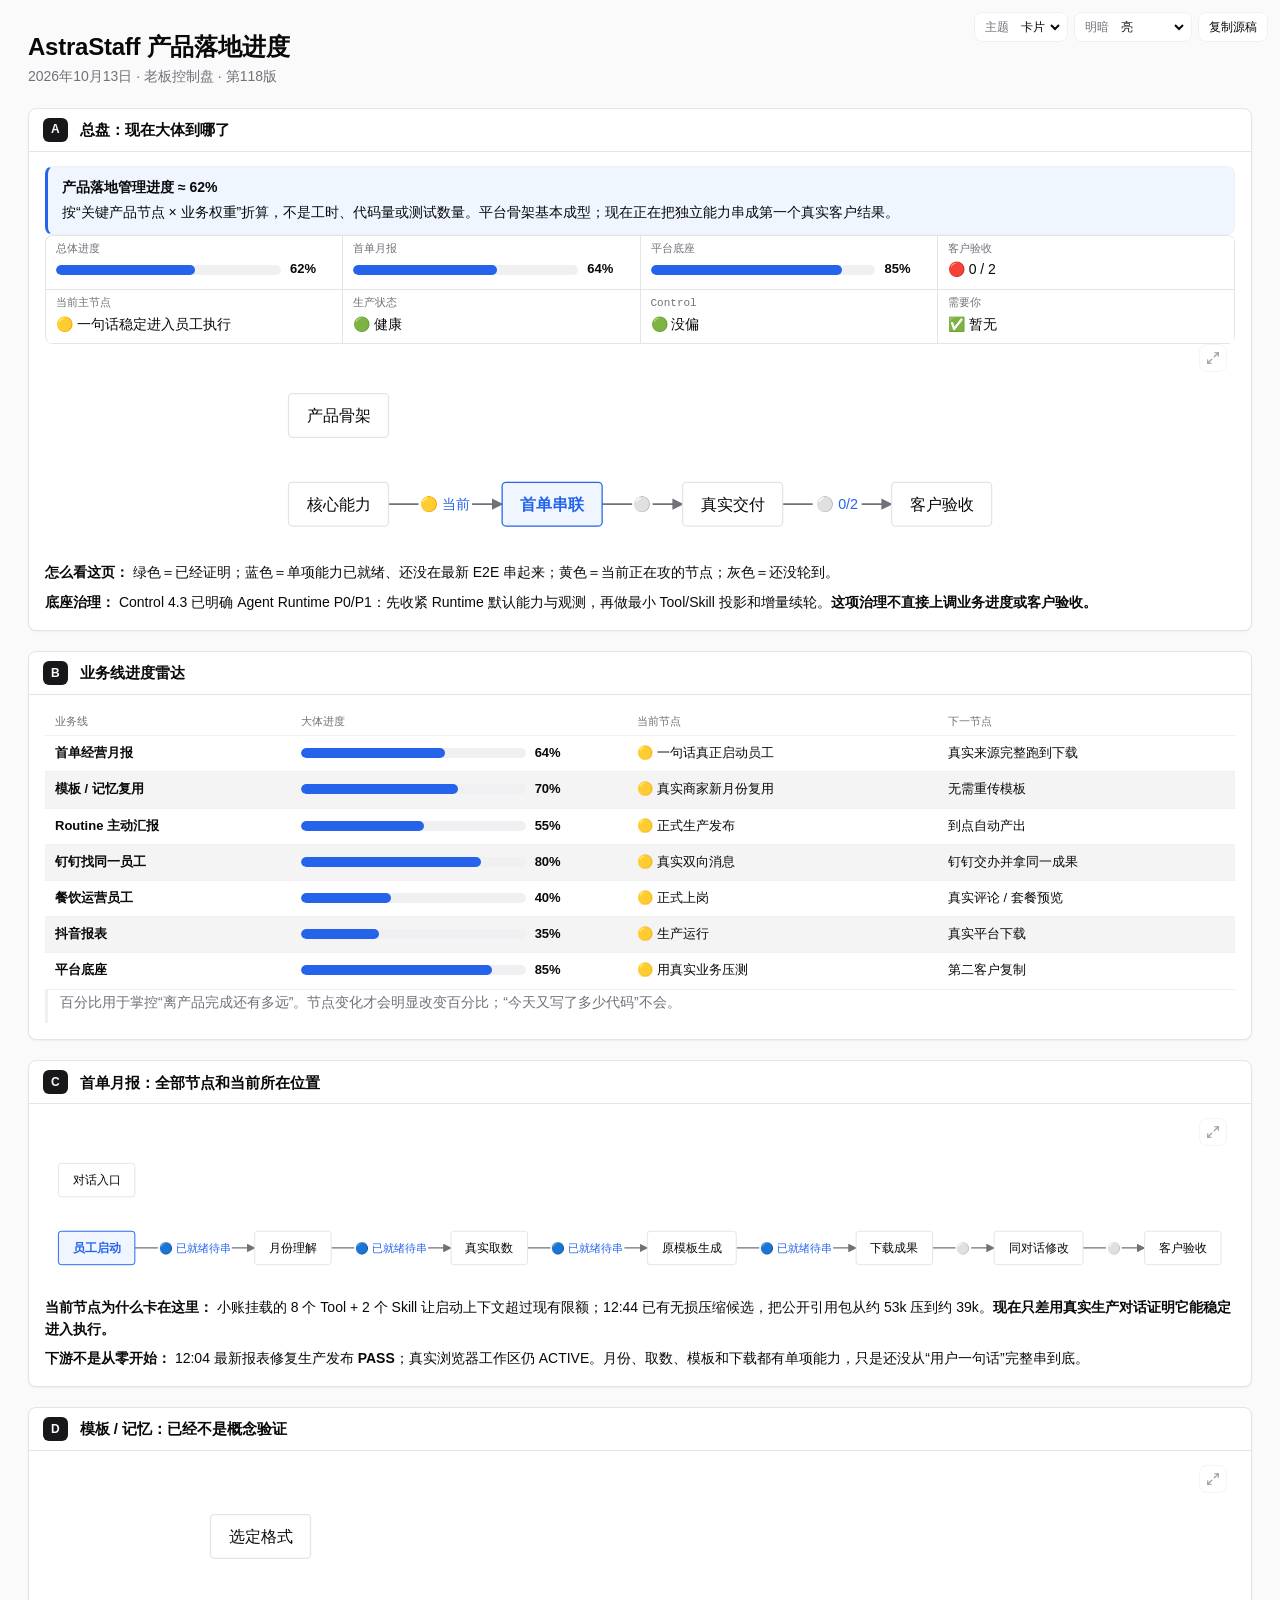
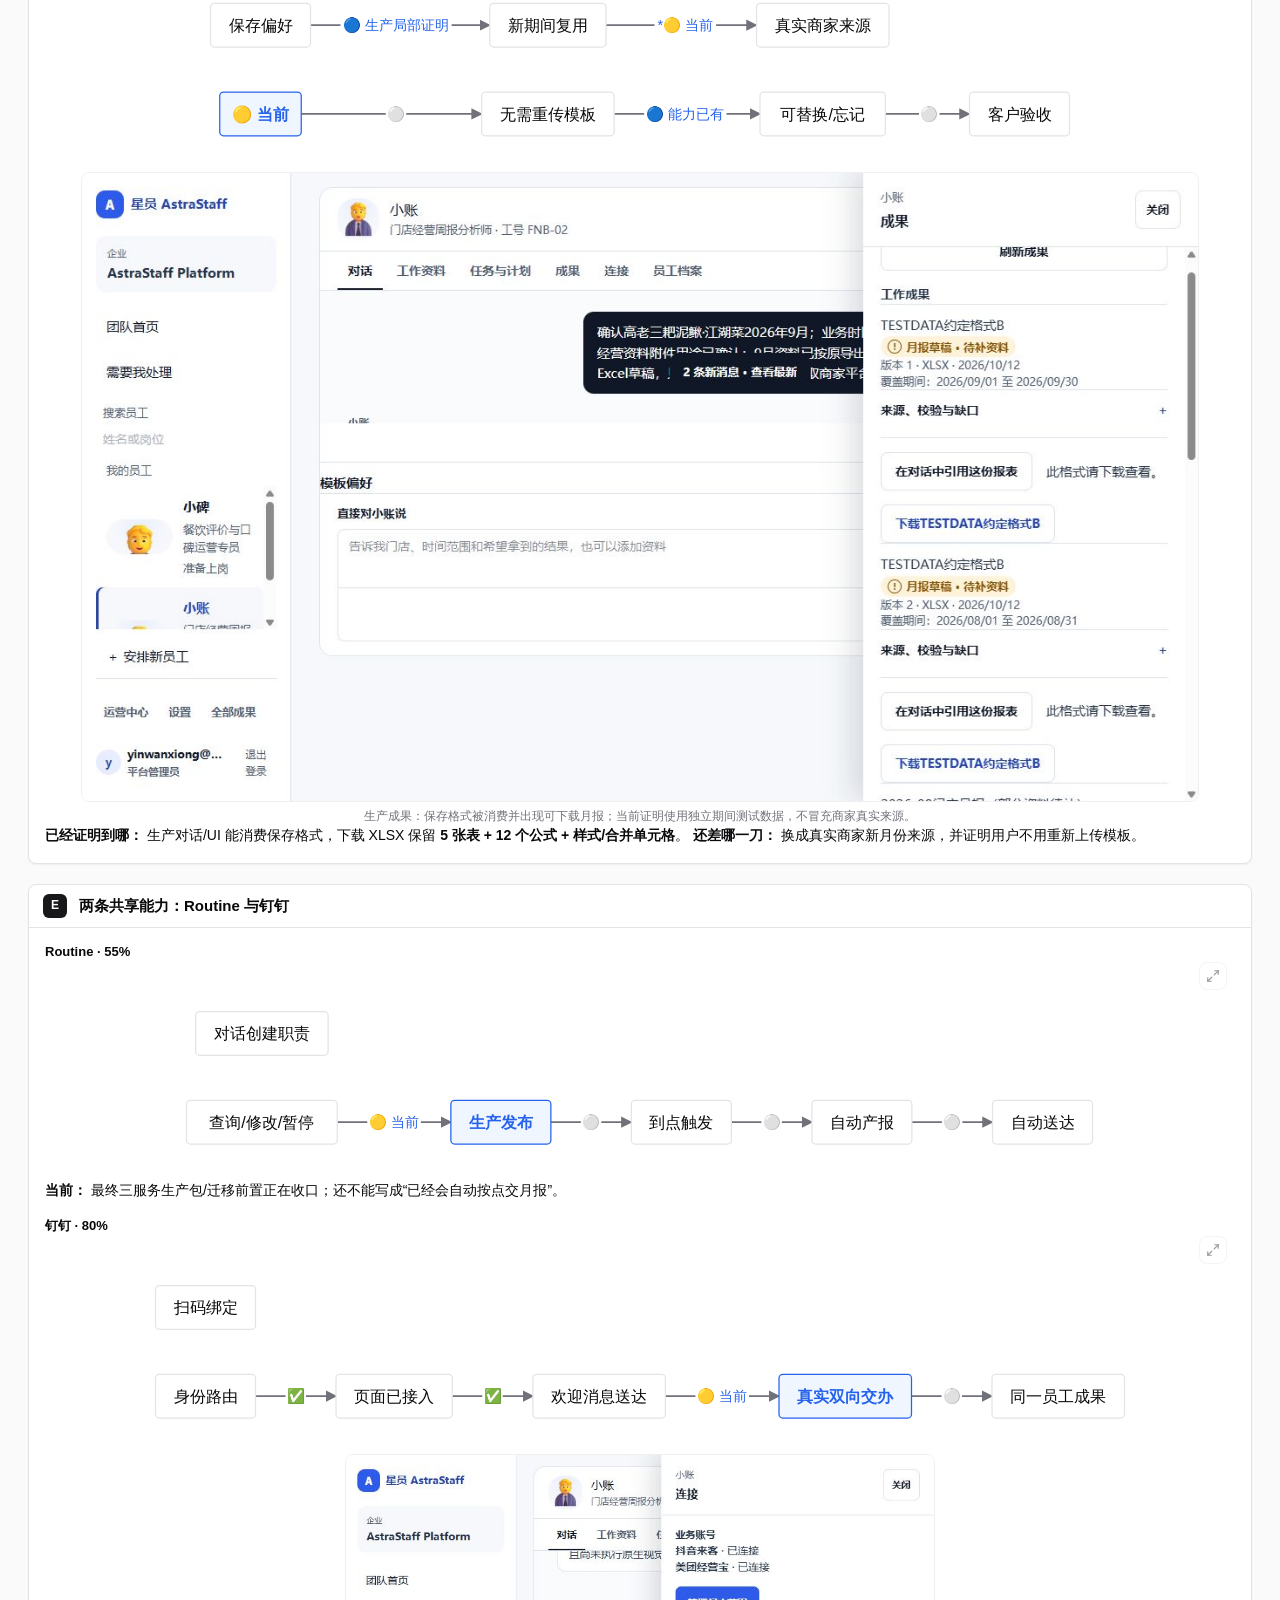
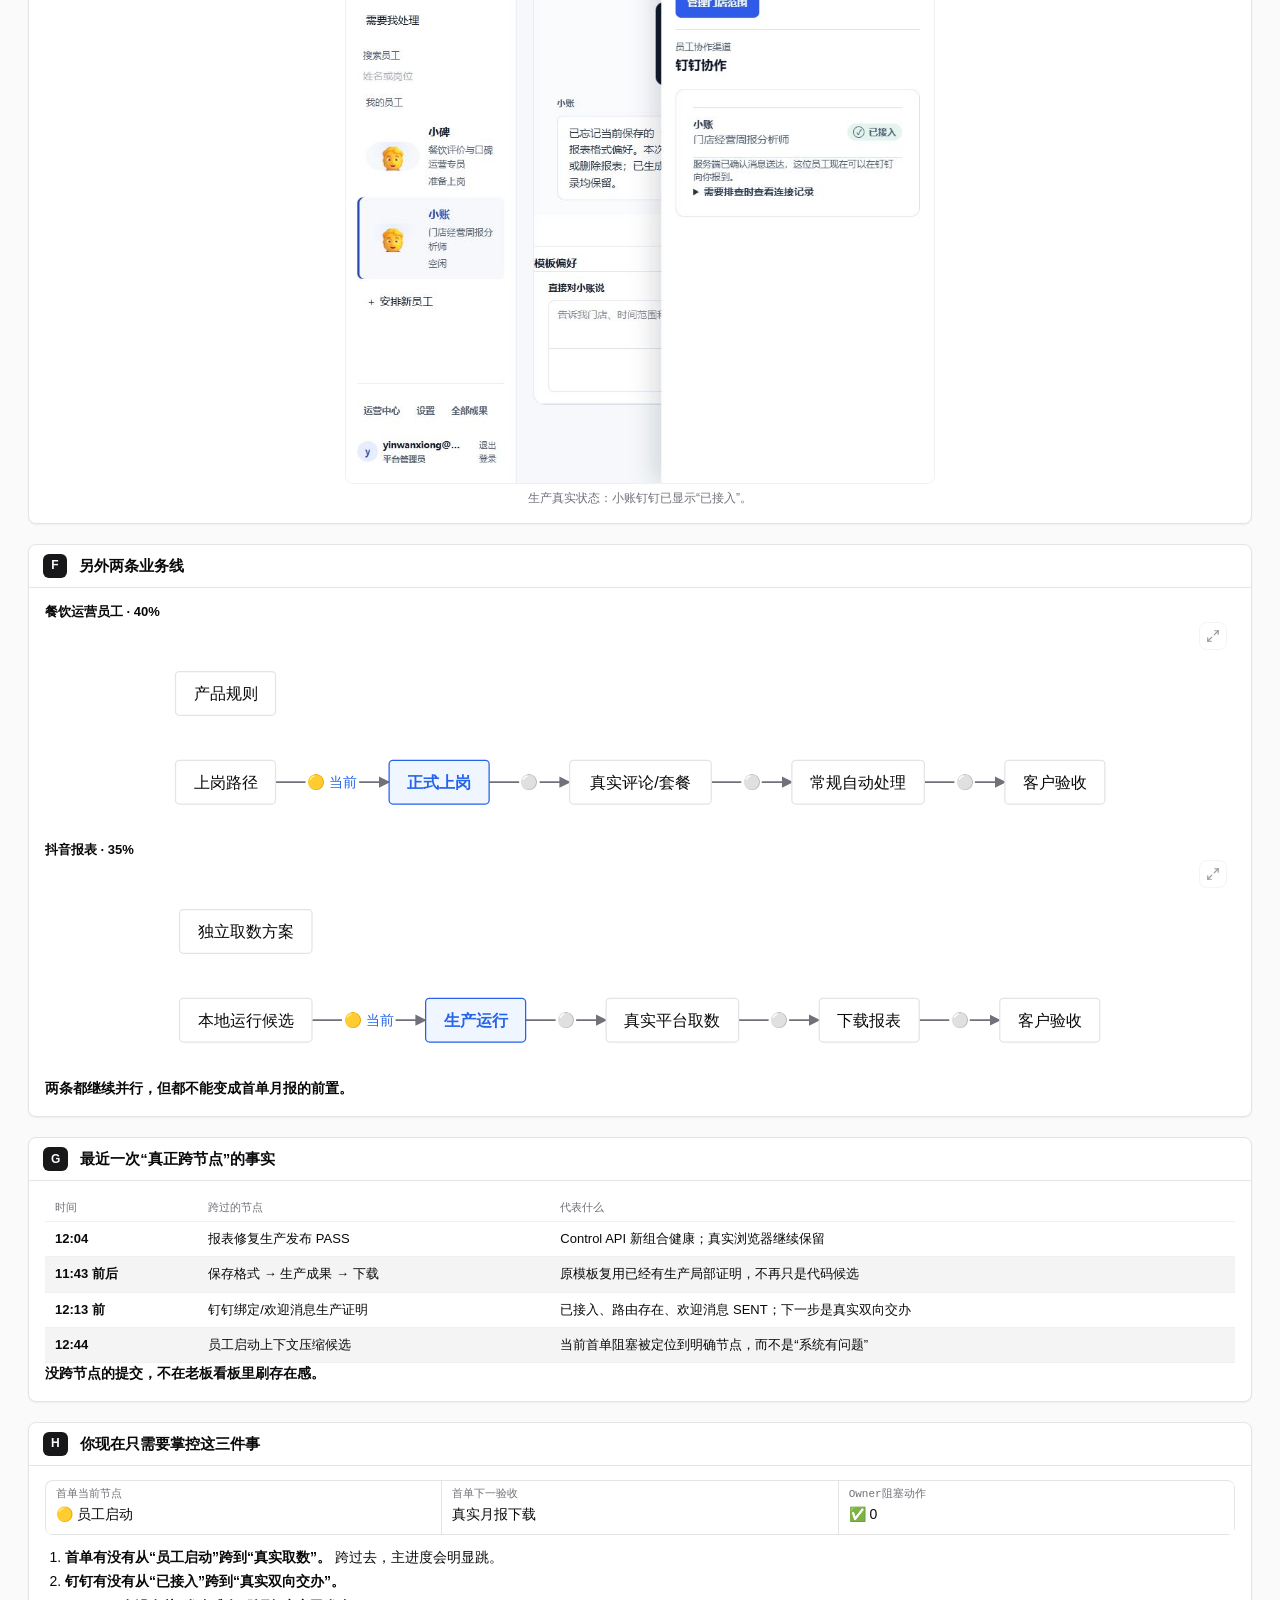
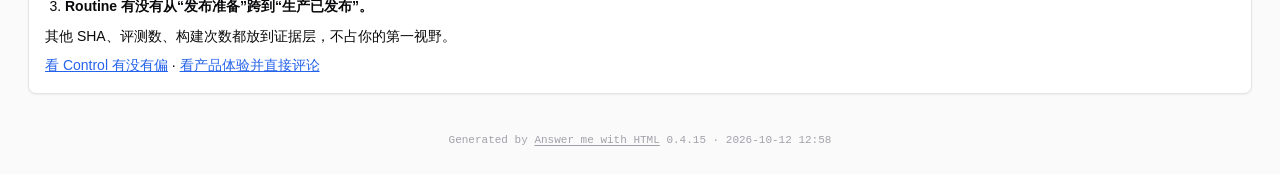
<file: index.html>
<!doctype html>
<html lang="zh-CN" data-theme="shadcn" data-mode="light" data-style="80">
<head>
<meta charset="utf-8">
<meta name="viewport" content="width=device-width, initial-scale=1">
<meta name="generator" content="Answer me with HTML 0.4.15">
<title>AstraStaff 产品落地进度</title>
<style>
html[data-theme="blueprint"], html[data-theme="blueprint"][data-mode="light"] {
  --font-sans: -apple-system, BlinkMacSystemFont, "Segoe UI", "PingFang SC", "Hiragino Sans GB", "Microsoft YaHei", Roboto, "Helvetica Neue", Arial, sans-serif;
  --font-mono: ui-monospace, SFMono-Regular, "JetBrains Mono", Menlo, Consolas, "Liberation Mono", monospace;
  --radius: 0px;
  --shadow: none;
  --bw: 1.5px;
  --head-font: var(--font-sans);
  --bg: #f6f6f3;
  --paper: #ffffff;
  --ink: #16181d;
  --ink-2: #4b5260;
  --ink-3: #8b929e;
  --line: #1d2026;
  --line-2: #d6dae1;
  --fill: #f3f5f8;
  --accent: #1d5fbf;
  --accent-bg: #e4ecf8;
  --ok: #1d5fbf;
  --ok-bg: #e4ecf8;
  --err: #c62828;
  --err-bg: #fbeaea;
  --warn: #a8620a;
  --warn-bg: #fdf3e2;
  --head-bg: #16181d;
  --head-fg: #ffffff;
}
html[data-theme="blueprint"][data-mode="dark"] {
  --bg: #081322;
  --paper: #0d1c31;
  --ink: #e6edf7;
  --ink-2: #a9b8cc;
  --ink-3: #6b7f99;
  --line: #c9d6e8;
  --line-2: #23385a;
  --fill: #12253f;
  --accent: #6ea8ff;
  --accent-bg: #16305a;
  --ok: #6ea8ff;
  --ok-bg: #16305a;
  --err: #ff7070;
  --err-bg: #3b1620;
  --warn: #f0b14a;
  --warn-bg: #3a2a10;
  --head-bg: #e6edf7;
  --head-fg: #081322;
}
@media (prefers-color-scheme: dark) {
html[data-theme="blueprint"][data-mode="auto"] {
  --bg: #081322;
  --paper: #0d1c31;
  --ink: #e6edf7;
  --ink-2: #a9b8cc;
  --ink-3: #6b7f99;
  --line: #c9d6e8;
  --line-2: #23385a;
  --fill: #12253f;
  --accent: #6ea8ff;
  --accent-bg: #16305a;
  --ok: #6ea8ff;
  --ok-bg: #16305a;
  --err: #ff7070;
  --err-bg: #3b1620;
  --warn: #f0b14a;
  --warn-bg: #3a2a10;
  --head-bg: #e6edf7;
  --head-fg: #081322;
}
}

html[data-theme="shadcn"], html[data-theme="shadcn"][data-mode="light"] {
  --font-sans: -apple-system, BlinkMacSystemFont, "Segoe UI", "PingFang SC", "Hiragino Sans GB", "Microsoft YaHei", Roboto, "Helvetica Neue", Arial, sans-serif;
  --font-mono: ui-monospace, SFMono-Regular, "JetBrains Mono", Menlo, Consolas, "Liberation Mono", monospace;
  --radius: 8px;
  --shadow: 0 1px 2px 0 rgba(0,0,0,0.05);
  --bw: 1px;
  --head-font: var(--font-sans);
  --bg: #fafafa;
  --paper: #ffffff;
  --ink: #09090b;
  --ink-2: #71717a;
  --ink-3: #a1a1aa;
  --line: #e4e4e7;
  --line-2: #f0f0f2;
  --fill: #f4f4f5;
  --accent: #2563eb;
  --accent-bg: #eff6ff;
  --ok: #16a34a;
  --ok-bg: #f0fdf4;
  --err: #dc2626;
  --err-bg: #fef2f2;
  --warn: #d97706;
  --warn-bg: #fffbeb;
  --head-bg: #18181b;
  --head-fg: #fafafa;
}
html[data-theme="shadcn"][data-mode="dark"] {
  --bg: #09090b;
  --paper: #121215;
  --ink: #fafafa;
  --ink-2: #a1a1aa;
  --ink-3: #71717a;
  --line: #27272a;
  --line-2: #1c1c1f;
  --fill: #18181b;
  --accent: #60a5fa;
  --accent-bg: #172554;
  --ok: #4ade80;
  --ok-bg: #052e16;
  --err: #f87171;
  --err-bg: #450a0a;
  --warn: #fbbf24;
  --warn-bg: #451a03;
  --head-bg: #fafafa;
  --head-fg: #18181b;
}
@media (prefers-color-scheme: dark) {
html[data-theme="shadcn"][data-mode="auto"] {
  --bg: #09090b;
  --paper: #121215;
  --ink: #fafafa;
  --ink-2: #a1a1aa;
  --ink-3: #71717a;
  --line: #27272a;
  --line-2: #1c1c1f;
  --fill: #18181b;
  --accent: #60a5fa;
  --accent-bg: #172554;
  --ok: #4ade80;
  --ok-bg: #052e16;
  --err: #f87171;
  --err-bg: #450a0a;
  --warn: #fbbf24;
  --warn-bg: #451a03;
  --head-bg: #fafafa;
  --head-fg: #18181b;
}
}

html[data-theme="paper"], html[data-theme="paper"][data-mode="light"] {
  --font-sans: -apple-system, BlinkMacSystemFont, "Segoe UI", "PingFang SC", "Hiragino Sans GB", "Microsoft YaHei", Roboto, "Helvetica Neue", Arial, sans-serif;
  --font-mono: ui-monospace, SFMono-Regular, "JetBrains Mono", Menlo, Consolas, "Liberation Mono", monospace;
  --font-serif: "Iowan Old Style", "Palatino Linotype", Palatino, Georgia, "Songti SC", "STSong", "Noto Serif CJK SC", "Source Han Serif SC", serif;
  --radius: 2px;
  --shadow: none;
  --bw: 1px;
  --head-font: var(--font-serif);
  --bg: #f5f2ea;
  --paper: #fdfbf6;
  --ink: #1f1c17;
  --ink-2: #57514a;
  --ink-3: #8c867b;
  --line: #cbc3b4;
  --line-2: #e5dfd3;
  --fill: #f3eee4;
  --accent: #8c2f1e;
  --accent-bg: #f5e5df;
  --ok: #2e6a3b;
  --ok-bg: #e4efe5;
  --err: #a3251b;
  --err-bg: #f7e3e0;
  --warn: #7f5300;
  --warn-bg: #f6ecd6;
  --head-bg: #1f1c17;
  --head-fg: #fdfbf6;
}
html[data-theme="paper"][data-mode="dark"] {
  --bg: #15130f;
  --paper: #1c1a15;
  --ink: #ebe5d8;
  --ink-2: #b5ad9e;
  --ink-3: #7b7467;
  --line: #4a443a;
  --line-2: #2d2a24;
  --fill: #242119;
  --accent: #e59a7d;
  --accent-bg: #3a2219;
  --ok: #8cc79a;
  --ok-bg: #1c3122;
  --err: #f0928a;
  --err-bg: #3a1d1a;
  --warn: #e3b866;
  --warn-bg: #352a13;
  --head-bg: #ebe5d8;
  --head-fg: #15130f;
}
@media (prefers-color-scheme: dark) {
html[data-theme="paper"][data-mode="auto"] {
  --bg: #15130f;
  --paper: #1c1a15;
  --ink: #ebe5d8;
  --ink-2: #b5ad9e;
  --ink-3: #7b7467;
  --line: #4a443a;
  --line-2: #2d2a24;
  --fill: #242119;
  --accent: #e59a7d;
  --accent-bg: #3a2219;
  --ok: #8cc79a;
  --ok-bg: #1c3122;
  --err: #f0928a;
  --err-bg: #3a1d1a;
  --warn: #e3b866;
  --warn-bg: #352a13;
  --head-bg: #ebe5d8;
  --head-fg: #15130f;
}
}

html:lang(zh-Hant)[data-theme][data-mode], html:lang(zh-TW)[data-theme][data-mode], html:lang(zh-HK)[data-theme][data-mode], html:lang(zh-MO)[data-theme][data-mode] {
  --font-sans: -apple-system, BlinkMacSystemFont, "Segoe UI", "PingFang TC", "Heiti TC", "Microsoft JhengHei", "Noto Sans CJK TC", "Noto Sans TC", "PingFang SC", "Microsoft YaHei", Roboto, "Helvetica Neue", Arial, sans-serif;
}

html:lang(ja)[data-theme][data-mode] {
  --font-sans: -apple-system, BlinkMacSystemFont, "Segoe UI", "Hiragino Sans", "Hiragino Kaku Gothic ProN", "Yu Gothic UI", "Yu Gothic", Meiryo, "Noto Sans CJK JP", "Noto Sans JP", "PingFang SC", "Microsoft YaHei", Roboto, "Helvetica Neue", Arial, sans-serif;
}

/* Answer me with HTML base — uses theme variables only, never hard-coded colors (theme tokens and decorations: themes/<name>.js). Exception: the var() fallbacks of diagrams (flow / sequence) equal the blueprint light tokens, guarded by a test. */
*, *::before, *::after { box-sizing: border-box; }
html, body { margin: 0; padding: 0; }
body {
  background: var(--bg); color: var(--ink);
  font-family: var(--font-sans); font-size: 14px; line-height: 1.55;
  -webkit-font-smoothing: antialiased;
}
code, pre, kbd { font-family: var(--font-mono); }

/* ── Toolbar ─────────────────────────────── */
.am-toolbar {
  position: fixed; top: 12px; right: 12px; z-index: 10; display: flex; gap: 6px;
}
.am-btn {
  font: 12px/1 var(--font-sans); color: var(--ink); background: var(--paper);
  border: 1px solid var(--line-2); border-radius: var(--radius); padding: 7px 10px; cursor: pointer;
}
.am-btn:hover { border-color: var(--ink-3); }
.am-btn:focus-visible { outline: 2px solid var(--accent); outline-offset: 2px; }
/* Theme and mode lists: a label and a native select inside one button-like box */
.am-pick {
  display: flex; align-items: center; gap: 6px; font: 12px/1 var(--font-sans); color: var(--ink-2); background: var(--paper);
  border: 1px solid var(--line-2); border-radius: var(--radius); padding: 0 4px 0 10px;
}
.am-pick:hover { border-color: var(--ink-3); }
.am-pick:focus-within { outline: 2px solid var(--accent); outline-offset: 2px; }
.am-pick select {
  font: inherit; color: var(--ink); background: transparent; border: 0; padding: 6px 2px; cursor: pointer; outline: none;
}
.am-pick option { color: var(--ink); background: var(--paper); }

/* ── Header ───────────────────────────────── */
.am-head { margin: 0 0 20px; padding-right: 300px; }
.am-head h1 { margin: 0; font-size: 24px; line-height: 1.25; letter-spacing: -0.01em; }
.am-sub { margin: 4px 0 0; color: var(--ink-2); }
.am-head-meta { display: flex; flex-wrap: wrap; gap: 6px 18px; margin-top: 10px; font-size: 12px; color: var(--ink-2); }
.am-head-meta b { font-family: var(--font-mono); font-weight: 400; color: var(--ink-3); margin-right: 6px; }
.am-intro { margin-top: 12px; max-width: 80ch; }

/* ── sheet template ────────────────────────── */
.am-sheet { max-width: 1680px; margin: 0 auto; padding: 32px 28px 40px; }
.am-frame { position: relative; }
.am-grid {
  display: grid; grid-template-columns: repeat(var(--cols, 3), minmax(0, 1fr));
  gap: 20px; align-items: start;
}
.am-ruler { display: none; }
.am-ruler span { flex: 1; display: flex; align-items: center; justify-content: center; }
.am-ruler--top, .am-ruler--bottom { left: 18px; right: 18px; height: 18px; }
.am-ruler--top { top: 0; }
.am-ruler--bottom { bottom: 0; }
.am-ruler--left, .am-ruler--right { top: 18px; bottom: 18px; width: 18px; flex-direction: column; }
.am-ruler--left { left: 0; }
.am-ruler--right { right: 0; }
.am-ruler--top span + span, .am-ruler--bottom span + span { border-left: 1px solid var(--line); }
.am-ruler--left span + span, .am-ruler--right span + span { border-top: 1px solid var(--line); }

/* ── Panels ───────────────────────────────── */
.am-panel {
  background: var(--paper); border: var(--bw) solid var(--line); border-radius: var(--radius);
  box-shadow: var(--shadow); min-width: 0; overflow: hidden;
}
.am-panel-head {
  display: flex; align-items: stretch; gap: 0; border-bottom: var(--bw) solid var(--line); min-height: 34px;
}
.am-panel-id {
  display: flex; align-items: center; justify-content: center; min-width: 34px; padding: 0 8px;
  background: var(--head-bg); color: var(--head-fg); font-weight: 600; font-size: 14px;
}
.am-panel-head h2 { margin: 0; padding: 7px 12px; font-size: 15px; font-weight: 600; flex: 1; display: flex; align-items: center; }
.am-panel-meta { align-self: center; padding: 0 12px; font: 11px/1.3 var(--font-mono); color: var(--ink-2); text-align: right; }
.am-panel-body { padding: 14px 16px 16px; }
.am-panel-body > * + * { margin-top: 12px; }

/* ── Markdown body ───────────────────────── */
.am-md > :first-child { margin-top: 0; }
.am-md > :last-child { margin-bottom: 0; }
.am-md p { margin: 0 0 8px; }
.am-md ul, .am-md ol { margin: 0 0 8px; padding-left: 20px; }
.am-md li + li { margin-top: 3px; }
.am-md h3, .am-md h4 { margin: 14px 0 6px; font-size: 13px; }
.am-md a { color: var(--accent); }
.am-md blockquote { margin: 0 0 8px; padding: 2px 12px; border-left: 3px solid var(--line-2); color: var(--ink-2); }
.am-md :not(pre) > code { font-size: 0.9em; background: var(--fill); padding: 1px 5px; border-radius: 4px; }
.am-md hr { border: 0; border-top: 1px solid var(--line-2); margin: 12px 0; }
.am-md table { width: 100%; border-collapse: collapse; font-size: 13px; }
.am-md th {
  text-align: left; font: 11px/1.3 var(--font-mono); color: var(--ink-2); font-weight: 400;
  padding: 6px 10px; border-bottom: 1px solid var(--line-2);
}
/* th { text-align: left } outranks the align attribute from Markdown alignment, so restore right and center columns explicitly. */
.am-md th[align="right"] { text-align: right; }
.am-md th[align="center"] { text-align: center; }
.am-md td { padding: 7px 10px; border-bottom: 1px solid var(--line-2); vertical-align: top; }
.am-md tbody tr:nth-child(even) td { background: var(--fill); }
.am-table-wrap { overflow-x: auto; }
/* Images scale down to the panel and never past 70% of the window height, keeping their shape. */
.am-md img { max-width: 100%; max-height: 70vh; height: auto; }
.am-figure { margin: 0; text-align: center; }
.am-figure img { display: block; margin: 0 auto; border: 1px solid var(--line-2); border-radius: var(--radius); }
.am-figure figcaption { margin-top: 6px; font-size: 12px; line-height: 1.4; color: var(--ink-2); }
.am-code {
  margin: 0; padding: 12px 14px; background: var(--fill); border: 1px solid var(--line-2);
  border-radius: var(--radius); overflow-x: auto; font-size: 12.5px; line-height: 1.5;
}
/* Ask: a decision the reader makes; the suggested option starts selected */
.am-ask { margin: 10px 0; padding: 10px 12px 8px; border: 1px solid var(--line-2); border-radius: var(--radius); background: var(--fill); min-width: 0; }
/* The question floats inside the box, so a long question wraps like text instead of riding on the border */
.am-ask-q { float: left; width: 100%; padding: 0; margin-bottom: 4px; font-weight: 600; }
/* Two columns: the control, then the label, tag and note, which wrap under the label and never under the control */
.am-ask-opt { clear: both; display: grid; grid-template-columns: auto minmax(0, 1fr); column-gap: 8px; align-items: baseline; padding: 5px 2px; cursor: pointer; }
.am-ask-opt input { margin: 0; accent-color: var(--accent); position: relative; top: 2px; }
.am-ask-tag { display: inline-block; font-size: 11px; line-height: 1.5; color: var(--accent); border: 1px solid var(--accent); border-radius: 999px; padding: 0 6px; white-space: nowrap; }
.am-ask-note { display: block; color: var(--ink-2); }
/* Comment box under each panel, and the Reply sheet */
.am-comment-btn {
  display: flex; flex-shrink: 0; align-self: center; margin: 0 6px 0 auto; color: var(--ink-3); background: transparent;
  border: 1px solid transparent; border-radius: var(--radius); padding: 3px; cursor: pointer;
}
.am-panel-meta + .am-comment-btn { margin-left: 0; }
.am-panel:hover .am-comment-btn, .am-comment-btn:focus-visible, .am-comment-btn[aria-expanded="true"] { border-color: var(--line-2); color: var(--ink-2); }
.am-panel .am-comment-btn.am-comment-btn--on { color: var(--accent); border-color: var(--accent); }
.am-panel--bare { position: relative; }
.am-panel--bare > .am-comment-btn { position: absolute; top: 4px; right: 0; }
.am-comment { padding: 0 14px 12px; }
.am-comment textarea, .am-reply textarea {
  width: 100%; font: 13px/1.5 var(--font-sans); color: var(--ink); background: var(--paper);
  border: 1px solid var(--line-2); border-radius: var(--radius); padding: 8px 10px; resize: vertical;
}
.am-comment textarea:focus-visible, .am-reply textarea:focus-visible { outline: 2px solid var(--accent); outline-offset: 1px; }
.am-btn--reply { color: var(--paper); background: var(--ink); border-color: var(--ink); }
.am-btn--reply:hover { opacity: .88; }
.am-reply {
  width: min(640px, calc(100vw - 32px)); padding: 16px; color: var(--ink); background: var(--paper);
  border: 1px solid var(--line-2); border-radius: var(--radius); box-shadow: 0 12px 40px rgba(0,0,0,.25);
}
.am-reply::backdrop { background: rgba(0,0,0,.35); }
.am-reply-head { display: flex; flex-wrap: wrap; align-items: baseline; gap: 4px 10px; margin-bottom: 10px; }
.am-reply-head span { color: var(--ink-2); font-size: 13px; }
.am-reply textarea { font-family: var(--font-mono); font-size: 12.5px; }
.am-reply-actions { display: flex; justify-content: flex-end; gap: 8px; margin-top: 10px; }
.am-reply .am-btn:disabled { opacity: .5; cursor: default; }
/* Code block: a header (title or path:lines, language, copy), then one span per line; numbered blocks show the line number in a gutter */
.am-codeblock { margin: 10px 0; min-width: 0; }
.am-codeblock .am-code { border-top-left-radius: 0; border-top-right-radius: 0; padding: 10px 0; }
.am-code-head {
  display: flex; align-items: center; gap: 8px; padding: 5px 6px 5px 12px; font: 12px/1.3 var(--font-sans); color: var(--ink-2);
  background: var(--paper); border: 1px solid var(--line-2); border-bottom: 0; border-radius: var(--radius) var(--radius) 0 0;
}
.am-code-title { font-family: var(--font-mono); overflow: hidden; text-overflow: ellipsis; white-space: nowrap; min-width: 0; }
.am-code-lang { margin-left: auto; color: var(--ink-3); text-transform: lowercase; }
.am-code-copy { font: 12px/1 var(--font-sans); color: var(--ink-2); background: transparent; border: 1px solid var(--line-2); border-radius: var(--radius); padding: 4px 8px; cursor: pointer; margin-left: auto; }
.am-code-lang + .am-code-copy { margin-left: 0; }
.am-code-copy:hover { border-color: var(--ink-3); color: var(--ink); }
.am-code-copy:focus-visible { outline: 2px solid var(--accent); outline-offset: 2px; }
.am-code code { display: block; min-width: max-content; }
.am-ln { display: block; padding: 0 14px; min-height: 1.5em; white-space: pre; }
.am-ln--hl { background: var(--accent-bg); box-shadow: inset 3px 0 0 var(--accent); }
.am-code--num .am-ln::before {
  content: attr(data-n); display: inline-block; width: 3.5ch; margin-right: 12px; text-align: right; color: var(--ink-3);
  user-select: none; -webkit-user-select: none;
}

/* ── Status badges ok / no / warn ──────────────── */
.am-status { white-space: nowrap; font-weight: 500; }
.am-status--ok { color: var(--ok); }
.am-status--no { color: var(--err); }
.am-status--warn { color: var(--warn); }
.am-status-icon { display: inline-block; width: 1.1em; font-weight: 700; }

/* ── callout ─────────────────────────────── */
.am-callout {
  border: 1px solid var(--line-2); border-left: 3px solid var(--accent); background: var(--accent-bg);
  padding: 10px 14px; border-radius: var(--radius);
}
.am-callout--ok { border-left-color: var(--ok); background: var(--ok-bg); }
.am-callout--warn { border-left-color: var(--warn); background: var(--warn-bg); }
.am-callout--err { border-left-color: var(--err); background: var(--err-bg); }
.am-callout-title { font-weight: 600; margin-bottom: 4px; }

/* ── kv title block ─────────────────────────── */
.am-kv {
  display: grid; grid-template-columns: repeat(var(--kv-cols, 2), minmax(0, 1fr)); margin: 0;
  border-top: var(--bw) solid var(--line); border-left: var(--bw) solid var(--line);
}
.am-kv-cell { border-right: var(--bw) solid var(--line); border-bottom: var(--bw) solid var(--line); padding: 6px 10px 8px; min-width: 0; }
.am-kv-cell--wide { grid-column: 1 / -1; }
.am-kv dt { font: 11px/1.4 var(--font-mono); color: var(--ink-2); }
.am-kv dd { margin: 2px 0 0; font-size: 14px; font-weight: 500; overflow-wrap: anywhere; }
.am-kv-cell--wide dd { font-size: 17px; font-weight: 600; }

/* ── timeline ────────────────────────────── */
.am-timeline { list-style: none; margin: 0; padding: 0; }
.am-timeline--h { display: grid; grid-template-columns: repeat(var(--n, 1), minmax(0, 1fr)); padding-top: 4px; }
.am-timeline--h li { position: relative; text-align: center; padding: 0 6px; }
.am-timeline--h li::before {
  content: ""; position: absolute; top: 31px; left: 0; right: 0; border-top: var(--bw) solid var(--line);
}
.am-timeline--h li:first-child::before { left: 50%; }
.am-timeline--h li:last-child::before { right: 50%; }
.am-tl-when { display: block; font-size: 15px; font-weight: 500; height: 24px; }
.am-tl-dot {
  position: relative; display: block; width: 11px; height: 11px; margin: 2px auto 8px;
  border: var(--bw) solid var(--line); border-radius: 50%; background: var(--paper);
}
.am-tl-item--hi .am-tl-dot { background: var(--accent); border-color: var(--accent); }
.am-tl-title { display: block; font-size: 12.5px; font-weight: 500; }
.am-tl-text { display: block; font-size: 12px; color: var(--ink-2); line-height: 1.45; }
.am-timeline--v li { position: relative; padding: 0 0 14px 22px; }
.am-timeline--v li::before { content: ""; position: absolute; left: 5px; top: 6px; bottom: -6px; border-left: var(--bw) solid var(--line-2); }
.am-timeline--v li:last-child::before { display: none; }
.am-timeline--v .am-tl-dot { position: absolute; left: 0; top: 4px; margin: 0; }
.am-timeline--v .am-tl-when { display: inline; height: auto; font: 12px var(--font-mono); color: var(--ink-2); margin-right: 8px; }
.am-timeline--v .am-tl-title { display: inline; font-size: 14px; }
.am-timeline--v .am-tl-text { margin-top: 2px; }

/* ── annot sentence notes ──────────────────────── */
.am-annot + .am-annot { border-top: 1px solid var(--line-2); padding-top: 12px; }
.am-annot-head { display: flex; justify-content: space-between; gap: 12px; font-size: 13px; font-weight: 600; margin-bottom: 8px; }
.am-annot-meta { font: 11px var(--font-mono); font-weight: 400; color: var(--ink-2); }
.am-annot-scroll { overflow-x: auto; }
.am-annot-line {
  position: relative; display: inline-block; white-space: pre; font: 14px/1.6 var(--font-mono);
  padding-bottom: calc(var(--rows, 0) * 17px + 14px);
}
.am-annot-line--wrap { display: block; white-space: normal; padding-bottom: 10px; }
.am-annot-line--wrap .am-seg { white-space: nowrap; }
.am-seg { position: relative; }
.am-seg::after {
  content: ""; position: absolute; left: 1px; right: 1px; top: calc(100% + 1px); height: 5px;
  border: 1px solid var(--accent); border-top: 0;
}
.am-seg-n {
  position: absolute; left: 0; top: calc(100% + 8px + var(--row, 0) * 17px);
  font: 11px/16px var(--font-sans); color: var(--accent); white-space: nowrap;
}
.am-seg--err { color: var(--err); }
.am-seg--err::after { border-color: var(--err); }
.am-seg--err .am-seg-n { color: var(--err); }
.am-annot-caption { font-size: 12px; color: var(--ink-2); }

/* ── limits bars ───────────────────────── */
.am-lim + .am-lim { margin-top: 14px; }
.am-lim-head { display: flex; justify-content: space-between; gap: 12px; font-size: 13px; margin-bottom: 4px; }
.am-lim-val { font: 12px var(--font-mono); color: var(--accent); white-space: nowrap; }
.am-lim-track { position: relative; height: 12px; border: 1px solid var(--line-2); background: var(--fill); border-radius: calc(var(--radius) / 2); }
.am-lim-fill { position: absolute; left: 0; top: 0; bottom: 0; background: var(--accent-bg); border-right: 1px solid var(--accent); }
.am-lim-mark { position: absolute; top: -4px; bottom: -4px; border-left: 2px solid var(--accent); }
.am-lim.is-over .am-lim-fill { background: var(--err-bg); border-right-color: var(--err); }
.am-lim.is-over .am-lim-val { color: var(--err); }
.am-lim-ticks { position: relative; height: 16px; font: 10px/16px var(--font-mono); color: var(--ink-3); }
.am-lim-ticks span { position: absolute; transform: translateX(-50%); }
.am-lim-ticks span:first-child { transform: none; }
.am-lim-note { font-size: 11px; color: var(--ink-2); margin-left: 6px; }

/* ── tree ─────────────────────────── */
.am-tree { font-size: 13px; }
.am-tree-root { display: flex; justify-content: center; position: relative; padding-bottom: 18px; }
.am-tree-root::after { content: ""; position: absolute; bottom: 0; left: 50%; height: 18px; border-left: var(--bw) solid var(--line); }
.am-tree-root--solo { padding-bottom: 12px; }
.am-tree-root--solo::after { display: none; }
.am-tree-box {
  border: var(--bw) solid var(--line); background: var(--paper); padding: 6px 14px; text-align: center;
  border-radius: var(--radius); font-weight: 600;
}
.am-tree-box small { display: block; font-weight: 400; color: var(--ink-2); font-size: 12px; }
.am-tree-box--root { background: var(--accent-bg); font-size: 15px; padding: 8px 28px; }
.am-tree-cols { display: grid; grid-template-columns: repeat(var(--n, 1), minmax(0, 1fr)); }
.am-tree-col { position: relative; padding: 18px 8px 0; min-width: 0; }
.am-tree-col::before { content: ""; position: absolute; top: 0; left: 0; right: 0; border-top: var(--bw) solid var(--line); }
.am-tree-col:first-child::before { left: 50%; }
.am-tree-col:last-child::before { right: 50%; }
.am-tree-col::after { content: ""; position: absolute; top: 0; left: 50%; height: 18px; border-left: var(--bw) solid var(--line); }
.am-tree-list, .am-tree-list ul { list-style: none; margin: 0; padding: 0; }
.am-tree-col > .am-tree-list { margin: 8px 0 0 14px; }
.am-tree-list ul { margin-left: 16px; }
.am-tree-list li { position: relative; padding: 3px 0 3px 18px; }
.am-tree-list li::before { content: ""; position: absolute; left: 0; top: 0.95em; width: 12px; border-top: 1px solid var(--ink-3); }
.am-tree-list li::after { content: ""; position: absolute; left: 0; top: 0; bottom: 0; border-left: 1px solid var(--ink-3); }
.am-tree-list li:last-child::after { bottom: auto; height: 0.95em; }
.am-tree-tag { font: 11px var(--font-mono); color: var(--ink-3); margin-right: 4px; }
.am-tree code { font: 12px var(--font-mono); }
.am-tree-sub { display: block; font-size: 11.5px; color: var(--ink-2); }
.am-tree-hi > .am-tree-label { color: var(--accent); font-weight: 600; }

/* ── Diagrams (flow / sequence) ───────────────── */
.am-diagram { margin: 0; overflow-x: auto; text-align: center; }
/* Embedded previews can lose html[data-theme]; the fallbacks keep diagrams readable, and defined theme variables still win. */
.am-diagram svg { max-width: 100%; height: auto; font-family: var(--font-sans, sans-serif); }
.am-diagram text { fill: var(--ink, #16181d); font-size: 13px; }
.am-node-shape { fill: var(--paper, #ffffff); stroke: var(--line, #1d2026); stroke-width: var(--bw, 1.5px); }
.am-node--hi .am-node-shape { fill: var(--accent-bg, #e4ecf8); stroke: var(--accent, #1d5fbf); }
.am-node--hi text { fill: var(--accent, #1d5fbf); font-weight: 600; }
.am-edge { fill: none; stroke: var(--ink-2, #4b5260); stroke-width: 1.3; }
.am-edge--dashed { stroke-dasharray: 5 4; }
.am-arrow { fill: var(--ink-2, #4b5260); }
.am-edge-label rect { fill: var(--paper, #ffffff); }
.am-diagram .am-edge-label text { fill: var(--accent, #1d5fbf); font-size: 11.5px; }
.am-cluster { fill: var(--fill, #f3f5f8); stroke: var(--line-2, #d6dae1); stroke-width: 1; stroke-dasharray: 4 3; }
.am-diagram .am-cluster-label { fill: var(--ink-2, #4b5260); font: 11px var(--font-mono, monospace); }
.am-lifeline { stroke: var(--ink-3, #8b929e); stroke-width: 1; stroke-dasharray: 4 4; }
.am-actor { fill: var(--paper, #ffffff); stroke: var(--line, #1d2026); stroke-width: var(--bw, 1.5px); }
.am-note { fill: var(--warn-bg, #fdf3e2); stroke: var(--warn, #a8620a); stroke-width: 1; }
.am-diagram .am-step { fill: var(--ink-3, #8b929e); font: 10px var(--font-mono, monospace); }

.am-diagram-expand {
  /* In flow and sticky: it sits at the right edge and stays in view when the diagram scrolls sideways.
     It takes its own row above the drawing, so it never covers a node at the top-right corner of the drawing. */
  position: sticky; left: calc(100% - 36px); z-index: 2;
  display: flex; align-items: center; justify-content: center;
  width: 28px; height: 28px; padding: 0; margin: 0 8px 4px auto;
  color: var(--ink-2); background: var(--paper);
  border: var(--bw, 1px) solid var(--line-2); border-radius: var(--radius);
  cursor: pointer; opacity: 0.72;
  transition: opacity 0.15s, color 0.15s, border-color 0.15s, background 0.15s;
}
.am-diagram:hover .am-diagram-expand,
.am-diagram-expand:focus-visible { opacity: 1; }
.am-diagram-expand:hover {
  opacity: 1; color: var(--ink); border-color: var(--accent); background: var(--fill);
}
.am-diagram-expand:focus-visible { outline: 2px solid var(--accent); outline-offset: 1px; }

/* ── Diagram Lightbox and Pan-Zoom Viewer ─────────── */
.am-lightbox {
  position: fixed; inset: 0; z-index: 1000;
  display: flex; flex-direction: column;
  touch-action: none;
}
.am-lightbox[hidden] { display: none !important; }

.am-lightbox-backdrop {
  position: absolute; inset: 0;
  background: rgba(0, 0, 0, 0.72);
  backdrop-filter: blur(6px);
  -webkit-backdrop-filter: blur(6px);
}

.am-lightbox-header {
  position: absolute; top: 12px; left: 24px; right: 24px; height: 36px;
  display: flex; align-items: center; justify-content: space-between;
  z-index: 10; pointer-events: none;
}
.am-lightbox-title {
  display: inline-flex; align-items: center; gap: 8px;
  color: rgba(255, 255, 255, 0.92);
  font: 13px/1 var(--font-sans, sans-serif); font-weight: 500;
  text-shadow: 0 1px 3px rgba(0, 0, 0, 0.6);
  pointer-events: auto;
  overflow: hidden; text-overflow: ellipsis; white-space: nowrap; max-width: 60vw;
}
.am-lightbox-title svg { stroke: rgba(255, 255, 255, 0.85); flex-shrink: 0; }
.am-lightbox-actions {
  display: flex; align-items: center; gap: 8px; pointer-events: auto;
}
.am-lightbox-close {
  width: 32px; height: 32px;
  background: var(--paper);
  border: var(--bw, 1px) solid var(--line-2);
  border-radius: 50%;
  color: var(--ink);
  font-size: 15px; line-height: 1;
  cursor: pointer;
  display: flex; align-items: center; justify-content: center;
  box-shadow: 0 4px 12px rgba(0, 0, 0, 0.25);
  transition: background 0.15s, color 0.15s, transform 0.15s, border-color 0.15s;
}
.am-lightbox-close:hover {
  color: var(--accent); border-color: var(--accent); background: var(--fill); transform: scale(1.05);
}
.am-lightbox-close:focus-visible { outline: 2px solid var(--accent); outline-offset: 1px; }

.am-lightbox-stage {
  position: absolute;
  top: 54px; bottom: 20px; left: 24px; right: 24px;
  background: var(--paper);
  border: var(--bw, 1px) solid var(--line-2);
  border-radius: max(var(--radius), 14px);
  box-shadow: 0 24px 64px rgba(0, 0, 0, 0.45);
  overflow: hidden;
  cursor: grab;
  user-select: none;
  -webkit-user-select: none;
}
.am-lightbox-stage.am-panning { cursor: grabbing; }

.am-lightbox-canvas {
  position: absolute; left: 0; top: 0;
  transform-origin: 0 0;
  will-change: transform;
  pointer-events: none;
}
.am-lightbox-canvas svg {
  max-width: none !important;
  max-height: none !important;
  display: block;
  font-family: var(--font-sans, sans-serif);
}

/* ── doc template ────────────────────────── */
.am-doc { max-width: 1120px; margin: 0 auto; padding: 40px 28px 64px; }
.am-doc-layout { display: grid; grid-template-columns: 200px minmax(0, 1fr); gap: 32px; align-items: start; }
.am-doc-layout--notoc { grid-template-columns: minmax(0, 1fr); max-width: 860px; }
.am-toc { position: sticky; top: 24px; font-size: 13px; }
.am-toc a { display: block; color: var(--ink-2); text-decoration: none; padding: 4px 0 4px 10px; border-left: 2px solid var(--line-2); }
.am-toc a:hover { color: var(--ink); border-left-color: var(--accent); }
.am-doc-body > .am-panel + .am-panel { margin-top: 20px; }

/* ── Responsive and print ─────────────────────────── */
@media (max-width: 1100px) {
  .am-grid { grid-template-columns: repeat(2, minmax(0, 1fr)); }
  .am-grid > .am-panel { grid-column: auto !important; }
  .am-grid > .am-panel.am-span-wide { grid-column: 1 / -1 !important; }
}
@media (max-width: 760px) {
  .am-sheet, .am-doc { padding: 56px 12px 24px; }
  .am-head { padding-right: 0; }
  .am-grid { grid-template-columns: minmax(0, 1fr); }
  .am-grid > .am-panel.am-span-wide { grid-column: auto !important; }
  .am-doc-layout { grid-template-columns: minmax(0, 1fr); }
  .am-toc { position: static; }
  /* A horizontal timeline is too narrow to read here: lay it out like timeline v (line and dots on the left, text on the right). */
  .am-timeline--h { display: block; padding-top: 0; }
  .am-timeline--h li { text-align: left; padding: 0 0 14px 22px; }
  .am-timeline--h li::before, .am-timeline--h li:first-child::before {
    top: 6px; bottom: -6px; left: 5px; right: auto; border-top: 0; border-left: var(--bw) solid var(--line-2);
  }
  .am-timeline--h li:last-child::before { display: none; }
  .am-timeline--h .am-tl-dot { position: absolute; left: 0; top: 4px; margin: 0; }
  .am-timeline--h .am-tl-when { display: inline; height: auto; font: 12px var(--font-mono); color: var(--ink-2); margin-right: 8px; }
  .am-timeline--h .am-tl-title { display: inline; font-size: 14px; }
  .am-timeline--h .am-tl-text { margin-top: 2px; }
  .am-tree-cols { grid-template-columns: minmax(0, 1fr); }
  /* Tables and diagrams keep their size: the wrapper scrolls horizontally when they overflow. */
  .am-md th, .am-md td { min-width: 6em; }
  .am-diagram svg { max-width: none; }
  .am-lightbox-header { top: 8px; left: 12px; right: 12px; }
  .am-lightbox-stage { top: 46px; bottom: 12px; left: 12px; right: 12px; border-radius: max(var(--radius), 10px); }
}
.am-colophon { text-align: center; padding: 0 0 28px; font: 11px var(--font-mono); color: var(--ink-3); }
.am-colophon a { color: inherit; text-decoration: underline; text-underline-offset: 2px; }

@media print {
  .am-toolbar, .am-diagram-expand, .am-lightbox, .am-code-copy, .am-comment-btn, .am-comment, .am-reply { display: none !important; }
  body { background: var(--paper); }
  .am-panel { break-inside: avoid; box-shadow: none; }
}
.am-panel--bare { border: 0; background: transparent; box-shadow: none; }
.am-panel--bare > .am-panel-body { padding: 0; }
.am-panel--bare .am-kv { background: var(--paper); }


html[data-theme="blueprint"] .am-frame { border: 1px solid var(--line); padding: 30px; }
html[data-theme="blueprint"] .am-frame::before {
  content: ""; position: absolute; inset: 18px; border: 1px solid var(--line); pointer-events: none;
}
html[data-theme="blueprint"] .am-ruler {
  display: flex; position: absolute; font: 10px/1 var(--font-mono); color: var(--ink-3);
}
@media (max-width: 760px) {
  html[data-theme="blueprint"] .am-frame { padding: 0; border: 0; }
  html[data-theme="blueprint"] .am-frame::before, html[data-theme="blueprint"] .am-ruler { display: none; }
}

html[data-theme="shadcn"] .am-panel-id { border-radius: 6px; min-width: 24px; height: 24px; margin: 9px 0 9px 14px; font-size: 12px; }
html[data-theme="shadcn"] .am-panel-head { border-bottom-width: 1px; }
html[data-theme="shadcn"] .am-kv { border-color: var(--line); border-radius: var(--radius); overflow: hidden; }

html[data-theme="paper"]:lang(zh-Hant)[data-mode], html[data-theme="paper"]:lang(zh-TW)[data-mode], html[data-theme="paper"]:lang(zh-HK)[data-mode], html[data-theme="paper"]:lang(zh-MO)[data-mode] { --font-serif: "Iowan Old Style", Palatino, Georgia, "Songti TC", "PMingLiU", "MingLiU", "Noto Serif CJK TC", "Noto Serif TC", "Source Han Serif TC", "Songti SC", serif; }
html[data-theme="paper"]:lang(ja)[data-mode] { --font-serif: "Iowan Old Style", Palatino, Georgia, "Hiragino Mincho ProN", "Yu Mincho", "Noto Serif CJK JP", "Noto Serif JP", "Songti SC", serif; }
html[data-theme="paper"] .am-head h1, html[data-theme="paper"] .am-panel-head h2, html[data-theme="paper"] .am-md, html[data-theme="paper"] .am-intro, html[data-theme="paper"] .am-callout { font-family: var(--font-serif); }
html[data-theme="paper"] .am-head h1 { font-weight: 600; letter-spacing: 0; }
html[data-theme="paper"] .am-md p, html[data-theme="paper"] .am-md li, html[data-theme="paper"] .am-md blockquote, html[data-theme="paper"] .am-intro { font-size: 15.5px; line-height: 1.75; }
html[data-theme="paper"] .am-md p { margin-bottom: 12px; }
html[data-theme="paper"] .am-md table { font-family: var(--font-sans); }
</style>
<style id="owner-progress-style">.owner-progress{display:inline-grid;grid-template-columns:minmax(88px,1fr) auto;align-items:center;gap:9px;min-width:150px;max-width:260px;width:100%}.owner-progress-track{display:block;height:10px;background:var(--line-2,#ddd);border-radius:999px;overflow:hidden}.owner-progress-fill{display:block;height:100%;background:var(--accent,currentColor);border-radius:999px}.owner-progress strong{font-size:13px;white-space:nowrap}</style><style>[data-am="reply"],.am-comment-btn,.am-comment,.am-reply{display:none!important}</style><style id="owner-mobile-readability">@media(max-width:520px){.am-kv{grid-template-columns:minmax(0,1fr)!important}.am-kv-cell{border-right:0!important}.am-panel{min-width:0!important}.am-md table,.am-table-wrap{display:block!important;max-width:100%!important;overflow-x:auto!important}.am-head{padding-right:0!important}}</style></head>
<body>
<div class="am-toolbar" data-am-root-lang="zh-CN" data-am-root-theme="shadcn" data-am-root-mode="light" data-am-root-style="80">
<label class="am-pick">主题<select data-am="theme"><option value="blueprint">图纸</option><option value="shadcn" selected>卡片</option><option value="paper">纸张</option></select></label>
<label class="am-pick">明暗<select data-am="mode"><option value="auto">跟随系统</option><option value="light" selected>亮</option><option value="dark">暗</option></select></label>
<button class="am-btn am-btn--reply" type="button" data-am="reply" data-ui="{&quot;button&quot;:&quot;回复&quot;,&quot;comment&quot;:&quot;评论&quot;,&quot;commentHint&quot;:&quot;对这个面板的意见&quot;,&quot;title&quot;:&quot;你的回复&quot;,&quot;hint&quot;:&quot;复制后粘贴到对话里。&quot;,&quot;copy&quot;:&quot;复制回复&quot;,&quot;close&quot;:&quot;关闭&quot;,&quot;suggested&quot;:&quot;建议&quot;,&quot;empty&quot;:&quot;先选择选项，或在面板上写评论。&quot;,&quot;decisions&quot;:&quot;决定&quot;,&quot;comments&quot;:&quot;评论&quot;,&quot;confirmed&quot;:&quot;确认了建议&quot;,&quot;untouched&quot;:&quot;未作答，保留建议&quot;,&quot;was&quot;:&quot;原为&quot;,&quot;typed&quot;:&quot;以 \&quot;&gt;\&quot; 开头的行是读者输入的文字。&quot;,&quot;done&quot;:&quot;已复制 ✓&quot;}">回复</button>
<button class="am-btn" type="button" data-am="copy" data-done="已复制 ✓">复制源稿</button>
</div>
<main class="am-sheet">
<header class="am-head"><h1>AstraStaff 产品落地进度</h1><p class="am-sub">2026年10月13日 · 老板控制盘 · 第118版</p></header>
<div class="am-frame">
<div class="am-ruler am-ruler--top" aria-hidden="true"><span>1</span><span>2</span><span>3</span><span>4</span><span>5</span><span>6</span><span>7</span><span>8</span></div><div class="am-ruler am-ruler--bottom" aria-hidden="true"><span>1</span><span>2</span><span>3</span><span>4</span><span>5</span><span>6</span><span>7</span><span>8</span></div><div class="am-ruler am-ruler--left" aria-hidden="true"><span>A</span><span>B</span><span>C</span><span>D</span></div><div class="am-ruler am-ruler--right" aria-hidden="true"><span>A</span><span>B</span><span>C</span><span>D</span></div>
<div class="am-grid" style="--cols: 2">
<section class="am-panel am-span-wide" id="panel-A" style="grid-column: span 2" data-span="2">
<header class="am-panel-head"><span class="am-panel-id">A</span><h2>总盘：现在大体到哪了</h2></header>
<div class="am-panel-body"><div class="am-callout am-callout--info" role="note"><div class="am-callout-title">产品落地管理进度 ≈ 62%</div><div class="am-callout-body am-md"><p>按“关键产品节点 × 业务权重”折算，不是工时、代码量或测试数量。平台骨架基本成型；现在正在把独立能力串成第一个真实客户结果。</p>
</div></div>
<dl class="am-kv" style="--kv-cols: 4"><div class="am-kv-cell"><dt>总体进度</dt><dd><span class="owner-progress" aria-label="进度 62%"><span class="owner-progress-track"><span class="owner-progress-fill" style="width:62%"></span></span><strong>62%</strong></span></dd></div><div class="am-kv-cell"><dt>首单月报</dt><dd><span class="owner-progress" aria-label="进度 64%"><span class="owner-progress-track"><span class="owner-progress-fill" style="width:64%"></span></span><strong>64%</strong></span></dd></div><div class="am-kv-cell"><dt>平台底座</dt><dd><span class="owner-progress" aria-label="进度 85%"><span class="owner-progress-track"><span class="owner-progress-fill" style="width:85%"></span></span><strong>85%</strong></span></dd></div><div class="am-kv-cell"><dt>客户验收</dt><dd>🔴 0 / 2</dd></div><div class="am-kv-cell"><dt>当前主节点</dt><dd>🟡 一句话稳定进入员工执行</dd></div><div class="am-kv-cell"><dt>生产状态</dt><dd>🟢 健康</dd></div><div class="am-kv-cell"><dt>Control</dt><dd>🟢 没偏</dd></div><div class="am-kv-cell"><dt>需要你</dt><dd>✅ 暂无</dd></div></dl>
<figure class="am-diagram am-flow"><svg viewBox="0 0 591 134" width="591" height="134" role="img" aria-label="流程图：产品骨架、核心能力、首单串联、真实交付、客户验收" xmlns="http://www.w3.org/2000/svg"><defs><marker id="am1-arrow" viewBox="0 0 10 10" refX="9" refY="5" markerWidth="7" markerHeight="7" orient="auto-start-reverse"><path class="am-arrow" d="M0,0 L10,5 L0,10 z"/></marker></defs><g></g><g><g data-step="1"><path class="am-edge" d="M94,102.5 L116.7,102.5 Q139.4,102.5 162.2,102.5 L184.9,102.5" marker-end="url(#am1-arrow)"/><g class="am-edge-label"><rect x="118" y="93.5" width="42.9" height="18" rx="3"/><text x="139.4" y="102.5" text-anchor="middle" dominant-baseline="central">🟡 当前</text></g></g><g data-step="2"><path class="am-edge" d="M264.9,102.5 L281,102.5 Q297.1,102.5 313.2,102.5 L329.3,102.5" marker-end="url(#am1-arrow)"/><g class="am-edge-label"><rect x="288.9" y="93.5" width="16.4" height="18" rx="3"/><text x="297.1" y="102.5" text-anchor="middle" dominant-baseline="central">⚪</text></g></g><g data-step="3"><path class="am-edge" d="M409.3,102.5 L431.1,102.5 Q452.9,102.5 474.7,102.5 L496.5,102.5" marker-end="url(#am1-arrow)"/><g class="am-edge-label"><rect x="433.3" y="93.5" width="39.2" height="18" rx="3"/><text x="452.9" y="102.5" text-anchor="middle" dominant-baseline="central">⚪ 0/2</text></g></g></g><g><g class="am-node am-node--rect" data-key="产品骨架" data-step="0"><rect class="am-node-shape" x="14" y="14" width="80" height="35" rx="3"/><text x="54" y="31.5" text-anchor="middle" dominant-baseline="central">产品骨架</text></g><g class="am-node am-node--rect" data-key="核心能力" data-step="1"><rect class="am-node-shape" x="14" y="85" width="80" height="35" rx="3"/><text x="54" y="102.5" text-anchor="middle" dominant-baseline="central">核心能力</text></g><g class="am-node am-node--rect am-node--hi" data-key="首单串联" data-step="1"><rect class="am-node-shape" x="184.9" y="85" width="80" height="35" rx="3"/><text x="224.9" y="102.5" text-anchor="middle" dominant-baseline="central">首单串联</text></g><g class="am-node am-node--rect" data-key="真实交付" data-step="2"><rect class="am-node-shape" x="329.3" y="85" width="80" height="35" rx="3"/><text x="369.3" y="102.5" text-anchor="middle" dominant-baseline="central">真实交付</text></g><g class="am-node am-node--rect" data-key="客户验收" data-step="3"><rect class="am-node-shape" x="496.5" y="85" width="80" height="35" rx="3"/><text x="536.5" y="102.5" text-anchor="middle" dominant-baseline="central">客户验收</text></g></g></svg></figure>
<div class="am-md"><p><strong>怎么看这页：</strong> 绿色＝已经证明；蓝色＝单项能力已就绪、还没在最新 E2E 串起来；黄色＝当前正在攻的节点；灰色＝还没轮到。</p>
<p><strong>底座治理：</strong> Control 4.3 已明确 Agent Runtime P0/P1：先收紧 Runtime 默认能力与观测，再做最小 Tool/Skill 投影和增量续轮。<strong>这项治理不直接上调业务进度或客户验收。</strong></p>
</div></div>
</section>
<section class="am-panel am-span-wide" id="panel-B" style="grid-column: span 2" data-span="2">
<header class="am-panel-head"><span class="am-panel-id">B</span><h2>业务线进度雷达</h2></header>
<div class="am-panel-body"><div class="am-md"><div class="am-table-wrap"><table>
<thead>
<tr>
<th>业务线</th>
<th>大体进度</th>
<th>当前节点</th>
<th>下一节点</th>
</tr>
</thead>
<tbody><tr>
<td><strong>首单经营月报</strong></td>
<td><strong><span class="owner-progress" aria-label="进度 64%"><span class="owner-progress-track"><span class="owner-progress-fill" style="width:64%"></span></span><strong>64%</strong></span></strong></td>
<td>🟡 一句话真正启动员工</td>
<td>真实来源完整跑到下载</td>
</tr>
<tr>
<td><strong>模板 / 记忆复用</strong></td>
<td><strong><span class="owner-progress" aria-label="进度 70%"><span class="owner-progress-track"><span class="owner-progress-fill" style="width:70%"></span></span><strong>70%</strong></span></strong></td>
<td>🟡 真实商家新月份复用</td>
<td>无需重传模板</td>
</tr>
<tr>
<td><strong>Routine 主动汇报</strong></td>
<td><strong><span class="owner-progress" aria-label="进度 55%"><span class="owner-progress-track"><span class="owner-progress-fill" style="width:55%"></span></span><strong>55%</strong></span></strong></td>
<td>🟡 正式生产发布</td>
<td>到点自动产出</td>
</tr>
<tr>
<td><strong>钉钉找同一员工</strong></td>
<td><strong><span class="owner-progress" aria-label="进度 80%"><span class="owner-progress-track"><span class="owner-progress-fill" style="width:80%"></span></span><strong>80%</strong></span></strong></td>
<td>🟡 真实双向消息</td>
<td>钉钉交办并拿同一成果</td>
</tr>
<tr>
<td><strong>餐饮运营员工</strong></td>
<td><strong><span class="owner-progress" aria-label="进度 40%"><span class="owner-progress-track"><span class="owner-progress-fill" style="width:40%"></span></span><strong>40%</strong></span></strong></td>
<td>🟡 正式上岗</td>
<td>真实评论 / 套餐预览</td>
</tr>
<tr>
<td><strong>抖音报表</strong></td>
<td><strong><span class="owner-progress" aria-label="进度 35%"><span class="owner-progress-track"><span class="owner-progress-fill" style="width:35%"></span></span><strong>35%</strong></span></strong></td>
<td>🟡 生产运行</td>
<td>真实平台下载</td>
</tr>
<tr>
<td><strong>平台底座</strong></td>
<td><strong><span class="owner-progress" aria-label="进度 85%"><span class="owner-progress-track"><span class="owner-progress-fill" style="width:85%"></span></span><strong>85%</strong></span></strong></td>
<td>🟡 用真实业务压测</td>
<td>第二客户复制</td>
</tr>
</tbody></table></div>
<blockquote>
<p>百分比用于掌控“离产品完成还有多远”。节点变化才会明显改变百分比；“今天又写了多少代码”不会。</p>
</blockquote>
</div></div>
</section>
<section class="am-panel am-span-wide" id="panel-C" style="grid-column: span 2" data-span="2">
<header class="am-panel-head"><span class="am-panel-id">C</span><h2>首单月报：全部节点和当前所在位置</h2></header>
<div class="am-panel-body"><figure class="am-diagram am-flow"><svg viewBox="0 0 1245 134" width="1245" height="134" role="img" aria-label="流程图：对话入口、员工启动、月份理解、真实取数、原模板生成、下载成果、同对话修改、客户验收" xmlns="http://www.w3.org/2000/svg"><defs><marker id="am2-arrow" viewBox="0 0 10 10" refX="9" refY="5" markerWidth="7" markerHeight="7" orient="auto-start-reverse"><path class="am-arrow" d="M0,0 L10,5 L0,10 z"/></marker></defs><g></g><g><g data-step="1"><path class="am-edge" d="M94,102.5 L125.3,102.5 Q156.7,102.5 188,102.5 L219.4,102.5" marker-end="url(#am2-arrow)"/><g class="am-edge-label"><rect x="118" y="93.5" width="77.4" height="18" rx="3"/><text x="156.7" y="102.5" text-anchor="middle" dominant-baseline="central">🔵 已就绪待串</text></g></g><g data-step="2"><path class="am-edge" d="M299.4,102.5 L330.7,102.5 Q362.1,102.5 393.4,102.5 L424.8,102.5" marker-end="url(#am2-arrow)"/><g class="am-edge-label"><rect x="323.4" y="93.5" width="77.4" height="18" rx="3"/><text x="362.1" y="102.5" text-anchor="middle" dominant-baseline="central">🔵 已就绪待串</text></g></g><g data-step="3"><path class="am-edge" d="M504.8,102.5 L536.1,102.5 Q567.5,102.5 598.8,102.5 L630.2,102.5" marker-end="url(#am2-arrow)"/><g class="am-edge-label"><rect x="528.8" y="93.5" width="77.4" height="18" rx="3"/><text x="567.5" y="102.5" text-anchor="middle" dominant-baseline="central">🔵 已就绪待串</text></g></g><g data-step="4"><path class="am-edge" d="M723.2,102.5 L754.5,102.5 Q785.9,102.5 817.2,102.5 L848.6,102.5" marker-end="url(#am2-arrow)"/><g class="am-edge-label"><rect x="747.2" y="93.5" width="77.4" height="18" rx="3"/><text x="785.9" y="102.5" text-anchor="middle" dominant-baseline="central">🔵 已就绪待串</text></g></g><g data-step="5"><path class="am-edge" d="M928.6,102.5 L944.7,102.5 Q960.8,102.5 976.9,102.5 L993,102.5" marker-end="url(#am2-arrow)"/><g class="am-edge-label"><rect x="952.6" y="93.5" width="16.4" height="18" rx="3"/><text x="960.8" y="102.5" text-anchor="middle" dominant-baseline="central">⚪</text></g></g><g data-step="6"><path class="am-edge" d="M1086,102.5 L1102.1,102.5 Q1118.2,102.5 1134.3,102.5 L1150.4,102.5" marker-end="url(#am2-arrow)"/><g class="am-edge-label"><rect x="1110" y="93.5" width="16.4" height="18" rx="3"/><text x="1118.2" y="102.5" text-anchor="middle" dominant-baseline="central">⚪</text></g></g></g><g><g class="am-node am-node--rect" data-key="对话入口" data-step="0"><rect class="am-node-shape" x="14" y="14" width="80" height="35" rx="3"/><text x="54" y="31.5" text-anchor="middle" dominant-baseline="central">对话入口</text></g><g class="am-node am-node--rect am-node--hi" data-key="员工启动" data-step="1"><rect class="am-node-shape" x="14" y="85" width="80" height="35" rx="3"/><text x="54" y="102.5" text-anchor="middle" dominant-baseline="central">员工启动</text></g><g class="am-node am-node--rect" data-key="月份理解" data-step="1"><rect class="am-node-shape" x="219.4" y="85" width="80" height="35" rx="3"/><text x="259.4" y="102.5" text-anchor="middle" dominant-baseline="central">月份理解</text></g><g class="am-node am-node--rect" data-key="真实取数" data-step="2"><rect class="am-node-shape" x="424.8" y="85" width="80" height="35" rx="3"/><text x="464.8" y="102.5" text-anchor="middle" dominant-baseline="central">真实取数</text></g><g class="am-node am-node--rect" data-key="原模板生成" data-step="3"><rect class="am-node-shape" x="630.2" y="85" width="93" height="35" rx="3"/><text x="676.7" y="102.5" text-anchor="middle" dominant-baseline="central">原模板生成</text></g><g class="am-node am-node--rect" data-key="下载成果" data-step="4"><rect class="am-node-shape" x="848.6" y="85" width="80" height="35" rx="3"/><text x="888.6" y="102.5" text-anchor="middle" dominant-baseline="central">下载成果</text></g><g class="am-node am-node--rect" data-key="同对话修改" data-step="5"><rect class="am-node-shape" x="993" y="85" width="93" height="35" rx="3"/><text x="1039.5" y="102.5" text-anchor="middle" dominant-baseline="central">同对话修改</text></g><g class="am-node am-node--rect" data-key="客户验收" data-step="6"><rect class="am-node-shape" x="1150.4" y="85" width="80" height="35" rx="3"/><text x="1190.4" y="102.5" text-anchor="middle" dominant-baseline="central">客户验收</text></g></g></svg></figure>
<div class="am-md"><p><strong>当前节点为什么卡在这里：</strong> 小账挂载的 8 个 Tool + 2 个 Skill 让启动上下文超过现有限额；12:44 已有无损压缩候选，把公开引用包从约 53k 压到约 39k。<strong>现在只差用真实生产对话证明它能稳定进入执行。</strong></p>
<p><strong>下游不是从零开始：</strong> 12:04 最新报表修复生产发布 <strong>PASS</strong>；真实浏览器工作区仍 ACTIVE。月份、取数、模板和下载都有单项能力，只是还没从“用户一句话”完整串到底。</p>
</div></div>
</section>
<section class="am-panel am-span-wide" id="panel-D" style="grid-column: span 2" data-span="2">
<header class="am-panel-head"><span class="am-panel-id">D</span><h2>模板 / 记忆：已经不是概念验证</h2></header>
<div class="am-panel-body"><figure class="am-diagram am-flow"><svg viewBox="0 0 716 205" width="716" height="205" role="img" aria-label="流程图：选定格式、保存偏好、新期间复用、真实商家来源、🟡 当前、无需重传模板、可替换/忘记、客户验收" xmlns="http://www.w3.org/2000/svg"><defs><marker id="am3-arrow" viewBox="0 0 10 10" refX="9" refY="5" markerWidth="7" markerHeight="7" orient="auto-start-reverse"><path class="am-arrow" d="M0,0 L10,5 L0,10 z"/></marker></defs><g></g><g><g data-step="1"><path class="am-edge" d="M94,102.5 L128.2,102.5 Q162.4,102.5 199.9,102.5 L237.4,102.5" marker-end="url(#am3-arrow)"/><g class="am-edge-label"><rect x="118" y="93.5" width="88.9" height="18" rx="3"/><text x="162.4" y="102.5" text-anchor="middle" dominant-baseline="central">🔵 生产局部证明</text></g></g><g data-step="2"><path class="am-edge" d="M330.4,102.5 L362.1,102.5 Q393.8,102.5 422.3,102.5 L450.8,102.5" marker-end="url(#am3-arrow)"/><g class="am-edge-label"><rect x="369.2" y="93.5" width="49.3" height="18" rx="3"/><text x="393.8" y="102.5" text-anchor="middle" dominant-baseline="central">*🟡 当前</text></g></g><g data-step="3"><path class="am-edge" d="M86.6,173.5 L124.5,173.5 Q162.4,173.5 196.7,173.5 L230.9,173.5" marker-end="url(#am3-arrow)"/><g class="am-edge-label"><rect x="154.2" y="164.5" width="16.4" height="18" rx="3"/><text x="162.4" y="173.5" text-anchor="middle" dominant-baseline="central">⚪</text></g></g><g data-step="4"><path class="am-edge" d="M336.9,173.5 L365.4,173.5 Q393.8,173.5 423.7,173.5 L453.6,173.5" marker-end="url(#am3-arrow)"/><g class="am-edge-label"><rect x="360.9" y="164.5" width="65.9" height="18" rx="3"/><text x="393.8" y="173.5" text-anchor="middle" dominant-baseline="central">🔵 能力已有</text></g></g><g data-step="5"><path class="am-edge" d="M553.9,173.5 L571.5,173.5 Q589,173.5 605.1,173.5 L621.2,173.5" marker-end="url(#am3-arrow)"/><g class="am-edge-label"><rect x="580.8" y="164.5" width="16.4" height="18" rx="3"/><text x="589" y="173.5" text-anchor="middle" dominant-baseline="central">⚪</text></g></g></g><g><g class="am-node am-node--rect" data-key="选定格式" data-step="0"><rect class="am-node-shape" x="14" y="14" width="80" height="35" rx="3"/><text x="54" y="31.5" text-anchor="middle" dominant-baseline="central">选定格式</text></g><g class="am-node am-node--rect" data-key="保存偏好" data-step="1"><rect class="am-node-shape" x="14" y="85" width="80" height="35" rx="3"/><text x="54" y="102.5" text-anchor="middle" dominant-baseline="central">保存偏好</text></g><g class="am-node am-node--rect" data-key="新期间复用" data-step="1"><rect class="am-node-shape" x="237.4" y="85" width="93" height="35" rx="3"/><text x="283.9" y="102.5" text-anchor="middle" dominant-baseline="central">新期间复用</text></g><g class="am-node am-node--rect" data-key="真实商家来源" data-step="2"><rect class="am-node-shape" x="450.8" y="85" width="106" height="35" rx="3"/><text x="503.8" y="102.5" text-anchor="middle" dominant-baseline="central">真实商家来源</text></g><g class="am-node am-node--rect am-node--hi" data-key="🟡 当前" data-step="3"><rect class="am-node-shape" x="21.4" y="156" width="65.2" height="35" rx="3"/><text x="54" y="173.5" text-anchor="middle" dominant-baseline="central">🟡 当前</text></g><g class="am-node am-node--rect" data-key="无需重传模板" data-step="3"><rect class="am-node-shape" x="230.9" y="156" width="106" height="35" rx="3"/><text x="283.9" y="173.5" text-anchor="middle" dominant-baseline="central">无需重传模板</text></g><g class="am-node am-node--rect" data-key="可替换/忘记" data-step="4"><rect class="am-node-shape" x="453.6" y="156" width="100.3" height="35" rx="3"/><text x="503.8" y="173.5" text-anchor="middle" dominant-baseline="central">可替换/忘记</text></g><g class="am-node am-node--rect" data-key="客户验收" data-step="5"><rect class="am-node-shape" x="621.2" y="156" width="80" height="35" rx="3"/><text x="661.2" y="173.5" text-anchor="middle" dominant-baseline="central">客户验收</text></g></g></svg></figure>
<div class="am-md"><figure class="am-figure"><img data-am-src="assets/owner-dashboard-20261012/saved-format-result.jpg" src="[data-uri]" alt="生产成果：保存格式被消费并出现可下载月报；当前证明使用独立期间测试数据，不冒充商家真实来源。"><figcaption>生产成果：保存格式被消费并出现可下载月报；当前证明使用独立期间测试数据，不冒充商家真实来源。</figcaption></figure>
<p><strong>已经证明到哪：</strong> 生产对话/UI 能消费保存格式，下载 XLSX 保留 <strong>5 张表 + 12 个公式 + 样式/合并单元格</strong>。
<strong>还差哪一刀：</strong> 换成真实商家新月份来源，并证明用户不用重新上传模板。</p>
</div></div>
</section>
<section class="am-panel am-span-wide" id="panel-E" style="grid-column: span 2" data-span="2">
<header class="am-panel-head"><span class="am-panel-id">E</span><h2>两条共享能力：Routine 与钉钉</h2></header>
<div class="am-panel-body"><div class="am-md"><h3>Routine · 55%</h3>
</div>
<figure class="am-diagram am-flow"><svg viewBox="0 0 753 134" width="753" height="134" role="img" aria-label="流程图：对话创建职责、查询/修改/暂停、生产发布、到点触发、自动产报、自动送达" xmlns="http://www.w3.org/2000/svg"><defs><marker id="am4-arrow" viewBox="0 0 10 10" refX="9" refY="5" markerWidth="7" markerHeight="7" orient="auto-start-reverse"><path class="am-arrow" d="M0,0 L10,5 L0,10 z"/></marker></defs><g></g><g><g data-step="1"><path class="am-edge" d="M134.6,102.5 L157.3,102.5 Q180,102.5 202.7,102.5 L225.5,102.5" marker-end="url(#am4-arrow)"/><g class="am-edge-label"><rect x="158.6" y="93.5" width="42.9" height="18" rx="3"/><text x="180" y="102.5" text-anchor="middle" dominant-baseline="central">🟡 当前</text></g></g><g data-step="2"><path class="am-edge" d="M305.5,102.5 L321.6,102.5 Q337.7,102.5 353.8,102.5 L369.9,102.5" marker-end="url(#am4-arrow)"/><g class="am-edge-label"><rect x="329.5" y="93.5" width="16.4" height="18" rx="3"/><text x="337.7" y="102.5" text-anchor="middle" dominant-baseline="central">⚪</text></g></g><g data-step="3"><path class="am-edge" d="M449.9,102.5 L466,102.5 Q482.1,102.5 498.2,102.5 L514.3,102.5" marker-end="url(#am4-arrow)"/><g class="am-edge-label"><rect x="473.9" y="93.5" width="16.4" height="18" rx="3"/><text x="482.1" y="102.5" text-anchor="middle" dominant-baseline="central">⚪</text></g></g><g data-step="4"><path class="am-edge" d="M594.3,102.5 L610.4,102.5 Q626.6,102.5 642.7,102.5 L658.8,102.5" marker-end="url(#am4-arrow)"/><g class="am-edge-label"><rect x="618.3" y="93.5" width="16.4" height="18" rx="3"/><text x="626.6" y="102.5" text-anchor="middle" dominant-baseline="central">⚪</text></g></g></g><g><g class="am-node am-node--rect" data-key="对话创建职责" data-step="0"><rect class="am-node-shape" x="21.3" y="14" width="106" height="35" rx="3"/><text x="74.3" y="31.5" text-anchor="middle" dominant-baseline="central">对话创建职责</text></g><g class="am-node am-node--rect" data-key="查询/修改/暂停" data-step="1"><rect class="am-node-shape" x="14" y="85" width="120.6" height="35" rx="3"/><text x="74.3" y="102.5" text-anchor="middle" dominant-baseline="central">查询/修改/暂停</text></g><g class="am-node am-node--rect am-node--hi" data-key="生产发布" data-step="1"><rect class="am-node-shape" x="225.5" y="85" width="80" height="35" rx="3"/><text x="265.5" y="102.5" text-anchor="middle" dominant-baseline="central">生产发布</text></g><g class="am-node am-node--rect" data-key="到点触发" data-step="2"><rect class="am-node-shape" x="369.9" y="85" width="80" height="35" rx="3"/><text x="409.9" y="102.5" text-anchor="middle" dominant-baseline="central">到点触发</text></g><g class="am-node am-node--rect" data-key="自动产报" data-step="3"><rect class="am-node-shape" x="514.3" y="85" width="80" height="35" rx="3"/><text x="554.3" y="102.5" text-anchor="middle" dominant-baseline="central">自动产报</text></g><g class="am-node am-node--rect" data-key="自动送达" data-step="4"><rect class="am-node-shape" x="658.8" y="85" width="80" height="35" rx="3"/><text x="698.8" y="102.5" text-anchor="middle" dominant-baseline="central">自动送达</text></g></g></svg></figure>
<div class="am-md"><p><strong>当前：</strong> 最终三服务生产包/迁移前置正在收口；还不能写成“已经会自动按点交月报”。</p>
<h3>钉钉 · 80%</h3>
</div>
<figure class="am-diagram am-flow"><svg viewBox="0 0 804 134" width="804" height="134" role="img" aria-label="流程图：扫码绑定、身份路由、页面已接入、欢迎消息送达、真实双向交办、同一员工成果" xmlns="http://www.w3.org/2000/svg"><defs><marker id="am5-arrow" viewBox="0 0 10 10" refX="9" refY="5" markerWidth="7" markerHeight="7" orient="auto-start-reverse"><path class="am-arrow" d="M0,0 L10,5 L0,10 z"/></marker></defs><g></g><g><g data-step="1"><path class="am-edge" d="M94,102.5 L110.1,102.5 Q126.2,102.5 142.3,102.5 L158.4,102.5" marker-end="url(#am5-arrow)"/><g class="am-edge-label"><rect x="118" y="93.5" width="16.4" height="18" rx="3"/><text x="126.2" y="102.5" text-anchor="middle" dominant-baseline="central">✅</text></g></g><g data-step="2"><path class="am-edge" d="M251.4,102.5 L267.6,102.5 Q283.7,102.5 299.8,102.5 L315.9,102.5" marker-end="url(#am5-arrow)"/><g class="am-edge-label"><rect x="275.4" y="93.5" width="16.4" height="18" rx="3"/><text x="283.7" y="102.5" text-anchor="middle" dominant-baseline="central">✅</text></g></g><g data-step="3"><path class="am-edge" d="M421.9,102.5 L444.6,102.5 Q467.3,102.5 490,102.5 L512.8,102.5" marker-end="url(#am5-arrow)"/><g class="am-edge-label"><rect x="445.9" y="93.5" width="42.9" height="18" rx="3"/><text x="467.3" y="102.5" text-anchor="middle" dominant-baseline="central">🟡 当前</text></g></g><g data-step="4"><path class="am-edge" d="M618.8,102.5 L634.9,102.5 Q651,102.5 667.1,102.5 L683.2,102.5" marker-end="url(#am5-arrow)"/><g class="am-edge-label"><rect x="642.8" y="93.5" width="16.4" height="18" rx="3"/><text x="651" y="102.5" text-anchor="middle" dominant-baseline="central">⚪</text></g></g></g><g><g class="am-node am-node--rect" data-key="扫码绑定" data-step="0"><rect class="am-node-shape" x="14" y="14" width="80" height="35" rx="3"/><text x="54" y="31.5" text-anchor="middle" dominant-baseline="central">扫码绑定</text></g><g class="am-node am-node--rect" data-key="身份路由" data-step="1"><rect class="am-node-shape" x="14" y="85" width="80" height="35" rx="3"/><text x="54" y="102.5" text-anchor="middle" dominant-baseline="central">身份路由</text></g><g class="am-node am-node--rect" data-key="页面已接入" data-step="1"><rect class="am-node-shape" x="158.4" y="85" width="93" height="35" rx="3"/><text x="204.9" y="102.5" text-anchor="middle" dominant-baseline="central">页面已接入</text></g><g class="am-node am-node--rect" data-key="欢迎消息送达" data-step="2"><rect class="am-node-shape" x="315.9" y="85" width="106" height="35" rx="3"/><text x="368.9" y="102.5" text-anchor="middle" dominant-baseline="central">欢迎消息送达</text></g><g class="am-node am-node--rect am-node--hi" data-key="真实双向交办" data-step="3"><rect class="am-node-shape" x="512.8" y="85" width="106" height="35" rx="3"/><text x="565.8" y="102.5" text-anchor="middle" dominant-baseline="central">真实双向交办</text></g><g class="am-node am-node--rect" data-key="同一员工成果" data-step="4"><rect class="am-node-shape" x="683.2" y="85" width="106" height="35" rx="3"/><text x="736.2" y="102.5" text-anchor="middle" dominant-baseline="central">同一员工成果</text></g></g></svg></figure>
<div class="am-md"><figure class="am-figure"><img data-am-src="assets/owner-dashboard-20261012/dingtalk-connected.jpg" src="[data-uri]" alt="生产真实状态：小账钉钉已显示“已接入”。"><figcaption>生产真实状态：小账钉钉已显示“已接入”。</figcaption></figure>
</div></div>
</section>
<section class="am-panel am-span-wide" id="panel-F" style="grid-column: span 2" data-span="2">
<header class="am-panel-head"><span class="am-panel-id">F</span><h2>另外两条业务线</h2></header>
<div class="am-panel-body"><div class="am-md"><h3>餐饮运营员工 · 40%</h3>
</div>
<figure class="am-diagram am-flow"><svg viewBox="0 0 772 134" width="772" height="134" role="img" aria-label="流程图：产品规则、上岗路径、正式上岗、真实评论/套餐、常规自动处理、客户验收" xmlns="http://www.w3.org/2000/svg"><defs><marker id="am6-arrow" viewBox="0 0 10 10" refX="9" refY="5" markerWidth="7" markerHeight="7" orient="auto-start-reverse"><path class="am-arrow" d="M0,0 L10,5 L0,10 z"/></marker></defs><g></g><g><g data-step="1"><path class="am-edge" d="M94,102.5 L116.7,102.5 Q139.4,102.5 162.2,102.5 L184.9,102.5" marker-end="url(#am6-arrow)"/><g class="am-edge-label"><rect x="118" y="93.5" width="42.9" height="18" rx="3"/><text x="139.4" y="102.5" text-anchor="middle" dominant-baseline="central">🟡 当前</text></g></g><g data-step="2"><path class="am-edge" d="M264.9,102.5 L281,102.5 Q297.1,102.5 313.2,102.5 L329.3,102.5" marker-end="url(#am6-arrow)"/><g class="am-edge-label"><rect x="288.9" y="93.5" width="16.4" height="18" rx="3"/><text x="297.1" y="102.5" text-anchor="middle" dominant-baseline="central">⚪</text></g></g><g data-step="3"><path class="am-edge" d="M442.6,102.5 L458.7,102.5 Q474.8,102.5 490.9,102.5 L507.1,102.5" marker-end="url(#am6-arrow)"/><g class="am-edge-label"><rect x="466.6" y="93.5" width="16.4" height="18" rx="3"/><text x="474.8" y="102.5" text-anchor="middle" dominant-baseline="central">⚪</text></g></g><g data-step="4"><path class="am-edge" d="M613.1,102.5 L629.2,102.5 Q645.3,102.5 661.4,102.5 L677.5,102.5" marker-end="url(#am6-arrow)"/><g class="am-edge-label"><rect x="637.1" y="93.5" width="16.4" height="18" rx="3"/><text x="645.3" y="102.5" text-anchor="middle" dominant-baseline="central">⚪</text></g></g></g><g><g class="am-node am-node--rect" data-key="产品规则" data-step="0"><rect class="am-node-shape" x="14" y="14" width="80" height="35" rx="3"/><text x="54" y="31.5" text-anchor="middle" dominant-baseline="central">产品规则</text></g><g class="am-node am-node--rect" data-key="上岗路径" data-step="1"><rect class="am-node-shape" x="14" y="85" width="80" height="35" rx="3"/><text x="54" y="102.5" text-anchor="middle" dominant-baseline="central">上岗路径</text></g><g class="am-node am-node--rect am-node--hi" data-key="正式上岗" data-step="1"><rect class="am-node-shape" x="184.9" y="85" width="80" height="35" rx="3"/><text x="224.9" y="102.5" text-anchor="middle" dominant-baseline="central">正式上岗</text></g><g class="am-node am-node--rect" data-key="真实评论/套餐" data-step="2"><rect class="am-node-shape" x="329.3" y="85" width="113.3" height="35" rx="3"/><text x="386" y="102.5" text-anchor="middle" dominant-baseline="central">真实评论/套餐</text></g><g class="am-node am-node--rect" data-key="常规自动处理" data-step="3"><rect class="am-node-shape" x="507.1" y="85" width="106" height="35" rx="3"/><text x="560.1" y="102.5" text-anchor="middle" dominant-baseline="central">常规自动处理</text></g><g class="am-node am-node--rect" data-key="客户验收" data-step="4"><rect class="am-node-shape" x="677.5" y="85" width="80" height="35" rx="3"/><text x="717.5" y="102.5" text-anchor="middle" dominant-baseline="central">客户验收</text></g></g></svg></figure>
<div class="am-md"><h3>抖音报表 · 35%</h3>
</div>
<figure class="am-diagram am-flow"><svg viewBox="0 0 765 134" width="765" height="134" role="img" aria-label="流程图：独立取数方案、本地运行候选、生产运行、真实平台取数、下载报表、客户验收" xmlns="http://www.w3.org/2000/svg"><defs><marker id="am7-arrow" viewBox="0 0 10 10" refX="9" refY="5" markerWidth="7" markerHeight="7" orient="auto-start-reverse"><path class="am-arrow" d="M0,0 L10,5 L0,10 z"/></marker></defs><g></g><g><g data-step="1"><path class="am-edge" d="M120,102.5 L142.7,102.5 Q165.4,102.5 188.2,102.5 L210.9,102.5" marker-end="url(#am7-arrow)"/><g class="am-edge-label"><rect x="144" y="93.5" width="42.9" height="18" rx="3"/><text x="165.4" y="102.5" text-anchor="middle" dominant-baseline="central">🟡 当前</text></g></g><g data-step="2"><path class="am-edge" d="M290.9,102.5 L307,102.5 Q323.1,102.5 339.2,102.5 L355.3,102.5" marker-end="url(#am7-arrow)"/><g class="am-edge-label"><rect x="314.9" y="93.5" width="16.4" height="18" rx="3"/><text x="323.1" y="102.5" text-anchor="middle" dominant-baseline="central">⚪</text></g></g><g data-step="3"><path class="am-edge" d="M461.3,102.5 L477.4,102.5 Q493.6,102.5 509.7,102.5 L525.8,102.5" marker-end="url(#am7-arrow)"/><g class="am-edge-label"><rect x="485.3" y="93.5" width="16.4" height="18" rx="3"/><text x="493.6" y="102.5" text-anchor="middle" dominant-baseline="central">⚪</text></g></g><g data-step="4"><path class="am-edge" d="M605.8,102.5 L621.9,102.5 Q638,102.5 654.1,102.5 L670.2,102.5" marker-end="url(#am7-arrow)"/><g class="am-edge-label"><rect x="629.8" y="93.5" width="16.4" height="18" rx="3"/><text x="638" y="102.5" text-anchor="middle" dominant-baseline="central">⚪</text></g></g></g><g><g class="am-node am-node--rect" data-key="独立取数方案" data-step="0"><rect class="am-node-shape" x="14" y="14" width="106" height="35" rx="3"/><text x="67" y="31.5" text-anchor="middle" dominant-baseline="central">独立取数方案</text></g><g class="am-node am-node--rect" data-key="本地运行候选" data-step="1"><rect class="am-node-shape" x="14" y="85" width="106" height="35" rx="3"/><text x="67" y="102.5" text-anchor="middle" dominant-baseline="central">本地运行候选</text></g><g class="am-node am-node--rect am-node--hi" data-key="生产运行" data-step="1"><rect class="am-node-shape" x="210.9" y="85" width="80" height="35" rx="3"/><text x="250.9" y="102.5" text-anchor="middle" dominant-baseline="central">生产运行</text></g><g class="am-node am-node--rect" data-key="真实平台取数" data-step="2"><rect class="am-node-shape" x="355.3" y="85" width="106" height="35" rx="3"/><text x="408.3" y="102.5" text-anchor="middle" dominant-baseline="central">真实平台取数</text></g><g class="am-node am-node--rect" data-key="下载报表" data-step="3"><rect class="am-node-shape" x="525.8" y="85" width="80" height="35" rx="3"/><text x="565.8" y="102.5" text-anchor="middle" dominant-baseline="central">下载报表</text></g><g class="am-node am-node--rect" data-key="客户验收" data-step="4"><rect class="am-node-shape" x="670.2" y="85" width="80" height="35" rx="3"/><text x="710.2" y="102.5" text-anchor="middle" dominant-baseline="central">客户验收</text></g></g></svg></figure>
<div class="am-md"><p><strong>两条都继续并行，但都不能变成首单月报的前置。</strong></p>
</div></div>
</section>
<section class="am-panel am-span-wide" id="panel-G" style="grid-column: span 2" data-span="2">
<header class="am-panel-head"><span class="am-panel-id">G</span><h2>最近一次“真正跨节点”的事实</h2></header>
<div class="am-panel-body"><div class="am-md"><div class="am-table-wrap"><table>
<thead>
<tr>
<th>时间</th>
<th>跨过的节点</th>
<th>代表什么</th>
</tr>
</thead>
<tbody><tr>
<td><strong>12:04</strong></td>
<td>报表修复生产发布 PASS</td>
<td>Control API 新组合健康；真实浏览器继续保留</td>
</tr>
<tr>
<td><strong>11:43 前后</strong></td>
<td>保存格式 → 生产成果 → 下载</td>
<td>原模板复用已经有生产局部证明，不再只是代码候选</td>
</tr>
<tr>
<td><strong>12:13 前</strong></td>
<td>钉钉绑定/欢迎消息生产证明</td>
<td>已接入、路由存在、欢迎消息 SENT；下一步是真实双向交办</td>
</tr>
<tr>
<td><strong>12:44</strong></td>
<td>员工启动上下文压缩候选</td>
<td>当前首单阻塞被定位到明确节点，而不是“系统有问题”</td>
</tr>
</tbody></table></div>
<p><strong>没跨节点的提交，不在老板看板里刷存在感。</strong></p>
</div></div>
</section>
<section class="am-panel am-span-wide" id="panel-H" style="grid-column: span 2" data-span="2">
<header class="am-panel-head"><span class="am-panel-id">H</span><h2>你现在只需要掌控这三件事</h2></header>
<div class="am-panel-body"><dl class="am-kv" style="--kv-cols: 3"><div class="am-kv-cell"><dt>首单当前节点</dt><dd>🟡 员工启动</dd></div><div class="am-kv-cell"><dt>首单下一验收</dt><dd>真实月报下载</dd></div><div class="am-kv-cell"><dt>Owner阻塞动作</dt><dd>✅ 0</dd></div></dl>
<div class="am-md"><ol>
<li><strong>首单有没有从“员工启动”跨到“真实取数”。</strong> 跨过去，主进度会明显跳。</li>
<li><strong>钉钉有没有从“已接入”跨到“真实双向交办”。</strong></li>
<li><strong>Routine 有没有从“发布准备”跨到“生产已发布”。</strong></li>
</ol>
<p>其他 SHA、评测数、构建次数都放到证据层，不占你的第一视野。</p>
<p><a href="./control-tower.html">看 Control 有没有偏</a> · <a href="./product-experience-review.html">看产品体验并直接评论</a></p>
</div></div>
</section>
</div>
</div>
</main>
<div class="am-lightbox" hidden aria-modal="true" role="dialog" aria-label="图表查看" data-expand="展开查看图表">
<div class="am-lightbox-backdrop"></div>
<div class="am-lightbox-header">
<div class="am-lightbox-title">
<svg width="15" height="15" viewBox="0 0 24 24" fill="none" stroke="currentColor" stroke-width="2" stroke-linecap="round" stroke-linejoin="round" aria-hidden="true"><rect x="3" y="3" width="18" height="18" rx="2" ry="2"></rect><line x1="3" y1="9" x2="21" y2="9"></line><line x1="9" y1="21" x2="9" y2="9"></line></svg>
<span class="am-lightbox-title-text"></span>
</div>
<div class="am-lightbox-actions">
<button class="am-lightbox-close" data-action="close" title="关闭" aria-label="关闭">✕</button>
</div>
</div>
<div class="am-lightbox-stage">
<div class="am-lightbox-canvas am-diagram"></div>
</div>
</div>
<footer class="am-colophon">Generated by <a href="https://github.com/QingYunA/answer-me-with-html" target="_blank" rel="noopener">Answer me with HTML</a> 0.4.15 · 2026-10-12 12:58</footer>
<textarea id="am-source" hidden readonly aria-hidden="true">---
title: AstraStaff 产品落地进度
subtitle: 2026年10月13日 · 老板控制盘 · 第118版
template: sheet
theme: shadcn
lang: zh
cols: 2
style: 80
mode: light
---

## A 总盘：现在大体到哪了 {span=2}
```callout info 产品落地管理进度 ≈ 62%
按“关键产品节点 × 业务权重”折算，不是工时、代码量或测试数量。平台骨架基本成型；现在正在把独立能力串成第一个真实客户结果。
```

```kv cols=4
总体进度: <span class="owner-progress" aria-label="进度 62%"><span class="owner-progress-track"><span class="owner-progress-fill" style="width:62%"></span></span><strong>62%</strong></span>
首单月报: <span class="owner-progress" aria-label="进度 64%"><span class="owner-progress-track"><span class="owner-progress-fill" style="width:64%"></span></span><strong>64%</strong></span>
平台底座: <span class="owner-progress" aria-label="进度 85%"><span class="owner-progress-track"><span class="owner-progress-fill" style="width:85%"></span></span><strong>85%</strong></span>
客户验收: 🔴 0 / 2
当前主节点: 🟡 一句话稳定进入员工执行
生产状态: 🟢 健康
Control: 🟢 没偏
需要你: ✅ 暂无
```

```flow LR
产品骨架: ✅ -&gt; 核心能力: ✅
核心能力 -&gt; *首单串联: 🟡 当前
*首单串联 -&gt; 真实交付: ⚪
真实交付 -&gt; 客户验收: ⚪ 0/2
```

**怎么看这页：** 绿色＝已经证明；蓝色＝单项能力已就绪、还没在最新 E2E 串起来；黄色＝当前正在攻的节点；灰色＝还没轮到。

**底座治理：** Control 4.3 已明确 Agent Runtime P0/P1：先收紧 Runtime 默认能力与观测，再做最小 Tool/Skill 投影和增量续轮。**这项治理不直接上调业务进度或客户验收。**

## B 业务线进度雷达 {span=2}
| 业务线 | 大体进度 | 当前节点 | 下一节点 |
| --- | --- | --- | --- |
| **首单经营月报** | **<span class="owner-progress" aria-label="进度 64%"><span class="owner-progress-track"><span class="owner-progress-fill" style="width:64%"></span></span><strong>64%</strong></span>** | 🟡 一句话真正启动员工 | 真实来源完整跑到下载 |
| **模板 / 记忆复用** | **<span class="owner-progress" aria-label="进度 70%"><span class="owner-progress-track"><span class="owner-progress-fill" style="width:70%"></span></span><strong>70%</strong></span>** | 🟡 真实商家新月份复用 | 无需重传模板 |
| **Routine 主动汇报** | **<span class="owner-progress" aria-label="进度 55%"><span class="owner-progress-track"><span class="owner-progress-fill" style="width:55%"></span></span><strong>55%</strong></span>** | 🟡 正式生产发布 | 到点自动产出 |
| **钉钉找同一员工** | **<span class="owner-progress" aria-label="进度 80%"><span class="owner-progress-track"><span class="owner-progress-fill" style="width:80%"></span></span><strong>80%</strong></span>** | 🟡 真实双向消息 | 钉钉交办并拿同一成果 |
| **餐饮运营员工** | **<span class="owner-progress" aria-label="进度 40%"><span class="owner-progress-track"><span class="owner-progress-fill" style="width:40%"></span></span><strong>40%</strong></span>** | 🟡 正式上岗 | 真实评论 / 套餐预览 |
| **抖音报表** | **<span class="owner-progress" aria-label="进度 35%"><span class="owner-progress-track"><span class="owner-progress-fill" style="width:35%"></span></span><strong>35%</strong></span>** | 🟡 生产运行 | 真实平台下载 |
| **平台底座** | **<span class="owner-progress" aria-label="进度 85%"><span class="owner-progress-track"><span class="owner-progress-fill" style="width:85%"></span></span><strong>85%</strong></span>** | 🟡 用真实业务压测 | 第二客户复制 |

&gt; 百分比用于掌控“离产品完成还有多远”。节点变化才会明显改变百分比；“今天又写了多少代码”不会。

## C 首单月报：全部节点和当前所在位置 {span=2}
```flow LR
对话入口: ✅ -&gt; *员工启动: 🟡 当前
*员工启动 -&gt; 月份理解: 🔵 已就绪待串
月份理解 -&gt; 真实取数: 🔵 已就绪待串
真实取数 -&gt; 原模板生成: 🔵 已就绪待串
原模板生成 -&gt; 下载成果: 🔵 已就绪待串
下载成果 -&gt; 同对话修改: ⚪
同对话修改 -&gt; 客户验收: ⚪
```

**当前节点为什么卡在这里：** 小账挂载的 8 个 Tool + 2 个 Skill 让启动上下文超过现有限额；12:44 已有无损压缩候选，把公开引用包从约 53k 压到约 39k。**现在只差用真实生产对话证明它能稳定进入执行。**

**下游不是从零开始：** 12:04 最新报表修复生产发布 **PASS**；真实浏览器工作区仍 ACTIVE。月份、取数、模板和下载都有单项能力，只是还没从“用户一句话”完整串到底。

## D 模板 / 记忆：已经不是概念验证 {span=2}
```flow LR
选定格式: ✅ -&gt; 保存偏好: ✅
保存偏好 -&gt; 新期间复用: 🔵 生产局部证明
新期间复用 -&gt; 真实商家来源: *🟡 当前
*🟡 当前 -&gt; 无需重传模板: ⚪
无需重传模板 -&gt; 可替换/忘记: 🔵 能力已有
可替换/忘记 -&gt; 客户验收: ⚪
```

![生产成果：保存格式被消费并出现可下载月报；当前证明使用独立期间测试数据，不冒充商家真实来源。](assets/owner-dashboard-20261012/saved-format-result.jpg)

**已经证明到哪：** 生产对话/UI 能消费保存格式，下载 XLSX 保留 **5 张表 + 12 个公式 + 样式/合并单元格**。
**还差哪一刀：** 换成真实商家新月份来源，并证明用户不用重新上传模板。

## E 两条共享能力：Routine 与钉钉 {span=2}
### Routine · 55%
```flow LR
对话创建职责: ✅ -&gt; 查询/修改/暂停: ✅
查询/修改/暂停 -&gt; *生产发布: 🟡 当前
*生产发布 -&gt; 到点触发: ⚪
到点触发 -&gt; 自动产报: ⚪
自动产报 -&gt; 自动送达: ⚪
```
**当前：** 最终三服务生产包/迁移前置正在收口；还不能写成“已经会自动按点交月报”。

### 钉钉 · 80%
```flow LR
扫码绑定: ✅ -&gt; 身份路由: ✅
身份路由 -&gt; 页面已接入: ✅
页面已接入 -&gt; 欢迎消息送达: ✅
欢迎消息送达 -&gt; *真实双向交办: 🟡 当前
*真实双向交办 -&gt; 同一员工成果: ⚪
```

![生产真实状态：小账钉钉已显示“已接入”。](assets/owner-dashboard-20261012/dingtalk-connected.jpg)

## F 另外两条业务线 {span=2}
### 餐饮运营员工 · 40%
```flow LR
产品规则: ✅ -&gt; 上岗路径: 🔵 候选
上岗路径 -&gt; *正式上岗: 🟡 当前
*正式上岗 -&gt; 真实评论/套餐: ⚪
真实评论/套餐 -&gt; 常规自动处理: ⚪
常规自动处理 -&gt; 客户验收: ⚪
```

### 抖音报表 · 35%
```flow LR
独立取数方案: ✅ -&gt; 本地运行候选: ✅
本地运行候选 -&gt; *生产运行: 🟡 当前
*生产运行 -&gt; 真实平台取数: ⚪
真实平台取数 -&gt; 下载报表: ⚪
下载报表 -&gt; 客户验收: ⚪
```

**两条都继续并行，但都不能变成首单月报的前置。**

## G 最近一次“真正跨节点”的事实 {span=2}
| 时间 | 跨过的节点 | 代表什么 |
| --- | --- | --- |
| **12:04** | 报表修复生产发布 PASS | Control API 新组合健康；真实浏览器继续保留 |
| **11:43 前后** | 保存格式 → 生产成果 → 下载 | 原模板复用已经有生产局部证明，不再只是代码候选 |
| **12:13 前** | 钉钉绑定/欢迎消息生产证明 | 已接入、路由存在、欢迎消息 SENT；下一步是真实双向交办 |
| **12:44** | 员工启动上下文压缩候选 | 当前首单阻塞被定位到明确节点，而不是“系统有问题” |

**没跨节点的提交，不在老板看板里刷存在感。**

## H 你现在只需要掌控这三件事 {span=2}
```kv cols=3
首单当前节点: 🟡 员工启动
首单下一验收: 真实月报下载
Owner阻塞动作: ✅ 0
```

1. **首单有没有从“员工启动”跨到“真实取数”。** 跨过去，主进度会明显跳。
2. **钉钉有没有从“已接入”跨到“真实双向交办”。**
3. **Routine 有没有从“发布准备”跨到“生产已发布”。**

其他 SHA、评测数、构建次数都放到证据层，不占你的第一视野。

[看 Control 有没有偏](./control-tower.html) · [看产品体验并直接评论](./product-experience-review.html)
</textarea>
<script>
(() => {
  const root = document.documentElement;
  // A host that serves this page inside its own document leaves the real root without the page's settings. The toolbar keeps a copy;
  // set back what the root lacks, before anything below reads the root. A root's own value, even an empty one, is never replaced.
  const carrier = document.querySelector('.am-toolbar');
  for (const [attr, key] of [['lang', 'data-am-root-lang'], ['data-theme', 'data-am-root-theme'], ['data-mode', 'data-am-root-mode'], ['data-style', 'data-am-root-style']]) {
    if (root.getAttribute(attr) === null && carrier?.getAttribute(key) != null) root.setAttribute(attr, carrier.getAttribute(key));
  }
  // Each toolbar list sets one root attribute; its options name the values, so the runtime names no theme or mode.
  for (const [name, attr] of [['theme', 'data-theme'], ['mode', 'data-mode']]) {
    const select = document.querySelector(`select[data-am="${name}"]`);
    if (!select) continue;
    select.value = root.getAttribute(attr);
    select.addEventListener('change', () => root.setAttribute(attr, select.value));
  }

  const copyText = async (text) => {
    try {
      await navigator.clipboard.writeText(text);
    } catch {
      const ta = Object.assign(document.createElement('textarea'), { value: text });
      document.body.append(ta);
      ta.select();
      document.execCommand('copy');
      ta.remove();
    }
  };
  // The button reads its label from data-done for a moment after a copy.
  const flash = (btn) => {
    const original = btn.textContent;
    btn.textContent = btn.dataset.done;
    setTimeout(() => { btn.textContent = original; }, 1400);
  };

  const copyBtn = document.querySelector('[data-am="copy"]');
  copyBtn?.addEventListener('click', async () => {
    const nodes = document.querySelectorAll('#am-source');
    await copyText(nodes[nodes.length - 1]?.value ?? '');
    flash(copyBtn);
  });

  // Each code block copies its own lines, without the line numbers.
  for (const btn of document.querySelectorAll('[data-am="copy-code"]')) {
    btn.addEventListener('click', async () => {
      const lines = btn.closest('.am-codeblock')?.querySelectorAll('.am-ln') ?? [];
      await copyText([...lines].map((l) => l.textContent).join('\n'));
      flash(btn);
    });
  }

  // ── Diagram Lightbox & Pan-Zoom Viewer ─────────────
  const diagrams = document.querySelectorAll('.am-diagram:not(.am-lightbox-canvas)');
  const lb = document.querySelector('.am-lightbox');
  if (diagrams.length && lb) {
    const backdrop = lb.querySelector('.am-lightbox-backdrop');
    const titleText = lb.querySelector('.am-lightbox-title-text');
    const stage = lb.querySelector('.am-lightbox-stage');
    const canvas = lb.querySelector('.am-lightbox-canvas');
    const closeBtn = lb.querySelector('.am-lightbox-close');
    const expandLabel = lb.getAttribute('data-expand') || 'Expand diagram';

    let scale = 1, x = 0, y = 0, fitScale = 1, curVw = 800, curVh = 600;
    let isDragging = false, activePointerId = null, startX = 0, startY = 0, origX = 0, origY = 0;
    let lastTrigger = null;

    const apply = () => {
      canvas.style.transform = `translate3d(${x.toFixed(2)}px, ${y.toFixed(2)}px, 0) scale(${scale.toFixed(4)})`;
    };

    const zoomTo = (newScale, pivotX, pivotY) => {
      newScale = Math.max(0.2, Math.min(6.0, newScale));
      if (Math.abs(newScale - scale) < 0.0001) return;
      const r = newScale / scale;
      x = pivotX - (pivotX - x) * r;
      y = pivotY - (pivotY - y) * r;
      scale = newScale;
      apply();
    };

    const open = (diag, trigger) => {
      const svg = [...diag.children].find((el) => el.tagName.toLowerCase() === 'svg');
      if (!svg) return;
      lastTrigger = trigger;

      const panel = diag.closest('.am-panel');
      const panelTitle = panel?.querySelector('.am-panel-head h2')?.textContent?.trim() || panel?.querySelector('h2')?.textContent?.trim() || lb.getAttribute('aria-label') || 'Diagram viewer';
      if (titleText) titleText.textContent = panelTitle;

      const clone = svg.cloneNode(true);
      const defElements = clone.querySelectorAll('[id]');
      if (defElements.length) {
        const idMap = new Map();
        defElements.forEach((el, i) => {
          const oldId = el.id;
          const newId = `${oldId}-lb-${i}`;
          idMap.set(oldId, newId);
          el.id = newId;
        });
        const urlAttrs = ['marker-start', 'marker-mid', 'marker-end', 'fill', 'stroke', 'filter', 'clip-path', 'mask'];
        clone.querySelectorAll('*').forEach((el) => {
          for (const attr of urlAttrs) {
            const val = el.getAttribute(attr);
            if (val && val.startsWith('url(#')) {
              const id = val.slice(5, -1);
              if (idMap.has(id)) el.setAttribute(attr, `url(#${idMap.get(id)})`);
            }
          }
          const href = el.getAttribute('href') || el.getAttribute('xlink:href');
          if (href && href.startsWith('#')) {
            const id = href.slice(1);
            if (idMap.has(id)) {
              if (el.hasAttribute('href')) el.setAttribute('href', `#${idMap.get(id)}`);
              if (el.hasAttribute('xlink:href')) el.setAttribute('xlink:href', `#${idMap.get(id)}`);
            }
          }
        });
      }

      const vb = svg.viewBox?.baseVal;
      curVw = (vb && vb.width > 0) ? vb.width : (parseFloat(svg.getAttribute('width')) || svg.clientWidth || 800);
      curVh = (vb && vb.height > 0) ? vb.height : (parseFloat(svg.getAttribute('height')) || svg.clientHeight || 600);
      clone.style.width = `${curVw}px`;
      clone.style.height = `${curVh}px`;
      canvas.innerHTML = '';
      canvas.append(clone);
      lb.removeAttribute('hidden');
      document.body.style.overflow = 'hidden';

      const rect = stage.getBoundingClientRect();
      const pad = 48;
      const availW = Math.max(100, rect.width - pad * 2);
      const availH = Math.max(100, rect.height - pad * 2);
      fitScale = Math.min(availW / curVw, availH / curVh, 1.0);
      scale = fitScale;
      x = (rect.width - curVw * scale) / 2;
      y = (rect.height - curVh * scale) / 2;
      apply();
      closeBtn.focus();
    };

    const close = () => {
      if (lb.hasAttribute('hidden')) return;
      lb.setAttribute('hidden', '');
      canvas.innerHTML = '';
      document.body.style.overflow = '';
      lastTrigger?.focus();
    };

    stage.addEventListener('wheel', (e) => {
      e.preventDefault();
      const rect = stage.getBoundingClientRect();
      const dy = e.deltaMode === 1 ? e.deltaY * 16 : (e.deltaMode === 2 ? e.deltaY * 400 : e.deltaY);
      const factor = Math.exp(-Math.max(-200, Math.min(200, dy)) * 0.0015);
      zoomTo(scale * factor, e.clientX - rect.left, e.clientY - rect.top);
    }, { passive: false });

    stage.addEventListener('pointerdown', (e) => {
      if (e.button !== 0 || isDragging) return;
      isDragging = true;
      activePointerId = e.pointerId;
      startX = e.clientX;
      startY = e.clientY;
      origX = x;
      origY = y;
      stage.setPointerCapture(e.pointerId);
      stage.classList.add('am-panning');
    });

    stage.addEventListener('pointermove', (e) => {
      if (!isDragging || e.pointerId !== activePointerId) return;
      x = origX + (e.clientX - startX);
      y = origY + (e.clientY - startY);
      apply();
    });

    const endDrag = (e) => {
      if (!isDragging || e.pointerId !== activePointerId) return;
      isDragging = false;
      activePointerId = null;
      stage.classList.remove('am-panning');
      try { stage.releasePointerCapture(e.pointerId); } catch {}
    };
    stage.addEventListener('pointerup', endDrag);
    stage.addEventListener('pointercancel', endDrag);

    stage.addEventListener('dblclick', () => {
      const rect = stage.getBoundingClientRect();
      scale = fitScale;
      x = (rect.width - curVw * scale) / 2;
      y = (rect.height - curVh * scale) / 2;
      apply();
    });

    closeBtn.addEventListener('click', close);
    backdrop.addEventListener('click', close);
    window.addEventListener('keydown', (e) => {
      if (e.key === 'Escape' && !lb.hasAttribute('hidden')) close();
    });

    lb.addEventListener('keydown', (e) => {
      if (e.key !== 'Tab') return;
      const focusables = lb.querySelectorAll('button:not([disabled]), [tabindex]:not([tabindex="-1"])');
      if (!focusables.length) return;
      const first = focusables[0];
      const last = focusables[focusables.length - 1];
      if (e.shiftKey && document.activeElement === first) {
        e.preventDefault();
        last.focus();
      } else if (!e.shiftKey && document.activeElement === last) {
        e.preventDefault();
        first.focus();
      }
    });

    const expandSvg = '<svg width="14" height="14" viewBox="0 0 24 24" fill="none" stroke="currentColor" stroke-width="2" stroke-linecap="round" stroke-linejoin="round" aria-hidden="true"><polyline points="15 3 21 3 21 9"></polyline><polyline points="9 21 3 21 3 15"></polyline><line x1="21" y1="3" x2="14" y2="10"></line><line x1="3" y1="21" x2="10" y2="14"></line></svg>';
    diagrams.forEach((diag) => {
      const btn = document.createElement('button');
      btn.type = 'button';
      btn.className = 'am-diagram-expand';
      btn.title = expandLabel;
      btn.setAttribute('aria-label', expandLabel);
      btn.innerHTML = expandSvg;
      btn.addEventListener('click', () => open(diag, btn));
      diag.prepend(btn);
    });
  }
})();
(() => {
// The reply a reader copies from the page: one Markdown text with the decisions and the panel comments.
// A plain ES module for tests; the page gets it with its `export` keyword dropped (src/runtime/compose.js).
// decisions: [{ panel, question, picked: [label], suggested: [label], touched }]; comments: [{ panel, title, text }].
// Comment text is quoted line by line, so text the reader typed cannot pass as part of the structure.
function replyText({ title, decisions, comments, ui }) {
  const out = [`# Re: ${title}`];
  if (decisions.length) {
    out.push('', `## ${ui.decisions}`);
    decisions.forEach((d, i) => {
      const answer = d.picked.length ? d.picked.map((l) => `**${l}**`).join(', ') : '**—**';
      const same = d.picked.length === d.suggested.length && d.picked.every((l) => d.suggested.includes(l));
      const why = same ? (d.touched ? ui.confirmed : ui.untouched) : `${ui.was}: ${d.suggested.join(', ') || '—'}`;
      out.push(`${i + 1}. [${d.panel}] ${d.question}`, `   → ${answer} _(${why})_`);
    });
  }
  const written = comments.filter((c) => c.text.trim());
  if (written.length) {
    out.push('', `## ${ui.comments}`);
    for (const c of written) {
      out.push(`- **${c.panel} · ${c.title}**`, ...c.text.trim().split('\n').map((l) => `  > ${l}`));
    }
    out.push('', `_${ui.typed}_`);
  }
  return `${out.join('\n')}\n`;
}

// Answer on the page: every panel gets a Comment box, and the Reply button collects the ask answers and the comments
// into one Markdown reply (replyText) to copy back to the agent. Answers and comments stay in localStorage across reloads.
const replyBtn = document.querySelector('[data-am="reply"]');
const COMMENT_ICON = '<svg width="14" height="14" viewBox="0 0 24 24" fill="none" stroke="currentColor" stroke-width="2" stroke-linecap="round" stroke-linejoin="round" aria-hidden="true"><path d="M21 15a2 2 0 0 1-2 2H7l-4 4V5a2 2 0 0 1 2-2h14a2 2 0 0 1 2 2z"></path></svg>';
if (replyBtn) {
  const ui = JSON.parse(replyBtn.dataset.ui);
  const storeKey = `am-reply:${location.pathname}`;
  const panels = [...document.querySelectorAll('.am-panel')];
  const asks = [...document.querySelectorAll('.am-ask')];
  // Answers are saved by question text, so they still match after am patch has renumbered the asks.
  const keyOf = (ask) => ask.querySelector('legend')?.textContent.trim() ?? ask.dataset.ask;
  const touched = new Set();
  const boxes = new Map();

  const load = () => {
    try {
      return JSON.parse(localStorage.getItem(storeKey)) || {};
    } catch {
      return {};
    }
  };
  const save = () => {
    const state = {
      asks: Object.fromEntries(asks.map((a) => [keyOf(a), { picked: picked(a), touched: touched.has(a) }])),
      comments: Object.fromEntries([...boxes].map(([id, box]) => [id, box.value]).filter(([, text]) => text.trim())),
    };
    try {
      localStorage.setItem(storeKey, JSON.stringify(state));
    } catch {
      // Storage may be off (private window, file:// policy); answers then last until the page closes.
    }
  };
  const picked = (ask) => [...ask.querySelectorAll('input')].filter((i) => i.checked).map((i) => i.value);
  const panelOf = (el) => {
    const panel = el.closest('.am-panel');
    return { id: panel?.id.replace(/^panel-/, '') ?? '', title: panel?.querySelector('.am-panel-head h2')?.textContent.trim() ?? '' };
  };

  const saved = load();
  for (const ask of asks) {
    const inputs = [...ask.querySelectorAll('input')];
    const state = saved.asks?.[keyOf(ask)];
    // A saved answer applies only while every picked option still exists on the page.
    if (state && state.picked.every((v) => inputs.some((i) => i.value === v))) {
      for (const input of inputs) input.checked = state.picked.includes(input.value);
      if (state.touched) touched.add(ask);
    }
    // A click counts even on the option that is already picked: the reader confirms the suggestion.
    const answer = () => {
      touched.add(ask);
      save();
    };
    ask.addEventListener('change', answer);
    ask.addEventListener('click', (e) => { if (e.target.matches('input')) answer(); });
  }

  for (const panel of panels) {
    const id = panel.id.replace(/^panel-/, '');
    // An icon only: narrow panels have no room for a word next to the title.
    const btn = Object.assign(document.createElement('button'), { type: 'button', className: 'am-comment-btn', title: ui.comment, innerHTML: COMMENT_ICON });
    btn.setAttribute('aria-label', `${ui.comment} ${id}`);
    btn.setAttribute('aria-expanded', 'false');
    const wrap = Object.assign(document.createElement('div'), { className: 'am-comment', hidden: true });
    const box = Object.assign(document.createElement('textarea'), { rows: 3, placeholder: ui.commentHint, value: saved.comments?.[id] ?? '' });
    box.setAttribute('aria-label', `${ui.comment} ${id}`);
    wrap.append(box);
    const show = (open) => {
      wrap.hidden = !open;
      btn.setAttribute('aria-expanded', String(open));
    };
    btn.addEventListener('click', () => {
      show(wrap.hidden);
      if (!wrap.hidden) box.focus();
    });
    box.addEventListener('input', () => {
      btn.classList.toggle('am-comment-btn--on', Boolean(box.value.trim()));
      save();
    });
    btn.classList.toggle('am-comment-btn--on', Boolean(box.value.trim()));
    if (box.value.trim()) show(true);
    (panel.querySelector('.am-panel-head') ?? panel).append(btn);
    panel.append(wrap);
    boxes.set(id, box);
  }

  const sheet = document.createElement('dialog');
  sheet.className = 'am-reply';
  sheet.setAttribute('aria-label', ui.title);
  sheet.innerHTML = '<div class="am-reply-head"><strong></strong><span></span></div><textarea readonly rows="14"></textarea><div class="am-reply-actions"><button type="button" class="am-btn" data-act="copy"></button><button type="button" class="am-btn" data-act="close"></button></div>';
  sheet.querySelector('strong').textContent = ui.title;
  sheet.querySelector('span').textContent = ui.hint;
  const text = sheet.querySelector('textarea');
  const copy = sheet.querySelector('[data-act="copy"]');
  const close = sheet.querySelector('[data-act="close"]');
  copy.textContent = ui.copy;
  close.textContent = ui.close;
  document.body.append(sheet);

  const compose = () => {
    const decisions = asks.map((ask) => ({
      panel: panelOf(ask).id,
      question: ask.querySelector('legend')?.textContent.trim() ?? '',
      picked: picked(ask),
      suggested: [...ask.querySelectorAll('input[data-suggested]')].map((i) => i.value),
      touched: touched.has(ask),
    }));
    const comments = [...boxes].map(([id, box]) => ({ panel: id, title: panelOf(box).title, text: box.value }));
    const empty = !decisions.length && !comments.some((c) => c.text.trim());
    const title = document.querySelector('.am-head h1')?.textContent.trim() ?? document.title;
    return empty ? '' : replyText({ title, decisions, comments, ui });
  };

  replyBtn.addEventListener('click', () => {
    const reply = compose();
    text.value = reply || ui.empty;
    copy.disabled = !reply;
    if (sheet.showModal) sheet.showModal();
    else sheet.setAttribute('open', '');
    (reply ? copy : close).focus();
  });
  close.addEventListener('click', () => (sheet.close ? sheet.close() : sheet.removeAttribute('open')));
  copy.addEventListener('click', async () => {
    try {
      await navigator.clipboard.writeText(text.value);
    } catch {
      text.select();
      document.execCommand('copy');
    }
    copy.textContent = ui.done;
    setTimeout(() => { copy.textContent = ui.copy; }, 1400);
  });
}
})();
(() => {
// Pure planner for justified ("photo wall") rows on sheet pages. No DOM access.
//
// This file must stay inlinable into the page script: top-level declarations only, no imports, and the exports are
// `planLayout` and the constants the DOM adapter shares (STEP, MAX_SCALE, MIN_SCALE). The page build strips the `export ` keyword,
// and test/layout-plan.test.js checks that this still works.
//
// planLayout({ width, gap, cols, panels }) -> { rows: [{ columns: [{ panels: [index, ...], width }], height }] }
//
// Input (all lengths in px):
//   width   container width
//   gap     space between columns, and between two panels stacked in one column
//   cols    most columns in one row (the planner never uses more than MAX_COLUMNS, but spans stay shares of `cols`)
//   panels  one entry per panel, in reading order:
//     samples   [{ w, h }] panel height at sampled widths, ascending by w (heights between samples are interpolated)
//     minWidth  narrowest feasible width (clamped to `width`)
//     maxWidth  widest useful width; beyond it the panel only gains empty space (default: no limit)
//     natural   natural diagram width for a diagram-only panel (default: none)
//     pad       panel width not used by the diagram (padding and border; default 0)
//     span      the author's width hint in grid columns (default 1); span >= cols keeps the panel alone in its row
//
// Output: { rows, maxScale }. Rows are in reading order; a row is a list of columns (at most `cols`); a column holds one panel or two
// consecutive panels, stacked. For integer inputs the column widths plus the gaps between them equal `width`.
// Rows are chosen by dynamic programming over break points; widths by a search in STEP px steps. Cost per row:
//   H = tallest column; waste = sum((H - columnHeight) * columnWidth) + sum over diagrams wider than maxWidth of (w - maxWidth) * h
//   dev = sum(((w - preferred) / oneColumn)^2) + SCALE_WEIGHT * sum over diagrams of (ln(scale) / ln(MAX_SCALE))^2
//   cost = waste / 1000 + PREF_WEIGHT * dev * H
// Scale band: diagrams on one page stay at similar sizes. With the result's `maxScale` as the diagram size limit, a diagram is
// shown at scale min(maxScale, (width - pad) / natural). The planner tries a few bands [lo, lo * BAND_RATIO] (lo in BAND_LOS) and
// keeps the cheapest plan in which no diagram is narrower than scale lo and none is shown above the band's top, so the largest and
// smallest diagram scale on the page differ by at most BAND_RATIO. A panel wider than its diagram's top size keeps the diagram at
// that size, and the page script must set the diagram's max-width to natural * maxScale. The band starts no higher than the
// largest scale the page allows the least roomy diagram, so one wide diagram lowers the band for the others.
// If no band is feasible the plan is made without a band (maxScale = MAX_SCALE); if no plan fits (or the input is unusable) the
// result is a single column: one panel per row at the full width.

const STEP = 10;
const MAX_SCALE = 1.25;
const MIN_SCALE = 0.75; // the narrowest a diagram is shown, as a share of its natural width
const MAX_COLUMNS = 6; // rows with more columns are unreadable, and the search grows steeply with the column count
const BAND_RATIO = 1.25; // the largest and smallest diagram scale on a page differ by at most this
const BAND_LOS = [MIN_SCALE, 0.85, 0.95, 1]; // lower ends tried for the band; lo * BAND_RATIO is the upper end (1.25 means no upper limit)
const SCALE_WEIGHT = 3;
const PREF_WEIGHT = 0.15;

function heightAt(samples, w) {
  const i = samples.findIndex((s) => s.w >= w);
  if (i === -1) return samples[samples.length - 1].h;
  if (i === 0) return samples[0].h;
  const a = samples[i - 1];
  const b = samples[i];
  return a.h + ((b.h - a.h) * (w - a.w)) / (b.w - a.w);
}

// Every way to split `len` consecutive panels into columns of 1 or 2 panels, as lists of column sizes.
function splits(len) {
  if (len === 0) return [[]];
  return [1, 2].filter((k) => k <= len).flatMap((k) => splits(len - k).map((rest) => [k, ...rest]));
}

function singleColumn(width, panels) {
  return { rows: panels.map((_, i) => ({ columns: [{ panels: [i], width }], height: 0 })) };
}

function planLayout({ width, gap = 0, cols = 3, panels }) {
  const usable = Number.isFinite(width) && width > 0 && panels.every((p) => Array.isArray(p.samples) && p.samples.length > 0);
  if (!usable) return singleColumn(width, panels);

  // `cols` stays the unit of the author's spans; no row gets more than MAX_COLUMNS columns however large `cols` is.
  const maxColumns = Math.min(cols, MAX_COLUMNS);
  const oneColumn = Math.max(1, (width - gap * (cols - 1)) / cols);
  // Per-panel limits. With a band [lo, lo * BAND_RATIO], a diagram is no narrower than scale lo and shown at most at the top of the
  // band: a wider panel keeps it at that size and gains empty space, which the cost counts as waste.
  const prepare = (lo) => panels.map((p) => {
    const pad = p.pad ?? 0;
    const diagram = lo > 0 && p.natural > 0;
    const scaleCap = diagram ? Math.min(MAX_SCALE, lo * BAND_RATIO) : MAX_SCALE;
    return {
      ...p,
      minWidth: Math.min(width, Math.max(Math.ceil(p.minWidth || 0), diagram ? Math.ceil(p.natural * lo + pad) : 0)),
      maxWidth: Math.min(p.maxWidth ?? Infinity, diagram ? p.natural * scaleCap + pad : Infinity),
      scaleCap,
      pad,
      preferred: Math.min(width, (p.span ?? 1) * oneColumn + ((p.span ?? 1) - 1) * gap),
      alone: (p.span ?? 1) >= cols,
    };
  });
  let info = prepare(0);
  // Beyond its maxWidth a panel only gains empty space, so its height stops changing there (matters when a band lowers maxWidth).
  const heightOf = (p, w) => heightAt(p.samples, Math.min(w, p.maxWidth));
  const columnHeight = (col, w) => col.reduce((h, k) => h + heightOf(info[k], w), 0) + gap * (col.length - 1);

  function bestColumns(columns) {
    const avail = width - gap * (columns.length - 1);
    const mins = columns.map((c) => Math.max(...c.map((k) => info[k].minWidth)));
    const minsFrom = mins.map((_, n) => mins.slice(n).reduce((s, w) => s + w, 0));
    if (minsFrom[0] > avail) return null;
    let best = null;
    const evaluate = (ws) => {
      const hs = ws.map((w, n) => columnHeight(columns[n], w));
      const H = Math.max(...hs);
      let waste = 0;
      let dev = 0;
      ws.forEach((w, n) => {
        waste += (H - hs[n]) * w;
        for (const k of columns[n]) {
          const p = info[k];
          if (w > p.maxWidth) waste += (w - p.maxWidth) * heightOf(p, w);
          dev += ((w - p.preferred) / oneColumn) ** 2;
          if (p.natural > 0) {
            const scale = Math.min(p.scaleCap, Math.max(w - p.pad, 1) / p.natural);
            dev += SCALE_WEIGHT * (Math.log(scale) / Math.log(MAX_SCALE)) ** 2;
          }
        }
      });
      const cost = waste / 1000 + PREF_WEIGHT * dev * H;
      if (!best || cost < best.cost) best = { cost, ws, height: H, columns };
    };
    const choose = (n, used, ws) => {
      if (n === columns.length - 1) {
        const w = avail - used;
        if (w >= mins[n]) evaluate([...ws, w]);
        return;
      }
      for (let w = mins[n]; used + w + minsFrom[n + 1] <= avail; w += STEP) choose(n + 1, used + w, [...ws, w]);
    };
    choose(0, 0, []);
    return best;
  }

  // Best columns for one row of panels i..j.
  function bestRow(i, j) {
    if (j > i && info.slice(i, j + 1).some((p) => p.alone)) return null;
    let best = null;
    for (const split of splits(j - i + 1)) {
      if (split.length > maxColumns) continue;
      let next = i;
      const columns = split.map((size) => Array.from({ length: size }, () => next++));
      const r = bestColumns(columns);
      if (r && (!best || r.cost < best.cost)) best = r;
    }
    return best;
  }

  // Row breaks in reading order, for the band set up in `info`. A row holds at most 2 * maxColumns panels. Null if nothing fits.
  function solve() {
    const n = panels.length;
    const total = Array(n + 1).fill(Infinity);
    const from = Array(n + 1).fill(-1);
    const chosen = Array(n + 1).fill(null);
    total[0] = 0;
    for (let j = 1; j <= n; j++) {
      for (let i = Math.max(0, j - 2 * maxColumns); i < j; i++) {
        if (total[i] === Infinity) continue;
        const r = bestRow(i, j - 1);
        if (r && total[i] + r.cost < total[j]) {
          total[j] = total[i] + r.cost;
          from[j] = i;
          chosen[j] = r;
        }
      }
    }
    if (total[n] === Infinity) return null;
    const rows = [];
    for (let j = n; j > 0; j = from[j]) {
      const r = chosen[j];
      rows.unshift({ columns: r.columns.map((panelsInColumn, c) => ({ panels: panelsInColumn, width: r.ws[c] })), height: r.height });
    }
    return { rows, cost: total[n] };
  }

  let best = null;
  const diagrams = panels.filter((p) => p.natural > 0);
  if (diagrams.length > 1) {
    // No diagram can be shown larger than the page allows, so the band cannot start above the smallest of those limits.
    const reach = Math.min(...diagrams.map((p) => Math.min(MAX_SCALE, Math.max(width - (p.pad ?? 0), 1) / p.natural)));
    for (const lo of new Set([...BAND_LOS.filter((x) => x < reach), reach])) {
      info = prepare(lo);
      const r = solve();
      if (r && (!best || r.cost < best.cost)) best = { ...r, maxScale: Math.min(MAX_SCALE, lo * BAND_RATIO) };
    }
    info = prepare(0);
  }
  best ??= solve();
  return best ? { rows: best.rows, maxScale: best.maxScale ?? MAX_SCALE } : singleColumn(width, panels);
}

// DOM adapter for the sheet's justified ("photo wall") layout. Not a module: compose.js puts it after src/runtime/layout-plan.js
// (which defines planLayout and the shared STEP, MAX_SCALE, MIN_SCALE) inside one function scope of the page script.
//
// It measures every panel at sampled widths, asks planLayout for rows and column widths, and applies them with flexbox.
// The rendered HTML keeps the plain CSS grid: with JavaScript off, at the single-column breakpoint, or while printing, the grid is what
// shows (the planned widths belong to the screen width, so print never gets a mix of the two); after printing the layout comes back.

const grid = document.querySelector('.am-grid');
const panels = grid ? [...grid.children].filter((el) => el.classList.contains('am-panel')) : [];

if (panels.length > 1) {
  const SINGLE_COLUMN = '(max-width: 760px)'; // the single-column breakpoint in src/themes/base.css
  const TWO_COLUMNS = '(max-width: 1100px)'; // below this the CSS grid has two columns
  const SAMPLE_STEP = 20; // width sampling step, px; the planner interpolates between samples
  const TEXT_MIN = 260; // text keeps at least about 16 CJK characters per line
  const TABLE_COL_MIN = 96; // per table column, px
  const DIAGRAM_MIN = 160;
  const RESIZE_DELAY = 150;
  const OVERFLOWING = '.am-table-wrap, .am-diagram, .am-annot-scroll, pre';

  const original = new Map([grid, ...panels, ...grid.querySelectorAll('.am-diagram > svg')].map((el) => [el, el.getAttribute('style')]));
  const restoreStyle = (el) => (original.get(el) === null ? el.removeAttribute('style') : el.setAttribute('style', original.get(el)));

  // Back to the plain grid markup and styles.
  const restore = () => {
    for (const box of grid.querySelectorAll(':scope > .am-col')) box.replaceWith(...box.children);
    for (const el of original.keys()) restoreStyle(el);
  };

  // The author's width hint, rendered as data-span only when the author wrote one. The inline grid-column is the no-JavaScript fallback
  // and may hold spans the server added, so it is never read here.
  const spanHint = (el) => Number(el.dataset.span) || 1;
  const diagramOnly = (el) => {
    const body = el.querySelector(':scope > .am-panel-body');
    return body && body.children.length === 1 ? body.querySelector(':scope > .am-diagram > svg') : null;
  };
  const naturalWidth = (svg) => Number(svg.getAttribute('width')) || 0;

  // Height (and, for panels with tables or code, the narrowest width without sideways scrolling) at sampled widths.
  // Only one panel is displayed while it is measured, so each width change lays out that panel alone.
  function measure(width) {
    grid.style.display = 'block';
    for (const el of panels) {
      el.style.display = 'none';
      el.style.boxSizing = 'border-box';
      for (const svg of el.querySelectorAll('.am-diagram > svg')) {
        svg.style.width = '100%';
        svg.style.maxWidth = `${naturalWidth(svg) * MAX_SCALE}px`;
      }
    }
    const info = panels.map((el) => {
      const svg = diagramOnly(el);
      const svgs = [...el.querySelectorAll('.am-diagram > svg')];
      const scrollers = el.querySelectorAll(OVERFLOWING);
      const tableCols = Math.max(0, ...[...el.querySelectorAll('table tr:first-child')].map((tr) => tr.children.length));
      el.style.display = '';
      el.style.width = `${width}px`;
      const pad = svg ? el.offsetWidth - svg.parentElement.clientWidth : 0;
      const natural = svg ? naturalWidth(svg) : 0;
      const shrunk = Math.max(0, ...svgs.map((s) => naturalWidth(s) * MIN_SCALE)) + (svg ? pad : 34);
      const floor = svg ? Math.max(DIAGRAM_MIN, natural * MIN_SCALE + pad) : Math.max(TEXT_MIN, shrunk, tableCols * TABLE_COL_MIN + 34);
      const from = Math.min(width, Math.floor(floor / STEP) * STEP);
      const samples = [];
      let fits = null;
      for (let w = from; ; w += SAMPLE_STEP) {
        w = Math.min(w, width);
        el.style.width = `${w}px`;
        if (fits === null && !svg && scrollers.length && ![...scrollers].some((s) => s.scrollWidth > s.clientWidth + 1)) fits = w;
        samples.push({ w, h: el.offsetHeight });
        if (w === width) break;
      }
      el.style.display = 'none';
      return {
        samples,
        minWidth: svg ? floor : Math.max(floor, fits ?? (scrollers.length ? width : 0)),
        maxWidth: svg ? natural * MAX_SCALE + pad : Infinity,
        natural,
        pad,
        span: spanHint(el),
      };
    });
    for (const el of panels) {
      el.style.display = '';
      el.style.width = '';
    }
    return info;
  }

  // Each column gets a fixed width. A row adds up to the full width, so flex-wrap breaks rows by itself.
  // Stacked panels go into a column wrapper whose last panel absorbs the extra height.
  function apply(plan, gap) {
    grid.style.display = 'flex';
    grid.style.flexWrap = 'wrap';
    grid.style.alignItems = 'stretch';
    grid.style.gap = `${gap}px`;
    for (const el of panels) {
      el.style.gridColumn = '';
      el.style.gridRow = '';
      el.style.flex = '0 0 auto';
    }
    for (const row of plan.rows) {
      for (const col of row.columns) {
        const width = `${col.width}px`;
        if (col.panels.length === 1) {
          panels[col.panels[0]].style.width = width;
          continue;
        }
        const box = document.createElement('div');
        box.className = 'am-col';
        box.style.cssText = `width:${width};flex:0 0 auto;display:flex;flex-direction:column;gap:${gap}px`;
        panels[col.panels[0]].before(box);
        for (const k of col.panels) {
          panels[k].style.width = '';
          box.append(panels[k]);
        }
        panels[col.panels[col.panels.length - 1]].style.flex = '1 1 auto';
      }
    }
  }

  // Diagram-only panels show their diagram at most at the top of the page's scale band; a wider panel gains empty space instead.
  function capDiagrams(maxScale) {
    for (const el of panels) {
      const svg = diagramOnly(el);
      if (svg) svg.style.maxWidth = `${naturalWidth(svg) * maxScale}px`;
    }
  }

  const containerWidth = () => Math.floor(grid.getBoundingClientRect().width);

  function justify() {
    if (printing || printQuery.matches) return;
    try {
      // A vertical scrollbar can appear or vanish once the rows change height; plan again if the width moved.
      let planned = -1;
      for (let pass = 0; pass < 3 && planned !== containerWidth(); pass++) {
        restore();
        if (matchMedia(SINGLE_COLUMN).matches) return;
        planned = containerWidth();
        const gap = parseFloat(getComputedStyle(grid).columnGap) || 0;
        const cols = Math.max(1, Number(getComputedStyle(grid).getPropertyValue('--cols')) || 3);
        const plan = planLayout({ width: planned, gap, cols: matchMedia(TWO_COLUMNS).matches ? Math.min(cols, 2) : cols, panels: measure(planned) });
        apply(plan, gap);
        capDiagrams(plan.maxScale);
      }
      // The width never settled: columns planned for another width would overflow or leave gaps, so show the plain grid.
      if (planned !== containerWidth()) restore();
    } catch {
      restore();
    }
  }

  // Printing: back to the plain grid (spans and all), and the layout again afterwards. Browsers disagree on which of the
  // `beforeprint` event and the print media query change fires first, or at all, so listen to both; both are idempotent.
  // While `printing` is set (beforeprint to afterprint) justify() does nothing, so a late resize cannot bring flex widths into the print layout.
  let printing = false;
  const printQuery = matchMedia('print');
  let timer = 0;
  const later = () => {
    clearTimeout(timer);
    timer = setTimeout(justify, RESIZE_DELAY);
  };
  const toPrint = () => {
    clearTimeout(timer);
    restore();
  };
  justify();
  addEventListener('resize', later);
  addEventListener('beforeprint', () => {
    printing = true;
    toPrint();
  });
  addEventListener('afterprint', () => {
    printing = false;
    later();
  });
  printQuery.addEventListener('change', (e) => (e.matches ? toPrint() : later()));
  // Late changes to panel heights: web fonts arriving, and images inside the grid finishing their load (load does not bubble, so capture it).
  document.fonts?.ready.then(later);
  grid.addEventListener('load', later, true);
  // Switching theme changes paddings and fonts, hence panel heights.
  document.querySelector('[data-am="theme"]')?.addEventListener('click', later);
}
})();
</script>
</body>
</html>
</file>
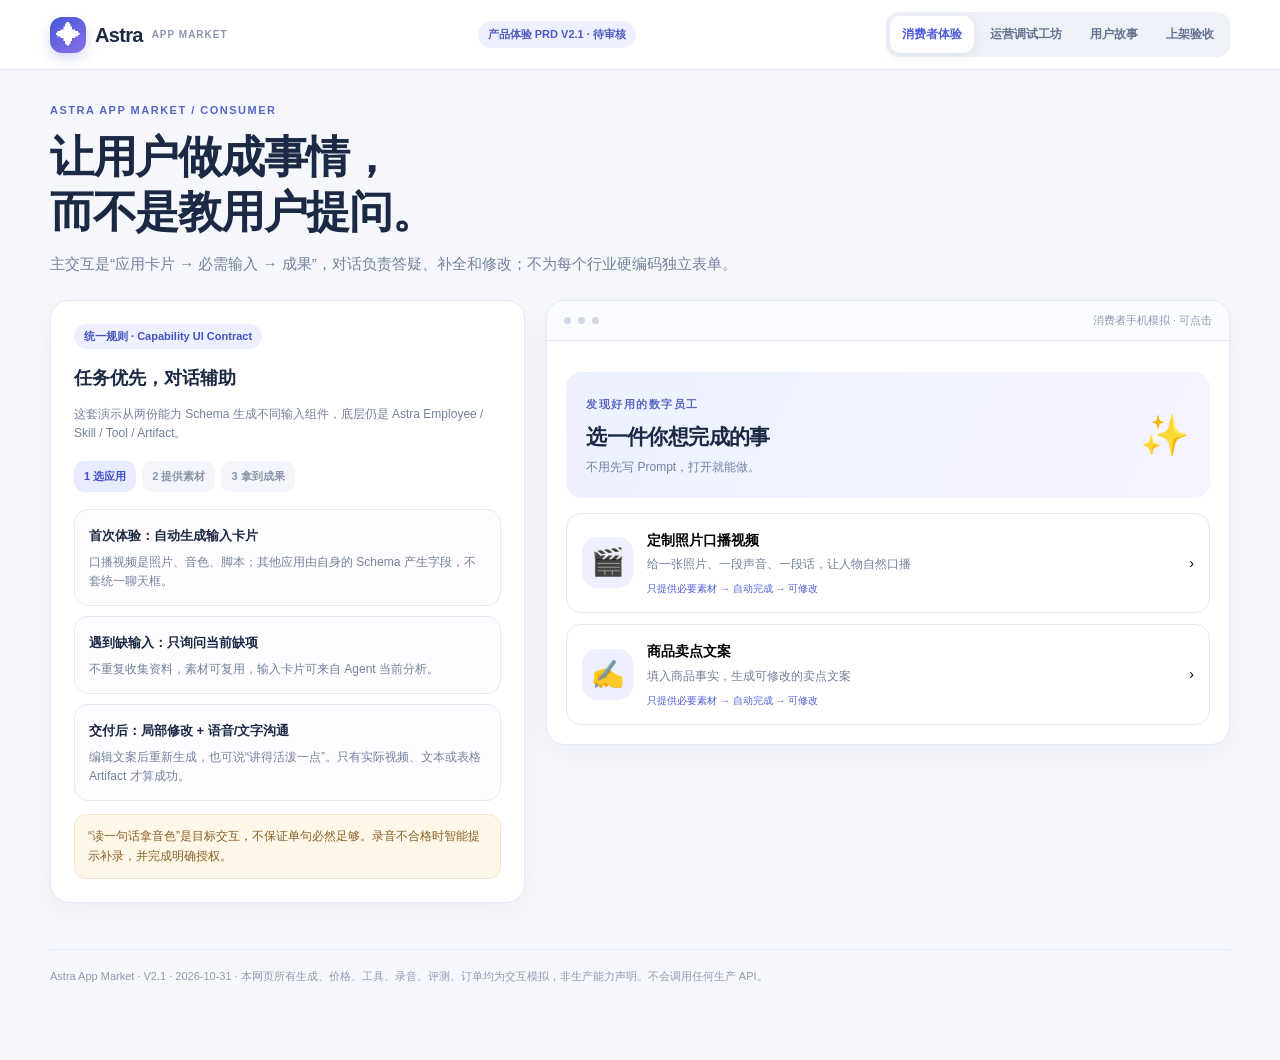
<file: app-market-prd-v2-1.html>
<!doctype html>
<html lang="zh-CN"><head><meta charset="utf-8"><meta name="viewport" content="width=device-width, initial-scale=1, viewport-fit=cover">
<title>Astra App Market PRD V2.1 · 任务式体验与应用调试工坊</title>
<style>
:root{--bg:#f5f7fc;--paper:#fff;--ink:#1c2945;--dim:#73819c;--line:#e4e9f4;--blue:#4e5dd9;--soft:#f0f2ff;--green:#177552;--orange:#955a13}*{box-sizing:border-box}html{scroll-behavior:smooth}body{margin:0;background:var(--bg);font:14px/1.6 -apple-system,BlinkMacSystemFont,"PingFang SC","Microsoft Yahei",sans-serif;color:var(--ink)}button,input,textarea{font:inherit}button{cursor:pointer}button:disabled{opacity:.52;cursor:not-allowed}a{color:var(--blue)}.topbar{position:sticky;top:0;z-index:10;background:#ffffffeb;backdrop-filter:blur(16px);border-bottom:1px solid var(--line)}.top-inner{max-width:1220px;padding:12px 20px;margin:auto;display:flex;justify-content:space-between;align-items:center;gap:16px;flex-wrap:wrap}.brand{display:flex;gap:9px;align-items:center;font-weight:850;font-size:20px;letter-spacing:-.7px}.glyph{display:grid;place-items:center;width:36px;height:36px;border-radius:12px;color:white;background:linear-gradient(145deg,#4459d7,#8970e9);box-shadow:0 6px 12px #475cd133;font-size:24px}.brand small{font-size:10px;letter-spacing:1px;color:#8b95ae}.version{font-size:11px;padding:5px 10px;border-radius:20px;background:#eef0ff;color:#4d5ac0;font-weight:650}.nav{display:flex;gap:4px;border-radius:13px;background:#eef1f8;padding:4px}.nav button{border:0;border-radius:10px;padding:9px 12px;background:transparent;color:#65738f;font-weight:700;font-size:12px;white-space:nowrap}.nav button.active{background:#fff;color:var(--blue);box-shadow:0 3px 12px #27325014}main{max-width:1220px;margin:0 auto;padding:32px 20px 75px}.kicker{text-transform:uppercase;font-size:11px;letter-spacing:1.5px;color:#5866c4;font-weight:800}.title{font-size:clamp(28px,4vw,44px);line-height:1.25;letter-spacing:-1.3px;margin:9px 0 13px}.intro{font-size:15px;color:var(--dim);max-width:750px;margin:0 0 24px}.grid{display:grid;grid-template-columns:.82fr 1.18fr;gap:21px;align-items:start}.card,.window{background:var(--paper);border:1px solid var(--line);border-radius:19px;box-shadow:0 10px 28px #2633530b}.card{padding:23px}.window{overflow:hidden}.head{padding:11px 17px;border-bottom:1px solid var(--line);color:#8d98ae;font-size:11px;background:#fbfcff;display:flex;align-items:center;gap:7px}.dot{width:7px;height:7px;border-radius:50%;background:#d0d8e7}.body{padding:19px}.pill{display:inline-flex;align-items:center;border-radius:30px;padding:4px 10px;background:#eef0ff;color:#4253be;font-size:11px;font-weight:750}.pill.warn{background:#fff3de;color:#926018}.pill.ok{background:#e4f8ef;color:#267355}.sub{color:var(--dim);font-size:12px}.btn{border:1px solid #dfe5f2;background:white;border-radius:11px;padding:10px 14px;min-height:41px;color:#4d5b77;font-weight:750;font-size:12px;display:inline-flex;align-items:center;justify-content:center;gap:7px}.btn.primary{background:var(--blue);color:#fff;border-color:var(--blue);box-shadow:0 7px 13px #4557da28}.btn.soft{background:#f5f6fc}.btn.green{background:#ebf9f0;border-color:#b7e7cf;color:#197351}.btn:focus-visible,input:focus-visible,textarea:focus-visible{outline:3px solid #c2c9ff;outline-offset:1px}.row{display:flex;flex-wrap:wrap;gap:9px;align-items:center}.stack{display:grid;gap:11px}.rule{height:1px;background:var(--line);margin:16px 0}.sideitem{border:1px solid var(--line);border-radius:14px;padding:14px;background:#fdfdff;margin-top:10px}.sideitem b{font-size:13px}.sideitem p{font-size:12px;margin:6px 0 0;color:var(--dim)}.notice{padding:12px 13px;border-radius:12px;background:#fff8e9;color:#865f24;border:1px solid #f0e4cb;font-size:12px}.notice.blue{background:#f4f5ff;border-color:#e1e5ff;color:#5060a1}.notice.ok{background:#ebfaf1;border-color:#d4eede;color:#216f4b}.steps{display:flex;gap:6px;flex-wrap:wrap;margin:17px 0}.step{border-radius:10px;padding:7px 10px;background:#f3f5fa;font-weight:700;color:#8a95a9;font-size:11px}.step.active{background:#e9ecff;color:#4051c9}.step.done{background:#e5f7ed;color:#23724e}.hero{border-radius:16px;background:linear-gradient(120deg,#edf1ff,#f5f4ff);padding:20px;display:flex;align-items:center;justify-content:space-between;margin:12px 0 15px}.hero h3{font-size:21px;margin:5px 0;letter-spacing:-.6px}.hero p{font-size:12px;color:#71809f;margin:0}.app{width:100%;display:flex;align-items:center;gap:14px;padding:15px;text-align:left;border:1px solid var(--line);border-radius:15px;background:#fff;cursor:pointer}.app:hover{border-color:#a8b1f0;background:#fbfbff}.appicon{width:51px;height:51px;border-radius:15px;background:#eff0ff;display:grid;place-items:center;font-size:27px;flex:none}.app b{display:block;font-size:14px}.app p{margin:4px 0 0;color:var(--dim);font-size:12px}.app em{display:block;font-size:10px;color:var(--blue);font-style:normal;margin-top:7px}.field{padding:14px;border:1px solid var(--line);border-radius:15px;margin:10px 0}.field b{font-size:13px}.field small{display:block;font-size:11px;color:var(--dim);margin:4px 0 10px}.inp{width:100%;border:1px solid #dfe4f0;border-radius:11px;padding:11px 12px;background:white;color:var(--ink);min-height:41px}.inp.area{min-height:82px;resize:vertical}.file{display:block;text-align:center;background:#f7f8fe;border:1px dashed #a9b4dd;border-radius:11px;padding:16px;color:#5868ad;font-size:12px}.file input{display:block;width:100%;font-size:11px;margin-top:9px}.choice{display:flex;align-items:center;justify-content:space-between;gap:8px;border:1px solid var(--line);border-radius:11px;padding:9px 10px;margin:7px 0;font-size:12px}.choice.on{border-color:#9ba7ee;background:#f3f4ff}.consent{display:flex;gap:9px;color:#586581;font-size:12px;margin:14px 0;align-items:flex-start}.consent input{accent-color:var(--blue);margin-top:4px}.price{border:1px solid #dfe5fc;background:#f4f6ff;border-radius:12px;padding:12px 14px;display:flex;align-items:center;justify-content:space-between;gap:10px;font-size:12px;margin:13px 0}.price strong{color:#3f4cc0;font-size:16px}.stage{display:flex;align-items:center;gap:12px;padding:13px;border:1px solid var(--line);border-radius:13px;margin-top:9px}.stage i{width:32px;height:32px;border-radius:10px;background:#edf0ff;display:grid;place-items:center;color:#5b6acc;font-weight:800;font-style:normal}.stage b{font-size:12px}.stage small{display:block;color:var(--dim);font-size:11px}.video{background:linear-gradient(135deg,#1b2543,#6069a6);height:225px;border-radius:16px;color:white;display:flex;flex-direction:column;align-items:center;justify-content:center;position:relative;gap:10px}.face{width:91px;height:91px;border-radius:50%;border:3px solid #ffffff33;background:#ffffff16;display:grid;place-items:center;font-size:53px}.watermark{position:absolute;top:11px;right:11px;font-size:10px;background:#ffffff33;padding:4px 7px;border-radius:30px}.opbtn{display:flex;gap:12px;width:100%;text-align:left;align-items:center;border:1px solid var(--line);background:#fff;border-radius:14px;padding:12px;margin:8px 0}.opbtn.active{border-color:#929ff1;background:#f4f5ff}.opnum{width:34px;height:34px;display:grid;place-items:center;border-radius:11px;background:#eef0ff;color:#4055cb;font-weight:800}.opbtn b{font-size:13px;display:block}.opbtn small{display:block;font-size:11px;color:var(--dim)}.scenario{width:100%;text-align:left;border:1px solid var(--line);padding:11px 12px;border-radius:11px;background:#fff;font-size:12px;margin:4px 0}.scenario.on{background:#eef1ff;border-color:#8797ed}.gate{border:1px solid var(--line);padding:12px;border-radius:12px;margin:9px 0}.gate b{font-size:12px}.gate p{font-size:12px;color:var(--dim);margin:5px 0}.three{display:grid;grid-template-columns:repeat(3,1fr);gap:10px}.stat{border:1px solid var(--line);padding:13px;border-radius:13px}.stat strong{font-size:21px;color:var(--blue);display:block}.stat span{font-size:11px;color:var(--dim)}.story{background:white;border:1px solid var(--line);border-radius:15px;padding:18px;margin-top:11px}.story h3{font-size:15px;margin:7px 0}.story p{font-size:12px;color:var(--dim);margin:5px 0}.rubric{width:100%;border-collapse:collapse;font-size:12px}.rubric td,.rubric th{text-align:left;padding:12px 8px;border-bottom:1px solid var(--line);vertical-align:top}.rubric th{background:#f6f7fe;color:#677493}.footer{border-top:1px solid var(--line);padding-top:18px;margin-top:46px;color:#919bb0;font-size:11px}.toast{position:fixed;left:50%;bottom:20px;transform:translateX(-50%);background:#263353;color:#fff;padding:12px 15px;border-radius:11px;box-shadow:0 8px 30px #1726443b;font-size:12px;z-index:15;display:none;max-width:90%}.toast.show{display:block}
@media(max-width:880px){.grid{grid-template-columns:1fr}.top-inner{padding:10px 13px;gap:8px}.nav{width:100%;overflow-x:auto;justify-content:space-between}.nav button{flex:1;padding:8px 5px;font-size:11px}.version{margin-left:auto}.card{padding:17px}main{padding:23px 13px 50px}.body{padding:13px}.hero{padding:15px}.hero h3{font-size:18px}.three{grid-template-columns:1fr}.title{font-size:30px}}@media(max-width:380px){.nav button{font-size:10px}.brand{font-size:17px}.version{font-size:10px}}


.repair-summary{background:linear-gradient(120deg,#eef1ff,#f9faff);border:1px solid #dfe3fa;border-radius:16px;padding:17px;margin:14px 0}
.repair-summary strong{display:block;font-size:19px;letter-spacing:-.4px}.repair-summary p{margin:6px 0 0;font-size:12px;color:#62739b}
.fix-list{display:grid;gap:9px;margin:14px 0}
.fix-card{background:#fff;border:1px solid var(--line);border-radius:14px;padding:14px;display:grid;grid-template-columns:minmax(0,1fr) auto;gap:12px;align-items:center}
.fix-card.active{border-color:#8898eb;background:#f8f9ff}
.fix-card strong{font-size:13px;display:block}.fix-card p{margin:3px 0 5px;color:var(--dim);font-size:11px}
.fix-card .btn{padding:8px 12px;min-height:35px}
.fix-badge{font-size:10px;font-weight:700;color:#996322;background:#fff2da;border-radius:20px;padding:3px 8px;display:inline-block}
.fix-badge.configured{color:#276d52;background:#e9f8ef}.fix-badge.developer{color:#6d56a3;background:#f2edff}
.fix-panel{padding:18px;border:1px solid #cdd5fa;background:#f9faff;border-radius:16px;margin:12px 0}
.fix-panel h3{font-size:16px;margin:4px 0 5px}.fix-panel p{margin:6px 0 12px;color:#60728f;font-size:12px}
.fix-panel label{display:block;font-size:12px;font-weight:750;margin:10px 0 6px}
.fix-panel select,.fix-panel input:not([type="checkbox"]),.fix-panel textarea{width:100%;max-width:100%;font:inherit;font-size:13px;border:1px solid #d9e1f3;background:#fff;border-radius:10px;padding:10px;min-height:40px}
.fix-panel textarea{min-height:90px;resize:vertical}
.fix-evidence{font-size:11px;background:white;padding:12px;border:1px solid #e2e8f5;border-radius:12px;color:#566680;margin:11px 0}
.fix-sequence{margin-top:11px;border-top:1px solid var(--line);padding-top:13px}
.fix-sequence button{margin-top:6px}
.proof-bullet{font-size:12px;color:#67758f;margin:5px 0}
@media(max-width:440px){.fix-card{grid-template-columns:1fr}.fix-card .btn{justify-self:start}.fix-panel{padding:13px}}

</style></head>
<body><header class="topbar"><div class="top-inner"><div class="brand"><span class="glyph">✦</span>Astra <small>APP MARKET</small></div><span class="version">产品体验 PRD V2.1 · 待审核</span><nav class="nav" id="nav"><button data-tab="consumer">消费者体验</button><button data-tab="operator">运营调试工坊</button><button data-tab="stories">用户故事</button><button data-tab="criteria">上架验收</button></nav></div></header>
<main><div id="view"></div><div class="footer">Astra App Market · V2.1 · 2026-10-31 · 本网页所有生成、价格、工具、录音、评测、订单均为交互模拟，非生产能力声明。不会调用任何生产 API。</div></main><div id="toast" class="toast" role="status" aria-live="polite"></div>
<script>
'use strict';
const APPS={
  video:{name:'定制照片口播视频',emoji:'🎬',desc:'给一张照片、一段声音、一段话，让人物自然口播',price:'¥19.9 / 次（示例）',fields:[{id:'portrait',type:'image',label:'一张人物照片',hint:'正面清晰；可拍照或从相册选',required:true},{id:'voice',type:'voice',label:'声音',hint:'默认系统音色；定制本人音色需要授权及实际质量检测',required:true},{id:'script',type:'script',label:'口播脚本',hint:'输入内容或让 AI 帮忙起草',required:true}],consent:true},
  copy:{name:'商品卖点文案',emoji:'✍️',desc:'填入商品事实，生成可修改的卖点文案',price:'¥3.9 / 次（示例）',fields:[{id:'facts',type:'script',label:'商品真实信息',hint:'名称、用途、规格和禁用表述',required:true},{id:'audience',type:'text',label:'目标用户',hint:'选填：例如办公人群',required:false}],consent:false}
};
const CASES=[
['完整流程','照片/声音/脚本 → 平台组件取值 → Tool 执行 → 视频 Artifact → 可下载','未跑通平台真实外部视频工具'],
['缺少素材','用户缺一项时，只补问缺项并保留已填写内容','需用动态 Skill UI 实测缺项恢复'],
['授权不足','无肖像/声音使用权时明确拒绝，无实质生成与扣费','真实权限与授权校验尚待对接'],
['工具失败','超时/低质量可查看原因、重试，权益按规则返还','须真实工具失败演练和记录'],
['成本交付','上游成本可归集，用户售价可见，成功可下载、失败可返还','权益与 Artifact 商业闭环尚待验收']
];
let S={tab:'consumer',app:'video',screen:'list',data:{video:{voice:'system'},copy:{}},consent:false,edit:0,op:0,uploaded:false,case:0,played:false,issue:false};
const root=document.getElementById('view');
function esc(x){return String(x??'').replace(/[&<>"']/g,c=>({'&':'&amp;','<':'&lt;','>':'&gt;','"':'&quot;',"'":'&#39;'}[c]));}
function button(action,text,cls,extra){return '<button type="button" data-action="'+action+'" class="btn '+(cls||'')+'" '+(extra||'')+'>'+text+'</button>';}
function message(s){const el=document.getElementById('toast');el.textContent=s;el.classList.add('show');clearTimeout(message.timer);message.timer=setTimeout(()=>el.classList.remove('show'),3000);}
function render(){document.querySelectorAll('[data-tab]').forEach(n=>n.classList.toggle('active',n.dataset.tab===S.tab));root.innerHTML=S.tab==='consumer'?consumer():S.tab==='operator'?operator():S.tab==='stories'?stories():criteria();}
function consumer(){
 const cap=APPS[S.app],v=S.data[S.app],screen=S.screen;
 let inner='';
 if(screen==='list'){
  inner='<div class="hero"><div><span class="kicker">发现好用的数字员工</span><h3>选一件你想完成的事</h3><p>不用先写 Prompt，打开就能做。</p></div><span style="font-size:40px">✨</span></div><div class="stack">'+Object.keys(APPS).map(k=>'<button type="button" class="app" data-action="choose" data-id="'+k+'"><span class="appicon">'+APPS[k].emoji+'</span><span><b>'+APPS[k].name+'</b><p>'+APPS[k].desc+'</p><em>只提供必要素材 → 自动完成 → 可修改</em></span><span style="margin-left:auto">›</span></button>').join('')+'</div>';
 }else if(screen==='form'){
  inner='<div class="row">'+button('backList','← 换一个应用','soft')+'</div><div class="hero"><div><span class="kicker">向导式任务组件</span><h3>'+cap.emoji+' '+cap.name+'</h3><p>缺什么补什么，不要求用户学会对话。</p></div></div>';
  inner+=cap.fields.map(f=>field(f,v)).join('');
  if(cap.consent)inner+='<label class="consent"><input id="consent" type="checkbox" '+(S.consent?'checked':'')+'><span>我确认有权使用上述照片与声音。若创建个人音色，须按照要求完成本人或权利人授权验证。</span></label>';
  inner+='<div class="price"><span>确认前显示本次价格和权益（模拟）</span><strong>'+cap.price+'</strong></div><div class="row">'+button('start','确认并开始制作 →','primary')+'</div><p class="sub">演示不调用麦克风、模型、支付或外部视频服务。</p>';
 }else if(screen==='running'){
  inner='<div class="hero"><div><span class="kicker">模拟生成中</span><h3>正在完成'+cap.name+'</h3><p>真实进度由 Work Journal / Tool evidence 回读，离开页面也可继续。</p></div>⏳</div>';
  inner+=['已接收素材（模拟）','平台 Skill 与 Tool 正在工作（演示）','成果待归档','权益将在真实规则下结算'].map((x,i)=>'<div class="stage"><i>'+(i+1)+'</i><div><b>'+x+'</b></div></div>').join('');
  inner+='<div class="row" style="margin-top:15px">'+button('finish','查看模拟结果 →','primary')+button('edit','修改输入','soft')+'</div>';
 }else if(screen==='result'){
  inner='<div class="row">'+button('edit','← 修改素材','soft')+'</div><div class="hero"><div><span class="kicker">成果页</span><h3>输出可以直接修改</h3><p>结果应可回看、可下载、可继续交代修改。</p></div></div>';
  inner+='<div class="video"><span class="watermark">Demo · 非真实视频</span><div class="face">'+(S.app==='video'?'👩':'📝')+'</div><small>这里应呈现真实成果 Artifact</small></div>';
  inner+='<div class="field"><b>成果内容与再编辑</b><small>直接编辑，也可以向员工描述想要的变化。</small><textarea id="editedText" class="inp area">'+esc(v.script||v.facts||'')+'</textarea></div><div class="row">'+button('redo','按修改重新制作','primary')+button('download','下载演示说明','soft')+button('restart','再做一次','soft')+'</div><div class="notice" style="margin-top:12px">这是 UI 模拟，不代表已生成视频或已扣费。真实发布必须能验证视频文件、成本、历史与失败返还。</div>';
 }
 const order=screen==='list'?0:screen==='result'?2:1;
 return '<div class="kicker">Astra App Market / consumer</div><h1 class="title">让用户做成事情，<br>而不是教用户提问。</h1><p class="intro">主交互是“应用卡片 → 必需输入 → 成果”，对话负责答疑、补全和修改；不为每个行业硬编码独立表单。</p><div class="grid"><aside class="card"><span class="pill">统一规则 · Capability UI Contract</span><h2 style="font-size:18px;margin:15px 0 5px">任务优先，对话辅助</h2><p class="sub">这套演示从两份能力 Schema 生成不同输入组件，底层仍是 Astra Employee / Skill / Tool / Artifact。</p><div class="steps">'+['选应用','提供素材','拿到成果'].map((x,i)=>'<span class="step '+(order===i?'active':order>i?'done':'')+'">'+(i+1)+' '+x+'</span>').join('')+'</div><div class="sideitem"><b>首次体验：自动生成输入卡片</b><p>口播视频是照片、音色、脚本；其他应用由自身的 Schema 产生字段，不套统一聊天框。</p></div><div class="sideitem"><b>遇到缺输入：只询问当前缺项</b><p>不重复收集资料，素材可复用，输入卡片可来自 Agent 当前分析。</p></div><div class="sideitem"><b>交付后：局部修改 + 语音/文字沟通</b><p>编辑文案后重新生成，也可说“讲得活泼一点”。只有实际视频、文本或表格 Artifact 才算成功。</p></div><div class="notice" style="margin-top:13px">“读一句话拿音色”是目标交互，不保证单句必然足够。录音不合格时智能提示补录，并完成明确授权。</div></aside><section class="window"><div class="head"><span class="dot"></span><span class="dot"></span><span class="dot"></span><span style="margin-left:auto">消费者手机模拟 · 可点击</span></div><div class="body">'+inner+'</div></section></div>';
}
function field(f,v){
 let control='';
 if(f.type==='image')control='<label class="file">📷 '+(v[f.id]?'已选择：'+esc(v[f.id]):'点此拍照 / 从相册选择')+'<input type="file" accept="image/*" data-upload="'+f.id+'" aria-label="选择人物照片"></label>';
 else if(f.type==='voice')control='<div class="choice '+(v.voice==='system'?'on':'')+'"><span>🔊 平台标准音色</span>'+button('preset','选择','soft')+'</div><div class="choice '+(v.voice==='sample'?'on':'')+'"><span>🎙️ 我的授权音色</span>'+button('record','模拟录制','soft')+'</div>'+(v.voice==='sample'?'<span class="pill ok">演示音色已选择 · 未真实录音</span>':'')+'<div class="sub" style="margin-top:9px">实际产品在这里请求麦克风权限、验证授权和音频质量，不上传无授权声音。</div>';
 else if(f.type==='script')control='<textarea data-field="'+f.id+'" class="inp area" placeholder="输入想说的话或商品事实">'+esc(v[f.id]||'')+'</textarea><div class="row" style="margin-top:7px">'+button('suggest','✨ 帮我写一段','soft')+'</div>';
 else control='<input data-field="'+f.id+'" class="inp" placeholder="选填" value="'+esc(v[f.id]||'')+'">';
 return '<div class="field"><b>'+f.label+(f.required?' <span style="color:#bf8226">*</span>':'')+'</b><small>'+f.hint+'</small>'+control+'</div>';
}
function operator(){
 const tasks=[
  {id:'tool',name:'绑定视频生成工具',desc:'平台尝试匹配现有 Tool，缺授权时让运营直接连接',icon:'🔌'},
  {id:'ui',name:'确认用户输入卡片',desc:'已自动生成照片 / 音色 / 文案组件，可在此调整',icon:'🧩'},
  {id:'trial',name:'调试完整工作流程',desc:'自动生成用例，在 Astra Runtime 运行并查看真实证据',icon:'🧪'},
  {id:'artifact',name:'设置成果交付',desc:'确认视频预览、下载、保存与重试行为',icon:'📦'},
  {id:'pricing',name:'设置价格与失败返还',desc:'明确商品售价、成本上限与失败处理',icon:'💳'}];
 S.fixState ||= {};
 S.toolProvider ||= 'connected';
 S.uiType ||= 'image';
 S.outputType ||= 'video';
 S.price ||= '19.9';
 S.maxCost ||= '8.0';
 S.refund ||= 'automatic';
 S.fixLogs ||= [];
 const state=(id)=>S.fixState[id]||'pending';
 const badge=(id)=> state(id)==='configured'?'<span class="fix-badge configured">已在演示中配置 · 待真实验证</span>':state(id)==='developer'?'<span class="fix-badge developer">已生成研发支持材料</span>':'<span class="fix-badge">需要处理</span>';
 const issues='<div class="fix-list">'+tasks.map((t,i)=>'<div class="fix-card '+(S.focusFix===t.id?'active':'')+'"><div><strong>'+t.icon+' '+t.name+'</strong><p>'+t.desc+'</p>'+badge(t.id)+'</div>'+button('openFix',state(t.id)==='configured'?'重新调整':'在这里修复','soft','data-fix="'+t.id+'"')+'</div>').join('')+'</div>';
 let inner='';
 if(S.op===0){
   inner='<span class="pill">01 / 自动理解</span><h2>导入 Skill，系统先完成技术检查</h2><p class="sub">源 Skill 解析、路径安全、Digest、输入输出和依赖推断由平台后台执行。运营不需要看十几个技术检查项。</p><label class="file" style="margin:13px 0">⬆ 选择 Skill 包（原型：本地演示）<input data-upload="skill" type="file" accept=".json,.zip,.md"></label><div class="row">'+button('load','使用口播视频示例 Skill','primary')+'</div>';
   if(S.uploaded)inner+='<div class="repair-summary"><strong>🎬 已识别：照片口播视频</strong><p>来源：SKILL.md + 所需资产；输入为照片 / 音色 / 脚本，输出为 MP4。平台检查了格式与基础安全，下面还有运行环境依赖要确认。</p></div><div class="stage"><i>✓</i><div><b>组件已预生成</b><small>图片选择、音色授权、文案输入</small></div></div><div class="stage"><i>!</i><div><b>检测到需要平台调试</b><small>视频 Tool、权限、生成结果与费用</small></div></div><div class="row" style="margin-top:14px">'+button('debug','打开修复与调试工坊 →','primary')+'</div>';
 }else if(S.op===1){
   inner='<span class="pill">02 / 调试与修复</span><h2>遇到问题，直接在这里解决</h2><p class="sub">系统从 Skill 生成工作流程，优先自动绑定已存在的组件和 Tool。只在缺授权、映射不确定或价格未设置时需要运营确认。</p><div class="repair-summary"><strong>系统先帮你处理能自动完成的事</strong><p>解析源包、识别输入输出、生成基础 UI 与评测用例均应自动完成；运营主要确认账号授权、最终结果和价格。</p><div class="row" style="margin-top:10px">'+button('autoDiagnose','✨ 自动检查并生成修复建议','primary')+'</div></div>'+issues+repairPanel()+'<div class="row" style="margin-top:14px">'+button('review','查看上架准备情况 →','primary')+'</div>';
 }else{
   const configured=tasks.filter(t=>state(t.id)==='configured').length;
   inner='<span class="pill">03 / 上架准备</span><h2>把“未通过”变成可完成的操作</h2><div class="repair-summary"><strong>'+configured+' / '+tasks.length+' 项已在原型中处理</strong><p>这些仅是交互配置状态，不是平台实际通过。真实上架还要跑完完整场景并验证运行证据。</p></div><p class="sub">下面每项都能直接点开解决，不再只显示“未满足资格”。</p>'+issues+repairPanel()+'<div class="notice blue"><b>自动验证与正式上架</b><br>系统完成静态校验后，将使用批准的 Astra Runtime 验证真实工具、授权、Artifact、费用及失败路径；成功才形成不可变发行版本。当前原型不能提供该证据，所以“正式上架”始终锁定。</div><div class="row" style="margin-top:14px">'+button('blocked','正式上架（需真实验收）','primary','disabled')+button('returnDebug','返回完整调试','soft')+'</div>';
 }
 function repairPanel(){
   if(!S.focusFix)return '<div class="notice blue">点任意一项的「在这里修复」，即可直接完成对应操作。平台不支持的能力会自动生成带日志与复现步骤的研发支持材料。</div>';
   let h='<div class="fix-panel"><span class="pill">产品内处理 / '+(S.op===2?'上架准备':'调试工坊')+'</span>';
   if(S.focusFix==='tool'){
     h+='<h3>🔌 视频工具连接</h3><p>平台先自动识别已有 Tool/Connection，并检查授权范围。运营只需要选择账号并验证连通性，不填写内部 Schema。</p><label for="toolProvider">选择平台可用的连接（演示）</label><select id="toolProvider"><option value="connected" '+(S.toolProvider==='connected'?'selected':'')+'>已有视频服务连接 · 示例</option><option value="needsAuth" '+(S.toolProvider==='needsAuth'?'selected':'')+'>需要重新授权的视频账号</option><option value="unsupported" '+(S.toolProvider==='unsupported'?'selected':'')+'>平台没有所需视频 Tool</option></select><div class="fix-evidence">系统自动检查：目标能力、Tool 权限、必填参数、连接可用性、响应格式。视频文件和实际生成成本必须以真实调用为准。</div><div class="row">'+button('testTool','检查连接与权限','primary')+'</div>';
     if(S.toolCheck)h+='<div class="notice blue" style="margin-top:10px">'+esc(S.toolCheck)+'</div>'+(S.toolProvider==='needsAuth'?'<div class="row" style="margin-top:9px">'+button('authorizeTool','在 Astra 内授权账号（模拟）','primary')+'</div>':'');
   }else if(S.focusFix==='ui'){
     h+='<h3>🧩 输入卡片适配</h3><p>从上传的 Skill 流程自动生成照片、音色、脚本输入。运营直接看到消费者界面，可调整不确定的字段。</p><div class="stage"><i>1</i><div><b>人物照片 → 图片上传卡片</b><small>支持拍照、相册、授权提示</small></div></div><div class="stage"><i>2</i><div><b>音色 → 授权录音 / 预设音色</b><small>音色样本不足时按需补录</small></div></div><div class="stage"><i>3</i><div><b>脚本 → 文本输入 / AI 辅助编写</b><small>必填、输出给视频工具</small></div></div><label for="uiType">照片字段组件</label><select id="uiType"><option value="image" '+(S.uiType==='image'?'selected':'')+'>图片上传（推荐）</option><option value="file" '+(S.uiType==='file'?'selected':'')+'>通用文件上传</option></select><div class="row">'+button('previewUI','预览消费者输入页面','soft')+button('saveUI','保存组件映射','primary')+'</div>';
     if(S.previewUI)h+='<div class="fix-evidence">消费者预览：📷 拍照/相册 → 🎙️ 音色授权 → ✏️ 输入文案 → 价格确认 → 生成。组件根据 Skill Schema 生成，并非硬编码此商品。</div>';
   }else if(S.focusFix==='trial'){
     h+='<h3>🧪 运行整条 Skill 流程</h3><p>系统提取每一步、自动生成正常与异常用例。选择一条即可进入交互试运行，失败可回到具体 Tool/输入卡片修复并原位重试。</p><label for="trialCase">选择自动生成的场景</label><select id="trialCase">'+CASES.map((c,i)=>'<option value="'+i+'" '+(S.case===i?'selected':'')+'>'+esc(c[0])+'</option>').join('')+'</select><div class="fix-evidence"><b>评测目标：</b> '+esc(CASES[S.case][1])+'<br><b>还缺：</b> '+esc(CASES[S.case][2])+'</div><div class="row">'+button('runTrial','运行场景（模拟）','primary')+button('viewEvidence','查看运行证据要求','soft')+'</div>';
     if(S.trialMessage)h+='<div class="notice blue" style="margin-top:10px">'+esc(S.trialMessage)+'</div>';
     if(S.showEvidence)h+='<div class="fix-evidence"><b>真实证明必须包含：</b> Skill/Tool 版本、授权主体、输入 Digest、逐步执行结果、生成 Artifact、费用与失败码。仅本地 Hermes 成功不能替代 Astra 运行时证据。</div>';
   }else if(S.focusFix==='artifact'){
     h+='<h3>📦 交付成果映射</h3><p>系统识别 Skill 的输出；运营确认视频预览和文件交付方式，平台把真实成果保存在 Artifact 中。</p><label for="outputType">输出类型</label><select id="outputType"><option value="video" '+(S.outputType==='video'?'selected':'')+'>MP4 视频：预览 + 下载</option><option value="link" '+(S.outputType==='link'?'selected':'')+'>外部下载链接</option></select><div class="stage"><i>✓</i><div><b>交付规则</b><small>展示生成状态、失败原因、可重试版本与下载按钮</small></div></div><div class="row">'+button('saveArtifact','保存交付规则','primary')+'</div>';
   }else if(S.focusFix==='pricing'){
     h+='<h3>💳 配置定价和异常处理</h3><p>上游成本由平台计量，运营只配置售价与策略。实际扣费和退款须经过支付/权益链路验证。</p><label for="salePrice">消费者价格（元/次，演示值）</label><input id="salePrice" type="number" min="0.01" step="0.1" value="'+esc(S.price)+'"><label for="maxCost">预计成本上限（元/次，演示值）</label><input id="maxCost" type="number" min="0.01" step="0.1" value="'+esc(S.maxCost)+'"><label for="refundPolicy">失败时权益处理</label><select id="refundPolicy"><option value="automatic" '+(S.refund==='automatic'?'selected':'')+'>失败未交付 → 自动返还权益</option><option value="manual" '+(S.refund==='manual'?'selected':'')+'>人工复核后返还</option></select><div class="row">'+button('savePrice','保存计费规则','primary')+'</div>';
   }
   h+='<div class="fix-sequence"><div class="row">'+button('nextFix','处理下一项 →','soft')+button('needsDev','无法处理？诊断是否缺少平台能力','soft')+'</div></div></div>';
   if(S.devTicket)h+=devPanel();
   return h;
 }
 function devPanel(){
   const target=tasks.find(t=>t.id===S.focusFix);
   const textBody='需求：'+target.name+'\n来源：照片口播 Skill (演示)\n缺失的 Astra 能力：'+target.desc+'\n期望：在 Astra 产品内完成授权、配置、调试、成果与计费\n实际：平台当前无法完成真实调用或验证\n附带：Skill 包 Digest、运行时版本、测试场景、工具错误码、Work Journal ID（真实开发需自动附带）\n优先级：阻断上架';
   S.devTicketText=textBody;
   return '<div class="fix-panel" style="background:#fff9ef;border-color:#f0ddbe"><span class="pill warn">确需研发协助</span><h3>研发支持材料已自动整理（演示）</h3><p>运营不需要自己写技术需求，也不必离开产品；正式版应直接创建研发待办并带证据，修复后自动通知回来重试。</p><textarea id="devTicketText" readonly>'+esc(textBody)+'</textarea><div class="row">'+button('downloadTicket','导出支持单示例','primary')+button('closeTicket','返回修复','soft')+'</div></div>';
 }
 return '<div class="kicker">Operations / guided repair & validation</div><h1 class="title">让运营在产品里把问题解决，<br>而不是告诉运营哪里没通过。</h1><p class="intro">系统自动识别 Skill 工作流与依赖，优先自动修复；运营只处理需要明确选择或授权的事项。仅缺少平台底层能力时升级研发，附带完整证据。</p><div class="grid"><aside class="card"><h2 style="font-size:18px;margin:0">运营的三步工作</h2><p class="sub">导入 → 调通 → 上架，内部校验不暴露成一堆技术节点。</p>'+['导入一个 Skill','产品内调试和修复','发布前确认'].map((x,i)=>'<button type="button" data-action="opstep" data-index="'+i+'" class="opbtn '+(S.op===i?'active':'')+'"><span class="opnum">'+(i+1)+'</span><span><b>'+x+'</b><small>'+['自动解析 Skill 和静态检查','连接/授权/组件/用例/计费','只展示要处理的问题'][i]+'</small></span>›</button>').join('')+'<div class="notice" style="margin-top:13px">这是产品交互 PRD。点击修复为前端演示，不会真实授权、上架、创建研发工单或生成视频。</div></aside><section class="card">'+inner+'</section></div>';
}
function stories(){
 const arr=[['C01 · 发现应用','从直播/H5进入应用详情，不需懂 Agent。查看效果样例、价格、素材要求和不支持的情况。','首屏可直接进入任务卡片，登录只在必要时出现。'],['C02 · 提交素材','选择照片、声音和脚本；支持 AI 写稿、本人授权音色与素材补录。','缺任何一项只补该项；样本不足不伪称完成。'],['C03 · 预览交付','确认费用后看真实状态；可播放、可下载、可编辑并再次生成。','没有 Artifact、送达凭证与权益对账不算成功。'],['O01 · 导入 Skill','上传 Hermes 标准 Skill 和可声明依赖，由平台生成输入输出契约、Tool 需求及 UI。','自动检查安全/完整性，疑难项才请运营补充。'],['O02 · 真实调试','系统从完整流程生成正常、缺输入、拒绝授权、工具失败、重复提交等场景。','必须在 Astra Runtime、UI 和 Tool 路径执行并存证。'],['O04 · 产品内修复闭环','异常来自平台已有能力时，直接绑定账号、调整组件、修改配置并原地重测。','平台缺失底层能力时自动提交带版本和执行证据的研发支持材料；研发完成后原场景继续重试。'],['O03 · 发行与回滚','从通过验收的候选制作自营商品，再通过现有 V3 发布治理上架。','不可变版本，升级可灰度/回滚，消费者进行中的任务不暗中切换。']];
 return '<div class="kicker">PRD / user stories</div><h1 class="title">围绕结果定义故事，<br>不是围绕按钮定义功能。</h1><p class="intro">每个用户故事都需要一个真实可验证的 Outcome，以及失败时用户接下来能做什么。</p>'+arr.map(x=>'<div class="story"><span class="pill">'+x[0]+'</span><h3>'+x[1]+'</h3><p>'+x[2]+'</p></div>').join('')+'<div class="notice blue" style="margin-top:14px">统一技术事实：Employee / Conversation / Work Journal / Artifact / Permission / Connection / Ontology；Tool/Runtime/Office 保持可替换 Port。消费应用是数字员工的轻量服务入口，不创建第二套 Agent/Skill Registry。</div>';
}
function criteria(){
 const rows=[['完整能力契约','源 Skill、依赖、Schema、Tool 调用、资源权限、成果规格完整。'],['平台适配与自助修复','动态 Skill UI 与完整真实流程一致；错误可在产品内完成授权、组件和 Tool 绑定、费用调整并原位重试。'],['运行可复现','通过 Astra Runtime 运行，有真实 Tool、Work Journal、Artifact 与版本身份。'],['负例与安全','授权拒绝、工具失败/超时、重复请求、肖像音色授权均真实演练。'],['商业闭环','有公开价格、成本上限、权益扣减/失败返还、订单和交付一致性。'],['发行治理','平台不支持时自动生成携带证据的研发支持任务；评测过门槛后才发行，版本不可变并支持灰度与回滚。']];
 return '<div class="kicker">Release admission / quality bar</div><h1 class="title">怎样才算可上架？</h1><p class="intro">看一条完整的真实用户工作证据链：输入 → 平台调用 → 成果交付 → 计费/退款。静态检查、模拟成功或本地 Hermes 通过都不能替代真实验收。</p><div class="row" style="margin:0 0 14px">'+button('goFix','直接进入运营修复工作台 →','primary')+'</div><div class="card" style="overflow-x:auto"><table class="rubric"><thead><tr><th>验收维度</th><th>上线标准</th></tr></thead><tbody>'+rows.map(r=>'<tr><td><b>'+r[0]+'</b></td><td>'+r[1]+'</td></tr>').join('')+'</tbody></table></div><div class="card" style="margin-top:16px"><h2 style="margin:0 0 8px;font-size:18px">建议交付顺序</h2><div class="three"><div class="stat"><strong>M0</strong><span>平台 Skill UI / Tool 调试与完整评测集</span></div><div class="stat"><strong>M1</strong><span>一款真实应用的消费者任务向导与 Artifact 交付</span></div><div class="stat"><strong>M2</strong><span>支付、权益、售价与成本、退款闭环</span></div></div><p class="sub">第一款真实商品优先选择 Tool 稳定、成果可核验、成本可控的能力；照片口播视频先用于验证多模态产品体验，不等于视频能力已接通。</p></div>';
}
document.addEventListener('click',function(ev){
const b=ev.target.closest('[data-tab],[data-action]');if(!b)return;
if(b.dataset.tab){S.tab=b.dataset.tab;history.replaceState(null,'','#'+S.tab);render();scrollTo({top:0});return;}
const a=b.dataset.action;
if(a==='choose'){S.app=b.dataset.id;S.screen='form';S.consent=false}
else if(a==='backList')S.screen='list';
else if(a==='edit')S.screen='form';
else if(a==='preset')S.data[S.app].voice='system';
else if(a==='record'){S.data[S.app].voice='sample';message('仅模拟录音结果，不读取麦克风或上传音色')}
else if(a==='suggest'){S.data[S.app][S.app==='video'?'script':'facts']=S.app==='video'?'大家好，欢迎来到我的小店。今天为大家介绍这款适合日常使用的新品！':'手工陶瓷杯，容量300毫升，适合日常喝水使用。价格请以商品页为准。'}
else if(a==='start'){let v=S.data[S.app],f=APPS[S.app].fields.find(x=>x.required&&!v[x.id]);if(f){message('还差一步：'+f.label);return}if(APPS[S.app].consent&&!S.consent){message('请确认人物照片及声音的使用权');return}S.screen='running'}
else if(a==='finish')S.screen='result';
else if(a==='redo'){const x=document.getElementById('editedText');S.data[S.app][S.app==='video'?'script':'facts']=x.value;S.edit++;S.screen='running'}
else if(a==='restart')S.screen='form';
else if(a==='download'){const t='Astra PRD 模拟成果说明（非真实交付）\n'+APPS[S.app].name+'\n'+JSON.stringify(S.data[S.app],null,2);const u=URL.createObjectURL(new Blob([t],{type:'text/plain;charset=utf-8'}));const link=document.createElement('a');link.href=u;link.download='Astra-PRD-模拟说明.txt';link.click();setTimeout(()=>URL.revokeObjectURL(u),1500);message('已生成演示说明');return}
else if(a==='opstep')S.op=Number(b.dataset.index);
else if(a==='load'){S.uploaded=true;message('示例 Skill 已载入，非真实上传')}
else if(a==='debug')S.op=1;
else if(a==='case')S.case=Number(b.dataset.index);
else if(a==='simulate'){S.played=true;message('仅模拟调试界面，不产生真实运行证据')}
else if(a==='review')S.op=2;
else if(a==='fixes'){S.op=2;S.focusFix='tool';}
else if(a==='returnDebug'){S.op=1;S.focusFix='tool';}
else if(a==='goFix'){S.tab='operator';S.op=2;S.focusFix='tool';history.replaceState(null,'','#operator');scrollTo({top:0});}
else if(a==='openFix'){S.focusFix=b.dataset.fix;S.devTicket=false;S.toolCheck='';S.trialMessage='';}
else if(a==='nextFix'){const ids=['tool','ui','trial','artifact','pricing'];S.focusFix=ids[(ids.indexOf(S.focusFix)+1)%ids.length];S.devTicket=false;}
else if(a==='needsDev'){if(S.focusFix==='tool' && S.toolProvider==='unsupported'){S.devTicket=true;S.fixState ||= {};S.fixState.tool='developer';}else{message('该项已有平台内修复入口，请先完成授权、绑定或调试；仅确认缺少底层能力才升级研发。');return;}}
else if(a==='closeTicket'){S.devTicket=false;}
else if(a==='downloadTicket'){const blob=new Blob([S.devTicketText||'研发支持单示例'],{type:'text/plain;charset=utf-8'});const u=URL.createObjectURL(blob);const l=document.createElement('a');l.href=u;l.download='Astra-研发支持单-演示.txt';l.click();setTimeout(()=>URL.revokeObjectURL(u),1500);message('已导出研发支持材料示例（不创建正式工单）');return;}
else if(a==='autoDiagnose'){S.fixState ||= {};S.fixState.ui='configured';S.autoDiagnosed=true;S.focusFix='tool';message('已模拟生成组件映射与评测场景，接下来处理账号授权和真实执行');}
else if(a==='authorizeTool'){S.toolProvider='connected';S.toolCheck='演示授权已完成；正式产品须通过 Astra Connection 与权限体系取回真实凭证，再次测试连接。';S.fixState ||= {};S.fixState.tool='configured';}
else if(a==='testTool'){const v=document.getElementById('toolProvider').value;S.toolProvider=v;if(v==='connected'){S.fixState ||= {};S.fixState.tool='configured';S.toolCheck='模拟连接检查通过；真实环境仍需证明已授权、可调用且工具返回格式正确。';}else if(v==='needsAuth'){S.toolCheck='账号需要重新授权：正式产品将在此打开 Astra Connection 授权组件，完成后回到原场景重试。';}else{S.toolCheck='未发现可用视频 Tool，可直接提交研发支持材料并附完整依赖清单。';S.devTicket=true;S.fixState.tool='developer';}}
else if(a==='previewUI'){S.previewUI=true;}
else if(a==='saveUI'){S.uiType=document.getElementById('uiType').value;S.fixState ||= {};S.fixState.ui='configured';message('已保存组件映射（原型）；需真实验证');}
else if(a==='runTrial'){S.case=Number(document.getElementById('trialCase').value);S.trialMessage='原型已演示调试步骤；真实 Astra Runtime 未执行，因此没有通过证据。请在开发版调用平台 Tool 并保存 Work Journal/Artifact 后复验。';}
else if(a==='viewEvidence'){S.showEvidence=!S.showEvidence;}
else if(a==='saveArtifact'){S.outputType=document.getElementById('outputType').value;S.fixState ||= {};S.fixState.artifact='configured';message('已保存成果规则（原型）');}
else if(a==='savePrice'){const price=Number(document.getElementById('salePrice').value);const cost=Number(document.getElementById('maxCost').value);if(!(price>0&&cost>0&&price>=cost)){message('请设置有效售价与成本上限，售价应不低于成本上限');return;}S.price=String(price);S.maxCost=String(cost);S.refund=document.getElementById('refundPolicy').value;S.fixState ||= {};S.fixState.pricing='configured';message('已保存计费规则（原型）');}
render();
});
document.addEventListener('input',function(ev){if(ev.target.dataset.field)S.data[S.app][ev.target.dataset.field]=ev.target.value;});
document.addEventListener('change',function(ev){const el=ev.target;if(el.id==='consent'){S.consent=el.checked;return}if(!el.dataset.upload||!el.files?.length)return;const f=el.files[0];if(el.dataset.upload==='skill'){S.uploaded=true;message('仅本地选择：'+f.name+'；不上传服务器')}else{S.data[S.app][el.dataset.upload]=f.name;message('已选择本地图片；不会上传')}render();});
const start=location.hash.replace('#','');if(['consumer','operator','stories','criteria'].includes(start))S.tab=start;render();
</script></body></html>
</file>
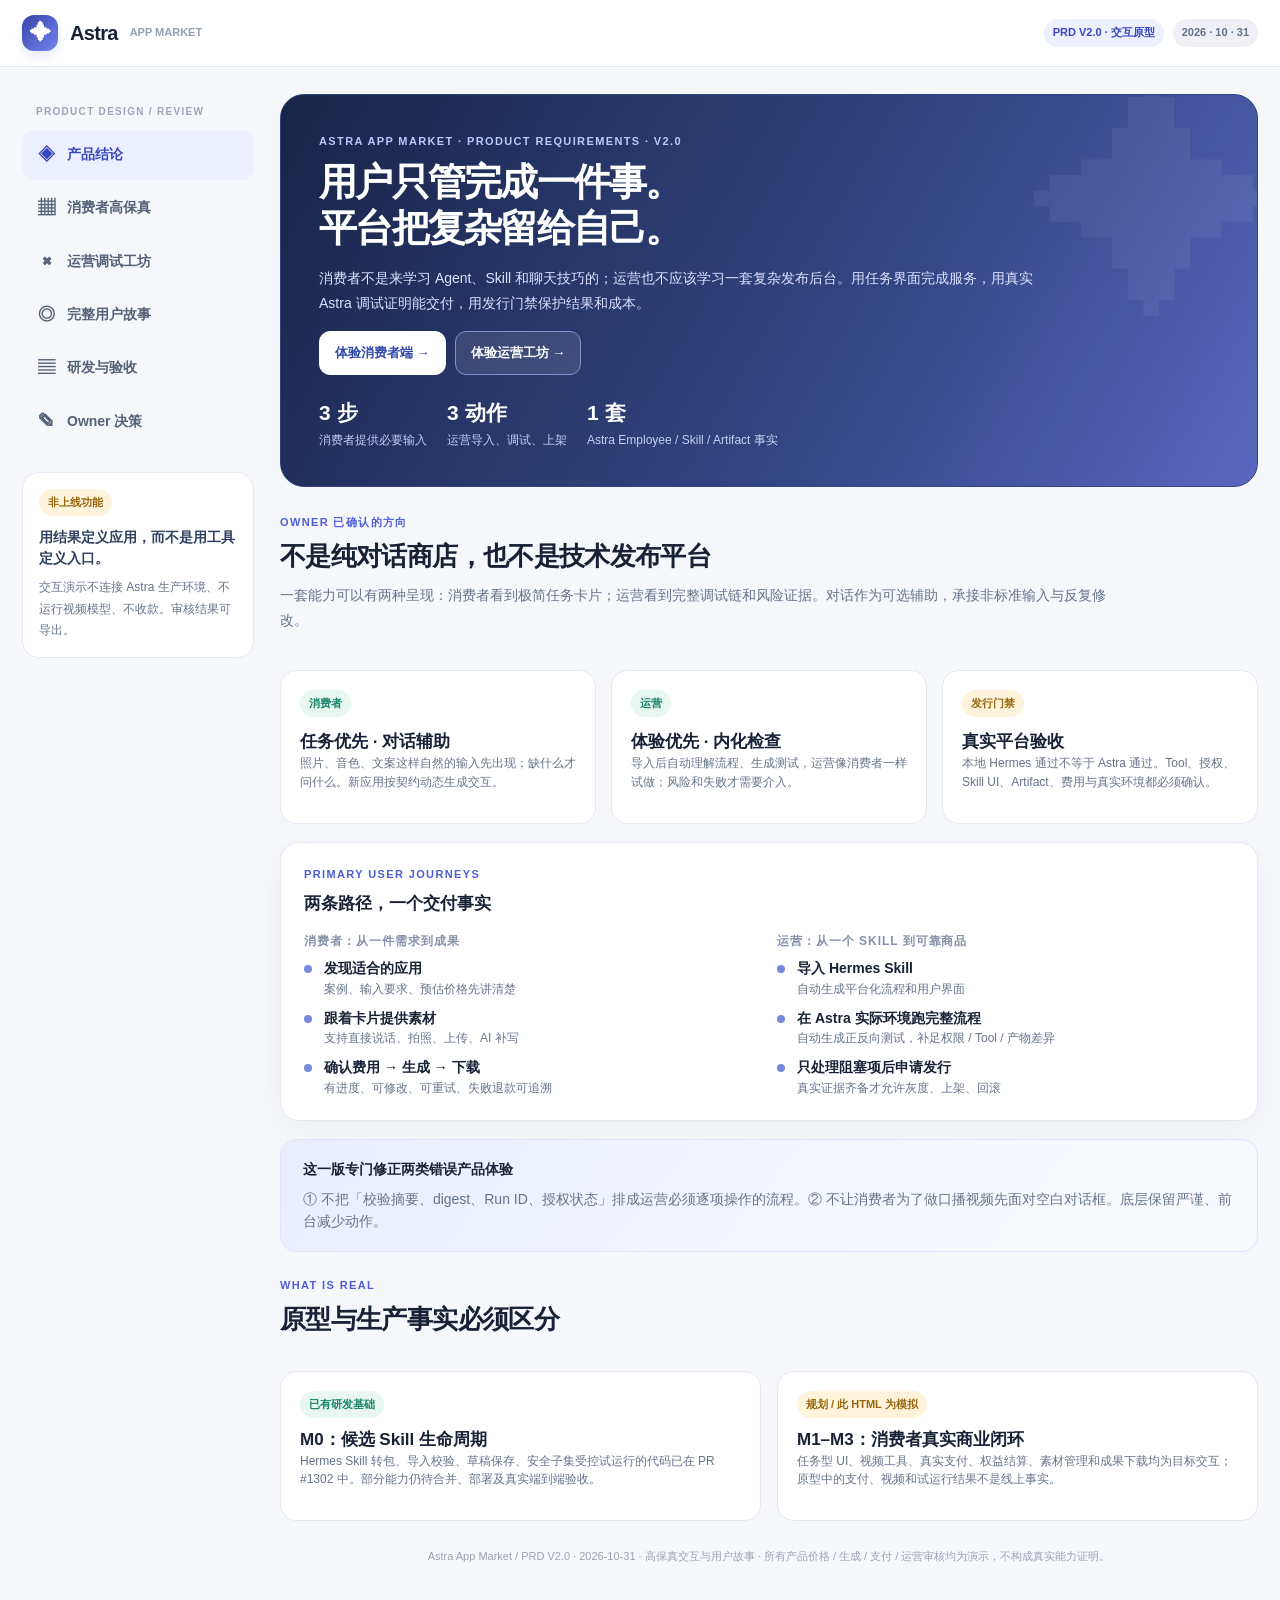
<file: app-market-prd-v2.html>
<!doctype html>
<html lang="zh-CN">
<head>
<meta charset="UTF-8"/>
<meta name="viewport" content="width=device-width,initial-scale=1,viewport-fit=cover"/>
<meta name="color-scheme" content="light"/>
<meta name="theme-color" content="#f7f8fc"/>
<title>Astra 应用市场 · PRD V2.0 | 交互高保真实施源</title>
<style>
:root{--bg:#f6f7fb;--paper:#fff;--ink:#182136;--muted:#66738a;--faint:#94a0b4;--line:#e3e8f2;--primary:#4e5dd7;--primary-dark:#3747bc;--light:#edf0ff;--green:#168268;--green-bg:#e8f7f0;--amber:#98660e;--amber-bg:#fff4db;--red:#b4474b;--red-bg:#fff1f1;--radius:19px;--shadow:0 8px 32px rgba(29,39,73,.042);font-family:Inter,-apple-system,BlinkMacSystemFont,"Segoe UI","PingFang SC","Microsoft YaHei",sans-serif;color:var(--ink)}
*{box-sizing:border-box}html{scroll-behavior:smooth}body{margin:0;background:var(--bg);font-size:14px;line-height:1.55}button,input,textarea,select{font:inherit}button{cursor:pointer}button:disabled{opacity:.52;cursor:not-allowed}a{color:var(--primary);text-decoration:none}a:hover{text-decoration:underline}button:focus-visible,input:focus-visible,textarea:focus-visible,select:focus-visible{outline:3px solid #8e9eff;outline-offset:2px}h1,h2,h3,h4,p{margin-top:0}h1{font-size:clamp(28px,3vw,43px);line-height:1.2;letter-spacing:-.045em;margin-bottom:15px}h2{font-size:clamp(21px,2vw,29px);line-height:1.3;letter-spacing:-.025em;margin-bottom:10px}h3{font-size:17px;line-height:1.42;margin:0}p{color:var(--muted)}strong{font-weight:730}small{font-size:12px}.container{max-width:1380px;margin:auto;padding:0 22px}.topbar{position:sticky;top:0;z-index:50;background:rgba(255,255,255,.94);backdrop-filter:blur(14px);border-bottom:1px solid var(--line)}.topbar-inner{height:66px;display:flex;align-items:center;gap:17px;justify-content:space-between}.brand{display:flex;align-items:center;gap:12px;white-space:nowrap;font-size:20px;font-weight:810;letter-spacing:-.035em}.brand-icon{width:36px;height:36px;display:grid;place-items:center;border-radius:12px;background:linear-gradient(135deg,#3545aa,#7683ef);color:#fff;box-shadow:0 5px 10px #4458cd22;font-size:21px}.brand em{font-size:11px;color:var(--faint);font-style:normal;font-weight:700;letter-spacing:0}.top-meta{display:flex;align-items:center;gap:9px}.pill{font-size:11px;padding:5px 9px;border-radius:99px;background:#eef0f5;color:#637087;font-weight:720;display:inline-flex;align-items:center;gap:5px;white-space:nowrap}.pill.good{background:var(--green-bg);color:var(--green)}.pill.wait{background:var(--amber-bg);color:var(--amber)}.pill.demo{background:var(--light);color:var(--primary-dark)}.layout{max-width:1380px;display:grid;grid-template-columns:232px minmax(0,1fr);gap:26px;margin:auto;padding:27px 22px 75px}.sidebar{position:sticky;top:92px;align-self:start}.nav-label{text-transform:uppercase;letter-spacing:.13em;font-size:10px;font-weight:800;color:#9da5b5;padding:10px 14px}.nav-btn{width:100%;border:0;background:transparent;text-align:left;display:flex;align-items:center;gap:11px;color:#556177;padding:12px 14px;border-radius:12px;margin-bottom:3px;font-weight:670}.nav-btn .nav-icon{width:20px;text-align:center;font-size:17px}.nav-btn.active{color:var(--primary-dark);background:#ecefff}.nav-btn:hover{background:#f0f2f9}.side-info{padding:16px;border:1px solid var(--line);border-radius:17px;background:#fff;margin-top:25px}.side-info small{color:var(--muted)}.main{min-width:0}.panel{display:none;animation:appear .2s ease}.panel.active{display:block}@keyframes appear{from{opacity:.55;transform:translateY(5px)}to{opacity:1;transform:none}}.section-heading{display:flex;align-items:flex-start;justify-content:space-between;gap:16px;margin:8px 0 24px}.eyebrow{font-size:11px;text-transform:uppercase;letter-spacing:.125em;font-weight:850;color:var(--primary);margin-bottom:9px}.section-heading p,.intro{max-width:830px;font-size:14px;line-height:1.75}.surface{border:1px solid var(--line);background:var(--paper);border-radius:var(--radius);box-shadow:var(--shadow)}.card{padding:23px}.tile{padding:19px;background:#fff;border-radius:16px;border:1px solid var(--line)}.grid2{display:grid;grid-template-columns:repeat(2,minmax(0,1fr));gap:16px}.grid3{display:grid;grid-template-columns:repeat(3,minmax(0,1fr));gap:15px}.muted{color:var(--muted)}.tiny{font-size:12px;color:var(--muted)}.max60{max-width:680px}.subheading{font-size:18px;font-weight:800;margin-bottom:14px}.btn{background:var(--primary);color:#fff;border:1px solid var(--primary);border-radius:11px;padding:11px 15px;font-size:13px;font-weight:760;min-height:41px;display:inline-flex;justify-content:center;align-items:center;gap:7px}.btn:hover:not(:disabled){background:var(--primary-dark)}.btn.secondary{background:#fff;color:#37435b;border:1px solid #d8dfea}.btn.secondary:hover:not(:disabled){background:#f7f8fb}.btn.ghost{background:#f4f6fc;color:#4b5980;border:1px solid transparent}.btn.subtle{background:#ebefff;color:#3347b3;border:1px solid transparent}.btn.red{background:#fff0f1;color:#aa3e43;border-color:#f3d2d5}.btn.small{min-height:35px;padding:7px 10px;font-size:12px}.btn.block{width:100%}.btn-row{display:flex;gap:9px;flex-wrap:wrap}.hr{border:0;border-top:1px solid var(--line);margin:21px 0}.note{background:#f4f6fc;border:1px solid #e3e7f4;color:#53617b;border-radius:13px;padding:12px 14px;font-size:12px}.note.warn{background:#fff9ed;border-color:#f0e2bc;color:#8b6419}.note.good{background:#edfaf3;border-color:#c9ecdb;color:#197456}.callout{padding:19px 22px;border-radius:16px;background:linear-gradient(130deg,#e9edff,#f7f9ff 75%);border:1px solid #dee4fd}.code{font-family:ui-monospace,SFMono-Regular,Menlo,monospace;font-size:12px;word-break:break-word;color:#5c6680}.checkline{display:flex;gap:10px;align-items:flex-start;font-size:13px;color:#465268;margin:9px 0}.checkline .mark{width:19px;height:19px;border-radius:50%;display:grid;place-items:center;background:#e9f8ef;color:var(--green);font-weight:800;flex:0 0 19px}.checkline .mark.wait{background:#fff3d7;color:var(--amber)}.checkline .mark.no{background:#f2f3f7;color:#a6adbc}.input{border:1px solid #dce2ed;border-radius:11px;padding:11px 13px;width:100%;outline:none;background:#fff;color:var(--ink)}.input:focus{border-color:#8190f2;box-shadow:0 0 0 3px #eef0ff}.input-label{font-size:12px;font-weight:760;color:#45536a;display:block;margin-bottom:7px}.field{margin-bottom:15px}.field-hint{font-size:11px;color:#8490a3;margin-top:5px}.thumb{width:44px;height:44px;border-radius:14px;display:grid;place-items:center;background:#eef1ff;font-size:23px;flex:0 0 auto}.badge-lite{background:#f1f3f8;border-radius:7px;padding:4px 7px;font-size:11px;font-weight:700;color:#69758d}.linear-step{display:flex;gap:10px;align-items:center;flex-wrap:wrap}.linear-step span{padding:7px 10px;font-size:12px;border-radius:9px;background:#f2f4fa;color:#647087}.linear-step span.current{color:#3448b7;background:#e9edff;font-weight:800}.hero{background:linear-gradient(120deg,#182447,#344887 62%,#5967be);border:1px solid #31447c;color:#fff;border-radius:24px;padding:38px 38px 35px;overflow:hidden;position:relative}.hero:after{content:'✦';font-size:250px;color:rgba(255,255,255,.055);position:absolute;right:-27px;top:-75px;pointer-events:none}.hero h1{max-width:780px}.hero p{color:#dce3ff;max-width:740px;line-height:1.8}.hero .eyebrow{color:#b9c8ff}.hero .btn{background:#fff;border-color:#fff;color:#3148ac}.hero .btn.secondary{background:rgba(255,255,255,.10);color:#fff;border-color:#8291c8}.hero .pill{background:rgba(255,255,255,.14);color:#e9edff}.mini-metrics{display:flex;gap:20px;margin-top:22px;flex-wrap:wrap}.mini-metrics .metric strong{display:block;color:#fff;font-size:21px}.mini-metrics .metric small{color:#c3cff5}.flow-cards{display:flex;gap:12px;align-items:stretch;flex-wrap:wrap}.flow-cards .tile{flex:1;min-width:180px}.flow-cards .num{font-size:24px;font-weight:850;color:#aab4d4}.flow-cards h3{margin:3px 0 7px}.flow-cards .arrow{align-self:center;color:#8794ad;font-size:20px}.divided{display:flex;align-items:center;justify-content:space-between;gap:12px}.barline{height:7px;background:#e9edf5;border-radius:99px;overflow:hidden}.barline>div{background:#6271df;height:100%;border-radius:99px;transition:width .3s}.tag-row{display:flex;align-items:center;gap:6px;flex-wrap:wrap}.app-shell{display:grid;grid-template-columns:192px minmax(0,1fr);min-height:590px;overflow:hidden}.app-rail{background:#fbfcff;border-right:1px solid var(--line);padding:20px 13px}.app-rail .brand-small{font-size:17px;font-weight:830;margin-bottom:21px;padding:0 8px}.rail-btn{width:100%;text-align:left;background:transparent;border:0;padding:11px 12px;border-radius:11px;margin:2px 0;font-size:13px;font-weight:680;color:#68758c}.rail-btn.active{background:#edf0ff;color:#394cbb}.app-main{min-width:0;padding:23px 25px;background:#fff}.app-main h2{font-size:25px}.sim-banner{background:#f4f5fc;border:1px solid #e1e5f3;border-radius:12px;padding:11px 13px;margin-bottom:17px;color:#68738a;font-size:12px}.shop-hero{border-radius:17px;background:linear-gradient(112deg,#edf1ff,#f7f5ff);padding:23px;display:flex;align-items:center;justify-content:space-between;gap:10px;margin-bottom:19px}.shop-hero h3{font-size:24px;letter-spacing:-.04em;max-width:470px}.shop-hero p{margin:8px 0 0}.shop-hero .star{font-size:54px;color:#6173dd}.category-row{display:flex;gap:8px;flex-wrap:wrap;margin:12px 0 17px}.chip{border:1px solid var(--line);color:#5f6c80;background:#fff;border-radius:25px;padding:7px 12px;font-size:12px;font-weight:700}.chip.active{background:#edf0ff;color:var(--primary-dark);border-color:#c5cffb}.product{min-width:0;border:1px solid var(--line);border-radius:15px;padding:17px;background:#fff;display:flex;gap:13px;flex-direction:column;text-align:left;min-height:188px;transition:border .15s,box-shadow .15s}.product:hover{border-color:#a7b4ef;box-shadow:0 7px 18px rgba(68,87,180,.07)}.product h4{font-size:15px;margin:4px 0 6px}.product p{font-size:12px;margin:0;flex:1}.product .price{font-weight:820;color:#293762}.product-footer{border-top:1px solid #eff1f5;margin-top:12px;padding-top:10px;display:flex;justify-content:space-between;align-items:center}.product-detail-hero{background:#f5f7ff;border:1px solid #e9ecfd;border-radius:17px;padding:22px}.product-detail-hero h2{margin:10px 0 8px}.product-detail-hero p{max-width:590px}.three-benefits{display:grid;grid-template-columns:repeat(3,minmax(0,1fr));gap:10px;margin-top:14px}.three-benefits .tile{padding:14px;font-size:12px;color:#59667d}.three-benefits b{display:block;color:#253047;margin-bottom:4px}.workgrid{display:grid;grid-template-columns:minmax(0,1fr) 292px;gap:17px}.drop{border:1.5px dashed #c5cee4;border-radius:13px;background:#f8faff;padding:16px;display:flex;gap:11px;align-items:center;min-height:96px}.drop .dot{width:46px;height:46px;border-radius:13px;background:#e8edff;display:grid;place-items:center;font-size:24px;flex:0 0 auto}.drop p{margin:3px 0 0;font-size:11px}.drop input{max-width:100%;font-size:11px;margin-top:8px}.drop.ready{border-style:solid;border-color:#abdfc7;background:#f3fbf7}.checkbox-line{display:flex;align-items:flex-start;gap:9px;font-size:12px;color:#56637a;line-height:1.7;cursor:pointer}.checkbox-line input{width:17px;height:17px;flex:0 0 17px;margin:2px 0 0;accent-color:#4f60da}.mini-preview{background:#10172a;border:1px solid #263149;border-radius:17px;min-height:282px;color:#fff;padding:22px;display:flex;flex-direction:column;align-items:center;justify-content:center;text-align:center;position:relative;overflow:hidden}.mini-preview:before{content:'';position:absolute;inset:20px 50px;border-radius:120px;background:radial-gradient(circle,#8794f0 0,#5165bc 45%,transparent 72%);opacity:.31}.silhouette{width:100px;height:100px;border-radius:100%;background:linear-gradient(145deg,#c6cafe,#818bd7);display:grid;place-items:center;font-size:41px;z-index:1;margin:4px 0 18px}.mini-preview b,.mini-preview small{position:relative;z-index:1}.mini-preview small{color:#bfc8df}.progress{height:7px;border-radius:99px;background:#e5e9f2;overflow:hidden}.progress>div{height:100%;width:0;background:linear-gradient(90deg,#5766d7,#8a9bef);transition:width .45s}.result-card{border:1px solid #dce5f4;background:#f7f9ff;border-radius:16px;padding:20px}.result-meta{display:flex;gap:8px;flex-wrap:wrap;align-items:center}.work-history{display:grid;gap:10px}.history-row{border:1px solid var(--line);border-radius:11px;padding:14px;display:flex;justify-content:space-between;gap:12px;align-items:center}.empty{padding:40px 18px;color:var(--muted);text-align:center}.assistant-box{background:#f6f7ff;border:1px solid #dce2fd;border-radius:14px;padding:14px;margin:15px 0}.assistant-box .msg{padding:9px 11px;background:#fff;border:1px solid #e0e5f5;border-radius:10px;color:#58667c;font-size:12px;margin-top:10px}.ops-shell{display:grid;grid-template-columns:minmax(0,1.12fr) minmax(270px,.88fr);gap:17px}.ops-step{display:flex;gap:9px;flex-wrap:wrap;margin:10px 0 20px}.ops-step button{background:#f2f4fa;border:1px solid #e6eaf4;border-radius:11px;padding:11px 15px;font-weight:760;color:#6a768d;flex:1;text-align:left;min-width:120px}.ops-step button.active{background:#e9edff;color:#384ab5;border-color:#bcc7fa}.ops-step button span{font-size:11px;font-weight:600;display:block;opacity:.83}.ops-stage{display:none}.ops-stage.active{display:block}.flow-node{display:flex;gap:12px;align-items:flex-start;background:#fff;border:1px solid #e1e6f0;border-radius:13px;padding:12px 14px;margin:10px 0}.flow-node .count{width:27px;height:27px;border-radius:9px;background:#edf0ff;color:#485cc6;display:grid;place-items:center;font-weight:850;flex:0 0 27px}.flow-node p{margin:4px 0 0;font-size:12px}.flow-node small{display:block;margin-top:4px}.flow-node .right{margin-left:auto}.gate{padding:14px;border-bottom:1px solid var(--line);display:flex;align-items:flex-start;gap:10px}.gate:last-child{border-bottom:0}.gate strong{font-size:12px}.gate p{margin:3px 0 0;font-size:11px}.gate i{width:9px;height:9px;border-radius:50%;background:#d99f35;margin-top:5px;flex:0 0 9px}.gate i.good{background:#40a786}.gate i.no{background:#e2797a}.run-case{border:1px solid #e0e5ef;border-radius:13px;padding:13px;margin-bottom:10px;display:flex;gap:9px}.run-case .case-state{width:74px;flex:0 0 74px}.preview-frame{border:1px solid #e4e8f3;border-radius:16px;overflow:hidden;background:#fff}.preview-frame .preview-top{background:#f7f8fc;border-bottom:1px solid var(--line);padding:11px 15px;font-weight:740}.preview-frame .preview-body{padding:15px}.mock-phone{border:5px solid #262f47;border-radius:31px;background:#fff;max-width:262px;margin:0 auto;min-height:323px;overflow:hidden;box-shadow:0 15px 35px rgba(19,27,47,.12)}.mock-phone .phone-top{height:26px;text-align:center;font-size:11px;background:#f8f9fc;color:#858fa4;padding:5px}.mock-phone .phone-content{padding:14px}.mock-phone .mini-field{background:#f7f8fd;border:1px solid #e3e7f2;padding:10px;border-radius:9px;font-size:11px;color:#526078;margin:8px 0}.story-layout{display:grid;grid-template-columns:repeat(2,minmax(0,1fr));gap:14px}.story{border:1px solid var(--line);background:#fff;border-radius:16px;padding:19px}.story summary{cursor:pointer;list-style:none}.story summary::-webkit-details-marker{display:none}.story summary:hover{color:var(--primary-dark)}.story .story-number{font-size:11px;color:var(--primary);font-weight:830;letter-spacing:.08em}.story ul{color:var(--muted);padding-left:19px;font-size:12px;line-height:1.85}.table-wrap{overflow-x:auto;border-radius:15px;border:1px solid var(--line);background:#fff}table{border-collapse:collapse;width:100%;min-width:600px;text-align:left}th,td{border-bottom:1px solid var(--line);padding:13px 15px;font-size:12px;vertical-align:top}th{background:#f7f8fc;font-weight:790;color:#505f78}td{color:#637089}tr:last-child td{border-bottom:0}.review-row{padding:19px;border:1px solid var(--line);border-radius:16px;background:#fff;margin:12px 0}.review-actions{display:flex;gap:14px;flex-wrap:wrap;margin:14px 0}.radio-pill{font-size:12px;background:#f5f6fa;border:1px solid #e4e9f3;border-radius:10px;padding:8px 10px;cursor:pointer}.radio-pill:has(input:checked){background:#e9edff;border-color:#aebbf6;color:#3348bd}.radio-pill input{accent-color:#5264df}.modal-backdrop{position:fixed;inset:0;background:rgba(23,31,57,.52);display:none;z-index:100;align-items:center;justify-content:center;padding:16px}.modal-backdrop.open{display:flex}.modal{max-width:460px;width:100%;border-radius:21px;padding:25px;background:#fff;box-shadow:0 25px 85px #101a3155;max-height:90vh;overflow:auto}.modal h2{font-size:22px}.toast{position:fixed;bottom:22px;left:50%;transform:translate(-50%,8px);max-width:min(420px,calc(100% - 28px));background:#202a49;color:#fff;border-radius:12px;padding:12px 17px;opacity:0;pointer-events:none;z-index:200;transition:opacity .18s,transform .18s;font-size:13px;text-align:center;box-shadow:0 9px 30px #18223e3b}.toast.show{transform:translate(-50%,0);opacity:1}.small-head{font-size:12px;text-transform:uppercase;letter-spacing:.08em;color:#8791aa;font-weight:850;margin-bottom:8px}.timeline{display:grid;gap:9px}.timeline .item{display:flex;align-items:flex-start;gap:12px}.timeline .item i{width:8px;height:8px;flex:0 0 8px;border-radius:50%;background:#7889de;margin-top:7px}.footer-note{padding:27px 0;color:#9aa3b3;font-size:11px;text-align:center}.mobile-bottom-nav{display:none} .hidden{display:none!important}
@media(max-width:1040px){.layout{grid-template-columns:190px minmax(0,1fr);gap:15px;padding:17px}.app-shell{grid-template-columns:155px minmax(0,1fr)}.workgrid{grid-template-columns:1fr}.ops-shell{grid-template-columns:1fr}.app-main{padding:18px}.app-rail{padding:14px 9px}}
@media(max-width:760px){.topbar-inner{height:57px}.brand{font-size:18px}.top-meta .pill.hide-small{display:none}.layout{display:block;padding:14px 12px 90px}.sidebar{display:none}.section-heading{display:block;margin:12px 0 16px}.section-heading .btn-row{margin-top:12px}.hero{padding:27px 21px}.hero:after{font-size:145px;right:-13px;top:-30px}.mini-metrics{gap:14px}.grid2,.grid3,.story-layout,.three-benefits{grid-template-columns:1fr}.card{padding:17px}.flow-cards{display:grid;grid-template-columns:1fr}.flow-cards .arrow{display:none}.app-shell{grid-template-columns:1fr}.app-rail{display:flex;align-items:center;gap:5px;overflow-x:auto;white-space:nowrap;border-right:0;border-bottom:1px solid var(--line);padding:10px}.app-rail .brand-small{display:none}.rail-btn{width:auto;flex:0 0 auto;padding:9px 12px}.app-main{padding:16px 12px}.shop-hero{padding:17px}.shop-hero .star{font-size:33px}.shop-hero h3{font-size:21px}.workgrid{grid-template-columns:1fr}.ops-step button{min-width:90px;padding:9px 10px;font-size:12px}.ops-shell{grid-template-columns:1fr}.flow-node{padding:11px}.modal{padding:19px}.mobile-bottom-nav{position:fixed;bottom:0;left:0;right:0;z-index:51;background:rgba(255,255,255,.97);border-top:1px solid var(--line);padding:8px max(6px,env(safe-area-inset-left)) calc(7px + env(safe-area-inset-bottom));display:grid;grid-template-columns:repeat(5,1fr);gap:2px}.mobile-bottom-nav button{border:0;background:none;border-radius:9px;color:#8290a8;font-size:10px;font-weight:680;display:grid;gap:2px;place-items:center;padding:7px 1px}.mobile-bottom-nav button i{font-style:normal;font-size:18px}.mobile-bottom-nav button.active{background:#edf0ff;color:#4659c6}.footer-note{padding-bottom:25px}.top-meta .pill{font-size:10px}.note{font-size:12px}.review-actions{gap:6px}.radio-pill{padding:7px}.linear-step{gap:5px}.linear-step span{font-size:11px;padding:6px 8px}.product-detail-hero{padding:17px}}
@media(max-width:375px){.container{padding:0 12px}.top-meta{gap:4px}.brand em{display:none}.app-main{padding:14px 10px}.btn{padding:10px}.ops-step button{font-size:11px;padding:8px}.thumb{width:38px;height:38px}}
</style>
</head>
<body>
<header class="topbar"><div class="container topbar-inner"><div class="brand"><span class="brand-icon">✦</span> Astra <em>APP MARKET</em></div><div class="top-meta"><span class="pill demo">PRD V2.0 · 交互原型</span><span class="pill hide-small">2026 · 10 · 31</span></div></div></header>
<div class="layout">
<aside class="sidebar"><div class="nav-label">PRODUCT DESIGN / REVIEW</div>
<button class="nav-btn active" data-panel="overview"><span class="nav-icon">◈</span>产品结论</button>
<button class="nav-btn" data-panel="consumer"><span class="nav-icon">▦</span>消费者高保真</button>
<button class="nav-btn" data-panel="operator"><span class="nav-icon">⌘</span>运营调试工坊</button>
<button class="nav-btn" data-panel="stories"><span class="nav-icon">◎</span>完整用户故事</button>
<button class="nav-btn" data-panel="spec"><span class="nav-icon">▤</span>研发与验收</button>
<button class="nav-btn" data-panel="review"><span class="nav-icon">✎</span>Owner 决策</button>
<div class="side-info"><span class="pill wait">非上线功能</span><p style="margin:11px 0 6px;font-weight:730;color:#304061">用结果定义应用，而不是用工具定义入口。</p><small>交互演示不连接 Astra 生产环境、不运行视频模型、不收款。审核结果可导出。</small></div></aside>
<main class="main">
<section id="panel-overview" class="panel active">
<div class="hero"><div class="eyebrow">ASTRA APP MARKET · PRODUCT REQUIREMENTS · V2.0</div><h1>用户只管完成一件事。<br>平台把复杂留给自己。</h1><p>消费者不是来学习 Agent、Skill 和聊天技巧的；运营也不应该学习一套复杂发布后台。用任务界面完成服务，用真实 Astra 调试证明能交付，用发行门禁保护结果和成本。</p><div class="btn-row"><button class="btn" data-action="go-consumer">体验消费者端 →</button><button class="btn secondary" data-panel="operator">体验运营工坊 →</button></div><div class="mini-metrics"><div class="metric"><strong>3 步</strong><small>消费者提供必要输入</small></div><div class="metric"><strong>3 动作</strong><small>运营导入、调试、上架</small></div><div class="metric"><strong>1 套</strong><small>Astra Employee / Skill / Artifact 事实</small></div></div></div>
<div class="section-heading" style="margin-top:27px"><div><div class="eyebrow">OWNER 已确认的方向</div><h2>不是纯对话商店，也不是技术发布平台</h2><p>一套能力可以有两种呈现：消费者看到极简任务卡片；运营看到完整调试链和风险证据。对话作为可选辅助，承接非标准输入与反复修改。</p></div></div>
<div class="grid3"><div class="tile"><span class="pill good">消费者</span><h3 style="margin-top:13px">任务优先 · 对话辅助</h3><p class="tiny">照片、音色、文案这样自然的输入先出现；缺什么才问什么。新应用按契约动态生成交互。</p></div><div class="tile"><span class="pill good">运营</span><h3 style="margin-top:13px">体验优先 · 内化检查</h3><p class="tiny">导入后自动理解流程、生成测试，运营像消费者一样试做；风险和失败才需要介入。</p></div><div class="tile"><span class="pill wait">发行门禁</span><h3 style="margin-top:13px">真实平台验收</h3><p class="tiny">本地 Hermes 通过不等于 Astra 通过。Tool、授权、Skill UI、Artifact、费用与真实环境都必须确认。</p></div></div>
<div class="surface card" style="margin-top:18px"><div class="eyebrow">PRIMARY USER JOURNEYS</div><h3 style="margin-bottom:16px">两条路径，一个交付事实</h3><div class="grid2"><div><div class="small-head">消费者：从一件需求到成果</div><div class="timeline"><div class="item"><i></i><div><b>发现适合的应用</b><div class="tiny">案例、输入要求、预估价格先讲清楚</div></div></div><div class="item"><i></i><div><b>跟着卡片提供素材</b><div class="tiny">支持直接说话、拍照、上传、AI 补写</div></div></div><div class="item"><i></i><div><b>确认费用 → 生成 → 下载</b><div class="tiny">有进度、可修改、可重试、失败退款可追溯</div></div></div></div></div><div><div class="small-head">运营：从一个 Skill 到可靠商品</div><div class="timeline"><div class="item"><i></i><div><b>导入 Hermes Skill</b><div class="tiny">自动生成平台化流程和用户界面</div></div></div><div class="item"><i></i><div><b>在 Astra 实际环境跑完整流程</b><div class="tiny">自动生成正反向测试，补足权限 / Tool / 产物差异</div></div></div><div class="item"><i></i><div><b>只处理阻塞项后申请发行</b><div class="tiny">真实证据齐备才允许灰度、上架、回滚</div></div></div></div></div></div></div>
<div class="callout" style="margin-top:18px"><strong>这一版专门修正两类错误产品体验</strong><p style="margin:8px 0 0">① 不把「校验摘要、digest、Run ID、授权状态」排成运营必须逐项操作的流程。② 不让消费者为了做口播视频先面对空白对话框。底层保留严谨、前台减少动作。</p></div>
<div class="section-heading" style="margin-top:25px"><div><div class="eyebrow">WHAT IS REAL</div><h2>原型与生产事实必须区分</h2></div></div><div class="grid2"><div class="tile"><span class="pill good">已有研发基础</span><h3 style="margin-top:10px">M0：候选 Skill 生命周期</h3><p class="tiny">Hermes Skill 转包、导入校验、草稿保存、安全子集受控试运行的代码已在 PR #1302 中。部分能力仍待合并、部署及真实端到端验收。</p></div><div class="tile"><span class="pill wait">规划 / 此 HTML 为模拟</span><h3 style="margin-top:10px">M1–M3：消费者真实商业闭环</h3><p class="tiny">任务型 UI、视频工具、真实支付、权益结算、素材管理和成果下载均为目标交互；原型中的支付、视频和试运行结果不是线上事实。</p></div></div>
</section>
<section id="panel-consumer" class="panel"><div class="section-heading"><div><div class="eyebrow">EXPERIENCE 01 / CONSUMER</div><h1>消费者：不用学会提问，也能完成工作</h1><p>以定制口播视频为典型案例。进入应用后直接呈现最少输入：一张照片、一段本人授权语音、一段口播内容；用户也可以通过自然语言补充要求。</p></div><span class="pill demo">可点击演示</span></div>
<div class="surface app-shell"><div class="app-rail"><div class="brand-small">✦ Astra</div><button class="rail-btn active" data-cview="catalog">▦ 发现应用</button><button class="rail-btn" data-cview="detail">✧ 应用详情</button><button class="rail-btn" data-cview="work">◉ 开始制作</button><button class="rail-btn" data-cview="history">▤ 我的成果</button><button class="rail-btn" data-action="buy">✦ 购买次数</button></div>
<div class="app-main"><div class="sim-banner">⌁ 交互演示环境 · 口播视频、录音克隆、支付与生成均为模拟；上传素材仅在当前浏览器预览，不会发送到服务器。</div>
<div id="c-catalog" class="c-view"><div class="shop-hero"><div><div class="eyebrow">YOUR WORK, MADE SIMPLE</div><h3>选择一件想做的事，<br>剩下的交给 Astra。</h3><p>不必懂模型，也无需从空白聊天开始。</p><button class="btn small" data-action="open-video">做一段口播视频 →</button></div><div class="star">✦</div></div><div class="divided"><h3>你想完成什么？</h3><span class="pill demo" id="consumerBalanceCatalog">体验次数 2</span></div><div class="category-row" id="categories"><button class="chip active" data-category="all">全部</button><button class="chip" data-category="video">视频 / 设计</button><button class="chip" data-category="marketing">经营 / 营销</button><button class="chip" data-category="office">办公 / 数据</button></div><div class="grid3" id="productGrid"></div><div class="tiny" style="margin-top:15px">应用、单价和试用次数均为设计样例，不是当前上架商品或实际售价。</div></div>
<div id="c-detail" class="c-view hidden"><button class="btn ghost small" data-cview="catalog">← 返回应用市场</button><div id="detailContent" style="margin-top:15px"></div></div>
<div id="c-work" class="c-view hidden"><div class="divided" style="margin-bottom:13px"><div><div class="eyebrow">INSTANT WORKSPACE</div><h2 id="workTitle">做一段口播视频</h2></div><span class="pill demo">剩余 <b id="workBalance">2</b> 次</span></div><div class="linear-step" style="margin-bottom:17px"><span class="current">① 提供素材</span><span>② 确认使用</span><span>③ 预览成果</span></div><div class="workgrid"><div id="workFields"></div><aside><div class="mini-preview" id="workPreview"><div class="silhouette">✦</div><b>您的视频预览</b><small>输入完成后，生成一段演示预览</small></div><div class="note" style="margin-top:11px" id="workPriceNote">预计消耗 1 次 · 演示费用 ¥12 / 次</div><div class="assistant-box"><div class="divided"><b style="font-size:12px">✦ Astra 帮你补全</b><button class="btn ghost small" data-action="toggle-assistant" id="assistantToggle">展开</button></div><div id="assistantArea" class="hidden"><p class="tiny" style="margin:9px 0">告诉 Astra 你想调整什么；也可以从下面选一项。</p><div class="btn-row"><button class="btn secondary small" data-action="assist-script">帮我写口播</button><button class="btn secondary small" data-action="assist-shorter">缩短到 15 秒</button></div><div class="field" style="margin:12px 0 0"><input class="input" id="assistantPrompt" placeholder="例如：语气更自然、更像探店分享"/></div><button class="btn small" style="margin-top:8px" data-action="assist-send">应用建议</button><div class="msg" id="assistantReply">仅辅助调整当前任务，无需学习提示词。</div></div></div></aside></div><div class="note warn hidden" id="workError" role="alert"></div><div class="btn-row" style="margin-top:17px"><button class="btn" data-action="run">确认并生成 · 消耗 1 次 →</button><button class="btn secondary" data-action="use-samples">一键填入演示素材</button><button class="btn ghost" data-cview="detail">查看应用说明</button></div></div>
<div id="c-result" class="c-view hidden"><div class="divided"><div><div class="eyebrow">YOUR OUTCOME</div><h2>你的成果已准备好</h2></div><span class="pill good">演示生成完成</span></div><div class="workgrid"><div><div class="result-card"><div class="result-meta"><span class="pill good">已生成样例</span><span class="pill">工作记录 <span id="resultId">DEMO-001</span></span></div><h3 style="margin:13px 0">口播视频 · 交付预览</h3><p class="tiny" style="margin-bottom:15px">这里展示可交付视频的高保真占位；由于未连接媒体工具，此原型不能下载真实 MP4。</p><div class="mini-preview" style="min-height:220px"><div class="silhouette" id="resultAvatar">✦</div><b id="resultHeadline">让好产品被更多人看到</b><small>模拟视频画面 · 不包含真实声音或口型</small></div><div style="margin-top:13px"><div class="small-head">使用脚本</div><p id="resultScript" style="color:#33415a;white-space:pre-wrap"></p></div><div class="btn-row"><button class="btn" data-action="download-script">下载脚本与交付说明</button><button class="btn secondary" data-action="edit-result">继续修改</button><button class="btn secondary" data-action="copy-result">复制文案</button></div></div></div><aside class="tile"><h3>一份真正成果应该包含</h3><div class="checkline"><span class="mark">✓</span>可回看的完整视频</div><div class="checkline"><span class="mark">✓</span>实际音色授权与生成记录</div><div class="checkline"><span class="mark">✓</span>下载 MP4 / 分享</div><div class="checkline"><span class="mark">✓</span>工作记录、耗时和费用</div><div class="checkline"><span class="mark">✓</span>修改、失败返还与售后入口</div><div class="note warn">当前这些是交付标准，不代表本原型已经真实产出视频。</div><button class="btn red block" style="margin-top:13px" data-action="failure">演示：失败并退回次数</button></aside></div></div>
<div id="c-history" class="c-view hidden"><div class="divided"><div><div class="eyebrow">YOUR WORK</div><h2>我的成果与权益</h2></div><button class="btn secondary small" data-action="buy">购买次数</button></div><div class="grid2"><div class="tile"><span class="tiny">剩余可用次数</span><div style="font-size:32px;font-weight:830" id="historyBalance">2</div><div class="tiny">仅本次页面演示，刷新后会重置</div></div><div class="tile"><span class="tiny">本次工作记录</span><div style="font-size:32px;font-weight:830" id="historyCount">0</div><div class="tiny">成功、失败和退回次数均可追溯</div></div></div><div class="subheading" style="margin-top:22px">工作记录</div><div class="work-history" id="historyList"></div></div>
</div></div>
<div class="note" style="margin-top:13px"><b>可操作路径：</b>点“做一段口播视频” → 拍照 / 录音 / 输入文案（或演示素材）→ 勾选授权 → 生成 → 改文案 → 查看记录 / 失败返还。再从目录切换“营销文案”，观察同一套 Schema 如何生成不同输入界面。</div></section>
<section id="panel-operator" class="panel"><div class="section-heading"><div><div class="eyebrow">EXPERIENCE 02 / OPERATOR</div><h1>运营：不是填后台，而是把应用真正试好</h1><p>只需要导入、调试、确认上架三个动作。自动校验、Skill 流程解析、UI 草拟、测试用例和证据归档都由平台完成；遇到不具备的 Tool 或平台能力，清楚告知差异而不是假装通过。</p></div><span class="pill demo">调试工坊演示</span></div><div class="ops-step"><button class="active" data-ostep="0">① 导入能力<span>平台自动理解</span></button><button data-ostep="1">② 实际试做<span>从完整流程验证</span></button><button data-ostep="2">③ 准备上架<span>检查差什么</span></button></div>
<div class="ops-shell"><div class="surface card"><div id="o-stage-0" class="ops-stage active"><span class="pill demo">第 1 步 · 导入 Skill</span><h2 style="margin-top:11px">把你训练好的能力交给 Astra</h2><p>支持 Hermes 的 SKILL.md 或平台 Canonical 候选 JSON。导入后自动读取说明、输入、输出、依赖和样例，生成可调试的完整应用流程。</p><div class="drop" style="margin-top:16px"><div class="dot">⇧</div><div><b>选取本地 Skill 文件</b><p>选择 SKILL.md / 候选 JSON。当前 HTML 仅在浏览器内读取，真实产品需安全上传和服务端校验。</p><input id="skillFile" type="file" accept=".md,.json,.txt,application/json,text/plain"/></div></div><div class="btn-row" style="margin:13px 0"><button class="btn subtle" data-action="sample-skill">使用演示口播视频 Skill</button><button class="btn secondary" data-action="sample-copy">使用演示营销文案 Skill</button></div><div id="importPreview" class="note">尚未导入。可以先选择演示 Skill，看平台如何自动推导消费者表单与调试计划。</div><div class="btn-row" style="margin-top:16px"><button class="btn" data-action="build-flow">自动生成完整调试流程 →</button></div></div>
<div id="o-stage-1" class="ops-stage"><span class="pill demo">第 2 步 · Astra 调试工坊</span><h2 style="margin-top:11px">按真实用户的路径，把整件事跑通</h2><p>不是逐项点 digest / Tool / Artifact 校验。平台根据 Skill 自动生成必须完成的用户路径与异常测试，运营直接操作应用预览；右侧只展示阻塞项。</p><div class="small-head">系统理解的完整 Skill 流程</div><div id="opFlow"></div><div class="grid2"><div class="tile"><h3 style="margin-bottom:9px">消费者界面 · 自动生成</h3><div class="mock-phone"><div class="phone-top">✦ Astra · 你的应用</div><div class="phone-content" id="opPhone"></div></div></div><div class="tile"><h3 style="margin-bottom:9px">平台调试能力差异</h3><div class="note warn" id="opRuntimeGap">本地 Hermes 并不知道 Astra Tool、授权与 UI，需要逐项适配并在平台实测。</div><div class="btn-row" style="margin-top:13px"><button class="btn secondary small" data-action="simulate-bind">演示：补齐 Tool 映射</button><button class="btn secondary small" data-action="op-view-tests">查看测试用例</button></div></div></div><div id="testCases" class="hidden" style="margin-top:15px"></div><div class="btn-row" style="margin-top:18px"><button class="btn" data-action="run-suite">运行完整调试用例（模拟）</button><button class="btn ghost" data-ostep="0">重新导入</button></div><div id="runNotice" class="note warn" style="margin-top:14px">真实 Astra 运行证据尚未接入当前静态原型，不可声称真实评测通过。</div></div>
<div id="o-stage-2" class="ops-stage"><span class="pill demo">第 3 步 · 发行准备</span><h2 style="margin-top:11px">能不能上架？只告诉我还差什么</h2><p>技术细节默认内化，未通过的事项集中显示。真实发行前必须绑定平台 Tool 和 Skill UI、完成完整用例并回读结果、确认成本、安全和退款边界。</p><div id="gateList" class="surface" style="box-shadow:none;margin:18px 0"></div><div class="note warn" id="releaseVerdict">当前仅是产品原型，没有真实 Astra 运行证据，禁止将模拟通过直接发布为正式应用。</div><div class="btn-row" style="margin-top:15px"><button class="btn" data-action="submit-review">模拟申请审核 →</button><button class="btn secondary" data-ostep="1">返回调试</button></div><p class="tiny" id="reviewSubmitStatus" style="margin-top:12px"></p></div></div>
<aside><div class="surface card" style="margin-bottom:16px"><div class="divided"><h3>平台自动处理</h3><span class="pill good">内化检查</span></div><div id="opAutomation"><div class="checkline"><span class="mark">✓</span>读取 Skill 内容与版本</div><div class="checkline"><span class="mark">✓</span>推导最少必要输入</div><div class="checkline"><span class="mark">✓</span>生成输出与成果契约</div><div class="checkline"><span class="mark wait">!</span>真实工具绑定待导入</div></div><div class="hr"></div><div class="divided"><b style="font-size:12px">当前可上架程度</b><span class="pill wait" id="opStatusBadge">待导入</span></div><div class="barline" style="margin-top:12px"><div id="opBar" style="width:8%"></div></div><p class="tiny" style="margin:9px 0 0" id="opStageText">导入前不显示伪造的完成度。</p></div><div class="surface card"><div class="small-head">为什么要在 Astra 内调试？</div><div class="checkline"><span class="mark wait">!</span>Hermes 本地可以运行，不代表平台 Tool 已授权</div><div class="checkline"><span class="mark wait">!</span>UI 必须渲染真实输入/确认/纠错</div><div class="checkline"><span class="mark wait">!</span>Artifacts 要真实生成并可下载</div><div class="checkline"><span class="mark wait">!</span>Work Journal、费用、失败补偿要可核对</div><div class="checkline"><span class="mark wait">!</span>真实 runtime / 镜像 / 版本需留不可变证据</div></div></aside></div><div class="note" style="margin-top:13px"><b>产品规则：</b>真实平台执行出错时优先指出“缺了哪项连接 / 权限 / 输入”，并在对应卡片里引导修复；无风险项系统自动通过。完整 Skill 可以串联多个 Tool、确认和 Artifacts，不允许只抽取首个节点做假验收。</div>
</section>
<section id="panel-stories" class="panel"><div class="section-heading"><div><div class="eyebrow">USER STORIES / INTERACTION CONTRACT</div><h1>完整用户故事：含输入、产物、确认与失败</h1><p>点击卡片展开验收口径。区分运营与消费者两条路径，不把一系列数据库操作包装成用户故事。</p></div></div><div class="story-layout" id="storyList"></div></section>
<section id="panel-spec" class="panel"><div class="section-heading"><div><div class="eyebrow">PRODUCT IMPLEMENTATION SOURCE</div><h1>研发规范与真实验收标准</h1><p>只定义应用市场的交付契约，不重新建设 Astra V3 内核。优先让第一款真实数字员工可卖、可交付、可复用。</p></div></div>
<div class="surface card"><div class="eyebrow">PLATFORMIZED INTERACTION</div><h2>界面是 Skill 契约的投影，不是为每个应用写死一页</h2><div class="flow-cards"><div class="tile"><div class="num">01</div><h3>Skill 定义能力</h3><p class="tiny">输入 / 输出 Schema、示例、Tool 权限、确认点、成果媒体类型、成本与质量边界。</p></div><div class="arrow">→</div><div class="tile"><div class="num">02</div><h3>Astra 编译交互</h3><p class="tiny">从能力契约生成动态卡片：拍照、录音、文本、表格、文件、选择、支付和人类确认。</p></div><div class="arrow">→</div><div class="tile"><div class="num">03</div><h3>Agent 自主完成工作</h3><p class="tiny">补充缺项、调用已授权 Tool、产出 Artifact、记录 Work Journal、必要时询问用户。</p></div><div class="arrow">→</div><div class="tile"><div class="num">04</div><h3>证据驱动交付</h3><p class="tiny">真实成果可预览 / 下载，计费可追溯，失败重试与权益返还可核对。</p></div></div></div>
<div class="grid2" style="margin-top:17px"><div class="surface card"><div class="eyebrow">CONSUMER UX RULES</div><h3 style="margin-bottom:11px">以最短成功路径为核心</h3><div class="checkline"><span class="mark">✓</span>首屏先展示输入与效果，不让用户理解 Skill/Agent/MCP</div><div class="checkline"><span class="mark">✓</span>一步一件事：拍照、语音、脚本可并行补足</div><div class="checkline"><span class="mark">✓</span>根据字段类型选控件；必要时由对话补齐不完整信息</div><div class="checkline"><span class="mark">✓</span>费用与试用条件必须在执行前可见</div><div class="checkline"><span class="mark">✓</span>成果、历史、编辑、下载及失败返还同一路径闭环</div><div class="checkline"><span class="mark">✓</span>移动端摄像头、麦克风授权可理解、可取消</div></div><div class="surface card"><div class="eyebrow">OPERATOR UX RULES</div><h3 style="margin-bottom:11px">默认隐藏检查过程</h3><div class="checkline"><span class="mark">✓</span>自动解析 Skill 完整依赖与顺序，而非只测试一条 Happy Path</div><div class="checkline"><span class="mark">✓</span>从 Schema / 样例生成互动卡片与正反向测试</div><div class="checkline"><span class="mark">✓</span>平台差异明确：Skill UI、Connection、权限、Runtime、媒体 Worker</div><div class="checkline"><span class="mark">✓</span>失败结果附最短修复入口，而非展示技术日志墙</div><div class="checkline"><span class="mark">✓</span>自动记录输入、输出、Runtime 身份、调用与成本证据</div><div class="checkline"><span class="mark">✓</span>达标才允许灰度、上架、回滚；版本不可静默覆盖</div></div></div>
<div class="section-heading" style="margin-top:31px"><div><div class="eyebrow">RELEASE SLICES</div><h2>小步快跑的实施顺序</h2></div></div><div class="table-wrap"><table><thead><tr><th>阶段</th><th>交付的最小可用结果</th><th>真实验收方式</th><th>当前事实</th></tr></thead><tbody><tr><td><b>M0b-c</b></td><td>候选 Skill 保存 + 安全子集真实试运行</td><td>READY Runtime、权限身份、镜像、输入输出、断言、试运行证据入库</td><td>PR #1302 待合入与线上 E2E</td></tr><tr><td><b>M0b-d</b></td><td>完整流程编译 + UI/Tool 差异诊断 + 自动测试集</td><td>无工具成功、依赖缺失、人工授权、失败修复、真正 Artifact 等样例逐一可重复</td><td>待开发</td></tr><tr><td><b>M1</b></td><td>应用目录 + Schema 驱动任务 UI + Conversation / Outcome</td><td>移动端一口气完成真实工作，前后对照、修改、历史、下载</td><td>目标原型</td></tr><tr><td><b>M2</b></td><td>商品权益 + 价格 + 支付 / 退款</td><td>支付回调幂等，购买权益发放，执行冻结与提交，失败返还有账</td><td>待开发</td></tr><tr><td><b>M3</b></td><td>一款真实付费 SKU 从试用到复购</td><td>真实素材 → 工具执行 → 质量验收 → 支付 → 成果下载 → 对账</td><td>未选定首发 SKU</td></tr></tbody></table></div>
<div class="section-heading" style="margin-top:28px"><div><div class="eyebrow">EXIT GATES</div><h2>真正“可上架”的十个判断</h2></div></div><div class="grid2"><div class="tile"><h3>产品与体验</h3><div class="checkline"><span class="mark">1</span>消费者理解价值、限制与收费</div><div class="checkline"><span class="mark">2</span>必要输入能在移动端自然完成</div><div class="checkline"><span class="mark">3</span>缺失信息能追问且可修改</div><div class="checkline"><span class="mark">4</span>最终产物真实可预览及下载</div><div class="checkline"><span class="mark">5</span>失败可恢复、费用可退</div></div><div class="tile"><h3>运行与治理</h3><div class="checkline"><span class="mark">6</span>整个 Skill 流程在 Astra 真跑通</div><div class="checkline"><span class="mark">7</span>Tool / Connection 授权与租户隔离准确</div><div class="checkline"><span class="mark">8</span>正向 / 反向测试，权限 / 超时 / 超价覆盖</div><div class="checkline"><span class="mark">9</span>Work Journal / Artifact / 成本证据齐备</div><div class="checkline"><span class="mark">10</span>版本发布、灰度与回滚可验证</div></div></div>
<div class="surface card" style="margin-top:18px"><div class="eyebrow">ARCHITECTURE AUTHORITY</div><h3>不能走偏的边界</h3><p style="margin:10px 0">仍以 Astra Employee / Conversation / Work Journal / Artifact / Permission / Connection / Ontology 为核心；Skill 是业务能力，Tool 提供通用操作，UI 是动态投影，Runtime/Browser/Office 为可替换 Port。不得再建消费者专用第二套 Agent Registry、Task/Run/Workflow Core，也不为每个应用硬编码 HTML 表单或新容器。</p><div class="note">视频等媒体应用需要独立验证媒体供应链、任务时长、可用区与授权（照片、音色与人物肖像）。不得拿一个本地 Hermes 文本输出成功冒充视频可交付。</div></div>
</section>
<section id="panel-review" class="panel"><div class="section-heading"><div><div class="eyebrow">OWNER CONTROL CHANNEL</div><h1>你来定方向，研发再继续往前走</h1><p>每项默认是建议方向，支持选择“认可 / 调整 / 暂缓”并写评论；可以复制或导出 JSON，直接发给 Codex 或作为后续 PRD 修订依据。此页本地演示不自动同步 GitHub。</p></div></div><div class="callout"><b>建议先确认三项：</b>任务型 UI 是否成为消费端默认形态；运营是否只保留三步；首款真正收费商品选低风险文本型还是口播视频。其余可按能力成熟度迭代。</div><div id="reviewQuestions" style="margin-top:17px"></div><div class="surface card" style="margin-top:16px"><label class="input-label" for="globalNote">补充产品方向 / 修改建议</label><textarea class="input" id="globalNote" rows="4" placeholder="例如：输入卡片必须少于 4 项；价格先按次；真实媒体成本未稳定前不推出付费视频……"></textarea><div class="btn-row" style="margin-top:13px"><button class="btn" data-action="download-review">导出审核结果 JSON</button><button class="btn secondary" data-action="copy-review">复制审核摘要</button><button class="btn ghost" data-action="reset-review">恢复建议选项</button></div><div class="tiny" style="margin-top:11px">不会自动上传评论，不依赖本地存储权限；导出的结果由你自行分享给研发会话。</div></div></section>
<div class="footer-note">Astra App Market / PRD V2.0 · 2026-10-31 · 高保真交互与用户故事 · 所有产品价格 / 生成 / 支付 / 运营审核均为演示，不构成真实能力证明。</div>
</main></div>
<nav class="mobile-bottom-nav" aria-label="移动端文档导航"><button class="active" data-panel="overview"><i>◈</i>方向</button><button data-panel="consumer"><i>▦</i>消费者</button><button data-panel="operator"><i>⌘</i>运营</button><button data-panel="stories"><i>◎</i>故事</button><button data-panel="review"><i>✎</i>审核</button></nav>
<div class="modal-backdrop" id="modal" role="dialog" aria-modal="true"><div class="modal"><div class="divided"><span class="pill demo">支付交互示例</span><button class="btn ghost small" data-action="close-modal" aria-label="关闭">✕</button></div><h2 style="margin:15px 0 8px">购买 10 次制作权益</h2><p>这是支付闭环的交互演示，不会真实收款。产品必须先显示订单金额、使用限制与退款规则，支付回调核实后才增加次数。</p><div class="tile" style="margin:15px 0"><div class="divided"><div><b>制作权益 · 10 次</b><div class="tiny">演示价格，不代表真实售价</div></div><div style="font-size:24px;font-weight:830">¥99</div></div></div><label class="checkbox-line"><input id="purchaseAck" type="checkbox"/>我知道这是模拟付款，不产生任何真实订单；实际产品需明确显示退款与耗用规则。</label><div class="btn-row" style="margin-top:16px"><button class="btn" data-action="confirm-buy">模拟付款成功并增加 10 次</button><button class="btn secondary" data-action="close-modal">取消</button></div></div></div>
<div class="toast" id="toast" role="status" aria-live="polite"></div>
<script>
'use strict';
const $=id=>document.getElementById(id);
const qa=(selector,root=document)=>Array.from(root.querySelectorAll(selector));
const escapeHtml=v=>String(v??'').replace(/[&<>"']/g,ch=>({'&':'&amp;','<':'&lt;','>':'&gt;','"':'&quot;',"'":'&#39;'}[ch]));
let toastTimer=0;function toast(msg){const el=$('toast');el.textContent=msg;el.classList.add('show');clearTimeout(toastTimer);toastTimer=setTimeout(()=>el.classList.remove('show'),2700)}
function showPanel(panel,updateHash=true){if(!$("panel-"+panel))return;qa('.panel').forEach(x=>x.classList.toggle('active',x.id==='panel-'+panel));qa('[data-panel]').forEach(x=>x.classList.toggle('active',x.dataset.panel===panel));if(updateHash&&history.replaceState)history.replaceState(null,'','#'+panel);window.scrollTo({top:0,behavior:'instant'});}
const products=[{id:'video',name:'定制口播视频',category:'video',icon:'▶',desc:'一张照片、一段授权声音、一段脚本，交给它完成口播视频。',price:'¥12 / 次',tag:'重点交互样板',sample:true,fields:[{key:'photo',label:'人物照片',type:'image',required:true},{key:'voice',label:'本人授权声音',type:'audio',required:true},{key:'script',label:'口播脚本',type:'text',required:true}],benefits:['拍照上传','声音录制或上传','脚本可让 AI 帮写']},{id:'copy',name:'商品营销文案',category:'marketing',icon:'✎',desc:'上传真实商品信息，自动得到多种风格的商品卖点文案。',price:'¥2 / 次',tag:'动态 Schema 示例',sample:true,fields:[{key:'facts',label:'商品真实资料',type:'text',required:true},{key:'tone',label:'希望的表达风格',type:'select',options:['自然亲切','简洁直接','高级质感'],required:false}],benefits:['资料最少输入','不编造商品事实','可对话改写']},{id:'sheet',name:'表格清洗与整理',category:'office',icon:'▤',desc:'上传杂乱 Excel，定义你想要的格式，得到整理后的文件。',price:'待定',tag:'流程概念',sample:false},{id:'poster',name:'电商详情页制作',category:'marketing',icon:'▣',desc:'给出商品图与卖点，生成商品展示与详情页。',price:'待定',tag:'流程概念',sample:false},{id:'minutes',name:'会议纪要与待办',category:'office',icon:'☷',desc:'上传会议材料，整理结论、负责人和下一步。',price:'待定',tag:'流程概念',sample:false},{id:'resume',name:'岗位简历优化',category:'office',icon:'✧',desc:'给出目标岗位和已有经历，得到适配后的简历建议。',price:'待定',tag:'流程概念',sample:false}];
const state={panel:'overview',cview:'catalog',category:'all',product:'video',credits:2,history:[],photo:false,photoName:'',voice:false,voiceName:'',script:'',facts:'',tone:'自然亲切',consent:false,assistant:false,busy:false,operator:{stage:0,skill:null,bound:false,flow:false,run:false,testsShown:false,requested:false},review:{},globalNote:''};
function currentProduct(){return products.find(p=>p.id===state.product)||products[0]}
function setCView(view){qa('.c-view').forEach(x=>x.classList.toggle('hidden',x.id!=='c-'+view));qa('[data-cview]').forEach(x=>x.classList.toggle('active',x.dataset.cview===view));state.cview=view;if(view==='history')renderHistory();if(view==='work')renderWork();}
function goConsumer(){showPanel('consumer');setCView('catalog')}
function filtered(){return products.filter(p=>state.category==='all'||p.category===state.category)}
function renderCatalog(){$('productGrid').innerHTML=filtered().map(p=>`<button class="product" data-open-product="${p.id}"><div class="divided"><span class="thumb">${p.icon}</span><span class="pill ${p.sample?'demo':'wait'}">${escapeHtml(p.tag)}</span></div><div><h4>${escapeHtml(p.name)}</h4><p>${escapeHtml(p.desc)}</p></div><div class="product-footer"><span class="tiny">${p.sample?'示例可点击':'目标设计'}</span><span class="price">${escapeHtml(p.price)}</span></div></button>`).join('');$('consumerBalanceCatalog').textContent='体验次数 '+state.credits;qa('[data-category]').forEach(x=>x.classList.toggle('active',x.dataset.category===state.category));}
function openProduct(id){const p=products.find(p=>p.id===id);if(!p)return;if(!p.sample){toast('这一应用用于展示未来领域覆盖，尚无可执行示例');return}state.product=id;renderDetail();setCView('detail');}
function renderDetail(){const p=currentProduct();$('detailContent').innerHTML=`<div class="product-detail-hero"><div class="divided"><span class="thumb" style="width:61px;height:61px;font-size:30px">${p.icon}</span><span class="pill demo">任务式交互 · 设计示例</span></div><h2>${escapeHtml(p.name)}</h2><p>${escapeHtml(p.desc)}</p><div class="tag-row"><span class="pill good">不必会写提示词</span><span class="pill">${escapeHtml(p.price)} · 演示报价</span></div><div class="btn-row" style="margin-top:17px"><button class="btn" data-action="start-product">直接开始制作 →</button><button class="btn secondary" data-action="buy">购买使用次数</button></div></div><div class="subheading" style="margin-top:22px">只需要准备这些</div><div class="three-benefits">${p.benefits.map((x,i)=>`<div class="tile"><b>${i+1}. ${escapeHtml(x)}</b><span class="tiny">不懂操作时，Astra 会通过卡片引导</span></div>`).join('')}</div><div class="note" style="margin-top:15px">生成前确认费用与权限，失败可重试或返还权益。视频生成需本人或合法授权的肖像与声音；未获授权不得克隆他人声线。</div>`}
function resetWorkError(){$('workError').classList.add('hidden')}
function workError(msg){$('workError').textContent=msg;$('workError').classList.remove('hidden');}
function renderWork(){const p=currentProduct();$('workTitle').textContent=p.id==='video'?'做一段属于你的口播视频':'做一条真实的商品营销文案';$('workBalance').textContent=state.credits;$('workPriceNote').textContent='预计消耗 1 次 · '+p.price+'（演示报价）';const video=p.id==='video';$('workFields').innerHTML=video?`<div class="field"><div class="divided"><label class="input-label" for="photoInput">① 上传一张人物照片</label><span class="pill ${state.photo?'good':''}">${state.photo?'已选择':'必需'}</span></div><div class="drop ${state.photo?'ready':''}"><div class="dot">▧</div><div style="min-width:0"><b id="photoLabel">${escapeHtml(state.photoName||'拍照或从相册选择')}</b><p>支持 PNG / JPG。原型只读取名称和本地缩略图。</p><input id="photoInput" type="file" accept="image/*" capture="user" aria-label="选择人物照片"/></div></div></div><div class="field"><div class="divided"><label class="input-label" for="voiceInput">② 读一句话，录制本人音色</label><span class="pill ${state.voice?'good':''}">${state.voice?'已选择':'必需'}</span></div><div class="drop ${state.voice?'ready':''}"><div class="dot">◉</div><div style="min-width:0"><b id="voiceLabel">${escapeHtml(state.voiceName||'上传本人授权的短语音')}</b><p>演示可直接上传音频；生产版可调用麦克风录制，并解释用途。</p><input id="voiceInput" type="file" accept="audio/*" aria-label="选择本人授权的语音"/></div></div></div><div class="field"><label class="input-label" for="scriptInput">③ 说出你想表达的内容</label><textarea class="input" id="scriptInput" rows="4" placeholder="例如：这款手工陶瓷杯容量 300ml，日常喝水刚刚好。">${escapeHtml(state.script)}</textarea><div class="field-hint">不会写？打开右侧「Astra 帮你补全」，让它根据真实信息写脚本。</div></div><div class="tile" style="background:#f9fafc"><label class="checkbox-line"><input type="checkbox" id="rightsCheck" ${state.consent?'checked':''}/><span>我确认有权使用所上传人物肖像、声音和素材；若涉及他人，已取得本人或权利人授权。</span></label></div>`:`<div class="field"><label class="input-label" for="factsInput">① 商品真实资料</label><textarea class="input" id="factsInput" rows="6" placeholder="例如：手工陶瓷杯，奶白色，300ml，适合日常饮水……">${escapeHtml(state.facts)}</textarea><div class="field-hint">输入真实已知事实；价格、功能和功效不能凭空生成。</div></div><div class="field"><label class="input-label" for="toneInput">② 希望的表达风格（选填）</label><select class="input" id="toneInput">${['自然亲切','简洁直接','高级质感'].map(t=>`<option ${t===state.tone?'selected':''}>${t}</option>`).join('')}</select></div>`;
$('assistantArea').classList.toggle('hidden',!state.assistant);$('assistantToggle').textContent=state.assistant?'收起':'展开';resetWorkError();}
function saveWorkInputs(){const s=$('scriptInput'),f=$('factsInput'),c=$('rightsCheck'),t=$('toneInput');if(s)state.script=s.value;if(f)state.facts=f.value;if(c)state.consent=c.checked;if(t)state.tone=t.value;}
function useSamples(){if(state.product==='video'){state.photo=true;state.photoName='演示人物照片（未真实上传）';state.voice=true;state.voiceName='演示音色（未真实录制）';state.script='大家好，今天想分享这款 300ml 的手工陶瓷杯。奶白色很耐看，适合日常喝水使用。';state.consent=false;toast('已填演示素材。仍需自行勾选授权确认。')}else{state.facts='手工陶瓷杯，奶白色，容量300ml，适合日常饮水。未提供价格。';toast('已填入示例商品真实资料')}renderWork()}
function assistantAction(kind){saveWorkInputs();const prompt=$('assistantPrompt')?.value.trim()||'';if(state.product==='video'){if(kind==='assist-script'){state.script='大家好！今天给大家介绍一款奶白色手工陶瓷杯，容量 300ml，日常喝水很方便，喜欢简洁风格的朋友可以看看。'}else if(kind==='assist-shorter'){state.script='这款奶白色手工陶瓷杯，300ml 容量，日常饮水刚刚好。'}else if(prompt){state.script=(state.script||'大家好，今天为大家分享一款产品。')+'\n表达要求：'+prompt}else{toast('请填写想修改的表达要求');return}}else{state.facts=(state.facts||'手工陶瓷杯，300ml。')+(prompt?'\n补充表达要求：'+prompt:'')}renderWork();state.assistant=true;$('assistantArea').classList.remove('hidden');$('assistantReply').textContent='已将建议写入输入卡片，你可以直接检查和修改，再决定是否生成。';toast('已更新内容；不会自动执行或扣次数')}
let pendingRun=0;function createResult(){const p=currentProduct();state.credits-=1;const id='DEMO-'+String(state.history.length+1).padStart(3,'0');const script=p.id==='video'?state.script.trim():`【${state.tone}】\n${state.facts.trim()}\n\n以上内容仅基于用户提供的商品事实整理。未提供价格时不补充价格。`;state.history.unshift({id,name:p.name,script,status:'完成（模拟）',refund:false,used:1,at:new Date().toLocaleString('zh-CN')});$('resultId').textContent=id;$('resultHeadline').textContent=p.id==='video'?'一段真实表达，从这里开始':'你的上新文案已生成';$('resultScript').textContent=script;$('resultAvatar').textContent=p.id==='video'?'✦':'✎';renderCatalog();setCView('result');state.busy=false;toast('模拟生成完成，已记录 1 次权益消耗')}
function runWork(){if(state.busy)return;saveWorkInputs();if(state.credits<1){workError('当前次数不足，先查看权益包；本原型不实际支付。');return}if(state.product==='video'){if(!state.photo){workError('还缺人物照片。可以上传一张，或使用演示素材。');return}if(!state.voice){workError('还缺本人授权的声音。可以选择音频，或使用演示素材。');return}if(!state.script.trim()){workError('请填写一段口播内容。也可以让 Astra 帮你写。');return}if(!state.consent){workError('请先确认你拥有照片、声音及相关素材的使用授权。');return}}else if(!state.facts.trim()){workError('请至少告诉我商品名称和一条真实特点。');return}state.busy=true;resetWorkError();const p=$('workPreview');p.innerHTML='<div style="position:relative;z-index:1;width:100%"><div style="font-size:31px">✦</div><b>正在演示制作流程…</b><div class="progress" style="margin:17px 0"><div id="jobBar" style="width:20%"></div></div><small>真实产品应展示运行中的实际进度，不显示假完成</small></div>';toast('已确认任务，进入模拟执行');setTimeout(()=>{const bar=$('jobBar');if(bar)bar.style.width='75%'},350);clearTimeout(pendingRun);pendingRun=setTimeout(createResult,1050)}
function renderHistory(){$('historyBalance').textContent=state.credits;$('historyCount').textContent=state.history.length;$('historyList').innerHTML=state.history.length?state.history.map(h=>`<div class="history-row"><div><b>${escapeHtml(h.name)} · ${h.id}</b><div class="tiny">${escapeHtml(h.at)} · ${escapeHtml(h.status)}</div></div><span class="pill ${h.refund?'good':'demo'}">${h.refund?'+1 返还':'−1 次'}</span></div>`).join(''):'<div class="empty">还没有工作记录。从应用市场挑一项任务开始。</div>';}
function failure(){const h=state.history.find(x=>!x.refund);if(!h){toast('没有可模拟返还的已扣次数');return}h.refund=true;h.status='失败已返还（模拟）';state.credits+=1;renderCatalog();renderHistory();setCView('history');toast('失败演示：该订单返还 1 次，权益不重复扣除')}
function downloadText(name,text,type='text/plain;charset=utf-8'){const blob=new Blob([text],{type});const url=URL.createObjectURL(blob);const a=document.createElement('a');a.href=url;a.download=name;document.body.appendChild(a);a.click();a.remove();setTimeout(()=>URL.revokeObjectURL(url),2000)}
async function copyText(txt){try{await navigator.clipboard.writeText(txt);toast('已复制')}catch(e){const t=document.createElement('textarea');t.value=txt;document.body.appendChild(t);t.select();try{document.execCommand('copy');toast('已复制')}catch(_){toast('复制受限，请使用导出功能')}t.remove()}}
function modal(open){$('modal').classList.toggle('open',open);if(open)$('purchaseAck').checked=false}
function buy(){if(!$('purchaseAck').checked){toast('请先确认本次是模拟付款');return}state.credits+=10;modal(false);renderCatalog();renderHistory();const b=$('workBalance');if(b)b.textContent=state.credits;toast('模拟权益已到账：+10 次，不产生实际订单')}
const demoVideoSkill={id:'oral-video',name:'定制口播视频',version:'1.0.0',desc:'用户提供人物照片、本人授权声音与脚本；在得到授权后生成口播视频并返回可下载文件。',fields:[{name:'人物照片',type:'image',required:true},{name:'授权音色',type:'audio',required:true},{name:'口播脚本',type:'text',required:true}],tools:['media.voice-consent','media.voice-create','media.video-render'],artifacts:['video/mp4'],examples:['素材齐全：从输入到视频文件','未上传照片：引导补充','无声音授权：拒绝生成','工具不可用：提示重试 / 不扣次','超时 / 超价：安全中止与返还','文件下载校验与版本归档'],origin:'演示 Skill，不是当前已发行应用'};
const demoCopySkill={id:'marketing-copy',name:'商品营销文案',version:'1.0.0',desc:'基于商品真实信息生成商品营销文案，不得虚构价格、材质或功效。',fields:[{name:'商品真实资料',type:'text',required:true},{name:'表达风格',type:'select',required:false}],tools:[],artifacts:['text/plain'],examples:['真实商品资料生成文案','资料缺失：主动补充提问','虚构价格检测','无关输入拒绝','成本上限与时限','用户修改文案并归档'],origin:'演示 Skill（安全结构化输出）'};
function renderOpStage(){qa('.ops-stage').forEach((x,i)=>x.classList.toggle('active',i===state.operator.stage));qa('[data-ostep]').forEach(x=>x.classList.toggle('active',Number(x.dataset.ostep)===state.operator.stage));renderOpStatus();}
function opStep(n){n=Number(n);state.operator.stage=n;renderOpStage();if(n===1){renderOpFlow();renderOpPhone();renderOpCases()}if(n===2)renderGates()}
function useDemoSkill(kind){const s=JSON.parse(JSON.stringify(kind==='video'?demoVideoSkill:demoCopySkill));state.operator={stage:0,skill:s,bound:false,flow:false,run:false,testsShown:false,requested:false};renderImport();toast('演示 Skill 已载入；点击“自动生成完整调试流程”')}
function extractSkill(raw, filename){if(filename.toLowerCase().endsWith('.json')){let json;try{json=JSON.parse(raw)}catch(e){throw new Error('JSON 文件无法解析，请确认文件格式')};const metadata=json.skill||json.package||json;const input=metadata.inputSchema||json.inputSchema||{};const props=input.properties||{};const fields=Object.entries(props).map(([key,v])=>({name:v.title||v.description?.slice(0,25)||key,type:v.format==='binary'?'file':v.type==='string'?'text':v.type||'text',required:(input.required||[]).includes(key)}));const tests=json.evaluationCases||json.evaluations||[];return{id:metadata.id||metadata.name||'candidate',name:metadata.displayName||metadata.name||json.displayName||filename.replace(/\.json$/i,''),version:metadata.version||json.version||'待明确',desc:metadata.description||json.description||'请运营确认完整业务说明',fields,tools:(metadata.toolDependencies||json.toolDependencies||[]).map(x=>typeof x==='string'?x:x.name||JSON.stringify(x)),artifacts:metadata.artifactMediaTypes||json.artifactMediaTypes||[],examples:tests.map(t=>t.name||'未命名样例'),origin:'本地候选 JSON（解析预览，真实服务器未验证）',needsContract:!fields.length}}
const match=raw.match(/^---\s*\n([\s\S]*?)\n---/);const fm=match?match[1]:'';const name=(fm.match(/^name:\s*(.+)$/m)||[])[1]||filename.replace(/\.[^.]+$/,'');const desc=(fm.match(/^description:\s*(.+)$/m)||[])[1]||raw.slice(0,130).trim();return{id:name.toLowerCase().replace(/[^a-z0-9_-]+/g,'-')||'local-skill',name:name.replace(/^['"]|['"]$/g,''),version:'待配置',desc:desc.replace(/^['"]|['"]$/g,''),fields:[],tools:[],artifacts:[],examples:[],origin:'本地 SKILL.md（仅解析部分 frontmatter；不猜测未声明的依赖）',needsContract:true};}
function renderImport(){const s=state.operator.skill;const el=$('importPreview');if(!s){el.className='note';el.textContent='尚未导入。选择演示 Skill 或本地文件开始。';}else{el.className='note good';el.innerHTML=`<div class="divided"><b>${escapeHtml(s.name)}</b><span class="pill good">已读取 · 未发行</span></div><div class="tiny">${escapeHtml(s.origin)}</div><div style="margin-top:8px;font-size:12px">${escapeHtml(s.desc)}</div><div class="tiny" style="margin-top:8px">输入：${s.fields.length} 项 · 依赖 Tool：${s.tools.length} 项 · 样例：${s.examples.length} 项 ${s.needsContract?'· 需补充输入契约':''}</div>`}renderOpStatus();}
function buildFlow(){const s=state.operator.skill;if(!s){toast('请先导入一个 Skill');return}state.operator.flow=true;state.operator.stage=1;renderOpStage();renderOpFlow();renderOpPhone();renderOpCases();toast('已根据 Skill 内容生成调试计划；不能把推测的步骤当成真实能力')}
function opFlow(){const s=state.operator.skill;if(!s)return[];const steps=[['最少必要输入',s.fields.length?`基于 ${s.fields.length} 个声明字段自动生成输入卡片`:'缺少输入契约，必须确认真实用户如何提供素材'],['确认与授权',s.tools.some(x=>/voice|video|media/i.test(x))?'检测肖像 / 音色授权并向用户说明':'按业务敏感度决定是否需要人工确认'],['平台 Tool 执行',s.tools.length?`依赖 ${s.tools.join('、')}`:'无外部 Tool 或尚未声明依赖'],['质量与异常处理',s.examples.length?`依据已有 ${s.examples.length} 条样例，并补齐反向测试`:'未提供评测样例，须补齐成功 / 失败路径'],['成果交付与费用',s.artifacts.length?`产物 ${s.artifacts.join('、')}，需真实可下载和计费`:'未声明成果媒体类型，需要补充 Outcome / Artifact 契约']];return steps;}
function renderOpFlow(){if(!state.operator.skill)return;$('opFlow').innerHTML=opFlow().map((s,i)=>`<div class="flow-node"><span class="count">${i+1}</span><div style="min-width:0"><b>${escapeHtml(s[0])}</b><p>${escapeHtml(s[1])}</p></div><span class="right pill ${i===2?'wait':'demo'}">${i===2?'验证':'自动推导'}</span></div>`).join('');$('opRuntimeGap').textContent=state.operator.skill.tools.length?(state.operator.bound?'演示 Tool 映射已选定，但仍未在真实 Astra Runtime 实测；平台运行证据必须独立补齐。':`发现 ${state.operator.skill.tools.length} 个外部 Tool 依赖。Hermes 本地与 Astra 的 Connection / Permission 不是同一套，必须绑定后真实验证。`):'未声明外部 Tool；仍需验证实际 Astra Skill UI、Runtime 身份和最终交付证据。';}
function renderOpPhone(){const s=state.operator.skill;if(!s)return;$('opPhone').innerHTML=`<b style="font-size:13px">${escapeHtml(s.name)}</b><p class="tiny" style="margin:7px 0">${escapeHtml(s.desc).slice(0,65)}</p>${(s.fields.length?s.fields:[{name:'待配置的必填输入',type:'unknown',required:true}]).map(f=>`<div class="mini-field">${escapeHtml(f.name)} · ${escapeHtml(f.type)} ${f.required?'*':''}</div>`).join('')}<div style="background:#5163d5;color:#fff;border-radius:8px;text-align:center;padding:9px;font-weight:700;font-size:11px;margin-top:10px">开始制作 · 预览占位</div><small class="tiny">界面从声明的输入契约生成</small>`}
function getCases(){const s=state.operator.skill;if(!s)return[];const tests=[...s.examples];for(const c of ['缺必填输入应引导补充','工具断连与权限拒绝','超时 / 成本超限停止执行','成果真实性、下载与退款'])if(!tests.includes(c))tests.push(c);return tests.slice(0,9)}
function renderOpCases(){if(!state.operator.skill)return;$('testCases').classList.toggle('hidden',!state.operator.testsShown);$('testCases').innerHTML=`<div class="subheading">自动生成的端到端评测计划</div>`+getCases().map((x,i)=>`<div class="run-case"><span class="pill ${state.operator.run?'demo':'wait'} case-state">${state.operator.run?'演示检查':'待测试'}</span><div><b>${escapeHtml(x)}</b><p class="tiny" style="margin:3px 0 0">实际运行必须记录输入、平台 Skill/UI、Tool 调用、最终产物、费用和证据</p></div></div>`).join('');}
function runSuite(){const s=state.operator.skill;if(!s){toast('请先导入 Skill');return}state.operator.testsShown=true;state.operator.run=true;renderOpCases();renderOpStatus();let warn=s.tools.length&&!state.operator.bound?'演示发现阻塞：仍未为外部 Tool 建立平台映射。':'已模拟执行测试计划，实际 Astra Runtime 未调用，不能据此放行发行。';$('runNotice').textContent=warn;$('runNotice').className='note warn';toast('已模拟评测计划；真实上线仍需 Astra 运行时证据')}
function renderGates(){const s=state.operator.skill;const gates=[['Skill 内容与输入契约',s?(s.needsContract?'待运营补充输入 / 输出定义':'已从候选内容推导，真实服务端需重算摘要'):'尚未导入',''+(s&&!s.needsContract?'good':'wait')],['平台 Tool 与权限',s?.tools.length?(state.operator.bound?'已做演示映射，真实授权未验证':'外部依赖未建立授权绑定'):'无需外部 Tool 或待核查','wait'],['完整流程与异常测试',state.operator.run?'有模拟案例结果，缺真实执行与负例证据':'尚未实际执行完整测试','wait'],['实际成果可交付',s?.artifacts.length?'要求真正生成 '+s.artifacts.join('、')+' 并下载验证':'尚未声明最终成果','wait'],['成本、权限、安全与退款', '平台需回读成本上限、失败补偿和必要授权','wait'],['Astra 运行与版本证据','缺真实 Runtime 身份、Work Journal、Artifact、镜像及测试结果','wait']];$('gateList').innerHTML=gates.map(g=>`<div class="gate"><i class="${g[2]}"></i><div><strong>${escapeHtml(g[0])}</strong><p>${escapeHtml(g[1])}</p></div></div>`).join('');$('releaseVerdict').textContent='结论：尚不符合正式上架条件。需要至少一次在 Astra 真实环境执行完整业务流程，并完成证据、成本、安全和版本检查。此 HTML 只演示审批体验。';}
function renderOpStatus(){const o=state.operator;const v=!o.skill?8:!o.flow?28:!o.run?48:o.bound?74:62;$('opBar').style.width=v+'%';$('opStatusBadge').textContent=!o.skill?'待导入':!o.flow?'已读入候选':!o.run?'待完整试做':'需真实验收';$('opStageText').textContent=!o.skill?'导入前不显示伪造的完成度。':!o.flow?'内容已解析，生成平台流程后可调试。':!o.run?'平台能力差异仍需在调试中处理。':'本页运行是模拟；真实授权、成果和发行证据仍待完成。';}
function submitReview(){state.operator.requested=true;$('reviewSubmitStatus').textContent='已模拟创建“待平台验收”申请；正式发行仍被实际运行证据门禁阻断。';toast('申请状态：待平台验收（仅演示）')}
const stories=[{id:'C01',who:'消费者',title:'进入应用：先看能得到什么',goal:'用户从直播间 / 分享链接进入一款应用。',steps:['首屏展示案例、最少素材、预计时间与价格','不展示 Skill / MCP / Runtime 等术语','可以立即开始，非必要不强制注册'],exception:'应用不支持地区 / 受限素材时提前说明，不能到扣费后才报错。',accept:'首次用户无需阅读说明，能在 30 秒内找到开始入口。',panel:'consumer'},{id:'C02',who:'消费者',title:'口播视频：照片＋音色＋脚本',goal:'用户不懂提示词也能完成三个必要输入。',steps:['可拍照上传、麦克风录音或选择音频','脚本可以手写、粘贴或让 Astra 帮写','缺哪个字段只要求补哪个字段','音色 / 肖像必须显示明确授权确认'],exception:'拒绝未经授权的声音克隆；上传失败可以重试且不丢已有输入。',accept:'一屏内看清必要素材，错误直接定位到卡片，避免大段对话。',panel:'consumer'},{id:'C03',who:'消费者',title:'确认费用后才能执行',goal:'用户知道这次制作要消耗多少权益。',steps:['支付或试用都必须明确次数 / 金额 / 限制','执行前冻结权益、成功后再结算','同一订单或回调重复到达不得重复扣费'],exception:'费用不足直接弹出购买权益，不要清空已填写内容。',accept:'支付回调、权益发放、消费、返还能够对上同一事实。',panel:'consumer'},{id:'C04',who:'消费者',title:'看到真实进度与结果',goal:'用户可以放心等结果，明确是否真正送达。',steps:['显示实际可验证的步骤和耗时，不伪造 100%','完成后可预览、下载与再次编辑','历史结果和版本可找回，修改保留前后对照'],exception:'生成成功但上传失败不能标记交付完成。',accept:'必须存在有效 Artifact 和可下载文件才能进入“已交付”。',panel:'consumer'},{id:'C05',who:'消费者',title:'失败、退款与继续修改',goal:'失败可恢复，不需再次填写所有信息。',steps:['技术失败保留工作上下文并提供重试','未交付自动退回按规则消耗的次数','用户可以只修改文案或更换素材，不重建所有输入'],exception:'重复点击、网络断连和用户取消不可多次扣退。',accept:'历史账单展示每次冻结、提交、失败、补偿的关联证据。',panel:'consumer'},{id:'O01',who:'运营',title:'导入 Skill，自动还原完整流程',goal:'本地 Hermes Skill 进入平台时，不靠手工填一堆后台字段。',steps:['读取 SKILL.md / 资源 / 发行约定 / 输入输出 Schema','推导全部步骤、Tool、确认点和最终产物','平台自动生成消费者初版 UI 和评测计划'],exception:'不能理解的依赖必须标记“待确认”，不得静默丢弃或猜测。',accept:'运营能在单一页面确认一条完整端到端业务链，而非零碎检查项。',panel:'operator'},{id:'O02',who:'运营',title:'从 Hermes 到 Astra 的差异调试',goal:'本地可用的 Skill 在 V3 环境也必须真正跑通。',steps:['识别缺失 Tool、权限、Connection、媒体 Worker 和 UI 控件','系统自动给出修复入口或建议绑定','运营在 Astra 同一 UI 里像消费者一样试做'],exception:'TOOL_UNAVAILABLE / PERMISSION_DENIED 必须是可操作错误，不能仅给日志。',accept:'运行由已批准 READY Runtime 发起，有真实 Tool、Artifact 与 Work Journal 证据。',panel:'operator'},{id:'O03',who:'运营',title:'生成完整正反向评测',goal:'不仅用一个成功案例验证，还要知道失败怎么处理。',steps:['由 Skill 流程和已有评测生成正向、缺素材、无权限、工具断连、成本超限等用例','可补充人类验收标准并复用','自动对比预期、实际交付和计费'],exception:'不能用 mock 成功冒充真实运行通过；每次版本变化重新关联测试证据。',accept:'至少完整业务成功 + 每类已声明风险的可重复负例，证据可回溯。',panel:'operator'},{id:'O04',who:'运营',title:'确认发行、灰度与回滚',goal:'完成调试后仅处理必要的商业信息。',steps:['系统汇总真实达标与缺失项','只需补齐商品名称、效果示例、价格与售后说明','按既有 V3 发布治理上架，保留版本和回滚'],exception:'运行身份或审核项不符时直接阻断，但给出问题定位。',accept:'任何已发布能力不可静默覆盖；旧订单继续执行原版本。',panel:'operator'},{id:'P01',who:'平台',title:'让跨行业应用共用 UI',goal:'视频、文本、表格等都复用 Schema → 动态卡片 → Agent 执行。',steps:['同一组件集支持图片、音频、文件、文本、表格、选择、确认','自然语言输入可以补充或改写结构化字段','新增 Skill 不需要为业务写死 CRUD 按钮和静态页面'],exception:'未知字段类型用通用输入 + 明确待确认，而非空白表单。',accept:'至少视频与文本两种差异化应用不靠新增专有页面完成输入。',panel:'consumer'}];
function renderStories(){$('storyList').innerHTML=stories.map(s=>`<details class="story"><summary><div class="divided"><span class="story-number">${s.id} · ${escapeHtml(s.who)}</span><span class="pill">点击展开</span></div><h3 style="margin:8px 0">${escapeHtml(s.title)}</h3><p class="tiny" style="margin-bottom:0">${escapeHtml(s.goal)}</p></summary><div class="hr"></div><b>用户走过的路径</b><ul>${s.steps.map(t=>`<li>${escapeHtml(t)}</li>`).join('')}</ul><b>异常与边界</b><p class="tiny">${escapeHtml(s.exception)}</p><b>验收定义</b><p class="tiny">${escapeHtml(s.accept)}</p><button class="btn secondary small" data-panel="${s.panel}">打开对应交互演示 →</button></details>`).join('')}
const decisions=[{id:'d1',title:'消费端默认采用任务型 Generative UI，对话作为辅助',suggestion:'建议认可：先显示必要输入与成果预览，只有缺信息、想改结果时才引出对话。'},{id:'d2',title:'运营只保留“导入 → 试做 → 上架”三个外显动作',suggestion:'建议认可：Schema、Tool、权限、digest、运行时证据全部自动检查；只展示阻塞问题。'},{id:'d3',title:'平台生成完整 Skill 流程和正反向测试，而非只抽一个功能试运行',suggestion:'建议认可：跨 Hermes / Astra 的差异必须实测，不能用本地跑通代替平台验收。'},{id:'d4',title:'口播视频作为重点 UX 样板，但首款收费 SKU 需按真实供应链评估',suggestion:'建议认可：先高保真验证照片 + 音色 + 脚本交互；是否先卖视频由真实效果、成本与媒体授权能力决定。'},{id:'d5',title:'用户付款与权益按次闭环，并清楚展示失败退款',suggestion:'建议认可：可先按次/次包，真实定价后台配置，供应商成本与对外售价分开记录。'},{id:'d6',title:'只售平台自营能力；暂不开第三方 Skill 入驻和分账',suggestion:'建议认可：先打通 1 个真实可交付、可复制的付费应用，再扩展市场生态。'}];
function renderReviews(){$('reviewQuestions').innerHTML=decisions.map(d=>{const v=state.review[d.id]||{status:'accept',note:''};return `<div class="review-row"><div class="divided"><b>${escapeHtml(d.title)}</b><span class="pill demo">${d.id.toUpperCase()}</span></div><p class="tiny" style="margin:7px 0 11px">${escapeHtml(d.suggestion)}</p><div class="review-actions">${[['accept','认可'],['change','需要修改'],['later','暂缓']].map(x=>`<label class="radio-pill"><input type="radio" name="${d.id}" value="${x[0]}" data-review-radio="${d.id}" ${v.status===x[0]?'checked':''}/> ${x[1]}</label>`).join('')}</div><textarea class="input" rows="2" data-review-note="${d.id}" placeholder="写下你的调整建议或验收条件（选填）">${escapeHtml(v.note)}</textarea></div>`}).join('');$('globalNote').value=state.globalNote;}
function collectReviews(){qa('[data-review-note]').forEach(el=>{const d=el.dataset.reviewNote;state.review[d] ||= {status:'accept',note:''};state.review[d].note=el.value});state.globalNote=$('globalNote').value;return{document:'Astra App Market PRD V2.0',date:'2026-10-31',decisions:decisions.map(d=>({id:d.id,question:d.title,status:(state.review[d.id]||{status:'accept'}).status,comment:(state.review[d.id]||{}).note||''})),additionalNotes:state.globalNote}}
function reviewText(){const r=collectReviews();return r.decisions.map(d=>`${d.id.toUpperCase()} ${d.question}：${{accept:'认可',change:'需要修改',later:'暂缓'}[d.status]}${d.comment?'；'+d.comment:''}`).join('\n')+'\n补充：'+r.additionalNotes;}
function action(name){switch(name){case'go-consumer':goConsumer();break;case'open-video':openProduct('video');break;case'start-product':setCView('work');break;case'go-operator':showPanel('operator');break;case'use-samples':useSamples();break;case'toggle-assistant':state.assistant=!state.assistant;renderWork();break;case'assist-script':assistantAction('assist-script');break;case'assist-shorter':assistantAction('assist-shorter');break;case'assist-send':assistantAction('send');break;case'run':runWork();break;case'edit-result':setCView('work');toast('已保留之前输入，可以只改需要的字段');break;case'download-script':{const h=state.history[0];if(h)downloadText(h.id+'_artifact_manifest.txt','Astra 交付演示（没有真实 MP4）\n\n'+h.script+'\n\n真实产品需要返回 Artifact URL、版本、授权和成本证据。');break}case'copy-result':copyText(state.history[0]?.script||'');break;case'failure':failure();break;case'buy':modal(true);break;case'confirm-buy':buy();break;case'close-modal':modal(false);break;case'sample-skill':useDemoSkill('video');break;case'sample-copy':useDemoSkill('copy');break;case'build-flow':buildFlow();break;case'simulate-bind':if(!state.operator.skill){toast('请先导入 Skill');break}state.operator.bound=true;renderOpFlow();renderOpStatus();toast('只演示 UI 映射；真实平台 Tool 授权尚未验证');break;case'op-view-tests':state.operator.testsShown=!state.operator.testsShown;renderOpCases();break;case'run-suite':runSuite();break;case'submit-review':submitReview();break;case'download-review':downloadText('Astra_App_Market_PRD_V2_Owner_Review.json',JSON.stringify(collectReviews(),null,2),'application/json;charset=utf-8');break;case'copy-review':copyText(reviewText());break;case'reset-review':state.review={};state.globalNote='';renderReviews();toast('已恢复建议选项');break;}}
document.addEventListener('click',e=>{const el=e.target.closest('[data-action],[data-panel],[data-cview],[data-category],[data-open-product],[data-ostep]');if(!el)return;e.preventDefault();if(el.dataset.action){action(el.dataset.action);return}if(el.dataset.panel){showPanel(el.dataset.panel);return}if(el.dataset.cview){setCView(el.dataset.cview);return}if(el.dataset.category){state.category=el.dataset.category;renderCatalog();return}if(el.dataset.openProduct){openProduct(el.dataset.openProduct);return}if(el.dataset.ostep!=null){opStep(el.dataset.ostep);return}});
document.addEventListener('input',e=>{const el=e.target;if(el.matches('[data-review-note]')){const id=el.dataset.reviewNote;state.review[id]||={status:'accept',note:''};state.review[id].note=el.value}if(el.id==='scriptInput')state.script=el.value;if(el.id==='factsInput')state.facts=el.value;if(el.id==='globalNote')state.globalNote=el.value});
document.addEventListener('change',async e=>{const el=e.target;if(el.id==='photoInput'){if(el.files?.length){const f=el.files[0];if(!f.type.startsWith('image/')){workError('请选择图片文件');return}state.photo=true;state.photoName=f.name;renderWork();toast('图片已选取，仅用于本地预览，不会上传')}return}if(el.id==='voiceInput'){if(el.files?.length){const f=el.files[0];if(!f.type.startsWith('audio/')&&!/\.(m4a|wav|mp3|aac|ogg)$/i.test(f.name)){workError('请选择语音或音频文件');return}state.voice=true;state.voiceName=f.name;renderWork();toast('声音文件已选取，不会上传或执行克隆')}return}if(el.id==='rightsCheck'){state.consent=el.checked;return}if(el.id==='toneInput'){state.tone=el.value;return}if(el.dataset.reviewRadio){const d=el.dataset.reviewRadio;state.review[d]||={status:'accept',note:''};state.review[d].status=el.value;return}if(el.id==='skillFile'&&el.files?.length){try{const f=el.files[0];if(f.size>1024*1024){throw new Error('原型只接受小于 1MB 的候选文本文件')}const content=await f.text();state.operator={stage:0,skill:extractSkill(content,f.name),bound:false,flow:false,run:false,testsShown:false,requested:false};renderImport();toast('已解析本地文件，请核对流程完整性')}catch(err){toast(err.message||'文件解析失败')}}});
$('modal').addEventListener('click',e=>{if(e.target===$('modal'))modal(false)});document.addEventListener('keydown',e=>{if(e.key==='Escape')modal(false)});
renderCatalog();renderDetail();renderWork();renderImport();renderStories();renderReviews();renderHistory();const hash=location.hash.slice(1);if(['overview','consumer','operator','stories','spec','review'].includes(hash))showPanel(hash,false);
</script>
</body>
</html>
</file>
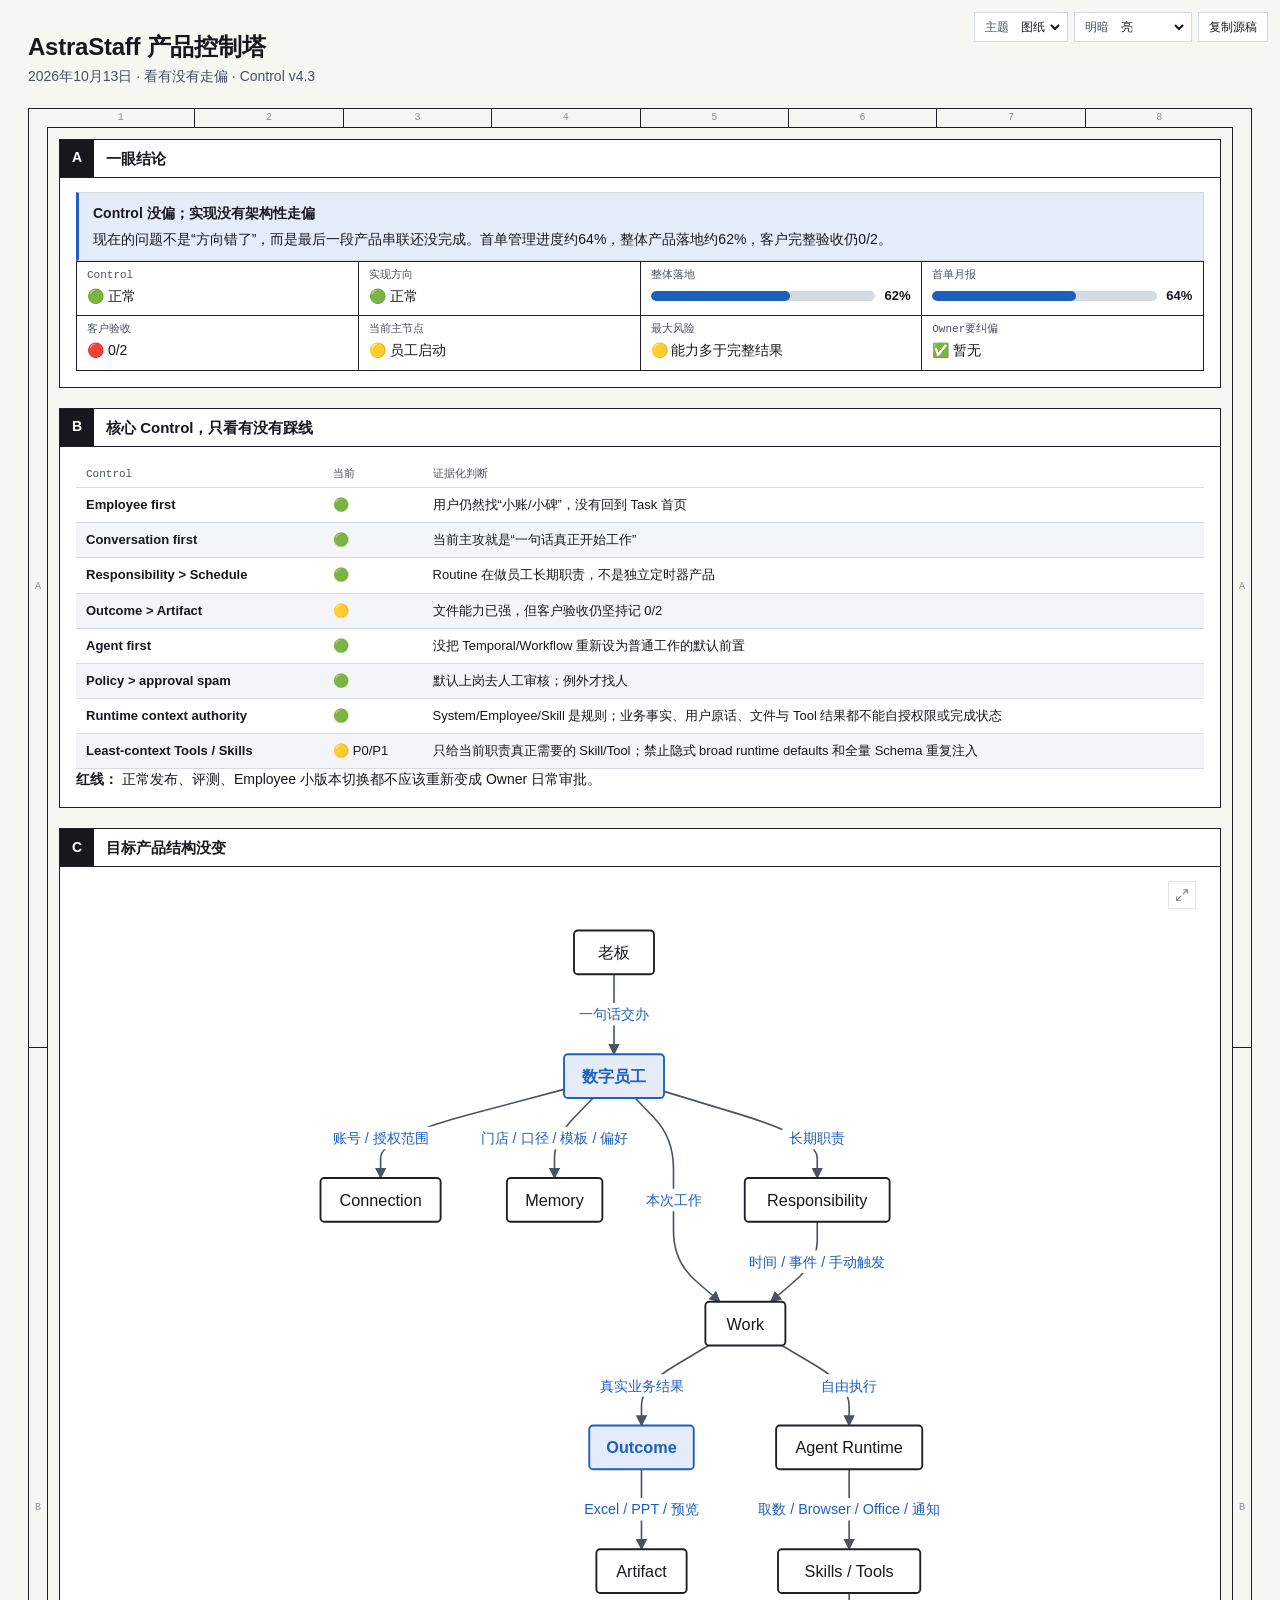
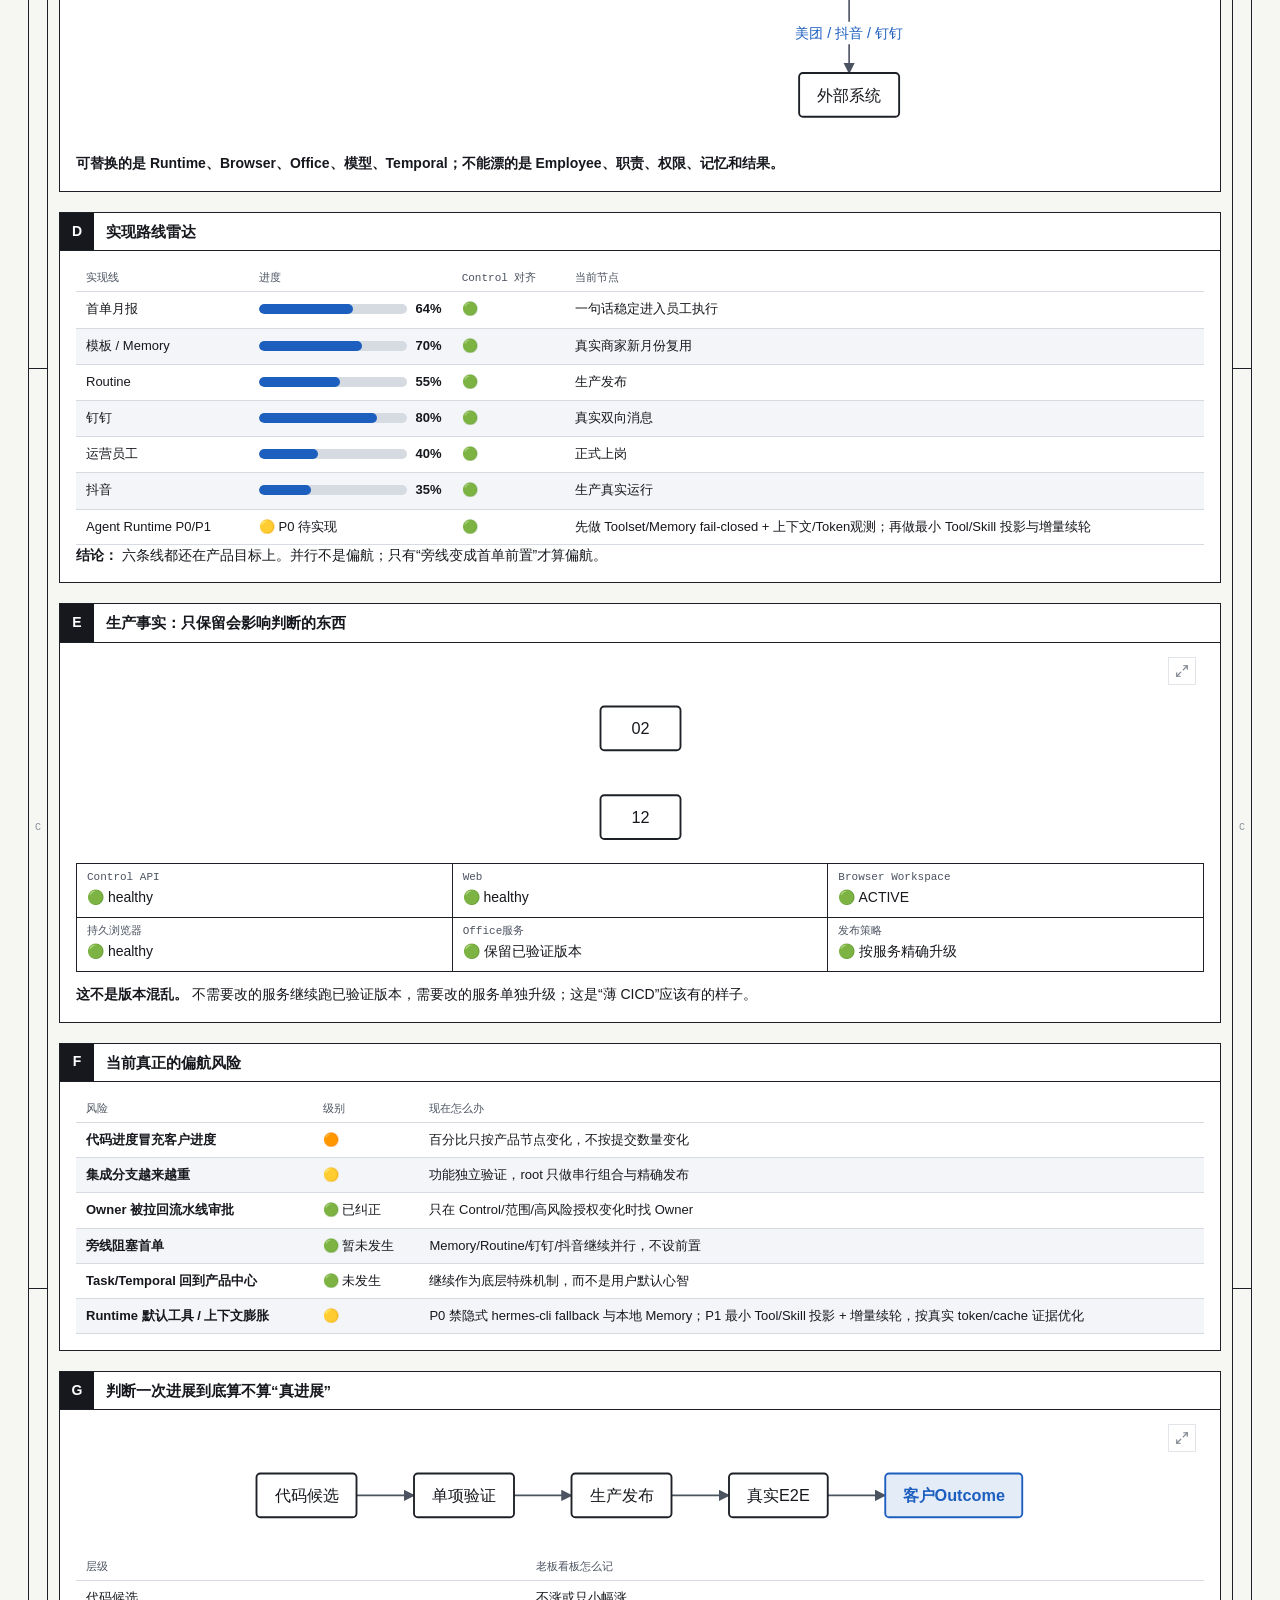
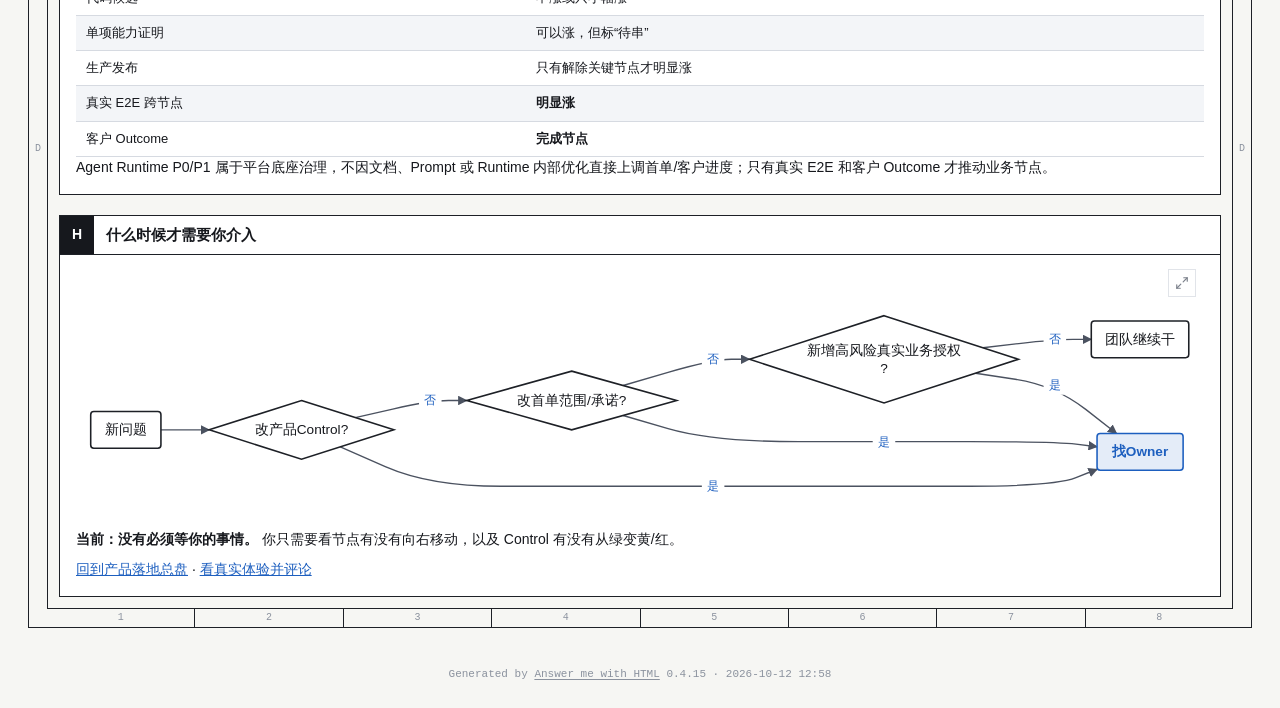
<file: control-tower.html>
<!doctype html>
<html lang="zh-CN" data-theme="blueprint" data-mode="light" data-style="80">
<head>
<meta charset="utf-8">
<meta name="viewport" content="width=device-width, initial-scale=1">
<meta name="generator" content="Answer me with HTML 0.4.15">
<title>AstraStaff 产品控制塔</title>
<style>
html[data-theme="blueprint"], html[data-theme="blueprint"][data-mode="light"] {
  --font-sans: -apple-system, BlinkMacSystemFont, "Segoe UI", "PingFang SC", "Hiragino Sans GB", "Microsoft YaHei", Roboto, "Helvetica Neue", Arial, sans-serif;
  --font-mono: ui-monospace, SFMono-Regular, "JetBrains Mono", Menlo, Consolas, "Liberation Mono", monospace;
  --radius: 0px;
  --shadow: none;
  --bw: 1.5px;
  --head-font: var(--font-sans);
  --bg: #f6f6f3;
  --paper: #ffffff;
  --ink: #16181d;
  --ink-2: #4b5260;
  --ink-3: #8b929e;
  --line: #1d2026;
  --line-2: #d6dae1;
  --fill: #f3f5f8;
  --accent: #1d5fbf;
  --accent-bg: #e4ecf8;
  --ok: #1d5fbf;
  --ok-bg: #e4ecf8;
  --err: #c62828;
  --err-bg: #fbeaea;
  --warn: #a8620a;
  --warn-bg: #fdf3e2;
  --head-bg: #16181d;
  --head-fg: #ffffff;
}
html[data-theme="blueprint"][data-mode="dark"] {
  --bg: #081322;
  --paper: #0d1c31;
  --ink: #e6edf7;
  --ink-2: #a9b8cc;
  --ink-3: #6b7f99;
  --line: #c9d6e8;
  --line-2: #23385a;
  --fill: #12253f;
  --accent: #6ea8ff;
  --accent-bg: #16305a;
  --ok: #6ea8ff;
  --ok-bg: #16305a;
  --err: #ff7070;
  --err-bg: #3b1620;
  --warn: #f0b14a;
  --warn-bg: #3a2a10;
  --head-bg: #e6edf7;
  --head-fg: #081322;
}
@media (prefers-color-scheme: dark) {
html[data-theme="blueprint"][data-mode="auto"] {
  --bg: #081322;
  --paper: #0d1c31;
  --ink: #e6edf7;
  --ink-2: #a9b8cc;
  --ink-3: #6b7f99;
  --line: #c9d6e8;
  --line-2: #23385a;
  --fill: #12253f;
  --accent: #6ea8ff;
  --accent-bg: #16305a;
  --ok: #6ea8ff;
  --ok-bg: #16305a;
  --err: #ff7070;
  --err-bg: #3b1620;
  --warn: #f0b14a;
  --warn-bg: #3a2a10;
  --head-bg: #e6edf7;
  --head-fg: #081322;
}
}

html[data-theme="shadcn"], html[data-theme="shadcn"][data-mode="light"] {
  --font-sans: -apple-system, BlinkMacSystemFont, "Segoe UI", "PingFang SC", "Hiragino Sans GB", "Microsoft YaHei", Roboto, "Helvetica Neue", Arial, sans-serif;
  --font-mono: ui-monospace, SFMono-Regular, "JetBrains Mono", Menlo, Consolas, "Liberation Mono", monospace;
  --radius: 8px;
  --shadow: 0 1px 2px 0 rgba(0,0,0,0.05);
  --bw: 1px;
  --head-font: var(--font-sans);
  --bg: #fafafa;
  --paper: #ffffff;
  --ink: #09090b;
  --ink-2: #71717a;
  --ink-3: #a1a1aa;
  --line: #e4e4e7;
  --line-2: #f0f0f2;
  --fill: #f4f4f5;
  --accent: #2563eb;
  --accent-bg: #eff6ff;
  --ok: #16a34a;
  --ok-bg: #f0fdf4;
  --err: #dc2626;
  --err-bg: #fef2f2;
  --warn: #d97706;
  --warn-bg: #fffbeb;
  --head-bg: #18181b;
  --head-fg: #fafafa;
}
html[data-theme="shadcn"][data-mode="dark"] {
  --bg: #09090b;
  --paper: #121215;
  --ink: #fafafa;
  --ink-2: #a1a1aa;
  --ink-3: #71717a;
  --line: #27272a;
  --line-2: #1c1c1f;
  --fill: #18181b;
  --accent: #60a5fa;
  --accent-bg: #172554;
  --ok: #4ade80;
  --ok-bg: #052e16;
  --err: #f87171;
  --err-bg: #450a0a;
  --warn: #fbbf24;
  --warn-bg: #451a03;
  --head-bg: #fafafa;
  --head-fg: #18181b;
}
@media (prefers-color-scheme: dark) {
html[data-theme="shadcn"][data-mode="auto"] {
  --bg: #09090b;
  --paper: #121215;
  --ink: #fafafa;
  --ink-2: #a1a1aa;
  --ink-3: #71717a;
  --line: #27272a;
  --line-2: #1c1c1f;
  --fill: #18181b;
  --accent: #60a5fa;
  --accent-bg: #172554;
  --ok: #4ade80;
  --ok-bg: #052e16;
  --err: #f87171;
  --err-bg: #450a0a;
  --warn: #fbbf24;
  --warn-bg: #451a03;
  --head-bg: #fafafa;
  --head-fg: #18181b;
}
}

html[data-theme="paper"], html[data-theme="paper"][data-mode="light"] {
  --font-sans: -apple-system, BlinkMacSystemFont, "Segoe UI", "PingFang SC", "Hiragino Sans GB", "Microsoft YaHei", Roboto, "Helvetica Neue", Arial, sans-serif;
  --font-mono: ui-monospace, SFMono-Regular, "JetBrains Mono", Menlo, Consolas, "Liberation Mono", monospace;
  --font-serif: "Iowan Old Style", "Palatino Linotype", Palatino, Georgia, "Songti SC", "STSong", "Noto Serif CJK SC", "Source Han Serif SC", serif;
  --radius: 2px;
  --shadow: none;
  --bw: 1px;
  --head-font: var(--font-serif);
  --bg: #f5f2ea;
  --paper: #fdfbf6;
  --ink: #1f1c17;
  --ink-2: #57514a;
  --ink-3: #8c867b;
  --line: #cbc3b4;
  --line-2: #e5dfd3;
  --fill: #f3eee4;
  --accent: #8c2f1e;
  --accent-bg: #f5e5df;
  --ok: #2e6a3b;
  --ok-bg: #e4efe5;
  --err: #a3251b;
  --err-bg: #f7e3e0;
  --warn: #7f5300;
  --warn-bg: #f6ecd6;
  --head-bg: #1f1c17;
  --head-fg: #fdfbf6;
}
html[data-theme="paper"][data-mode="dark"] {
  --bg: #15130f;
  --paper: #1c1a15;
  --ink: #ebe5d8;
  --ink-2: #b5ad9e;
  --ink-3: #7b7467;
  --line: #4a443a;
  --line-2: #2d2a24;
  --fill: #242119;
  --accent: #e59a7d;
  --accent-bg: #3a2219;
  --ok: #8cc79a;
  --ok-bg: #1c3122;
  --err: #f0928a;
  --err-bg: #3a1d1a;
  --warn: #e3b866;
  --warn-bg: #352a13;
  --head-bg: #ebe5d8;
  --head-fg: #15130f;
}
@media (prefers-color-scheme: dark) {
html[data-theme="paper"][data-mode="auto"] {
  --bg: #15130f;
  --paper: #1c1a15;
  --ink: #ebe5d8;
  --ink-2: #b5ad9e;
  --ink-3: #7b7467;
  --line: #4a443a;
  --line-2: #2d2a24;
  --fill: #242119;
  --accent: #e59a7d;
  --accent-bg: #3a2219;
  --ok: #8cc79a;
  --ok-bg: #1c3122;
  --err: #f0928a;
  --err-bg: #3a1d1a;
  --warn: #e3b866;
  --warn-bg: #352a13;
  --head-bg: #ebe5d8;
  --head-fg: #15130f;
}
}

html:lang(zh-Hant)[data-theme][data-mode], html:lang(zh-TW)[data-theme][data-mode], html:lang(zh-HK)[data-theme][data-mode], html:lang(zh-MO)[data-theme][data-mode] {
  --font-sans: -apple-system, BlinkMacSystemFont, "Segoe UI", "PingFang TC", "Heiti TC", "Microsoft JhengHei", "Noto Sans CJK TC", "Noto Sans TC", "PingFang SC", "Microsoft YaHei", Roboto, "Helvetica Neue", Arial, sans-serif;
}

html:lang(ja)[data-theme][data-mode] {
  --font-sans: -apple-system, BlinkMacSystemFont, "Segoe UI", "Hiragino Sans", "Hiragino Kaku Gothic ProN", "Yu Gothic UI", "Yu Gothic", Meiryo, "Noto Sans CJK JP", "Noto Sans JP", "PingFang SC", "Microsoft YaHei", Roboto, "Helvetica Neue", Arial, sans-serif;
}

/* Answer me with HTML base — uses theme variables only, never hard-coded colors (theme tokens and decorations: themes/<name>.js). Exception: the var() fallbacks of diagrams (flow / sequence) equal the blueprint light tokens, guarded by a test. */
*, *::before, *::after { box-sizing: border-box; }
html, body { margin: 0; padding: 0; }
body {
  background: var(--bg); color: var(--ink);
  font-family: var(--font-sans); font-size: 14px; line-height: 1.55;
  -webkit-font-smoothing: antialiased;
}
code, pre, kbd { font-family: var(--font-mono); }

/* ── Toolbar ─────────────────────────────── */
.am-toolbar {
  position: fixed; top: 12px; right: 12px; z-index: 10; display: flex; gap: 6px;
}
.am-btn {
  font: 12px/1 var(--font-sans); color: var(--ink); background: var(--paper);
  border: 1px solid var(--line-2); border-radius: var(--radius); padding: 7px 10px; cursor: pointer;
}
.am-btn:hover { border-color: var(--ink-3); }
.am-btn:focus-visible { outline: 2px solid var(--accent); outline-offset: 2px; }
/* Theme and mode lists: a label and a native select inside one button-like box */
.am-pick {
  display: flex; align-items: center; gap: 6px; font: 12px/1 var(--font-sans); color: var(--ink-2); background: var(--paper);
  border: 1px solid var(--line-2); border-radius: var(--radius); padding: 0 4px 0 10px;
}
.am-pick:hover { border-color: var(--ink-3); }
.am-pick:focus-within { outline: 2px solid var(--accent); outline-offset: 2px; }
.am-pick select {
  font: inherit; color: var(--ink); background: transparent; border: 0; padding: 6px 2px; cursor: pointer; outline: none;
}
.am-pick option { color: var(--ink); background: var(--paper); }

/* ── Header ───────────────────────────────── */
.am-head { margin: 0 0 20px; padding-right: 300px; }
.am-head h1 { margin: 0; font-size: 24px; line-height: 1.25; letter-spacing: -0.01em; }
.am-sub { margin: 4px 0 0; color: var(--ink-2); }
.am-head-meta { display: flex; flex-wrap: wrap; gap: 6px 18px; margin-top: 10px; font-size: 12px; color: var(--ink-2); }
.am-head-meta b { font-family: var(--font-mono); font-weight: 400; color: var(--ink-3); margin-right: 6px; }
.am-intro { margin-top: 12px; max-width: 80ch; }

/* ── sheet template ────────────────────────── */
.am-sheet { max-width: 1680px; margin: 0 auto; padding: 32px 28px 40px; }
.am-frame { position: relative; }
.am-grid {
  display: grid; grid-template-columns: repeat(var(--cols, 3), minmax(0, 1fr));
  gap: 20px; align-items: start;
}
.am-ruler { display: none; }
.am-ruler span { flex: 1; display: flex; align-items: center; justify-content: center; }
.am-ruler--top, .am-ruler--bottom { left: 18px; right: 18px; height: 18px; }
.am-ruler--top { top: 0; }
.am-ruler--bottom { bottom: 0; }
.am-ruler--left, .am-ruler--right { top: 18px; bottom: 18px; width: 18px; flex-direction: column; }
.am-ruler--left { left: 0; }
.am-ruler--right { right: 0; }
.am-ruler--top span + span, .am-ruler--bottom span + span { border-left: 1px solid var(--line); }
.am-ruler--left span + span, .am-ruler--right span + span { border-top: 1px solid var(--line); }

/* ── Panels ───────────────────────────────── */
.am-panel {
  background: var(--paper); border: var(--bw) solid var(--line); border-radius: var(--radius);
  box-shadow: var(--shadow); min-width: 0; overflow: hidden;
}
.am-panel-head {
  display: flex; align-items: stretch; gap: 0; border-bottom: var(--bw) solid var(--line); min-height: 34px;
}
.am-panel-id {
  display: flex; align-items: center; justify-content: center; min-width: 34px; padding: 0 8px;
  background: var(--head-bg); color: var(--head-fg); font-weight: 600; font-size: 14px;
}
.am-panel-head h2 { margin: 0; padding: 7px 12px; font-size: 15px; font-weight: 600; flex: 1; display: flex; align-items: center; }
.am-panel-meta { align-self: center; padding: 0 12px; font: 11px/1.3 var(--font-mono); color: var(--ink-2); text-align: right; }
.am-panel-body { padding: 14px 16px 16px; }
.am-panel-body > * + * { margin-top: 12px; }

/* ── Markdown body ───────────────────────── */
.am-md > :first-child { margin-top: 0; }
.am-md > :last-child { margin-bottom: 0; }
.am-md p { margin: 0 0 8px; }
.am-md ul, .am-md ol { margin: 0 0 8px; padding-left: 20px; }
.am-md li + li { margin-top: 3px; }
.am-md h3, .am-md h4 { margin: 14px 0 6px; font-size: 13px; }
.am-md a { color: var(--accent); }
.am-md blockquote { margin: 0 0 8px; padding: 2px 12px; border-left: 3px solid var(--line-2); color: var(--ink-2); }
.am-md :not(pre) > code { font-size: 0.9em; background: var(--fill); padding: 1px 5px; border-radius: 4px; }
.am-md hr { border: 0; border-top: 1px solid var(--line-2); margin: 12px 0; }
.am-md table { width: 100%; border-collapse: collapse; font-size: 13px; }
.am-md th {
  text-align: left; font: 11px/1.3 var(--font-mono); color: var(--ink-2); font-weight: 400;
  padding: 6px 10px; border-bottom: 1px solid var(--line-2);
}
/* th { text-align: left } outranks the align attribute from Markdown alignment, so restore right and center columns explicitly. */
.am-md th[align="right"] { text-align: right; }
.am-md th[align="center"] { text-align: center; }
.am-md td { padding: 7px 10px; border-bottom: 1px solid var(--line-2); vertical-align: top; }
.am-md tbody tr:nth-child(even) td { background: var(--fill); }
.am-table-wrap { overflow-x: auto; }
/* Images scale down to the panel and never past 70% of the window height, keeping their shape. */
.am-md img { max-width: 100%; max-height: 70vh; height: auto; }
.am-figure { margin: 0; text-align: center; }
.am-figure img { display: block; margin: 0 auto; border: 1px solid var(--line-2); border-radius: var(--radius); }
.am-figure figcaption { margin-top: 6px; font-size: 12px; line-height: 1.4; color: var(--ink-2); }
.am-code {
  margin: 0; padding: 12px 14px; background: var(--fill); border: 1px solid var(--line-2);
  border-radius: var(--radius); overflow-x: auto; font-size: 12.5px; line-height: 1.5;
}
/* Ask: a decision the reader makes; the suggested option starts selected */
.am-ask { margin: 10px 0; padding: 10px 12px 8px; border: 1px solid var(--line-2); border-radius: var(--radius); background: var(--fill); min-width: 0; }
/* The question floats inside the box, so a long question wraps like text instead of riding on the border */
.am-ask-q { float: left; width: 100%; padding: 0; margin-bottom: 4px; font-weight: 600; }
/* Two columns: the control, then the label, tag and note, which wrap under the label and never under the control */
.am-ask-opt { clear: both; display: grid; grid-template-columns: auto minmax(0, 1fr); column-gap: 8px; align-items: baseline; padding: 5px 2px; cursor: pointer; }
.am-ask-opt input { margin: 0; accent-color: var(--accent); position: relative; top: 2px; }
.am-ask-tag { display: inline-block; font-size: 11px; line-height: 1.5; color: var(--accent); border: 1px solid var(--accent); border-radius: 999px; padding: 0 6px; white-space: nowrap; }
.am-ask-note { display: block; color: var(--ink-2); }
/* Comment box under each panel, and the Reply sheet */
.am-comment-btn {
  display: flex; flex-shrink: 0; align-self: center; margin: 0 6px 0 auto; color: var(--ink-3); background: transparent;
  border: 1px solid transparent; border-radius: var(--radius); padding: 3px; cursor: pointer;
}
.am-panel-meta + .am-comment-btn { margin-left: 0; }
.am-panel:hover .am-comment-btn, .am-comment-btn:focus-visible, .am-comment-btn[aria-expanded="true"] { border-color: var(--line-2); color: var(--ink-2); }
.am-panel .am-comment-btn.am-comment-btn--on { color: var(--accent); border-color: var(--accent); }
.am-panel--bare { position: relative; }
.am-panel--bare > .am-comment-btn { position: absolute; top: 4px; right: 0; }
.am-comment { padding: 0 14px 12px; }
.am-comment textarea, .am-reply textarea {
  width: 100%; font: 13px/1.5 var(--font-sans); color: var(--ink); background: var(--paper);
  border: 1px solid var(--line-2); border-radius: var(--radius); padding: 8px 10px; resize: vertical;
}
.am-comment textarea:focus-visible, .am-reply textarea:focus-visible { outline: 2px solid var(--accent); outline-offset: 1px; }
.am-btn--reply { color: var(--paper); background: var(--ink); border-color: var(--ink); }
.am-btn--reply:hover { opacity: .88; }
.am-reply {
  width: min(640px, calc(100vw - 32px)); padding: 16px; color: var(--ink); background: var(--paper);
  border: 1px solid var(--line-2); border-radius: var(--radius); box-shadow: 0 12px 40px rgba(0,0,0,.25);
}
.am-reply::backdrop { background: rgba(0,0,0,.35); }
.am-reply-head { display: flex; flex-wrap: wrap; align-items: baseline; gap: 4px 10px; margin-bottom: 10px; }
.am-reply-head span { color: var(--ink-2); font-size: 13px; }
.am-reply textarea { font-family: var(--font-mono); font-size: 12.5px; }
.am-reply-actions { display: flex; justify-content: flex-end; gap: 8px; margin-top: 10px; }
.am-reply .am-btn:disabled { opacity: .5; cursor: default; }
/* Code block: a header (title or path:lines, language, copy), then one span per line; numbered blocks show the line number in a gutter */
.am-codeblock { margin: 10px 0; min-width: 0; }
.am-codeblock .am-code { border-top-left-radius: 0; border-top-right-radius: 0; padding: 10px 0; }
.am-code-head {
  display: flex; align-items: center; gap: 8px; padding: 5px 6px 5px 12px; font: 12px/1.3 var(--font-sans); color: var(--ink-2);
  background: var(--paper); border: 1px solid var(--line-2); border-bottom: 0; border-radius: var(--radius) var(--radius) 0 0;
}
.am-code-title { font-family: var(--font-mono); overflow: hidden; text-overflow: ellipsis; white-space: nowrap; min-width: 0; }
.am-code-lang { margin-left: auto; color: var(--ink-3); text-transform: lowercase; }
.am-code-copy { font: 12px/1 var(--font-sans); color: var(--ink-2); background: transparent; border: 1px solid var(--line-2); border-radius: var(--radius); padding: 4px 8px; cursor: pointer; margin-left: auto; }
.am-code-lang + .am-code-copy { margin-left: 0; }
.am-code-copy:hover { border-color: var(--ink-3); color: var(--ink); }
.am-code-copy:focus-visible { outline: 2px solid var(--accent); outline-offset: 2px; }
.am-code code { display: block; min-width: max-content; }
.am-ln { display: block; padding: 0 14px; min-height: 1.5em; white-space: pre; }
.am-ln--hl { background: var(--accent-bg); box-shadow: inset 3px 0 0 var(--accent); }
.am-code--num .am-ln::before {
  content: attr(data-n); display: inline-block; width: 3.5ch; margin-right: 12px; text-align: right; color: var(--ink-3);
  user-select: none; -webkit-user-select: none;
}

/* ── Status badges ok / no / warn ──────────────── */
.am-status { white-space: nowrap; font-weight: 500; }
.am-status--ok { color: var(--ok); }
.am-status--no { color: var(--err); }
.am-status--warn { color: var(--warn); }
.am-status-icon { display: inline-block; width: 1.1em; font-weight: 700; }

/* ── callout ─────────────────────────────── */
.am-callout {
  border: 1px solid var(--line-2); border-left: 3px solid var(--accent); background: var(--accent-bg);
  padding: 10px 14px; border-radius: var(--radius);
}
.am-callout--ok { border-left-color: var(--ok); background: var(--ok-bg); }
.am-callout--warn { border-left-color: var(--warn); background: var(--warn-bg); }
.am-callout--err { border-left-color: var(--err); background: var(--err-bg); }
.am-callout-title { font-weight: 600; margin-bottom: 4px; }

/* ── kv title block ─────────────────────────── */
.am-kv {
  display: grid; grid-template-columns: repeat(var(--kv-cols, 2), minmax(0, 1fr)); margin: 0;
  border-top: var(--bw) solid var(--line); border-left: var(--bw) solid var(--line);
}
.am-kv-cell { border-right: var(--bw) solid var(--line); border-bottom: var(--bw) solid var(--line); padding: 6px 10px 8px; min-width: 0; }
.am-kv-cell--wide { grid-column: 1 / -1; }
.am-kv dt { font: 11px/1.4 var(--font-mono); color: var(--ink-2); }
.am-kv dd { margin: 2px 0 0; font-size: 14px; font-weight: 500; overflow-wrap: anywhere; }
.am-kv-cell--wide dd { font-size: 17px; font-weight: 600; }

/* ── timeline ────────────────────────────── */
.am-timeline { list-style: none; margin: 0; padding: 0; }
.am-timeline--h { display: grid; grid-template-columns: repeat(var(--n, 1), minmax(0, 1fr)); padding-top: 4px; }
.am-timeline--h li { position: relative; text-align: center; padding: 0 6px; }
.am-timeline--h li::before {
  content: ""; position: absolute; top: 31px; left: 0; right: 0; border-top: var(--bw) solid var(--line);
}
.am-timeline--h li:first-child::before { left: 50%; }
.am-timeline--h li:last-child::before { right: 50%; }
.am-tl-when { display: block; font-size: 15px; font-weight: 500; height: 24px; }
.am-tl-dot {
  position: relative; display: block; width: 11px; height: 11px; margin: 2px auto 8px;
  border: var(--bw) solid var(--line); border-radius: 50%; background: var(--paper);
}
.am-tl-item--hi .am-tl-dot { background: var(--accent); border-color: var(--accent); }
.am-tl-title { display: block; font-size: 12.5px; font-weight: 500; }
.am-tl-text { display: block; font-size: 12px; color: var(--ink-2); line-height: 1.45; }
.am-timeline--v li { position: relative; padding: 0 0 14px 22px; }
.am-timeline--v li::before { content: ""; position: absolute; left: 5px; top: 6px; bottom: -6px; border-left: var(--bw) solid var(--line-2); }
.am-timeline--v li:last-child::before { display: none; }
.am-timeline--v .am-tl-dot { position: absolute; left: 0; top: 4px; margin: 0; }
.am-timeline--v .am-tl-when { display: inline; height: auto; font: 12px var(--font-mono); color: var(--ink-2); margin-right: 8px; }
.am-timeline--v .am-tl-title { display: inline; font-size: 14px; }
.am-timeline--v .am-tl-text { margin-top: 2px; }

/* ── annot sentence notes ──────────────────────── */
.am-annot + .am-annot { border-top: 1px solid var(--line-2); padding-top: 12px; }
.am-annot-head { display: flex; justify-content: space-between; gap: 12px; font-size: 13px; font-weight: 600; margin-bottom: 8px; }
.am-annot-meta { font: 11px var(--font-mono); font-weight: 400; color: var(--ink-2); }
.am-annot-scroll { overflow-x: auto; }
.am-annot-line {
  position: relative; display: inline-block; white-space: pre; font: 14px/1.6 var(--font-mono);
  padding-bottom: calc(var(--rows, 0) * 17px + 14px);
}
.am-annot-line--wrap { display: block; white-space: normal; padding-bottom: 10px; }
.am-annot-line--wrap .am-seg { white-space: nowrap; }
.am-seg { position: relative; }
.am-seg::after {
  content: ""; position: absolute; left: 1px; right: 1px; top: calc(100% + 1px); height: 5px;
  border: 1px solid var(--accent); border-top: 0;
}
.am-seg-n {
  position: absolute; left: 0; top: calc(100% + 8px + var(--row, 0) * 17px);
  font: 11px/16px var(--font-sans); color: var(--accent); white-space: nowrap;
}
.am-seg--err { color: var(--err); }
.am-seg--err::after { border-color: var(--err); }
.am-seg--err .am-seg-n { color: var(--err); }
.am-annot-caption { font-size: 12px; color: var(--ink-2); }

/* ── limits bars ───────────────────────── */
.am-lim + .am-lim { margin-top: 14px; }
.am-lim-head { display: flex; justify-content: space-between; gap: 12px; font-size: 13px; margin-bottom: 4px; }
.am-lim-val { font: 12px var(--font-mono); color: var(--accent); white-space: nowrap; }
.am-lim-track { position: relative; height: 12px; border: 1px solid var(--line-2); background: var(--fill); border-radius: calc(var(--radius) / 2); }
.am-lim-fill { position: absolute; left: 0; top: 0; bottom: 0; background: var(--accent-bg); border-right: 1px solid var(--accent); }
.am-lim-mark { position: absolute; top: -4px; bottom: -4px; border-left: 2px solid var(--accent); }
.am-lim.is-over .am-lim-fill { background: var(--err-bg); border-right-color: var(--err); }
.am-lim.is-over .am-lim-val { color: var(--err); }
.am-lim-ticks { position: relative; height: 16px; font: 10px/16px var(--font-mono); color: var(--ink-3); }
.am-lim-ticks span { position: absolute; transform: translateX(-50%); }
.am-lim-ticks span:first-child { transform: none; }
.am-lim-note { font-size: 11px; color: var(--ink-2); margin-left: 6px; }

/* ── tree ─────────────────────────── */
.am-tree { font-size: 13px; }
.am-tree-root { display: flex; justify-content: center; position: relative; padding-bottom: 18px; }
.am-tree-root::after { content: ""; position: absolute; bottom: 0; left: 50%; height: 18px; border-left: var(--bw) solid var(--line); }
.am-tree-root--solo { padding-bottom: 12px; }
.am-tree-root--solo::after { display: none; }
.am-tree-box {
  border: var(--bw) solid var(--line); background: var(--paper); padding: 6px 14px; text-align: center;
  border-radius: var(--radius); font-weight: 600;
}
.am-tree-box small { display: block; font-weight: 400; color: var(--ink-2); font-size: 12px; }
.am-tree-box--root { background: var(--accent-bg); font-size: 15px; padding: 8px 28px; }
.am-tree-cols { display: grid; grid-template-columns: repeat(var(--n, 1), minmax(0, 1fr)); }
.am-tree-col { position: relative; padding: 18px 8px 0; min-width: 0; }
.am-tree-col::before { content: ""; position: absolute; top: 0; left: 0; right: 0; border-top: var(--bw) solid var(--line); }
.am-tree-col:first-child::before { left: 50%; }
.am-tree-col:last-child::before { right: 50%; }
.am-tree-col::after { content: ""; position: absolute; top: 0; left: 50%; height: 18px; border-left: var(--bw) solid var(--line); }
.am-tree-list, .am-tree-list ul { list-style: none; margin: 0; padding: 0; }
.am-tree-col > .am-tree-list { margin: 8px 0 0 14px; }
.am-tree-list ul { margin-left: 16px; }
.am-tree-list li { position: relative; padding: 3px 0 3px 18px; }
.am-tree-list li::before { content: ""; position: absolute; left: 0; top: 0.95em; width: 12px; border-top: 1px solid var(--ink-3); }
.am-tree-list li::after { content: ""; position: absolute; left: 0; top: 0; bottom: 0; border-left: 1px solid var(--ink-3); }
.am-tree-list li:last-child::after { bottom: auto; height: 0.95em; }
.am-tree-tag { font: 11px var(--font-mono); color: var(--ink-3); margin-right: 4px; }
.am-tree code { font: 12px var(--font-mono); }
.am-tree-sub { display: block; font-size: 11.5px; color: var(--ink-2); }
.am-tree-hi > .am-tree-label { color: var(--accent); font-weight: 600; }

/* ── Diagrams (flow / sequence) ───────────────── */
.am-diagram { margin: 0; overflow-x: auto; text-align: center; }
/* Embedded previews can lose html[data-theme]; the fallbacks keep diagrams readable, and defined theme variables still win. */
.am-diagram svg { max-width: 100%; height: auto; font-family: var(--font-sans, sans-serif); }
.am-diagram text { fill: var(--ink, #16181d); font-size: 13px; }
.am-node-shape { fill: var(--paper, #ffffff); stroke: var(--line, #1d2026); stroke-width: var(--bw, 1.5px); }
.am-node--hi .am-node-shape { fill: var(--accent-bg, #e4ecf8); stroke: var(--accent, #1d5fbf); }
.am-node--hi text { fill: var(--accent, #1d5fbf); font-weight: 600; }
.am-edge { fill: none; stroke: var(--ink-2, #4b5260); stroke-width: 1.3; }
.am-edge--dashed { stroke-dasharray: 5 4; }
.am-arrow { fill: var(--ink-2, #4b5260); }
.am-edge-label rect { fill: var(--paper, #ffffff); }
.am-diagram .am-edge-label text { fill: var(--accent, #1d5fbf); font-size: 11.5px; }
.am-cluster { fill: var(--fill, #f3f5f8); stroke: var(--line-2, #d6dae1); stroke-width: 1; stroke-dasharray: 4 3; }
.am-diagram .am-cluster-label { fill: var(--ink-2, #4b5260); font: 11px var(--font-mono, monospace); }
.am-lifeline { stroke: var(--ink-3, #8b929e); stroke-width: 1; stroke-dasharray: 4 4; }
.am-actor { fill: var(--paper, #ffffff); stroke: var(--line, #1d2026); stroke-width: var(--bw, 1.5px); }
.am-note { fill: var(--warn-bg, #fdf3e2); stroke: var(--warn, #a8620a); stroke-width: 1; }
.am-diagram .am-step { fill: var(--ink-3, #8b929e); font: 10px var(--font-mono, monospace); }

.am-diagram-expand {
  /* In flow and sticky: it sits at the right edge and stays in view when the diagram scrolls sideways.
     It takes its own row above the drawing, so it never covers a node at the top-right corner of the drawing. */
  position: sticky; left: calc(100% - 36px); z-index: 2;
  display: flex; align-items: center; justify-content: center;
  width: 28px; height: 28px; padding: 0; margin: 0 8px 4px auto;
  color: var(--ink-2); background: var(--paper);
  border: var(--bw, 1px) solid var(--line-2); border-radius: var(--radius);
  cursor: pointer; opacity: 0.72;
  transition: opacity 0.15s, color 0.15s, border-color 0.15s, background 0.15s;
}
.am-diagram:hover .am-diagram-expand,
.am-diagram-expand:focus-visible { opacity: 1; }
.am-diagram-expand:hover {
  opacity: 1; color: var(--ink); border-color: var(--accent); background: var(--fill);
}
.am-diagram-expand:focus-visible { outline: 2px solid var(--accent); outline-offset: 1px; }

/* ── Diagram Lightbox and Pan-Zoom Viewer ─────────── */
.am-lightbox {
  position: fixed; inset: 0; z-index: 1000;
  display: flex; flex-direction: column;
  touch-action: none;
}
.am-lightbox[hidden] { display: none !important; }

.am-lightbox-backdrop {
  position: absolute; inset: 0;
  background: rgba(0, 0, 0, 0.72);
  backdrop-filter: blur(6px);
  -webkit-backdrop-filter: blur(6px);
}

.am-lightbox-header {
  position: absolute; top: 12px; left: 24px; right: 24px; height: 36px;
  display: flex; align-items: center; justify-content: space-between;
  z-index: 10; pointer-events: none;
}
.am-lightbox-title {
  display: inline-flex; align-items: center; gap: 8px;
  color: rgba(255, 255, 255, 0.92);
  font: 13px/1 var(--font-sans, sans-serif); font-weight: 500;
  text-shadow: 0 1px 3px rgba(0, 0, 0, 0.6);
  pointer-events: auto;
  overflow: hidden; text-overflow: ellipsis; white-space: nowrap; max-width: 60vw;
}
.am-lightbox-title svg { stroke: rgba(255, 255, 255, 0.85); flex-shrink: 0; }
.am-lightbox-actions {
  display: flex; align-items: center; gap: 8px; pointer-events: auto;
}
.am-lightbox-close {
  width: 32px; height: 32px;
  background: var(--paper);
  border: var(--bw, 1px) solid var(--line-2);
  border-radius: 50%;
  color: var(--ink);
  font-size: 15px; line-height: 1;
  cursor: pointer;
  display: flex; align-items: center; justify-content: center;
  box-shadow: 0 4px 12px rgba(0, 0, 0, 0.25);
  transition: background 0.15s, color 0.15s, transform 0.15s, border-color 0.15s;
}
.am-lightbox-close:hover {
  color: var(--accent); border-color: var(--accent); background: var(--fill); transform: scale(1.05);
}
.am-lightbox-close:focus-visible { outline: 2px solid var(--accent); outline-offset: 1px; }

.am-lightbox-stage {
  position: absolute;
  top: 54px; bottom: 20px; left: 24px; right: 24px;
  background: var(--paper);
  border: var(--bw, 1px) solid var(--line-2);
  border-radius: max(var(--radius), 14px);
  box-shadow: 0 24px 64px rgba(0, 0, 0, 0.45);
  overflow: hidden;
  cursor: grab;
  user-select: none;
  -webkit-user-select: none;
}
.am-lightbox-stage.am-panning { cursor: grabbing; }

.am-lightbox-canvas {
  position: absolute; left: 0; top: 0;
  transform-origin: 0 0;
  will-change: transform;
  pointer-events: none;
}
.am-lightbox-canvas svg {
  max-width: none !important;
  max-height: none !important;
  display: block;
  font-family: var(--font-sans, sans-serif);
}

/* ── doc template ────────────────────────── */
.am-doc { max-width: 1120px; margin: 0 auto; padding: 40px 28px 64px; }
.am-doc-layout { display: grid; grid-template-columns: 200px minmax(0, 1fr); gap: 32px; align-items: start; }
.am-doc-layout--notoc { grid-template-columns: minmax(0, 1fr); max-width: 860px; }
.am-toc { position: sticky; top: 24px; font-size: 13px; }
.am-toc a { display: block; color: var(--ink-2); text-decoration: none; padding: 4px 0 4px 10px; border-left: 2px solid var(--line-2); }
.am-toc a:hover { color: var(--ink); border-left-color: var(--accent); }
.am-doc-body > .am-panel + .am-panel { margin-top: 20px; }

/* ── Responsive and print ─────────────────────────── */
@media (max-width: 1100px) {
  .am-grid { grid-template-columns: repeat(2, minmax(0, 1fr)); }
  .am-grid > .am-panel { grid-column: auto !important; }
  .am-grid > .am-panel.am-span-wide { grid-column: 1 / -1 !important; }
}
@media (max-width: 760px) {
  .am-sheet, .am-doc { padding: 56px 12px 24px; }
  .am-head { padding-right: 0; }
  .am-grid { grid-template-columns: minmax(0, 1fr); }
  .am-grid > .am-panel.am-span-wide { grid-column: auto !important; }
  .am-doc-layout { grid-template-columns: minmax(0, 1fr); }
  .am-toc { position: static; }
  /* A horizontal timeline is too narrow to read here: lay it out like timeline v (line and dots on the left, text on the right). */
  .am-timeline--h { display: block; padding-top: 0; }
  .am-timeline--h li { text-align: left; padding: 0 0 14px 22px; }
  .am-timeline--h li::before, .am-timeline--h li:first-child::before {
    top: 6px; bottom: -6px; left: 5px; right: auto; border-top: 0; border-left: var(--bw) solid var(--line-2);
  }
  .am-timeline--h li:last-child::before { display: none; }
  .am-timeline--h .am-tl-dot { position: absolute; left: 0; top: 4px; margin: 0; }
  .am-timeline--h .am-tl-when { display: inline; height: auto; font: 12px var(--font-mono); color: var(--ink-2); margin-right: 8px; }
  .am-timeline--h .am-tl-title { display: inline; font-size: 14px; }
  .am-timeline--h .am-tl-text { margin-top: 2px; }
  .am-tree-cols { grid-template-columns: minmax(0, 1fr); }
  /* Tables and diagrams keep their size: the wrapper scrolls horizontally when they overflow. */
  .am-md th, .am-md td { min-width: 6em; }
  .am-diagram svg { max-width: none; }
  .am-lightbox-header { top: 8px; left: 12px; right: 12px; }
  .am-lightbox-stage { top: 46px; bottom: 12px; left: 12px; right: 12px; border-radius: max(var(--radius), 10px); }
}
.am-colophon { text-align: center; padding: 0 0 28px; font: 11px var(--font-mono); color: var(--ink-3); }
.am-colophon a { color: inherit; text-decoration: underline; text-underline-offset: 2px; }

@media print {
  .am-toolbar, .am-diagram-expand, .am-lightbox, .am-code-copy, .am-comment-btn, .am-comment, .am-reply { display: none !important; }
  body { background: var(--paper); }
  .am-panel { break-inside: avoid; box-shadow: none; }
}
.am-panel--bare { border: 0; background: transparent; box-shadow: none; }
.am-panel--bare > .am-panel-body { padding: 0; }
.am-panel--bare .am-kv { background: var(--paper); }


html[data-theme="blueprint"] .am-frame { border: 1px solid var(--line); padding: 30px; }
html[data-theme="blueprint"] .am-frame::before {
  content: ""; position: absolute; inset: 18px; border: 1px solid var(--line); pointer-events: none;
}
html[data-theme="blueprint"] .am-ruler {
  display: flex; position: absolute; font: 10px/1 var(--font-mono); color: var(--ink-3);
}
@media (max-width: 760px) {
  html[data-theme="blueprint"] .am-frame { padding: 0; border: 0; }
  html[data-theme="blueprint"] .am-frame::before, html[data-theme="blueprint"] .am-ruler { display: none; }
}

html[data-theme="shadcn"] .am-panel-id { border-radius: 6px; min-width: 24px; height: 24px; margin: 9px 0 9px 14px; font-size: 12px; }
html[data-theme="shadcn"] .am-panel-head { border-bottom-width: 1px; }
html[data-theme="shadcn"] .am-kv { border-color: var(--line); border-radius: var(--radius); overflow: hidden; }

html[data-theme="paper"]:lang(zh-Hant)[data-mode], html[data-theme="paper"]:lang(zh-TW)[data-mode], html[data-theme="paper"]:lang(zh-HK)[data-mode], html[data-theme="paper"]:lang(zh-MO)[data-mode] { --font-serif: "Iowan Old Style", Palatino, Georgia, "Songti TC", "PMingLiU", "MingLiU", "Noto Serif CJK TC", "Noto Serif TC", "Source Han Serif TC", "Songti SC", serif; }
html[data-theme="paper"]:lang(ja)[data-mode] { --font-serif: "Iowan Old Style", Palatino, Georgia, "Hiragino Mincho ProN", "Yu Mincho", "Noto Serif CJK JP", "Noto Serif JP", "Songti SC", serif; }
html[data-theme="paper"] .am-head h1, html[data-theme="paper"] .am-panel-head h2, html[data-theme="paper"] .am-md, html[data-theme="paper"] .am-intro, html[data-theme="paper"] .am-callout { font-family: var(--font-serif); }
html[data-theme="paper"] .am-head h1 { font-weight: 600; letter-spacing: 0; }
html[data-theme="paper"] .am-md p, html[data-theme="paper"] .am-md li, html[data-theme="paper"] .am-md blockquote, html[data-theme="paper"] .am-intro { font-size: 15.5px; line-height: 1.75; }
html[data-theme="paper"] .am-md p { margin-bottom: 12px; }
html[data-theme="paper"] .am-md table { font-family: var(--font-sans); }
</style>
<style id="owner-progress-style">.owner-progress{display:inline-grid;grid-template-columns:minmax(88px,1fr) auto;align-items:center;gap:9px;min-width:150px;max-width:260px;width:100%}.owner-progress-track{display:block;height:10px;background:var(--line-2,#ddd);border-radius:999px;overflow:hidden}.owner-progress-fill{display:block;height:100%;background:var(--accent,currentColor);border-radius:999px}.owner-progress strong{font-size:13px;white-space:nowrap}</style><style>[data-am="reply"],.am-comment-btn,.am-comment,.am-reply{display:none!important}</style><style id="owner-mobile-readability">@media(max-width:520px){.am-kv{grid-template-columns:minmax(0,1fr)!important}.am-kv-cell{border-right:0!important}.am-panel{min-width:0!important}.am-md table,.am-table-wrap{display:block!important;max-width:100%!important;overflow-x:auto!important}.am-head{padding-right:0!important}}</style></head>
<body>
<div class="am-toolbar" data-am-root-lang="zh-CN" data-am-root-theme="blueprint" data-am-root-mode="light" data-am-root-style="80">
<label class="am-pick">主题<select data-am="theme"><option value="blueprint" selected>图纸</option><option value="shadcn">卡片</option><option value="paper">纸张</option></select></label>
<label class="am-pick">明暗<select data-am="mode"><option value="auto">跟随系统</option><option value="light" selected>亮</option><option value="dark">暗</option></select></label>
<button class="am-btn am-btn--reply" type="button" data-am="reply" data-ui="{&quot;button&quot;:&quot;回复&quot;,&quot;comment&quot;:&quot;评论&quot;,&quot;commentHint&quot;:&quot;对这个面板的意见&quot;,&quot;title&quot;:&quot;你的回复&quot;,&quot;hint&quot;:&quot;复制后粘贴到对话里。&quot;,&quot;copy&quot;:&quot;复制回复&quot;,&quot;close&quot;:&quot;关闭&quot;,&quot;suggested&quot;:&quot;建议&quot;,&quot;empty&quot;:&quot;先选择选项，或在面板上写评论。&quot;,&quot;decisions&quot;:&quot;决定&quot;,&quot;comments&quot;:&quot;评论&quot;,&quot;confirmed&quot;:&quot;确认了建议&quot;,&quot;untouched&quot;:&quot;未作答，保留建议&quot;,&quot;was&quot;:&quot;原为&quot;,&quot;typed&quot;:&quot;以 \&quot;&gt;\&quot; 开头的行是读者输入的文字。&quot;,&quot;done&quot;:&quot;已复制 ✓&quot;}">回复</button>
<button class="am-btn" type="button" data-am="copy" data-done="已复制 ✓">复制源稿</button>
</div>
<main class="am-sheet">
<header class="am-head"><h1>AstraStaff 产品控制塔</h1><p class="am-sub">2026年10月13日 · 看有没有走偏 · Control v4.3</p></header>
<div class="am-frame">
<div class="am-ruler am-ruler--top" aria-hidden="true"><span>1</span><span>2</span><span>3</span><span>4</span><span>5</span><span>6</span><span>7</span><span>8</span></div><div class="am-ruler am-ruler--bottom" aria-hidden="true"><span>1</span><span>2</span><span>3</span><span>4</span><span>5</span><span>6</span><span>7</span><span>8</span></div><div class="am-ruler am-ruler--left" aria-hidden="true"><span>A</span><span>B</span><span>C</span><span>D</span></div><div class="am-ruler am-ruler--right" aria-hidden="true"><span>A</span><span>B</span><span>C</span><span>D</span></div>
<div class="am-grid" style="--cols: 2">
<section class="am-panel am-span-wide" id="panel-A" style="grid-column: span 2" data-span="2">
<header class="am-panel-head"><span class="am-panel-id">A</span><h2>一眼结论</h2></header>
<div class="am-panel-body"><div class="am-callout am-callout--ok" role="note"><div class="am-callout-title">Control 没偏；实现没有架构性走偏</div><div class="am-callout-body am-md"><p>现在的问题不是“方向错了”，而是最后一段产品串联还没完成。首单管理进度约64%，整体产品落地约62%，客户完整验收仍0/2。</p>
</div></div>
<dl class="am-kv" style="--kv-cols: 4"><div class="am-kv-cell"><dt>Control</dt><dd>🟢 正常</dd></div><div class="am-kv-cell"><dt>实现方向</dt><dd>🟢 正常</dd></div><div class="am-kv-cell"><dt>整体落地</dt><dd><span class="owner-progress" aria-label="进度 62%"><span class="owner-progress-track"><span class="owner-progress-fill" style="width:62%"></span></span><strong>62%</strong></span></dd></div><div class="am-kv-cell"><dt>首单月报</dt><dd><span class="owner-progress" aria-label="进度 64%"><span class="owner-progress-track"><span class="owner-progress-fill" style="width:64%"></span></span><strong>64%</strong></span></dd></div><div class="am-kv-cell"><dt>客户验收</dt><dd>🔴 0/2</dd></div><div class="am-kv-cell"><dt>当前主节点</dt><dd>🟡 员工启动</dd></div><div class="am-kv-cell"><dt>最大风险</dt><dd>🟡 能力多于完整结果</dd></div><div class="am-kv-cell"><dt>Owner要纠偏</dt><dd>✅ 暂无</dd></div></dl></div>
</section>
<section class="am-panel am-span-wide" id="panel-B" style="grid-column: span 2" data-span="2">
<header class="am-panel-head"><span class="am-panel-id">B</span><h2>核心 Control，只看有没有踩线</h2></header>
<div class="am-panel-body"><div class="am-md"><div class="am-table-wrap"><table>
<thead>
<tr>
<th>Control</th>
<th>当前</th>
<th>证据化判断</th>
</tr>
</thead>
<tbody><tr>
<td><strong>Employee first</strong></td>
<td>🟢</td>
<td>用户仍然找“小账/小碑”，没有回到 Task 首页</td>
</tr>
<tr>
<td><strong>Conversation first</strong></td>
<td>🟢</td>
<td>当前主攻就是“一句话真正开始工作”</td>
</tr>
<tr>
<td><strong>Responsibility &gt; Schedule</strong></td>
<td>🟢</td>
<td>Routine 在做员工长期职责，不是独立定时器产品</td>
</tr>
<tr>
<td><strong>Outcome &gt; Artifact</strong></td>
<td>🟡</td>
<td>文件能力已强，但客户验收仍坚持记 0/2</td>
</tr>
<tr>
<td><strong>Agent first</strong></td>
<td>🟢</td>
<td>没把 Temporal/Workflow 重新设为普通工作的默认前置</td>
</tr>
<tr>
<td><strong>Policy &gt; approval spam</strong></td>
<td>🟢</td>
<td>默认上岗去人工审核；例外才找人</td>
</tr>
<tr>
<td><strong>Runtime context authority</strong></td>
<td>🟢</td>
<td>System/Employee/Skill 是规则；业务事实、用户原话、文件与 Tool 结果都不能自授权限或完成状态</td>
</tr>
<tr>
<td><strong>Least-context Tools / Skills</strong></td>
<td>🟡 P0/P1</td>
<td>只给当前职责真正需要的 Skill/Tool；禁止隐式 broad runtime defaults 和全量 Schema 重复注入</td>
</tr>
</tbody></table></div>
<p><strong>红线：</strong> 正常发布、评测、Employee 小版本切换都不应该重新变成 Owner 日常审批。</p>
</div></div>
</section>
<section class="am-panel am-span-wide" id="panel-C" style="grid-column: span 2" data-span="2">
<header class="am-panel-head"><span class="am-panel-id">C</span><h2>目标产品结构没变</h2></header>
<div class="am-panel-body"><figure class="am-diagram am-flow"><svg viewBox="0 0 540 657" width="540" height="657" role="img" aria-label="流程图：老板、数字员工、Responsibility、Work、Agent Runtime、Skills / Tools、外部系统、Outcome" xmlns="http://www.w3.org/2000/svg"><defs><marker id="am1-arrow" viewBox="0 0 10 10" refX="9" refY="5" markerWidth="7" markerHeight="7" orient="auto-start-reverse"><path class="am-arrow" d="M0,0 L10,5 L0,10 z"/></marker></defs><g></g><g><g data-step="0"><path class="am-edge" d="M248.8,49 L248.8,65 Q248.8,81 248.8,97 L248.8,113" marker-end="url(#am1-arrow)"/><g class="am-edge-label"><rect x="215.1" y="72" width="67.5" height="18" rx="3"/><text x="248.8" y="81" text-anchor="middle" dominant-baseline="central">一句话交办</text></g></g><g data-step="1"><path class="am-edge" d="M288.8,142.7 L350.1,161.3 Q411.4,180 411.4,196 L411.4,212" marker-end="url(#am1-arrow)"/><g class="am-edge-label"><rect x="383.4" y="171" width="56" height="18" rx="3"/><text x="411.4" y="180" text-anchor="middle" dominant-baseline="central">长期职责</text></g></g><g data-step="2"><path class="am-edge" d="M265.7,148 L281,164 Q296.4,180 296.4,204.8 Q296.4,229.5 296.4,254.3 Q296.4,279 315,295 L333.6,311" marker-end="url(#am1-arrow)"/><g class="am-edge-label"><rect x="268.4" y="220.5" width="56" height="18" rx="3"/><text x="296.4" y="229.5" text-anchor="middle" dominant-baseline="central">本次工作</text></g></g><g data-step="3"><path class="am-edge" d="M411.4,247 L411.4,263 Q411.4,279 392.8,295 L374.2,311" marker-end="url(#am1-arrow)"/><g class="am-edge-label"><rect x="347" y="270" width="128.7" height="18" rx="3"/><text x="411.4" y="279" text-anchor="middle" dominant-baseline="central">时间 / 事件 / 手动触发</text></g></g><g data-step="4"><path class="am-edge" d="M383.2,346 L410.1,362 Q436.9,378 436.9,394 L436.9,410" marker-end="url(#am1-arrow)"/><g class="am-edge-label"><rect x="408.9" y="369" width="56" height="18" rx="3"/><text x="436.9" y="378" text-anchor="middle" dominant-baseline="central">自由执行</text></g></g><g data-step="5"><path class="am-edge" d="M436.9,445 L436.9,461 Q436.9,477 436.9,493 L436.9,509" marker-end="url(#am1-arrow)"/><g class="am-edge-label"><rect x="349.8" y="468" width="174.2" height="18" rx="3"/><text x="436.9" y="477" text-anchor="middle" dominant-baseline="central">取数 / Browser / Office / 通知</text></g></g><g data-step="6"><path class="am-edge" d="M436.9,544 L436.9,560 Q436.9,576 436.9,592 L436.9,608" marker-end="url(#am1-arrow)"/><g class="am-edge-label"><rect x="384.1" y="567" width="105.7" height="18" rx="3"/><text x="436.9" y="576" text-anchor="middle" dominant-baseline="central">美团 / 抖音 / 钉钉</text></g></g><g data-step="7"><path class="am-edge" d="M324.5,346 L297.7,362 Q270.8,378 270.8,394 L270.8,410" marker-end="url(#am1-arrow)"/><g class="am-edge-label"><rect x="231.3" y="369" width="79" height="18" rx="3"/><text x="270.8" y="378" text-anchor="middle" dominant-baseline="central">真实业务结果</text></g></g><g data-step="8"><path class="am-edge" d="M270.8,445 L270.8,461 Q270.8,477 270.8,493 L270.8,509" marker-end="url(#am1-arrow)"/><g class="am-edge-label"><rect x="213.9" y="468" width="114" height="18" rx="3"/><text x="270.8" y="477" text-anchor="middle" dominant-baseline="central">Excel / PPT / 预览</text></g></g><g data-step="9"><path class="am-edge" d="M232,148 L216.6,164 Q201.2,180 201.2,196 L201.2,212" marker-end="url(#am1-arrow)"/><g class="am-edge-label"><rect x="130.2" y="171" width="142" height="18" rx="3"/><text x="201.2" y="180" text-anchor="middle" dominant-baseline="central">门店 / 口径 / 模板 / 偏好</text></g></g><g data-step="10"><path class="am-edge" d="M208.8,141.1 L135.4,160.6 Q62.1,180 62.1,196 L62.1,212" marker-end="url(#am1-arrow)"/><g class="am-edge-label"><rect x="15.9" y="171" width="92.3" height="18" rx="3"/><text x="62.1" y="180" text-anchor="middle" dominant-baseline="central">账号 / 授权范围</text></g></g></g><g><g class="am-node am-node--rect" data-key="老板" data-step="0"><rect class="am-node-shape" x="216.8" y="14" width="64" height="35" rx="3"/><text x="248.8" y="31.5" text-anchor="middle" dominant-baseline="central">老板</text></g><g class="am-node am-node--rect am-node--hi" data-key="数字员工" data-step="0"><rect class="am-node-shape" x="208.8" y="113" width="80" height="35" rx="3"/><text x="248.8" y="130.5" text-anchor="middle" dominant-baseline="central">数字员工</text></g><g class="am-node am-node--rect" data-key="Responsibility" data-step="1"><rect class="am-node-shape" x="353.4" y="212" width="115.9" height="35" rx="3"/><text x="411.4" y="229.5" text-anchor="middle" dominant-baseline="central">Responsibility</text></g><g class="am-node am-node--rect" data-key="Work" data-step="2"><rect class="am-node-shape" x="321.9" y="311" width="64" height="35" rx="3"/><text x="353.9" y="328.5" text-anchor="middle" dominant-baseline="central">Work</text></g><g class="am-node am-node--rect" data-key="Agent Runtime" data-step="4"><rect class="am-node-shape" x="378.5" y="410" width="116.9" height="35" rx="3"/><text x="436.9" y="427.5" text-anchor="middle" dominant-baseline="central">Agent Runtime</text></g><g class="am-node am-node--rect" data-key="Skills / Tools" data-step="5"><rect class="am-node-shape" x="380" y="509" width="113.8" height="35" rx="3"/><text x="436.9" y="526.5" text-anchor="middle" dominant-baseline="central">Skills / Tools</text></g><g class="am-node am-node--rect" data-key="外部系统" data-step="6"><rect class="am-node-shape" x="396.9" y="608" width="80" height="35" rx="3"/><text x="436.9" y="625.5" text-anchor="middle" dominant-baseline="central">外部系统</text></g><g class="am-node am-node--rect am-node--hi" data-key="Outcome" data-step="7"><rect class="am-node-shape" x="229" y="410" width="83.6" height="35" rx="3"/><text x="270.8" y="427.5" text-anchor="middle" dominant-baseline="central">Outcome</text></g><g class="am-node am-node--rect" data-key="Artifact" data-step="8"><rect class="am-node-shape" x="234.7" y="509" width="72.2" height="35" rx="3"/><text x="270.8" y="526.5" text-anchor="middle" dominant-baseline="central">Artifact</text></g><g class="am-node am-node--rect" data-key="Memory" data-step="9"><rect class="am-node-shape" x="163.1" y="212" width="76.4" height="35" rx="3"/><text x="201.2" y="229.5" text-anchor="middle" dominant-baseline="central">Memory</text></g><g class="am-node am-node--rect" data-key="Connection" data-step="10"><rect class="am-node-shape" x="14" y="212" width="96.1" height="35" rx="3"/><text x="62.1" y="229.5" text-anchor="middle" dominant-baseline="central">Connection</text></g></g></svg></figure>
<div class="am-md"><p><strong>可替换的是 Runtime、Browser、Office、模型、Temporal；不能漂的是 Employee、职责、权限、记忆和结果。</strong></p>
</div></div>
</section>
<section class="am-panel am-span-wide" id="panel-D" style="grid-column: span 2" data-span="2">
<header class="am-panel-head"><span class="am-panel-id">D</span><h2>实现路线雷达</h2></header>
<div class="am-panel-body"><div class="am-md"><div class="am-table-wrap"><table>
<thead>
<tr>
<th>实现线</th>
<th>进度</th>
<th>Control 对齐</th>
<th>当前节点</th>
</tr>
</thead>
<tbody><tr>
<td>首单月报</td>
<td><span class="owner-progress" aria-label="进度 64%"><span class="owner-progress-track"><span class="owner-progress-fill" style="width:64%"></span></span><strong>64%</strong></span></td>
<td>🟢</td>
<td>一句话稳定进入员工执行</td>
</tr>
<tr>
<td>模板 / Memory</td>
<td><span class="owner-progress" aria-label="进度 70%"><span class="owner-progress-track"><span class="owner-progress-fill" style="width:70%"></span></span><strong>70%</strong></span></td>
<td>🟢</td>
<td>真实商家新月份复用</td>
</tr>
<tr>
<td>Routine</td>
<td><span class="owner-progress" aria-label="进度 55%"><span class="owner-progress-track"><span class="owner-progress-fill" style="width:55%"></span></span><strong>55%</strong></span></td>
<td>🟢</td>
<td>生产发布</td>
</tr>
<tr>
<td>钉钉</td>
<td><span class="owner-progress" aria-label="进度 80%"><span class="owner-progress-track"><span class="owner-progress-fill" style="width:80%"></span></span><strong>80%</strong></span></td>
<td>🟢</td>
<td>真实双向消息</td>
</tr>
<tr>
<td>运营员工</td>
<td><span class="owner-progress" aria-label="进度 40%"><span class="owner-progress-track"><span class="owner-progress-fill" style="width:40%"></span></span><strong>40%</strong></span></td>
<td>🟢</td>
<td>正式上岗</td>
</tr>
<tr>
<td>抖音</td>
<td><span class="owner-progress" aria-label="进度 35%"><span class="owner-progress-track"><span class="owner-progress-fill" style="width:35%"></span></span><strong>35%</strong></span></td>
<td>🟢</td>
<td>生产真实运行</td>
</tr>
<tr>
<td>Agent Runtime P0/P1</td>
<td>🟡 P0 待实现</td>
<td>🟢</td>
<td>先做 Toolset/Memory fail-closed + 上下文/Token观测；再做最小 Tool/Skill 投影与增量续轮</td>
</tr>
</tbody></table></div>
<p><strong>结论：</strong> 六条线都还在产品目标上。并行不是偏航；只有“旁线变成首单前置”才算偏航。</p>
</div></div>
</section>
<section class="am-panel am-span-wide" id="panel-E" style="grid-column: span 2" data-span="2">
<header class="am-panel-head"><span class="am-panel-id">E</span><h2>生产事实：只保留会影响判断的东西</h2></header>
<div class="am-panel-body"><figure class="am-diagram am-flow"><svg viewBox="0 0 92 134" width="92" height="134" role="img" aria-label="流程图：02、12" xmlns="http://www.w3.org/2000/svg"><defs><marker id="am2-arrow" viewBox="0 0 10 10" refX="9" refY="5" markerWidth="7" markerHeight="7" orient="auto-start-reverse"><path class="am-arrow" d="M0,0 L10,5 L0,10 z"/></marker></defs><g></g><g></g><g><g class="am-node am-node--rect" data-key="02" data-step="0"><rect class="am-node-shape" x="14" y="14" width="64" height="35" rx="3"/><text x="46" y="31.5" text-anchor="middle" dominant-baseline="central">02</text></g><g class="am-node am-node--rect" data-key="12" data-step="1"><rect class="am-node-shape" x="14" y="85" width="64" height="35" rx="3"/><text x="46" y="102.5" text-anchor="middle" dominant-baseline="central">12</text></g></g></svg></figure>
<dl class="am-kv" style="--kv-cols: 3"><div class="am-kv-cell"><dt>Control API</dt><dd>🟢 healthy</dd></div><div class="am-kv-cell"><dt>Web</dt><dd>🟢 healthy</dd></div><div class="am-kv-cell"><dt>Browser Workspace</dt><dd>🟢 ACTIVE</dd></div><div class="am-kv-cell"><dt>持久浏览器</dt><dd>🟢 healthy</dd></div><div class="am-kv-cell"><dt>Office服务</dt><dd>🟢 保留已验证版本</dd></div><div class="am-kv-cell"><dt>发布策略</dt><dd>🟢 按服务精确升级</dd></div></dl>
<div class="am-md"><p><strong>这不是版本混乱。</strong> 不需要改的服务继续跑已验证版本，需要改的服务单独升级；这是“薄 CICD”应该有的样子。</p>
</div></div>
</section>
<section class="am-panel am-span-wide" id="panel-F" style="grid-column: span 2" data-span="2">
<header class="am-panel-head"><span class="am-panel-id">F</span><h2>当前真正的偏航风险</h2></header>
<div class="am-panel-body"><div class="am-md"><div class="am-table-wrap"><table>
<thead>
<tr>
<th>风险</th>
<th>级别</th>
<th>现在怎么办</th>
</tr>
</thead>
<tbody><tr>
<td><strong>代码进度冒充客户进度</strong></td>
<td>🟠</td>
<td>百分比只按产品节点变化，不按提交数量变化</td>
</tr>
<tr>
<td><strong>集成分支越来越重</strong></td>
<td>🟡</td>
<td>功能独立验证，root 只做串行组合与精确发布</td>
</tr>
<tr>
<td><strong>Owner 被拉回流水线审批</strong></td>
<td>🟢 已纠正</td>
<td>只在 Control/范围/高风险授权变化时找 Owner</td>
</tr>
<tr>
<td><strong>旁线阻塞首单</strong></td>
<td>🟢 暂未发生</td>
<td>Memory/Routine/钉钉/抖音继续并行，不设前置</td>
</tr>
<tr>
<td><strong>Task/Temporal 回到产品中心</strong></td>
<td>🟢 未发生</td>
<td>继续作为底层特殊机制，而不是用户默认心智</td>
</tr>
<tr>
<td><strong>Runtime 默认工具 / 上下文膨胀</strong></td>
<td>🟡</td>
<td>P0 禁隐式 hermes-cli fallback 与本地 Memory；P1 最小 Tool/Skill 投影 + 增量续轮，按真实 token/cache 证据优化</td>
</tr>
</tbody></table></div>
</div></div>
</section>
<section class="am-panel am-span-wide" id="panel-G" style="grid-column: span 2" data-span="2">
<header class="am-panel-head"><span class="am-panel-id">G</span><h2>判断一次进展到底算不算“真进展”</h2></header>
<div class="am-panel-body"><figure class="am-diagram am-flow"><svg viewBox="0 0 641 63" width="641" height="63" role="img" aria-label="流程图：代码候选、单项验证、生产发布、真实E2E、客户Outcome" xmlns="http://www.w3.org/2000/svg"><defs><marker id="am3-arrow" viewBox="0 0 10 10" refX="9" refY="5" markerWidth="7" markerHeight="7" orient="auto-start-reverse"><path class="am-arrow" d="M0,0 L10,5 L0,10 z"/></marker></defs><g></g><g><g data-step="0"><path class="am-edge" d="M94,31.5 L105.5,31.5 Q117,31.5 128.5,31.5 L140,31.5" marker-end="url(#am3-arrow)"/></g><g data-step="1"><path class="am-edge" d="M220,31.5 L231.5,31.5 Q243,31.5 254.5,31.5 L266,31.5" marker-end="url(#am3-arrow)"/></g><g data-step="2"><path class="am-edge" d="M346,31.5 L357.5,31.5 Q369,31.5 380.5,31.5 L392,31.5" marker-end="url(#am3-arrow)"/></g><g data-step="3"><path class="am-edge" d="M471,31.5 L482.5,31.5 Q494,31.5 505.5,31.5 L517,31.5" marker-end="url(#am3-arrow)"/></g></g><g><g class="am-node am-node--rect" data-key="代码候选" data-step="0"><rect class="am-node-shape" x="14" y="14" width="80" height="35" rx="3"/><text x="54" y="31.5" text-anchor="middle" dominant-baseline="central">代码候选</text></g><g class="am-node am-node--rect" data-key="单项验证" data-step="0"><rect class="am-node-shape" x="140" y="14" width="80" height="35" rx="3"/><text x="180" y="31.5" text-anchor="middle" dominant-baseline="central">单项验证</text></g><g class="am-node am-node--rect" data-key="生产发布" data-step="1"><rect class="am-node-shape" x="266" y="14" width="80" height="35" rx="3"/><text x="306" y="31.5" text-anchor="middle" dominant-baseline="central">生产发布</text></g><g class="am-node am-node--rect" data-key="真实E2E" data-step="2"><rect class="am-node-shape" x="392" y="14" width="79" height="35" rx="3"/><text x="431.5" y="31.5" text-anchor="middle" dominant-baseline="central">真实E2E</text></g><g class="am-node am-node--rect am-node--hi" data-key="客户Outcome" data-step="3"><rect class="am-node-shape" x="517" y="14" width="109.6" height="35" rx="3"/><text x="571.8" y="31.5" text-anchor="middle" dominant-baseline="central">客户Outcome</text></g></g></svg></figure>
<div class="am-md"><div class="am-table-wrap"><table>
<thead>
<tr>
<th>层级</th>
<th>老板看板怎么记</th>
</tr>
</thead>
<tbody><tr>
<td>代码候选</td>
<td>不涨或只小幅涨</td>
</tr>
<tr>
<td>单项能力证明</td>
<td>可以涨，但标“待串”</td>
</tr>
<tr>
<td>生产发布</td>
<td>只有解除关键节点才明显涨</td>
</tr>
<tr>
<td>真实 E2E 跨节点</td>
<td><strong>明显涨</strong></td>
</tr>
<tr>
<td>客户 Outcome</td>
<td><strong>完成节点</strong></td>
</tr>
</tbody></table></div>
<p>Agent Runtime P0/P1 属于平台底座治理，不因文档、Prompt 或 Runtime 内部优化直接上调首单/客户进度；只有真实 E2E 和客户 Outcome 才推动业务节点。</p>
</div></div>
</section>
<section class="am-panel am-span-wide" id="panel-H" style="grid-column: span 2" data-span="2">
<header class="am-panel-head"><span class="am-panel-id">H</span><h2>什么时候才需要你介入</h2></header>
<div class="am-panel-body"><figure class="am-diagram am-flow"><svg viewBox="0 0 1076 200" width="1076" height="200" role="img" aria-label="流程图：新问题、改产品Control?、找Owner、改首单范围/承诺?、新增高风险真实业务授权?、团队继续干" xmlns="http://www.w3.org/2000/svg"><defs><marker id="am4-arrow" viewBox="0 0 10 10" refX="9" refY="5" markerWidth="7" markerHeight="7" orient="auto-start-reverse"><path class="am-arrow" d="M0,0 L10,5 L0,10 z"/></marker></defs><g></g><g><g data-step="0"><path class="am-edge" d="M81,122.9 L92.5,122.9 Q104,122.9 115.5,122.9 L127,122.9" marker-end="url(#am4-arrow)"/></g><g data-step="1"><path class="am-edge" d="M252.1,139.1 L295,157.9 Q337.9,176.7 405.4,176.7 Q472.8,176.7 540.3,176.7 Q607.8,176.7 689.3,176.7 Q770.8,176.7 852.3,176.7 Q933.8,176.7 953.9,168.6 L974,160.5" marker-end="url(#am4-arrow)"/><g class="am-edge-label"><rect x="597" y="167.7" width="21.5" height="18" rx="3"/><text x="607.8" y="176.7" text-anchor="middle" dominant-baseline="central">是</text></g></g><g data-step="2"><path class="am-edge" d="M266.4,111.2 L302.1,103.1 Q337.9,94.9 355.3,94.9 L372.7,94.9" marker-end="url(#am4-arrow)"/><g class="am-edge-label"><rect x="327.2" y="85.9" width="21.5" height="18" rx="3"/><text x="337.9" y="94.9" text-anchor="middle" dominant-baseline="central">否</text></g></g><g data-step="3"><path class="am-edge" d="M521.9,109.2 L564.8,121.7 Q607.8,134.2 689.3,134.2 Q770.8,134.2 852.3,134.2 Q933.8,134.2 953.9,136.6 L974,139" marker-end="url(#am4-arrow)"/><g class="am-edge-label"><rect x="760" y="125.2" width="21.5" height="18" rx="3"/><text x="770.8" y="134.2" text-anchor="middle" dominant-baseline="central">是</text></g></g><g data-step="4"><path class="am-edge" d="M521.9,80.6 L564.8,68.1 Q607.8,55.6 625.1,55.6 L642.5,55.6" marker-end="url(#am4-arrow)"/><g class="am-edge-label"><rect x="597" y="46.6" width="21.5" height="18" rx="3"/><text x="607.8" y="55.6" text-anchor="middle" dominant-baseline="central">否</text></g></g><g data-step="5"><path class="am-edge" d="M858.1,68.9 L895.9,74.6 Q933.8,80.4 963.2,103.4 L992.6,126.4" marker-end="url(#am4-arrow)"/><g class="am-edge-label"><rect x="923" y="71.4" width="21.5" height="18" rx="3"/><text x="933.8" y="80.4" text-anchor="middle" dominant-baseline="central">是</text></g></g><g data-step="6"><path class="am-edge" d="M865.1,44.6 L899.4,40.6 Q933.8,36.6 951.1,36.6 L968.5,36.6" marker-end="url(#am4-arrow)"/><g class="am-edge-label"><rect x="923" y="27.6" width="21.5" height="18" rx="3"/><text x="933.8" y="36.6" text-anchor="middle" dominant-baseline="central">否</text></g></g></g><g><g class="am-node am-node--rect" data-key="新问题" data-step="0"><rect class="am-node-shape" x="14" y="105.4" width="67" height="35" rx="3"/><text x="47.5" y="122.9" text-anchor="middle" dominant-baseline="central">新问题</text></g><g class="am-node am-node--diamond" data-key="改产品Control?" data-step="0"><polygon class="am-node-shape" points="215.1,94.9 303.2,122.9 215.1,150.9 127,122.9"/><text x="215.1" y="122.9" text-anchor="middle" dominant-baseline="central">改产品Control?</text></g><g class="am-node am-node--rect am-node--hi" data-key="找Owner" data-step="1"><rect class="am-node-shape" x="974" y="126.4" width="82.1" height="35" rx="3"/><text x="1015" y="143.9" text-anchor="middle" dominant-baseline="central">找Owner</text></g><g class="am-node am-node--diamond" data-key="改首单范围/承诺?" data-step="2"><polygon class="am-node-shape" points="472.8,66.9 573,94.9 472.8,122.9 372.7,94.9"/><text x="472.8" y="94.9" text-anchor="middle" dominant-baseline="central">改首单范围/承诺?</text></g><g class="am-node am-node--diamond" data-key="新增高风险真实业务授权?" data-step="4"><polygon class="am-node-shape" points="770.8,14 899,55.6 770.8,97.2 642.5,55.6"/><text x="770.8" y="47.1" text-anchor="middle" dominant-baseline="central">新增高风险真实业务授权</text><text x="770.8" y="64.1" text-anchor="middle" dominant-baseline="central">?</text></g><g class="am-node am-node--rect" data-key="团队继续干" data-step="6"><rect class="am-node-shape" x="968.5" y="19.1" width="93" height="35" rx="3"/><text x="1015" y="36.6" text-anchor="middle" dominant-baseline="central">团队继续干</text></g></g></svg></figure>
<div class="am-md"><p><strong>当前：没有必须等你的事情。</strong> 你只需要看节点有没有向右移动，以及 Control 有没有从绿变黄/红。</p>
<p><a href="./">回到产品落地总盘</a> · <a href="./product-experience-review.html">看真实体验并评论</a></p>
</div></div>
</section>
</div>
</div>
</main>
<div class="am-lightbox" hidden aria-modal="true" role="dialog" aria-label="图表查看" data-expand="展开查看图表">
<div class="am-lightbox-backdrop"></div>
<div class="am-lightbox-header">
<div class="am-lightbox-title">
<svg width="15" height="15" viewBox="0 0 24 24" fill="none" stroke="currentColor" stroke-width="2" stroke-linecap="round" stroke-linejoin="round" aria-hidden="true"><rect x="3" y="3" width="18" height="18" rx="2" ry="2"></rect><line x1="3" y1="9" x2="21" y2="9"></line><line x1="9" y1="21" x2="9" y2="9"></line></svg>
<span class="am-lightbox-title-text"></span>
</div>
<div class="am-lightbox-actions">
<button class="am-lightbox-close" data-action="close" title="关闭" aria-label="关闭">✕</button>
</div>
</div>
<div class="am-lightbox-stage">
<div class="am-lightbox-canvas am-diagram"></div>
</div>
</div>
<footer class="am-colophon">Generated by <a href="https://github.com/QingYunA/answer-me-with-html" target="_blank" rel="noopener">Answer me with HTML</a> 0.4.15 · 2026-10-12 12:58</footer>
<textarea id="am-source" hidden readonly aria-hidden="true">---
title: AstraStaff 产品控制塔
subtitle: 2026年10月13日 · 看有没有走偏 · Control v4.3
template: sheet
theme: blueprint
lang: zh
cols: 2
style: 80
mode: light
---

## A 一眼结论 {span=2}
```callout ok Control 没偏；实现没有架构性走偏
现在的问题不是“方向错了”，而是最后一段产品串联还没完成。首单管理进度约64%，整体产品落地约62%，客户完整验收仍0/2。
```

```kv cols=4
Control: 🟢 正常
实现方向: 🟢 正常
整体落地: <span class="owner-progress" aria-label="进度 62%"><span class="owner-progress-track"><span class="owner-progress-fill" style="width:62%"></span></span><strong>62%</strong></span>
首单月报: <span class="owner-progress" aria-label="进度 64%"><span class="owner-progress-track"><span class="owner-progress-fill" style="width:64%"></span></span><strong>64%</strong></span>
客户验收: 🔴 0/2
当前主节点: 🟡 员工启动
最大风险: 🟡 能力多于完整结果
Owner要纠偏: ✅ 暂无
```

## B 核心 Control，只看有没有踩线 {span=2}
| Control | 当前 | 证据化判断 |
| --- | --- | --- |
| **Employee first** | 🟢 | 用户仍然找“小账/小碑”，没有回到 Task 首页 |
| **Conversation first** | 🟢 | 当前主攻就是“一句话真正开始工作” |
| **Responsibility &gt; Schedule** | 🟢 | Routine 在做员工长期职责，不是独立定时器产品 |
| **Outcome &gt; Artifact** | 🟡 | 文件能力已强，但客户验收仍坚持记 0/2 |
| **Agent first** | 🟢 | 没把 Temporal/Workflow 重新设为普通工作的默认前置 |
| **Policy &gt; approval spam** | 🟢 | 默认上岗去人工审核；例外才找人 |
| **Runtime context authority** | 🟢 | System/Employee/Skill 是规则；业务事实、用户原话、文件与 Tool 结果都不能自授权限或完成状态 |
| **Least-context Tools / Skills** | 🟡 P0/P1 | 只给当前职责真正需要的 Skill/Tool；禁止隐式 broad runtime defaults 和全量 Schema 重复注入 |

**红线：** 正常发布、评测、Employee 小版本切换都不应该重新变成 Owner 日常审批。

## C 目标产品结构没变 {span=2}
```flow TB
老板 -&gt; *数字员工: 一句话交办
*数字员工 -&gt; Responsibility: 长期职责
*数字员工 -&gt; Work: 本次工作
Responsibility -&gt; Work: 时间 / 事件 / 手动触发
Work -&gt; Agent Runtime: 自由执行
Agent Runtime -&gt; Skills / Tools: 取数 / Browser / Office / 通知
Skills / Tools -&gt; 外部系统: 美团 / 抖音 / 钉钉
Work -&gt; *Outcome: 真实业务结果
*Outcome -&gt; Artifact: Excel / PPT / 预览
*数字员工 -&gt; Memory: 门店 / 口径 / 模板 / 偏好
*数字员工 -&gt; Connection: 账号 / 授权范围
```

**可替换的是 Runtime、Browser、Office、模型、Temporal；不能漂的是 Employee、职责、权限、记忆和结果。**

## D 实现路线雷达 {span=2}
| 实现线 | 进度 | Control 对齐 | 当前节点 |
| --- | --- | --- | --- |
| 首单月报 | <span class="owner-progress" aria-label="进度 64%"><span class="owner-progress-track"><span class="owner-progress-fill" style="width:64%"></span></span><strong>64%</strong></span> | 🟢 | 一句话稳定进入员工执行 |
| 模板 / Memory | <span class="owner-progress" aria-label="进度 70%"><span class="owner-progress-track"><span class="owner-progress-fill" style="width:70%"></span></span><strong>70%</strong></span> | 🟢 | 真实商家新月份复用 |
| Routine | <span class="owner-progress" aria-label="进度 55%"><span class="owner-progress-track"><span class="owner-progress-fill" style="width:55%"></span></span><strong>55%</strong></span> | 🟢 | 生产发布 |
| 钉钉 | <span class="owner-progress" aria-label="进度 80%"><span class="owner-progress-track"><span class="owner-progress-fill" style="width:80%"></span></span><strong>80%</strong></span> | 🟢 | 真实双向消息 |
| 运营员工 | <span class="owner-progress" aria-label="进度 40%"><span class="owner-progress-track"><span class="owner-progress-fill" style="width:40%"></span></span><strong>40%</strong></span> | 🟢 | 正式上岗 |
| 抖音 | <span class="owner-progress" aria-label="进度 35%"><span class="owner-progress-track"><span class="owner-progress-fill" style="width:35%"></span></span><strong>35%</strong></span> | 🟢 | 生产真实运行 |
| Agent Runtime P0/P1 | 🟡 P0 待实现 | 🟢 | 先做 Toolset/Memory fail-closed + 上下文/Token观测；再做最小 Tool/Skill 投影与增量续轮 |

**结论：** 六条线都还在产品目标上。并行不是偏航；只有“旁线变成首单前置”才算偏航。

## E 生产事实：只保留会影响判断的东西 {span=2}
```flow LR
02:41 浏览器/下载组合: ✅ PASS
02:41 浏览器/下载组合 -&gt; 12:04 报表修复组合: ✅ PASS
12:04 报表修复组合 -&gt; *当前: 🟢 生产健康
```

```kv cols=3
Control API: 🟢 healthy
Web: 🟢 healthy
Browser Workspace: 🟢 ACTIVE
持久浏览器: 🟢 healthy
Office服务: 🟢 保留已验证版本
发布策略: 🟢 按服务精确升级
```

**这不是版本混乱。** 不需要改的服务继续跑已验证版本，需要改的服务单独升级；这是“薄 CICD”应该有的样子。

## F 当前真正的偏航风险 {span=2}
| 风险 | 级别 | 现在怎么办 |
| --- | --- | --- |
| **代码进度冒充客户进度** | 🟠 | 百分比只按产品节点变化，不按提交数量变化 |
| **集成分支越来越重** | 🟡 | 功能独立验证，root 只做串行组合与精确发布 |
| **Owner 被拉回流水线审批** | 🟢 已纠正 | 只在 Control/范围/高风险授权变化时找 Owner |
| **旁线阻塞首单** | 🟢 暂未发生 | Memory/Routine/钉钉/抖音继续并行，不设前置 |
| **Task/Temporal 回到产品中心** | 🟢 未发生 | 继续作为底层特殊机制，而不是用户默认心智 |
| **Runtime 默认工具 / 上下文膨胀** | 🟡 | P0 禁隐式 hermes-cli fallback 与本地 Memory；P1 最小 Tool/Skill 投影 + 增量续轮，按真实 token/cache 证据优化 |

## G 判断一次进展到底算不算“真进展” {span=2}
```flow LR
代码候选 -&gt; 单项验证
单项验证 -&gt; 生产发布
生产发布 -&gt; 真实E2E
真实E2E -&gt; *客户Outcome
```

| 层级 | 老板看板怎么记 |
| --- | --- |
| 代码候选 | 不涨或只小幅涨 |
| 单项能力证明 | 可以涨，但标“待串” |
| 生产发布 | 只有解除关键节点才明显涨 |
| 真实 E2E 跨节点 | **明显涨** |
| 客户 Outcome | **完成节点** |

所以今天 12:44 的上下文压缩候选不会让我写“首单快完成了”；只有它在生产让一句话稳定进入执行，首单才会从当前节点向右移动。

## H 什么时候才需要你介入 {span=2}
```flow LR
新问题 -&gt; {改产品Control?}
{改产品Control?} -&gt; *找Owner: 是
{改产品Control?} -&gt; {改首单范围/承诺?}: 否
{改首单范围/承诺?} -&gt; *找Owner: 是
{改首单范围/承诺?} -&gt; {新增高风险真实业务授权?}: 否
{新增高风险真实业务授权?} -&gt; *找Owner: 是
{新增高风险真实业务授权?} -&gt; 团队继续干: 否
```

**当前：没有必须等你的事情。** 你只需要看节点有没有向右移动，以及 Control 有没有从绿变黄/红。

[回到产品落地总盘](./) · [看真实体验并评论](./product-experience-review.html)
</textarea>
<script>
(() => {
  const root = document.documentElement;
  // A host that serves this page inside its own document leaves the real root without the page's settings. The toolbar keeps a copy;
  // set back what the root lacks, before anything below reads the root. A root's own value, even an empty one, is never replaced.
  const carrier = document.querySelector('.am-toolbar');
  for (const [attr, key] of [['lang', 'data-am-root-lang'], ['data-theme', 'data-am-root-theme'], ['data-mode', 'data-am-root-mode'], ['data-style', 'data-am-root-style']]) {
    if (root.getAttribute(attr) === null && carrier?.getAttribute(key) != null) root.setAttribute(attr, carrier.getAttribute(key));
  }
  // Each toolbar list sets one root attribute; its options name the values, so the runtime names no theme or mode.
  for (const [name, attr] of [['theme', 'data-theme'], ['mode', 'data-mode']]) {
    const select = document.querySelector(`select[data-am="${name}"]`);
    if (!select) continue;
    select.value = root.getAttribute(attr);
    select.addEventListener('change', () => root.setAttribute(attr, select.value));
  }

  const copyText = async (text) => {
    try {
      await navigator.clipboard.writeText(text);
    } catch {
      const ta = Object.assign(document.createElement('textarea'), { value: text });
      document.body.append(ta);
      ta.select();
      document.execCommand('copy');
      ta.remove();
    }
  };
  // The button reads its label from data-done for a moment after a copy.
  const flash = (btn) => {
    const original = btn.textContent;
    btn.textContent = btn.dataset.done;
    setTimeout(() => { btn.textContent = original; }, 1400);
  };

  const copyBtn = document.querySelector('[data-am="copy"]');
  copyBtn?.addEventListener('click', async () => {
    const nodes = document.querySelectorAll('#am-source');
    await copyText(nodes[nodes.length - 1]?.value ?? '');
    flash(copyBtn);
  });

  // Each code block copies its own lines, without the line numbers.
  for (const btn of document.querySelectorAll('[data-am="copy-code"]')) {
    btn.addEventListener('click', async () => {
      const lines = btn.closest('.am-codeblock')?.querySelectorAll('.am-ln') ?? [];
      await copyText([...lines].map((l) => l.textContent).join('\n'));
      flash(btn);
    });
  }

  // ── Diagram Lightbox & Pan-Zoom Viewer ─────────────
  const diagrams = document.querySelectorAll('.am-diagram:not(.am-lightbox-canvas)');
  const lb = document.querySelector('.am-lightbox');
  if (diagrams.length && lb) {
    const backdrop = lb.querySelector('.am-lightbox-backdrop');
    const titleText = lb.querySelector('.am-lightbox-title-text');
    const stage = lb.querySelector('.am-lightbox-stage');
    const canvas = lb.querySelector('.am-lightbox-canvas');
    const closeBtn = lb.querySelector('.am-lightbox-close');
    const expandLabel = lb.getAttribute('data-expand') || 'Expand diagram';

    let scale = 1, x = 0, y = 0, fitScale = 1, curVw = 800, curVh = 600;
    let isDragging = false, activePointerId = null, startX = 0, startY = 0, origX = 0, origY = 0;
    let lastTrigger = null;

    const apply = () => {
      canvas.style.transform = `translate3d(${x.toFixed(2)}px, ${y.toFixed(2)}px, 0) scale(${scale.toFixed(4)})`;
    };

    const zoomTo = (newScale, pivotX, pivotY) => {
      newScale = Math.max(0.2, Math.min(6.0, newScale));
      if (Math.abs(newScale - scale) < 0.0001) return;
      const r = newScale / scale;
      x = pivotX - (pivotX - x) * r;
      y = pivotY - (pivotY - y) * r;
      scale = newScale;
      apply();
    };

    const open = (diag, trigger) => {
      const svg = [...diag.children].find((el) => el.tagName.toLowerCase() === 'svg');
      if (!svg) return;
      lastTrigger = trigger;

      const panel = diag.closest('.am-panel');
      const panelTitle = panel?.querySelector('.am-panel-head h2')?.textContent?.trim() || panel?.querySelector('h2')?.textContent?.trim() || lb.getAttribute('aria-label') || 'Diagram viewer';
      if (titleText) titleText.textContent = panelTitle;

      const clone = svg.cloneNode(true);
      const defElements = clone.querySelectorAll('[id]');
      if (defElements.length) {
        const idMap = new Map();
        defElements.forEach((el, i) => {
          const oldId = el.id;
          const newId = `${oldId}-lb-${i}`;
          idMap.set(oldId, newId);
          el.id = newId;
        });
        const urlAttrs = ['marker-start', 'marker-mid', 'marker-end', 'fill', 'stroke', 'filter', 'clip-path', 'mask'];
        clone.querySelectorAll('*').forEach((el) => {
          for (const attr of urlAttrs) {
            const val = el.getAttribute(attr);
            if (val && val.startsWith('url(#')) {
              const id = val.slice(5, -1);
              if (idMap.has(id)) el.setAttribute(attr, `url(#${idMap.get(id)})`);
            }
          }
          const href = el.getAttribute('href') || el.getAttribute('xlink:href');
          if (href && href.startsWith('#')) {
            const id = href.slice(1);
            if (idMap.has(id)) {
              if (el.hasAttribute('href')) el.setAttribute('href', `#${idMap.get(id)}`);
              if (el.hasAttribute('xlink:href')) el.setAttribute('xlink:href', `#${idMap.get(id)}`);
            }
          }
        });
      }

      const vb = svg.viewBox?.baseVal;
      curVw = (vb && vb.width > 0) ? vb.width : (parseFloat(svg.getAttribute('width')) || svg.clientWidth || 800);
      curVh = (vb && vb.height > 0) ? vb.height : (parseFloat(svg.getAttribute('height')) || svg.clientHeight || 600);
      clone.style.width = `${curVw}px`;
      clone.style.height = `${curVh}px`;
      canvas.innerHTML = '';
      canvas.append(clone);
      lb.removeAttribute('hidden');
      document.body.style.overflow = 'hidden';

      const rect = stage.getBoundingClientRect();
      const pad = 48;
      const availW = Math.max(100, rect.width - pad * 2);
      const availH = Math.max(100, rect.height - pad * 2);
      fitScale = Math.min(availW / curVw, availH / curVh, 1.0);
      scale = fitScale;
      x = (rect.width - curVw * scale) / 2;
      y = (rect.height - curVh * scale) / 2;
      apply();
      closeBtn.focus();
    };

    const close = () => {
      if (lb.hasAttribute('hidden')) return;
      lb.setAttribute('hidden', '');
      canvas.innerHTML = '';
      document.body.style.overflow = '';
      lastTrigger?.focus();
    };

    stage.addEventListener('wheel', (e) => {
      e.preventDefault();
      const rect = stage.getBoundingClientRect();
      const dy = e.deltaMode === 1 ? e.deltaY * 16 : (e.deltaMode === 2 ? e.deltaY * 400 : e.deltaY);
      const factor = Math.exp(-Math.max(-200, Math.min(200, dy)) * 0.0015);
      zoomTo(scale * factor, e.clientX - rect.left, e.clientY - rect.top);
    }, { passive: false });

    stage.addEventListener('pointerdown', (e) => {
      if (e.button !== 0 || isDragging) return;
      isDragging = true;
      activePointerId = e.pointerId;
      startX = e.clientX;
      startY = e.clientY;
      origX = x;
      origY = y;
      stage.setPointerCapture(e.pointerId);
      stage.classList.add('am-panning');
    });

    stage.addEventListener('pointermove', (e) => {
      if (!isDragging || e.pointerId !== activePointerId) return;
      x = origX + (e.clientX - startX);
      y = origY + (e.clientY - startY);
      apply();
    });

    const endDrag = (e) => {
      if (!isDragging || e.pointerId !== activePointerId) return;
      isDragging = false;
      activePointerId = null;
      stage.classList.remove('am-panning');
      try { stage.releasePointerCapture(e.pointerId); } catch {}
    };
    stage.addEventListener('pointerup', endDrag);
    stage.addEventListener('pointercancel', endDrag);

    stage.addEventListener('dblclick', () => {
      const rect = stage.getBoundingClientRect();
      scale = fitScale;
      x = (rect.width - curVw * scale) / 2;
      y = (rect.height - curVh * scale) / 2;
      apply();
    });

    closeBtn.addEventListener('click', close);
    backdrop.addEventListener('click', close);
    window.addEventListener('keydown', (e) => {
      if (e.key === 'Escape' && !lb.hasAttribute('hidden')) close();
    });

    lb.addEventListener('keydown', (e) => {
      if (e.key !== 'Tab') return;
      const focusables = lb.querySelectorAll('button:not([disabled]), [tabindex]:not([tabindex="-1"])');
      if (!focusables.length) return;
      const first = focusables[0];
      const last = focusables[focusables.length - 1];
      if (e.shiftKey && document.activeElement === first) {
        e.preventDefault();
        last.focus();
      } else if (!e.shiftKey && document.activeElement === last) {
        e.preventDefault();
        first.focus();
      }
    });

    const expandSvg = '<svg width="14" height="14" viewBox="0 0 24 24" fill="none" stroke="currentColor" stroke-width="2" stroke-linecap="round" stroke-linejoin="round" aria-hidden="true"><polyline points="15 3 21 3 21 9"></polyline><polyline points="9 21 3 21 3 15"></polyline><line x1="21" y1="3" x2="14" y2="10"></line><line x1="3" y1="21" x2="10" y2="14"></line></svg>';
    diagrams.forEach((diag) => {
      const btn = document.createElement('button');
      btn.type = 'button';
      btn.className = 'am-diagram-expand';
      btn.title = expandLabel;
      btn.setAttribute('aria-label', expandLabel);
      btn.innerHTML = expandSvg;
      btn.addEventListener('click', () => open(diag, btn));
      diag.prepend(btn);
    });
  }
})();
(() => {
// The reply a reader copies from the page: one Markdown text with the decisions and the panel comments.
// A plain ES module for tests; the page gets it with its `export` keyword dropped (src/runtime/compose.js).
// decisions: [{ panel, question, picked: [label], suggested: [label], touched }]; comments: [{ panel, title, text }].
// Comment text is quoted line by line, so text the reader typed cannot pass as part of the structure.
function replyText({ title, decisions, comments, ui }) {
  const out = [`# Re: ${title}`];
  if (decisions.length) {
    out.push('', `## ${ui.decisions}`);
    decisions.forEach((d, i) => {
      const answer = d.picked.length ? d.picked.map((l) => `**${l}**`).join(', ') : '**—**';
      const same = d.picked.length === d.suggested.length && d.picked.every((l) => d.suggested.includes(l));
      const why = same ? (d.touched ? ui.confirmed : ui.untouched) : `${ui.was}: ${d.suggested.join(', ') || '—'}`;
      out.push(`${i + 1}. [${d.panel}] ${d.question}`, `   → ${answer} _(${why})_`);
    });
  }
  const written = comments.filter((c) => c.text.trim());
  if (written.length) {
    out.push('', `## ${ui.comments}`);
    for (const c of written) {
      out.push(`- **${c.panel} · ${c.title}**`, ...c.text.trim().split('\n').map((l) => `  > ${l}`));
    }
    out.push('', `_${ui.typed}_`);
  }
  return `${out.join('\n')}\n`;
}

// Answer on the page: every panel gets a Comment box, and the Reply button collects the ask answers and the comments
// into one Markdown reply (replyText) to copy back to the agent. Answers and comments stay in localStorage across reloads.
const replyBtn = document.querySelector('[data-am="reply"]');
const COMMENT_ICON = '<svg width="14" height="14" viewBox="0 0 24 24" fill="none" stroke="currentColor" stroke-width="2" stroke-linecap="round" stroke-linejoin="round" aria-hidden="true"><path d="M21 15a2 2 0 0 1-2 2H7l-4 4V5a2 2 0 0 1 2-2h14a2 2 0 0 1 2 2z"></path></svg>';
if (replyBtn) {
  const ui = JSON.parse(replyBtn.dataset.ui);
  const storeKey = `am-reply:${location.pathname}`;
  const panels = [...document.querySelectorAll('.am-panel')];
  const asks = [...document.querySelectorAll('.am-ask')];
  // Answers are saved by question text, so they still match after am patch has renumbered the asks.
  const keyOf = (ask) => ask.querySelector('legend')?.textContent.trim() ?? ask.dataset.ask;
  const touched = new Set();
  const boxes = new Map();

  const load = () => {
    try {
      return JSON.parse(localStorage.getItem(storeKey)) || {};
    } catch {
      return {};
    }
  };
  const save = () => {
    const state = {
      asks: Object.fromEntries(asks.map((a) => [keyOf(a), { picked: picked(a), touched: touched.has(a) }])),
      comments: Object.fromEntries([...boxes].map(([id, box]) => [id, box.value]).filter(([, text]) => text.trim())),
    };
    try {
      localStorage.setItem(storeKey, JSON.stringify(state));
    } catch {
      // Storage may be off (private window, file:// policy); answers then last until the page closes.
    }
  };
  const picked = (ask) => [...ask.querySelectorAll('input')].filter((i) => i.checked).map((i) => i.value);
  const panelOf = (el) => {
    const panel = el.closest('.am-panel');
    return { id: panel?.id.replace(/^panel-/, '') ?? '', title: panel?.querySelector('.am-panel-head h2')?.textContent.trim() ?? '' };
  };

  const saved = load();
  for (const ask of asks) {
    const inputs = [...ask.querySelectorAll('input')];
    const state = saved.asks?.[keyOf(ask)];
    // A saved answer applies only while every picked option still exists on the page.
    if (state && state.picked.every((v) => inputs.some((i) => i.value === v))) {
      for (const input of inputs) input.checked = state.picked.includes(input.value);
      if (state.touched) touched.add(ask);
    }
    // A click counts even on the option that is already picked: the reader confirms the suggestion.
    const answer = () => {
      touched.add(ask);
      save();
    };
    ask.addEventListener('change', answer);
    ask.addEventListener('click', (e) => { if (e.target.matches('input')) answer(); });
  }

  for (const panel of panels) {
    const id = panel.id.replace(/^panel-/, '');
    // An icon only: narrow panels have no room for a word next to the title.
    const btn = Object.assign(document.createElement('button'), { type: 'button', className: 'am-comment-btn', title: ui.comment, innerHTML: COMMENT_ICON });
    btn.setAttribute('aria-label', `${ui.comment} ${id}`);
    btn.setAttribute('aria-expanded', 'false');
    const wrap = Object.assign(document.createElement('div'), { className: 'am-comment', hidden: true });
    const box = Object.assign(document.createElement('textarea'), { rows: 3, placeholder: ui.commentHint, value: saved.comments?.[id] ?? '' });
    box.setAttribute('aria-label', `${ui.comment} ${id}`);
    wrap.append(box);
    const show = (open) => {
      wrap.hidden = !open;
      btn.setAttribute('aria-expanded', String(open));
    };
    btn.addEventListener('click', () => {
      show(wrap.hidden);
      if (!wrap.hidden) box.focus();
    });
    box.addEventListener('input', () => {
      btn.classList.toggle('am-comment-btn--on', Boolean(box.value.trim()));
      save();
    });
    btn.classList.toggle('am-comment-btn--on', Boolean(box.value.trim()));
    if (box.value.trim()) show(true);
    (panel.querySelector('.am-panel-head') ?? panel).append(btn);
    panel.append(wrap);
    boxes.set(id, box);
  }

  const sheet = document.createElement('dialog');
  sheet.className = 'am-reply';
  sheet.setAttribute('aria-label', ui.title);
  sheet.innerHTML = '<div class="am-reply-head"><strong></strong><span></span></div><textarea readonly rows="14"></textarea><div class="am-reply-actions"><button type="button" class="am-btn" data-act="copy"></button><button type="button" class="am-btn" data-act="close"></button></div>';
  sheet.querySelector('strong').textContent = ui.title;
  sheet.querySelector('span').textContent = ui.hint;
  const text = sheet.querySelector('textarea');
  const copy = sheet.querySelector('[data-act="copy"]');
  const close = sheet.querySelector('[data-act="close"]');
  copy.textContent = ui.copy;
  close.textContent = ui.close;
  document.body.append(sheet);

  const compose = () => {
    const decisions = asks.map((ask) => ({
      panel: panelOf(ask).id,
      question: ask.querySelector('legend')?.textContent.trim() ?? '',
      picked: picked(ask),
      suggested: [...ask.querySelectorAll('input[data-suggested]')].map((i) => i.value),
      touched: touched.has(ask),
    }));
    const comments = [...boxes].map(([id, box]) => ({ panel: id, title: panelOf(box).title, text: box.value }));
    const empty = !decisions.length && !comments.some((c) => c.text.trim());
    const title = document.querySelector('.am-head h1')?.textContent.trim() ?? document.title;
    return empty ? '' : replyText({ title, decisions, comments, ui });
  };

  replyBtn.addEventListener('click', () => {
    const reply = compose();
    text.value = reply || ui.empty;
    copy.disabled = !reply;
    if (sheet.showModal) sheet.showModal();
    else sheet.setAttribute('open', '');
    (reply ? copy : close).focus();
  });
  close.addEventListener('click', () => (sheet.close ? sheet.close() : sheet.removeAttribute('open')));
  copy.addEventListener('click', async () => {
    try {
      await navigator.clipboard.writeText(text.value);
    } catch {
      text.select();
      document.execCommand('copy');
    }
    copy.textContent = ui.done;
    setTimeout(() => { copy.textContent = ui.copy; }, 1400);
  });
}
})();
(() => {
// Pure planner for justified ("photo wall") rows on sheet pages. No DOM access.
//
// This file must stay inlinable into the page script: top-level declarations only, no imports, and the exports are
// `planLayout` and the constants the DOM adapter shares (STEP, MAX_SCALE, MIN_SCALE). The page build strips the `export ` keyword,
// and test/layout-plan.test.js checks that this still works.
//
// planLayout({ width, gap, cols, panels }) -> { rows: [{ columns: [{ panels: [index, ...], width }], height }] }
//
// Input (all lengths in px):
//   width   container width
//   gap     space between columns, and between two panels stacked in one column
//   cols    most columns in one row (the planner never uses more than MAX_COLUMNS, but spans stay shares of `cols`)
//   panels  one entry per panel, in reading order:
//     samples   [{ w, h }] panel height at sampled widths, ascending by w (heights between samples are interpolated)
//     minWidth  narrowest feasible width (clamped to `width`)
//     maxWidth  widest useful width; beyond it the panel only gains empty space (default: no limit)
//     natural   natural diagram width for a diagram-only panel (default: none)
//     pad       panel width not used by the diagram (padding and border; default 0)
//     span      the author's width hint in grid columns (default 1); span >= cols keeps the panel alone in its row
//
// Output: { rows, maxScale }. Rows are in reading order; a row is a list of columns (at most `cols`); a column holds one panel or two
// consecutive panels, stacked. For integer inputs the column widths plus the gaps between them equal `width`.
// Rows are chosen by dynamic programming over break points; widths by a search in STEP px steps. Cost per row:
//   H = tallest column; waste = sum((H - columnHeight) * columnWidth) + sum over diagrams wider than maxWidth of (w - maxWidth) * h
//   dev = sum(((w - preferred) / oneColumn)^2) + SCALE_WEIGHT * sum over diagrams of (ln(scale) / ln(MAX_SCALE))^2
//   cost = waste / 1000 + PREF_WEIGHT * dev * H
// Scale band: diagrams on one page stay at similar sizes. With the result's `maxScale` as the diagram size limit, a diagram is
// shown at scale min(maxScale, (width - pad) / natural). The planner tries a few bands [lo, lo * BAND_RATIO] (lo in BAND_LOS) and
// keeps the cheapest plan in which no diagram is narrower than scale lo and none is shown above the band's top, so the largest and
// smallest diagram scale on the page differ by at most BAND_RATIO. A panel wider than its diagram's top size keeps the diagram at
// that size, and the page script must set the diagram's max-width to natural * maxScale. The band starts no higher than the
// largest scale the page allows the least roomy diagram, so one wide diagram lowers the band for the others.
// If no band is feasible the plan is made without a band (maxScale = MAX_SCALE); if no plan fits (or the input is unusable) the
// result is a single column: one panel per row at the full width.

const STEP = 10;
const MAX_SCALE = 1.25;
const MIN_SCALE = 0.75; // the narrowest a diagram is shown, as a share of its natural width
const MAX_COLUMNS = 6; // rows with more columns are unreadable, and the search grows steeply with the column count
const BAND_RATIO = 1.25; // the largest and smallest diagram scale on a page differ by at most this
const BAND_LOS = [MIN_SCALE, 0.85, 0.95, 1]; // lower ends tried for the band; lo * BAND_RATIO is the upper end (1.25 means no upper limit)
const SCALE_WEIGHT = 3;
const PREF_WEIGHT = 0.15;

function heightAt(samples, w) {
  const i = samples.findIndex((s) => s.w >= w);
  if (i === -1) return samples[samples.length - 1].h;
  if (i === 0) return samples[0].h;
  const a = samples[i - 1];
  const b = samples[i];
  return a.h + ((b.h - a.h) * (w - a.w)) / (b.w - a.w);
}

// Every way to split `len` consecutive panels into columns of 1 or 2 panels, as lists of column sizes.
function splits(len) {
  if (len === 0) return [[]];
  return [1, 2].filter((k) => k <= len).flatMap((k) => splits(len - k).map((rest) => [k, ...rest]));
}

function singleColumn(width, panels) {
  return { rows: panels.map((_, i) => ({ columns: [{ panels: [i], width }], height: 0 })) };
}

function planLayout({ width, gap = 0, cols = 3, panels }) {
  const usable = Number.isFinite(width) && width > 0 && panels.every((p) => Array.isArray(p.samples) && p.samples.length > 0);
  if (!usable) return singleColumn(width, panels);

  // `cols` stays the unit of the author's spans; no row gets more than MAX_COLUMNS columns however large `cols` is.
  const maxColumns = Math.min(cols, MAX_COLUMNS);
  const oneColumn = Math.max(1, (width - gap * (cols - 1)) / cols);
  // Per-panel limits. With a band [lo, lo * BAND_RATIO], a diagram is no narrower than scale lo and shown at most at the top of the
  // band: a wider panel keeps it at that size and gains empty space, which the cost counts as waste.
  const prepare = (lo) => panels.map((p) => {
    const pad = p.pad ?? 0;
    const diagram = lo > 0 && p.natural > 0;
    const scaleCap = diagram ? Math.min(MAX_SCALE, lo * BAND_RATIO) : MAX_SCALE;
    return {
      ...p,
      minWidth: Math.min(width, Math.max(Math.ceil(p.minWidth || 0), diagram ? Math.ceil(p.natural * lo + pad) : 0)),
      maxWidth: Math.min(p.maxWidth ?? Infinity, diagram ? p.natural * scaleCap + pad : Infinity),
      scaleCap,
      pad,
      preferred: Math.min(width, (p.span ?? 1) * oneColumn + ((p.span ?? 1) - 1) * gap),
      alone: (p.span ?? 1) >= cols,
    };
  });
  let info = prepare(0);
  // Beyond its maxWidth a panel only gains empty space, so its height stops changing there (matters when a band lowers maxWidth).
  const heightOf = (p, w) => heightAt(p.samples, Math.min(w, p.maxWidth));
  const columnHeight = (col, w) => col.reduce((h, k) => h + heightOf(info[k], w), 0) + gap * (col.length - 1);

  function bestColumns(columns) {
    const avail = width - gap * (columns.length - 1);
    const mins = columns.map((c) => Math.max(...c.map((k) => info[k].minWidth)));
    const minsFrom = mins.map((_, n) => mins.slice(n).reduce((s, w) => s + w, 0));
    if (minsFrom[0] > avail) return null;
    let best = null;
    const evaluate = (ws) => {
      const hs = ws.map((w, n) => columnHeight(columns[n], w));
      const H = Math.max(...hs);
      let waste = 0;
      let dev = 0;
      ws.forEach((w, n) => {
        waste += (H - hs[n]) * w;
        for (const k of columns[n]) {
          const p = info[k];
          if (w > p.maxWidth) waste += (w - p.maxWidth) * heightOf(p, w);
          dev += ((w - p.preferred) / oneColumn) ** 2;
          if (p.natural > 0) {
            const scale = Math.min(p.scaleCap, Math.max(w - p.pad, 1) / p.natural);
            dev += SCALE_WEIGHT * (Math.log(scale) / Math.log(MAX_SCALE)) ** 2;
          }
        }
      });
      const cost = waste / 1000 + PREF_WEIGHT * dev * H;
      if (!best || cost < best.cost) best = { cost, ws, height: H, columns };
    };
    const choose = (n, used, ws) => {
      if (n === columns.length - 1) {
        const w = avail - used;
        if (w >= mins[n]) evaluate([...ws, w]);
        return;
      }
      for (let w = mins[n]; used + w + minsFrom[n + 1] <= avail; w += STEP) choose(n + 1, used + w, [...ws, w]);
    };
    choose(0, 0, []);
    return best;
  }

  // Best columns for one row of panels i..j.
  function bestRow(i, j) {
    if (j > i && info.slice(i, j + 1).some((p) => p.alone)) return null;
    let best = null;
    for (const split of splits(j - i + 1)) {
      if (split.length > maxColumns) continue;
      let next = i;
      const columns = split.map((size) => Array.from({ length: size }, () => next++));
      const r = bestColumns(columns);
      if (r && (!best || r.cost < best.cost)) best = r;
    }
    return best;
  }

  // Row breaks in reading order, for the band set up in `info`. A row holds at most 2 * maxColumns panels. Null if nothing fits.
  function solve() {
    const n = panels.length;
    const total = Array(n + 1).fill(Infinity);
    const from = Array(n + 1).fill(-1);
    const chosen = Array(n + 1).fill(null);
    total[0] = 0;
    for (let j = 1; j <= n; j++) {
      for (let i = Math.max(0, j - 2 * maxColumns); i < j; i++) {
        if (total[i] === Infinity) continue;
        const r = bestRow(i, j - 1);
        if (r && total[i] + r.cost < total[j]) {
          total[j] = total[i] + r.cost;
          from[j] = i;
          chosen[j] = r;
        }
      }
    }
    if (total[n] === Infinity) return null;
    const rows = [];
    for (let j = n; j > 0; j = from[j]) {
      const r = chosen[j];
      rows.unshift({ columns: r.columns.map((panelsInColumn, c) => ({ panels: panelsInColumn, width: r.ws[c] })), height: r.height });
    }
    return { rows, cost: total[n] };
  }

  let best = null;
  const diagrams = panels.filter((p) => p.natural > 0);
  if (diagrams.length > 1) {
    // No diagram can be shown larger than the page allows, so the band cannot start above the smallest of those limits.
    const reach = Math.min(...diagrams.map((p) => Math.min(MAX_SCALE, Math.max(width - (p.pad ?? 0), 1) / p.natural)));
    for (const lo of new Set([...BAND_LOS.filter((x) => x < reach), reach])) {
      info = prepare(lo);
      const r = solve();
      if (r && (!best || r.cost < best.cost)) best = { ...r, maxScale: Math.min(MAX_SCALE, lo * BAND_RATIO) };
    }
    info = prepare(0);
  }
  best ??= solve();
  return best ? { rows: best.rows, maxScale: best.maxScale ?? MAX_SCALE } : singleColumn(width, panels);
}

// DOM adapter for the sheet's justified ("photo wall") layout. Not a module: compose.js puts it after src/runtime/layout-plan.js
// (which defines planLayout and the shared STEP, MAX_SCALE, MIN_SCALE) inside one function scope of the page script.
//
// It measures every panel at sampled widths, asks planLayout for rows and column widths, and applies them with flexbox.
// The rendered HTML keeps the plain CSS grid: with JavaScript off, at the single-column breakpoint, or while printing, the grid is what
// shows (the planned widths belong to the screen width, so print never gets a mix of the two); after printing the layout comes back.

const grid = document.querySelector('.am-grid');
const panels = grid ? [...grid.children].filter((el) => el.classList.contains('am-panel')) : [];

if (panels.length > 1) {
  const SINGLE_COLUMN = '(max-width: 760px)'; // the single-column breakpoint in src/themes/base.css
  const TWO_COLUMNS = '(max-width: 1100px)'; // below this the CSS grid has two columns
  const SAMPLE_STEP = 20; // width sampling step, px; the planner interpolates between samples
  const TEXT_MIN = 260; // text keeps at least about 16 CJK characters per line
  const TABLE_COL_MIN = 96; // per table column, px
  const DIAGRAM_MIN = 160;
  const RESIZE_DELAY = 150;
  const OVERFLOWING = '.am-table-wrap, .am-diagram, .am-annot-scroll, pre';

  const original = new Map([grid, ...panels, ...grid.querySelectorAll('.am-diagram > svg')].map((el) => [el, el.getAttribute('style')]));
  const restoreStyle = (el) => (original.get(el) === null ? el.removeAttribute('style') : el.setAttribute('style', original.get(el)));

  // Back to the plain grid markup and styles.
  const restore = () => {
    for (const box of grid.querySelectorAll(':scope > .am-col')) box.replaceWith(...box.children);
    for (const el of original.keys()) restoreStyle(el);
  };

  // The author's width hint, rendered as data-span only when the author wrote one. The inline grid-column is the no-JavaScript fallback
  // and may hold spans the server added, so it is never read here.
  const spanHint = (el) => Number(el.dataset.span) || 1;
  const diagramOnly = (el) => {
    const body = el.querySelector(':scope > .am-panel-body');
    return body && body.children.length === 1 ? body.querySelector(':scope > .am-diagram > svg') : null;
  };
  const naturalWidth = (svg) => Number(svg.getAttribute('width')) || 0;

  // Height (and, for panels with tables or code, the narrowest width without sideways scrolling) at sampled widths.
  // Only one panel is displayed while it is measured, so each width change lays out that panel alone.
  function measure(width) {
    grid.style.display = 'block';
    for (const el of panels) {
      el.style.display = 'none';
      el.style.boxSizing = 'border-box';
      for (const svg of el.querySelectorAll('.am-diagram > svg')) {
        svg.style.width = '100%';
        svg.style.maxWidth = `${naturalWidth(svg) * MAX_SCALE}px`;
      }
    }
    const info = panels.map((el) => {
      const svg = diagramOnly(el);
      const svgs = [...el.querySelectorAll('.am-diagram > svg')];
      const scrollers = el.querySelectorAll(OVERFLOWING);
      const tableCols = Math.max(0, ...[...el.querySelectorAll('table tr:first-child')].map((tr) => tr.children.length));
      el.style.display = '';
      el.style.width = `${width}px`;
      const pad = svg ? el.offsetWidth - svg.parentElement.clientWidth : 0;
      const natural = svg ? naturalWidth(svg) : 0;
      const shrunk = Math.max(0, ...svgs.map((s) => naturalWidth(s) * MIN_SCALE)) + (svg ? pad : 34);
      const floor = svg ? Math.max(DIAGRAM_MIN, natural * MIN_SCALE + pad) : Math.max(TEXT_MIN, shrunk, tableCols * TABLE_COL_MIN + 34);
      const from = Math.min(width, Math.floor(floor / STEP) * STEP);
      const samples = [];
      let fits = null;
      for (let w = from; ; w += SAMPLE_STEP) {
        w = Math.min(w, width);
        el.style.width = `${w}px`;
        if (fits === null && !svg && scrollers.length && ![...scrollers].some((s) => s.scrollWidth > s.clientWidth + 1)) fits = w;
        samples.push({ w, h: el.offsetHeight });
        if (w === width) break;
      }
      el.style.display = 'none';
      return {
        samples,
        minWidth: svg ? floor : Math.max(floor, fits ?? (scrollers.length ? width : 0)),
        maxWidth: svg ? natural * MAX_SCALE + pad : Infinity,
        natural,
        pad,
        span: spanHint(el),
      };
    });
    for (const el of panels) {
      el.style.display = '';
      el.style.width = '';
    }
    return info;
  }

  // Each column gets a fixed width. A row adds up to the full width, so flex-wrap breaks rows by itself.
  // Stacked panels go into a column wrapper whose last panel absorbs the extra height.
  function apply(plan, gap) {
    grid.style.display = 'flex';
    grid.style.flexWrap = 'wrap';
    grid.style.alignItems = 'stretch';
    grid.style.gap = `${gap}px`;
    for (const el of panels) {
      el.style.gridColumn = '';
      el.style.gridRow = '';
      el.style.flex = '0 0 auto';
    }
    for (const row of plan.rows) {
      for (const col of row.columns) {
        const width = `${col.width}px`;
        if (col.panels.length === 1) {
          panels[col.panels[0]].style.width = width;
          continue;
        }
        const box = document.createElement('div');
        box.className = 'am-col';
        box.style.cssText = `width:${width};flex:0 0 auto;display:flex;flex-direction:column;gap:${gap}px`;
        panels[col.panels[0]].before(box);
        for (const k of col.panels) {
          panels[k].style.width = '';
          box.append(panels[k]);
        }
        panels[col.panels[col.panels.length - 1]].style.flex = '1 1 auto';
      }
    }
  }

  // Diagram-only panels show their diagram at most at the top of the page's scale band; a wider panel gains empty space instead.
  function capDiagrams(maxScale) {
    for (const el of panels) {
      const svg = diagramOnly(el);
      if (svg) svg.style.maxWidth = `${naturalWidth(svg) * maxScale}px`;
    }
  }

  const containerWidth = () => Math.floor(grid.getBoundingClientRect().width);

  function justify() {
    if (printing || printQuery.matches) return;
    try {
      // A vertical scrollbar can appear or vanish once the rows change height; plan again if the width moved.
      let planned = -1;
      for (let pass = 0; pass < 3 && planned !== containerWidth(); pass++) {
        restore();
        if (matchMedia(SINGLE_COLUMN).matches) return;
        planned = containerWidth();
        const gap = parseFloat(getComputedStyle(grid).columnGap) || 0;
        const cols = Math.max(1, Number(getComputedStyle(grid).getPropertyValue('--cols')) || 3);
        const plan = planLayout({ width: planned, gap, cols: matchMedia(TWO_COLUMNS).matches ? Math.min(cols, 2) : cols, panels: measure(planned) });
        apply(plan, gap);
        capDiagrams(plan.maxScale);
      }
      // The width never settled: columns planned for another width would overflow or leave gaps, so show the plain grid.
      if (planned !== containerWidth()) restore();
    } catch {
      restore();
    }
  }

  // Printing: back to the plain grid (spans and all), and the layout again afterwards. Browsers disagree on which of the
  // `beforeprint` event and the print media query change fires first, or at all, so listen to both; both are idempotent.
  // While `printing` is set (beforeprint to afterprint) justify() does nothing, so a late resize cannot bring flex widths into the print layout.
  let printing = false;
  const printQuery = matchMedia('print');
  let timer = 0;
  const later = () => {
    clearTimeout(timer);
    timer = setTimeout(justify, RESIZE_DELAY);
  };
  const toPrint = () => {
    clearTimeout(timer);
    restore();
  };
  justify();
  addEventListener('resize', later);
  addEventListener('beforeprint', () => {
    printing = true;
    toPrint();
  });
  addEventListener('afterprint', () => {
    printing = false;
    later();
  });
  printQuery.addEventListener('change', (e) => (e.matches ? toPrint() : later()));
  // Late changes to panel heights: web fonts arriving, and images inside the grid finishing their load (load does not bubble, so capture it).
  document.fonts?.ready.then(later);
  grid.addEventListener('load', later, true);
  // Switching theme changes paddings and fonts, hence panel heights.
  document.querySelector('[data-am="theme"]')?.addEventListener('click', later);
}
})();
</script>
</body>
</html>
</file>
